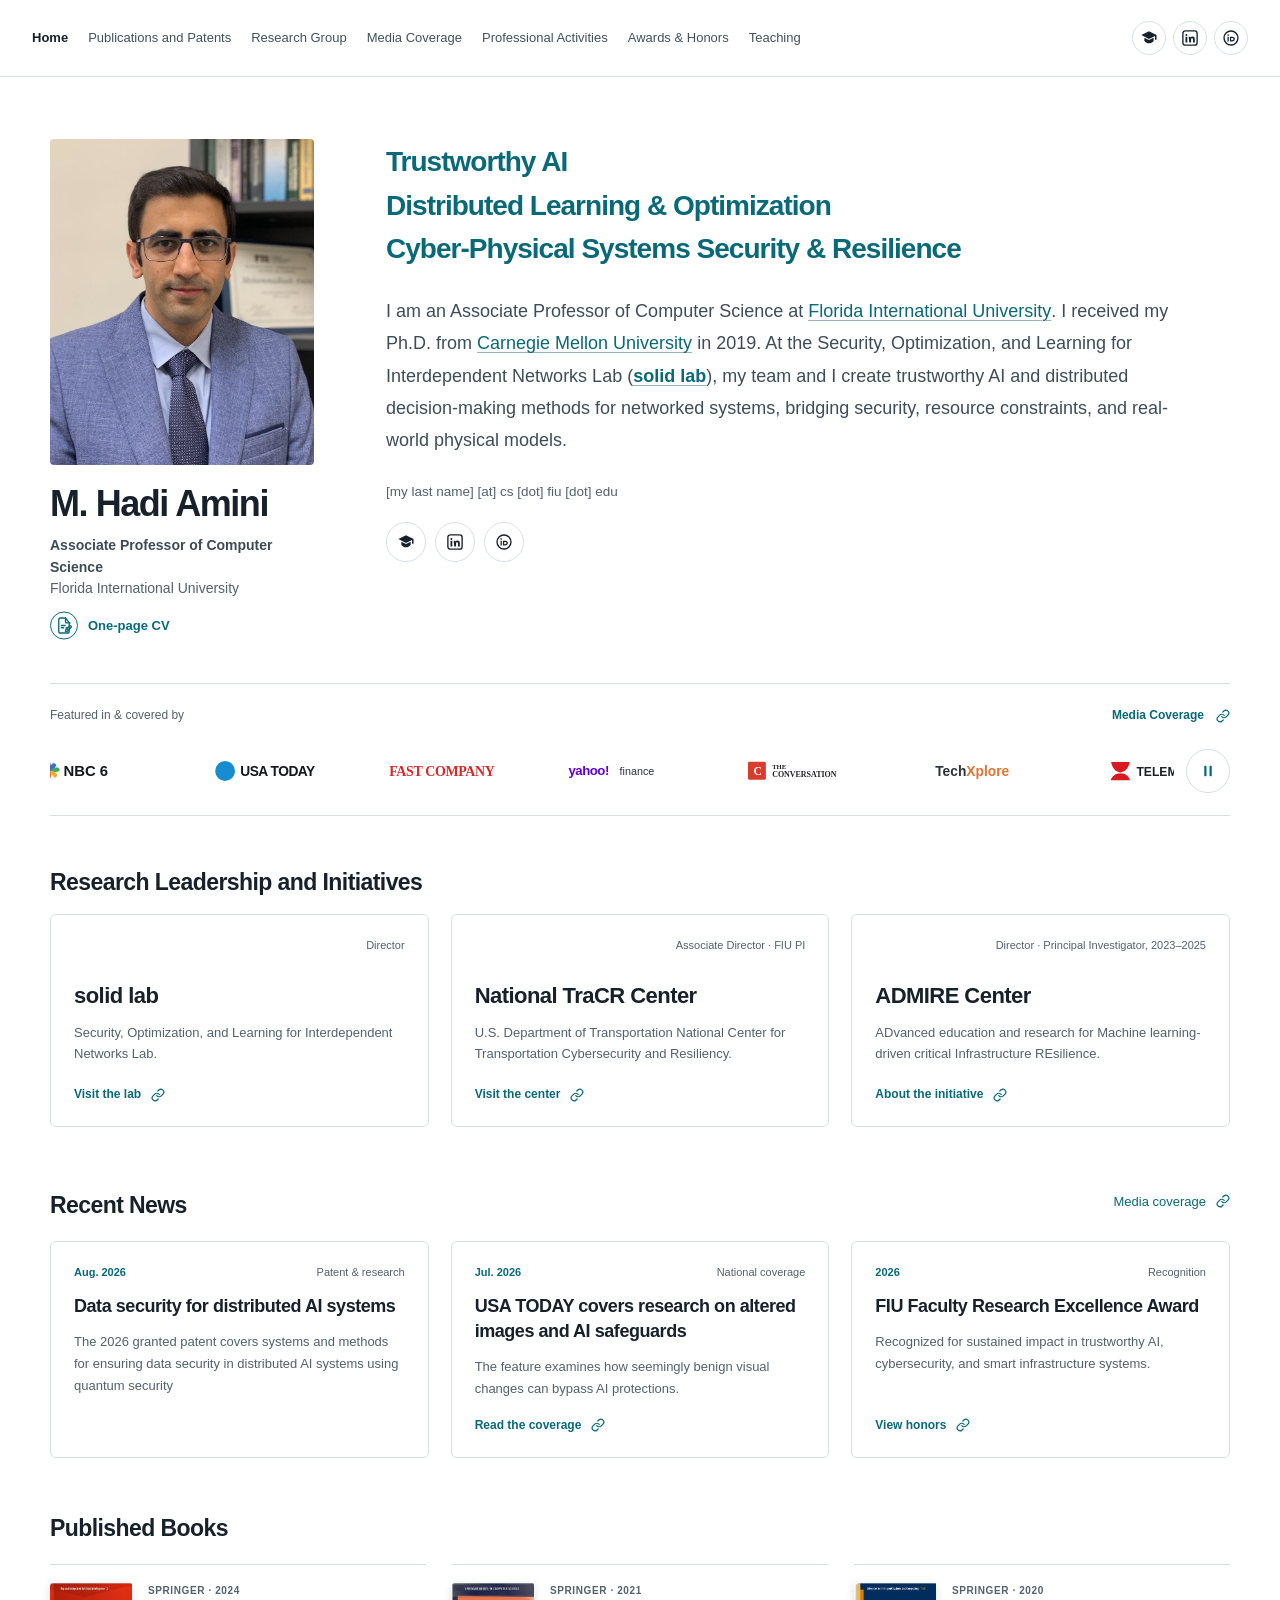
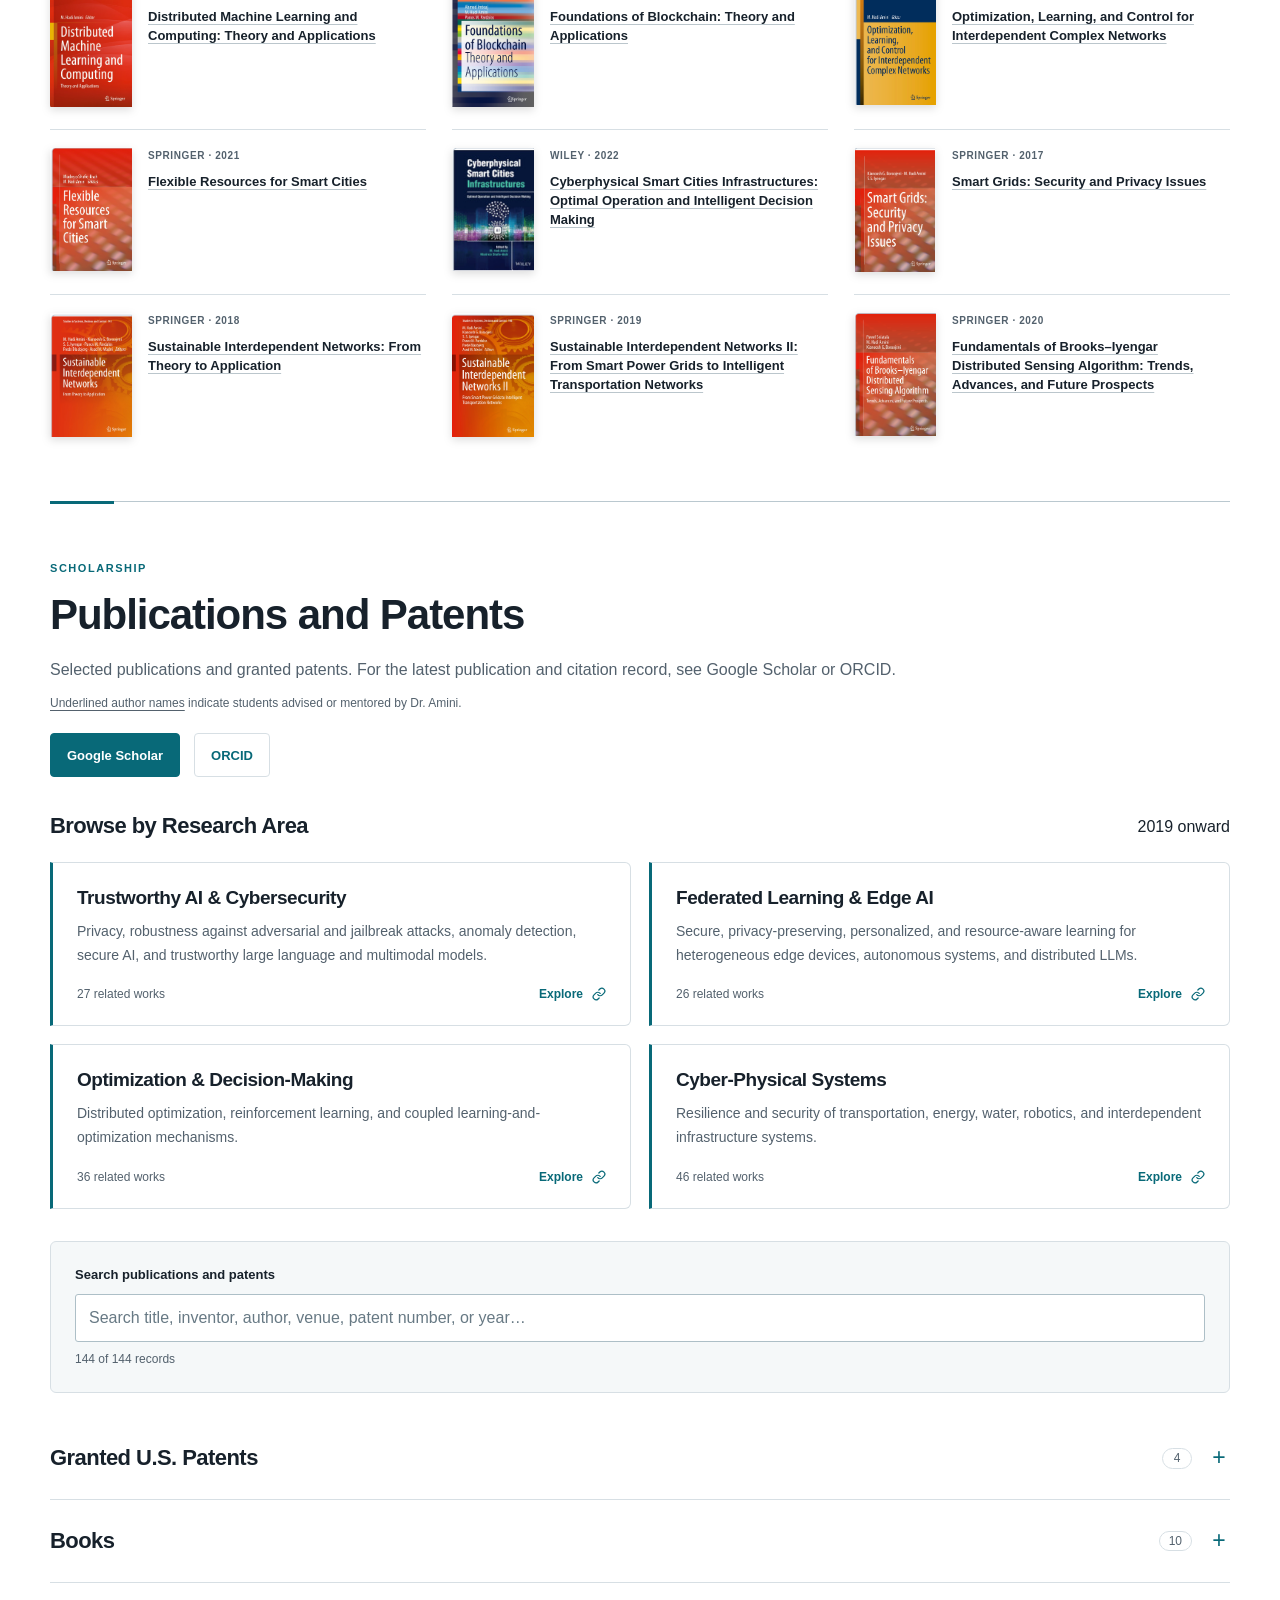
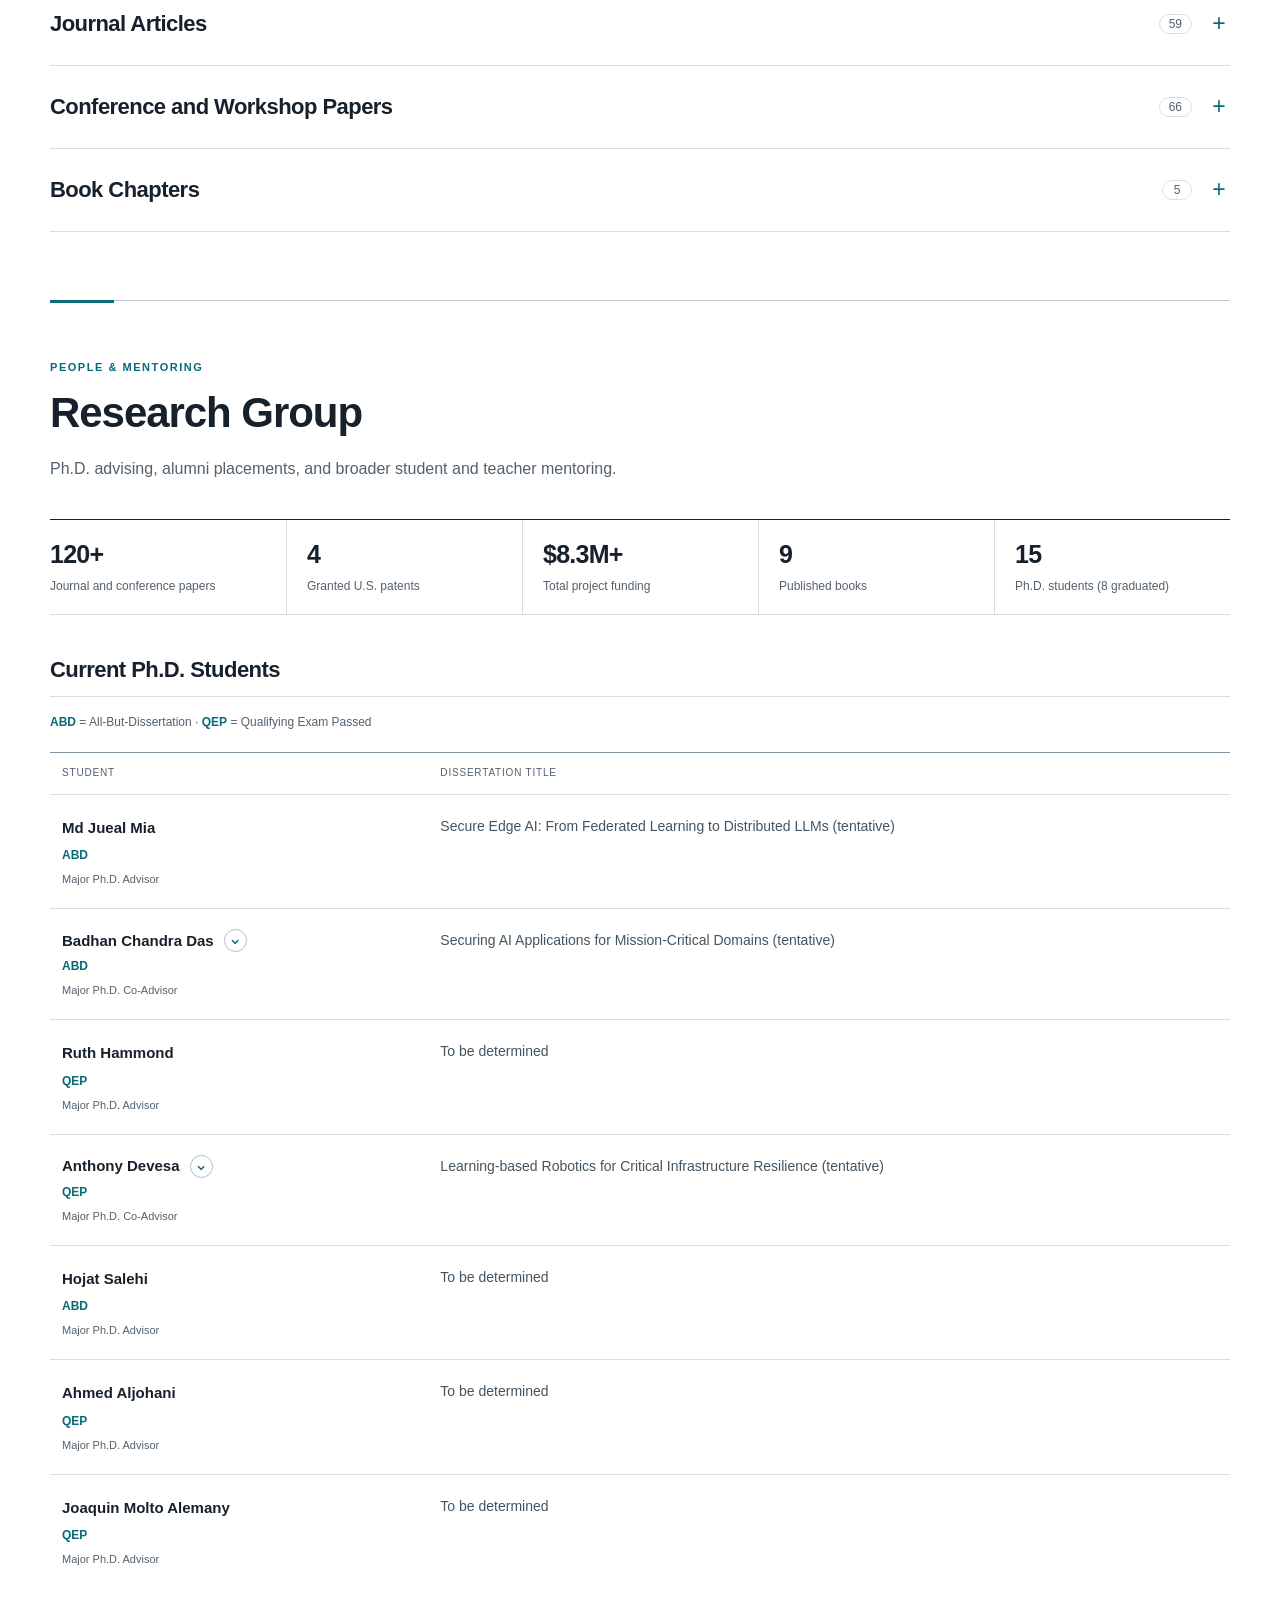
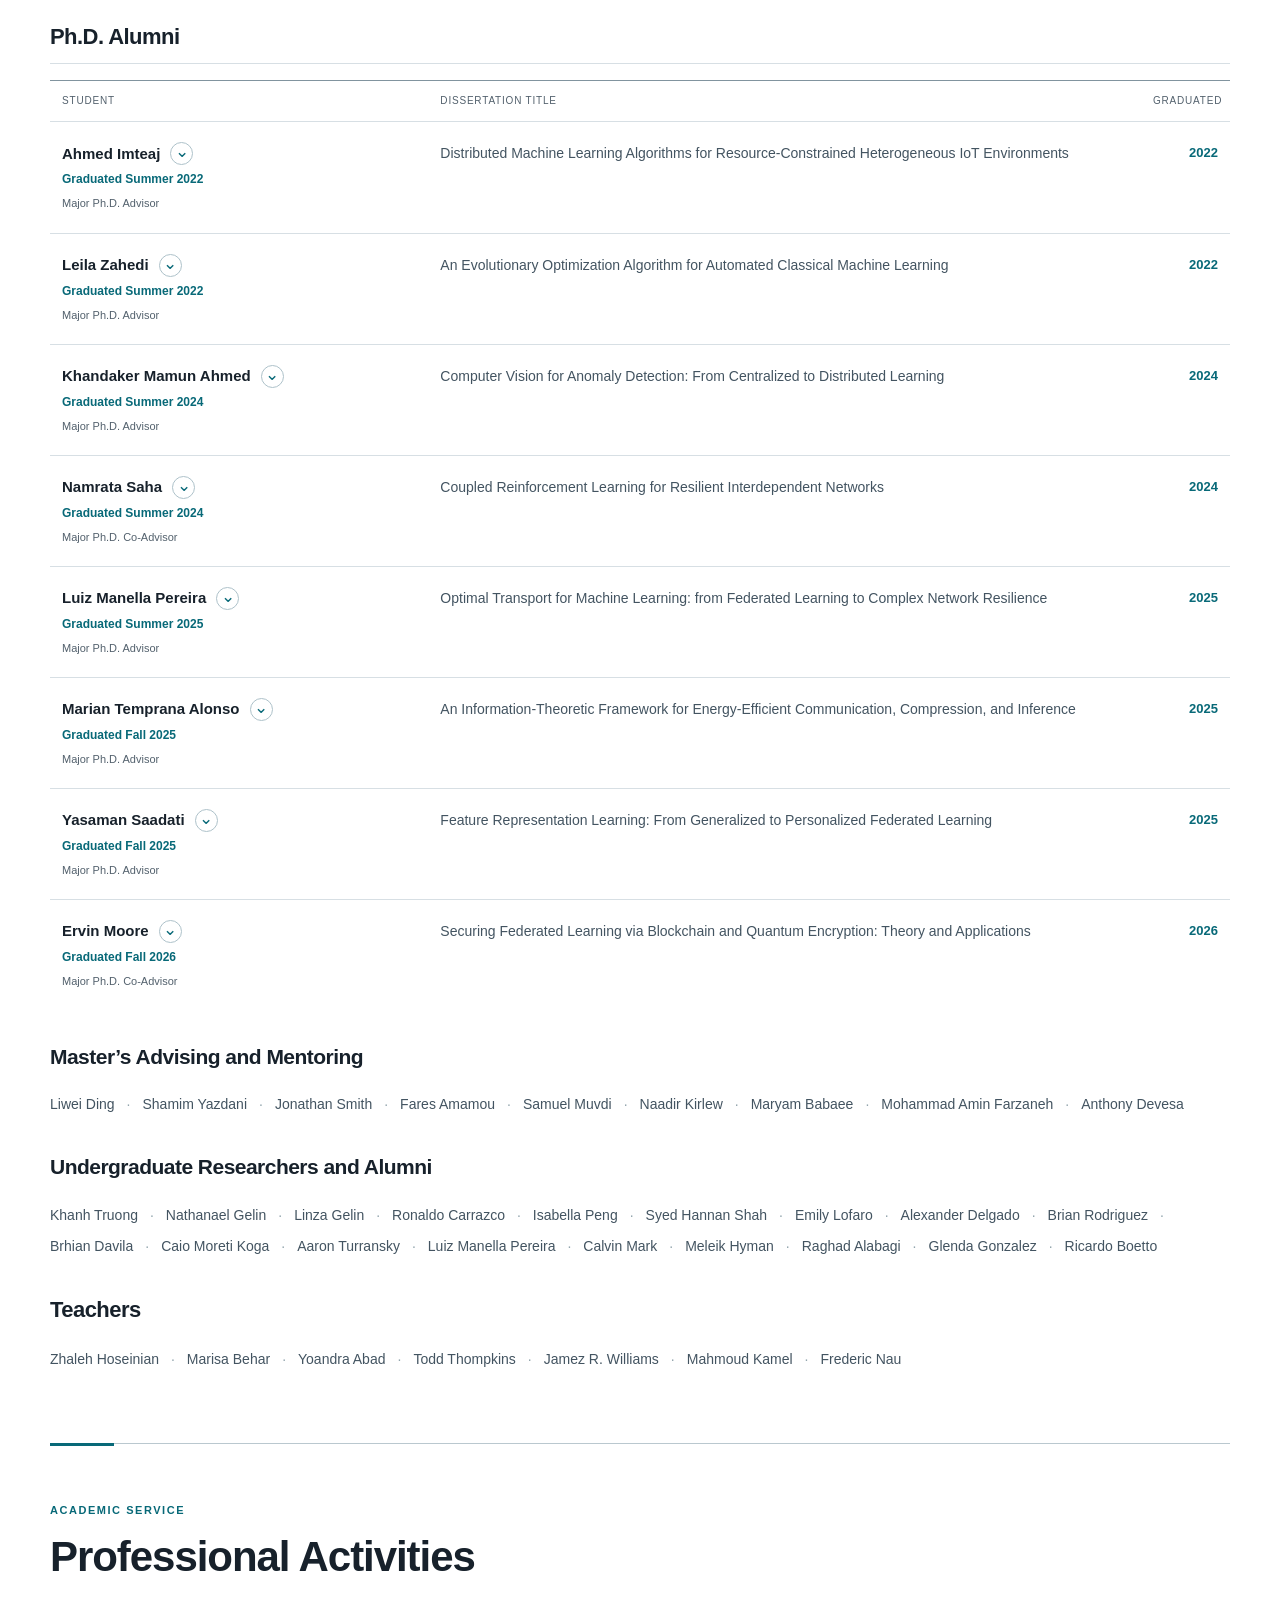
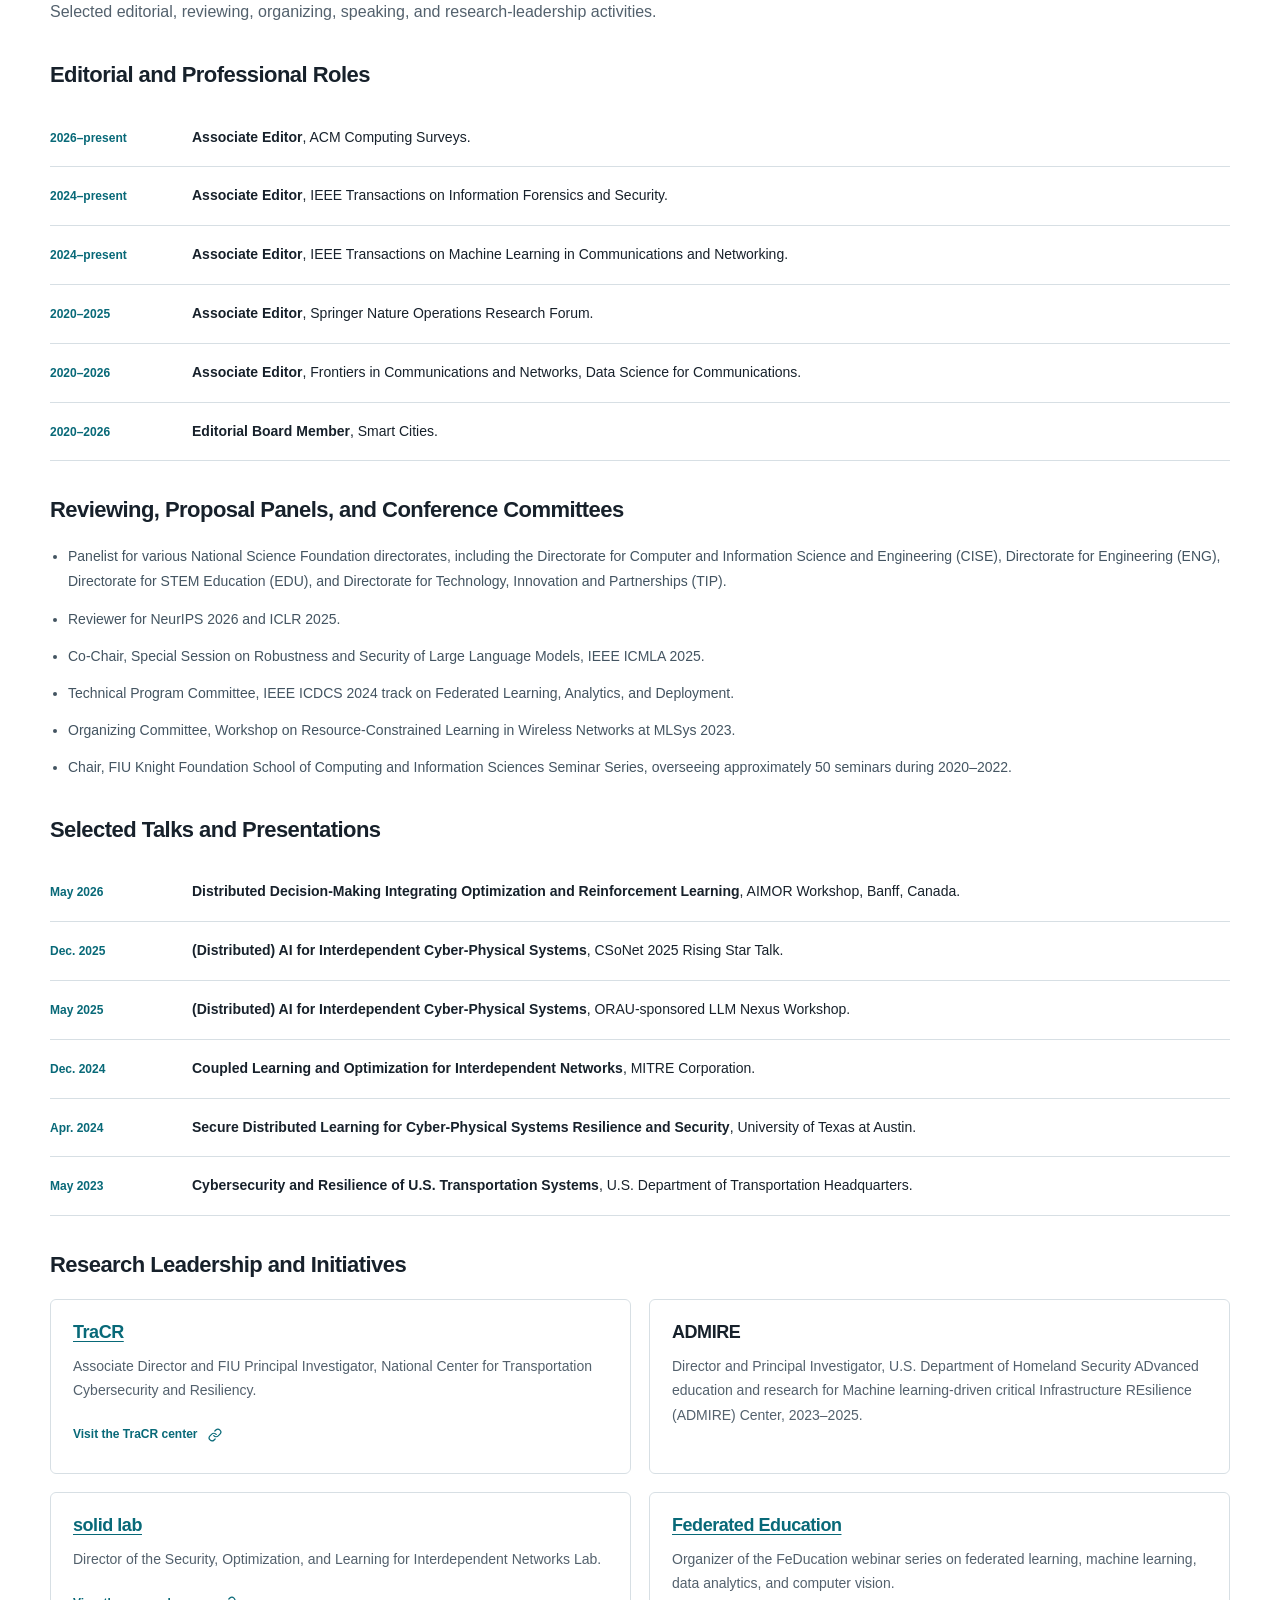
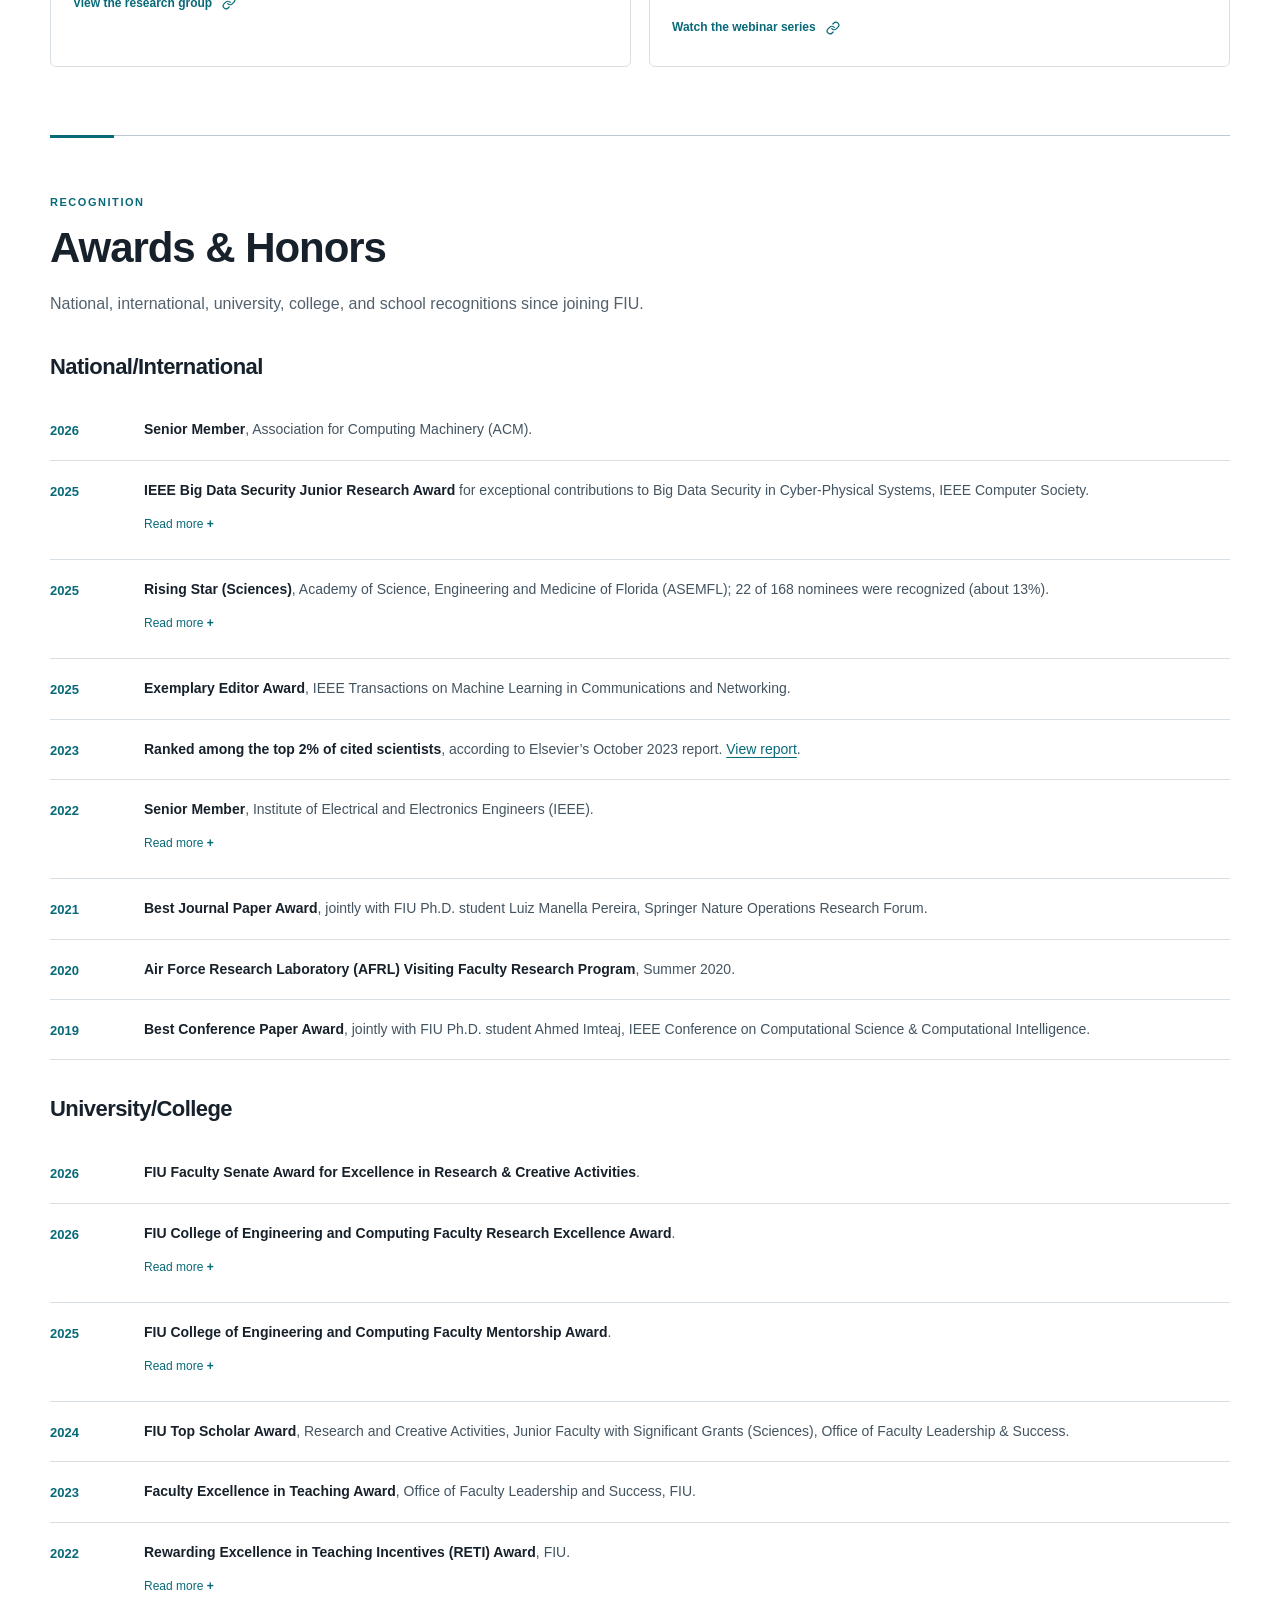
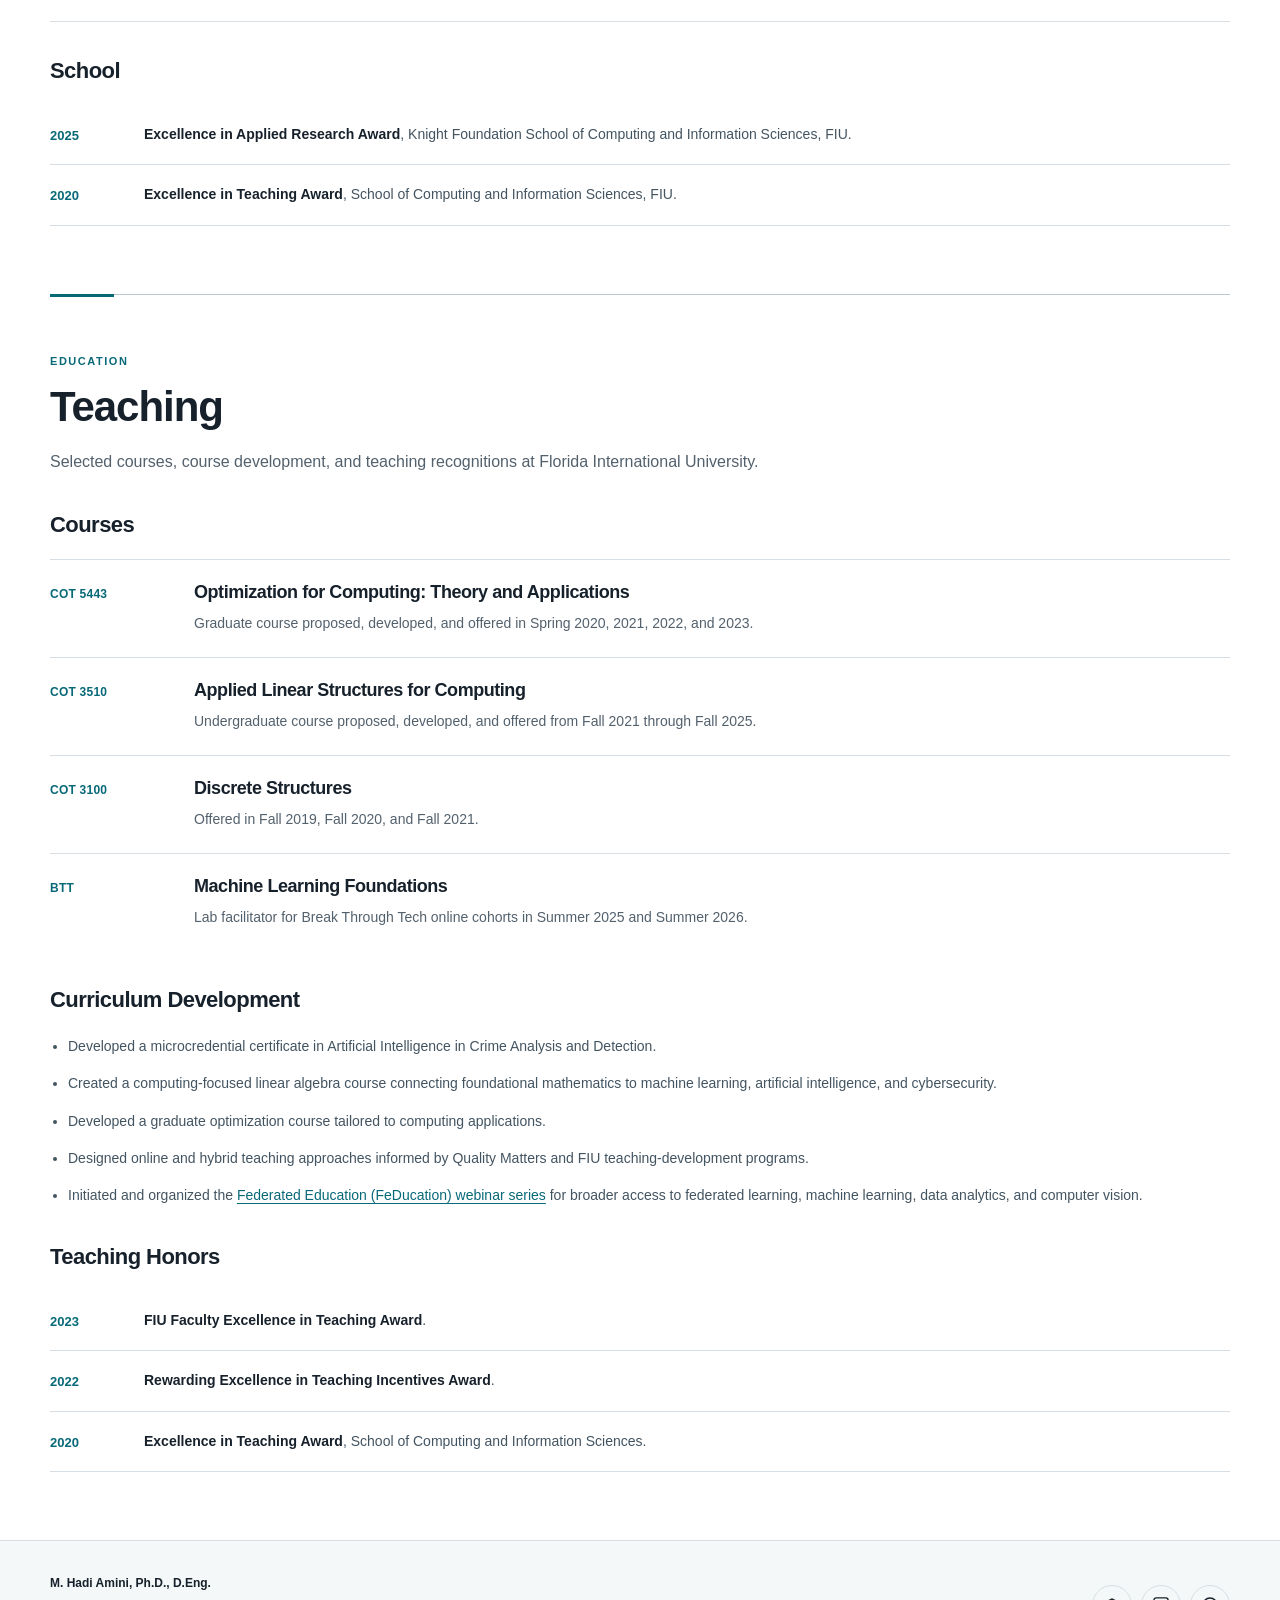
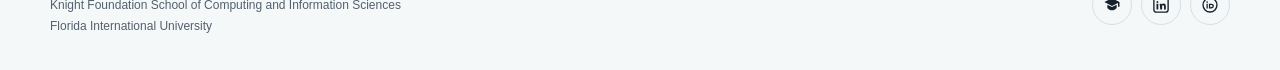
<file: index.html>
<!DOCTYPE html>

<html lang="en">
<head>
<meta charset="utf-8"/>
<meta content="width=device-width, initial-scale=1" name="viewport"/>
<meta content="Academic homepage of M. Hadi Amini: trustworthy AI, distributed learning and optimization, and cyber-physical systems security and resilience." name="description"/>
<meta content="#ffffff" name="theme-color"/>
<meta content="M. Hadi Amini | Academic Homepage" property="og:title"/>
<meta content="Academic homepage of M. Hadi Amini: trustworthy AI, distributed learning and optimization, and cyber-physical systems security and resilience." property="og:description"/>
<meta content="website" property="og:type"/>
<meta content="https://hadiamini.com/assets/img/hadi-amini.jpg" property="og:image"/>
<meta content="https://hadiamini.com/" property="og:url"/>
<title>M. Hadi Amini | Academic Homepage</title>
<link href="assets/img/favicon.svg" rel="icon" type="image/svg+xml"/><link href="assets/css/styles.css?v=publications-v7" rel="stylesheet"/>
<script defer="" src="assets/js/research-data.js?v=publications-v7"></script>
<script defer="" src="assets/js/main.js?v=publications-v7"></script>
<script type="application/ld+json">
{
  "@context": "https://schema.org",
  "@type": "Person",
  "name": "M. Hadi Amini",
  "jobTitle": "Associate Professor of Computer Science",
  "affiliation": {
    "@type": "CollegeOrUniversity",
    "name": "Florida International University"
  },
  "url": "https://hadiamini.com/",
  "sameAs": [
    "https://scholar.google.com/citations?hl=en&user=E84r_bUAAAAJ&view_op=list_works&sortby=pubdate",
    "https://www.linkedin.com/in/m-hadi-amini/",
    "https://orcid.org/0000-0002-2768-3601",
    "https://solid.cs.fiu.edu/"
  ]
}
</script>
</head>
<body class="onepage-layout" data-page="index.html">
<a class="skip-link" href="#main-content">Skip to main content</a>
<header class="site-header top-site-header">
<div class="top-header-inner"><a class="mobile-brand" href="#home">M. Hadi Amini</a>
<button aria-controls="primary-nav" aria-expanded="false" aria-label="Open navigation" class="nav-toggle" type="button"><span class="menu-label">Menu</span><span aria-hidden="true" class="menu-lines"></span></button>
<nav aria-label="Primary navigation" class="primary-nav top-primary-nav" id="primary-nav">
<div class="nav-inner"><a aria-current="location" class="active" data-section-link="" href="#home">Home</a><a data-section-link="" href="#publications">Publications and Patents</a><a data-section-link="" href="#research-group">Research Group</a><a href="media.html">Media Coverage</a><a data-section-link="" href="#professional-activities">Professional Activities</a><a data-section-link="" href="#awards">Awards &amp; Honors</a><a data-section-link="" href="#teaching">Teaching</a></div>
<div aria-label="Academic profiles" class="social-icon-links header-social-links">
<a aria-label="Google Scholar" class="social-icon-link" href="https://scholar.google.com/citations?hl=en&amp;user=E84r_bUAAAAJ&amp;view_op=list_works&amp;sortby=pubdate" rel="noopener noreferrer" target="_blank" title="Google Scholar"><svg aria-hidden="true" focusable="false" viewbox="0 0 24 24"><path d="M12 3 1.8 8.1 12 13.2l8-4v5.2h2V8.1L12 3Zm-6.2 8.5v4.4c1.7 2.1 4 3.1 6.2 3.1s4.5-1 6.2-3.1v-4.4L12 14.6l-6.2-3.1Z" fill="currentColor"></path></svg><span class="sr-only">Google Scholar</span></a>
<a aria-label="LinkedIn" class="social-icon-link" href="https://www.linkedin.com/in/m-hadi-amini/" rel="noopener noreferrer" target="_blank" title="LinkedIn"><svg aria-hidden="true" focusable="false" viewbox="0 0 24 24"><rect fill="none" height="19" rx="3.2" stroke="currentColor" stroke-width="1.8" width="19" x="2.5" y="2.5"></rect><circle cx="7.2" cy="8" fill="currentColor" r="1.25"></circle><path d="M6 10.4h2.4V18H6zm4.2 0h2.3v1.05h.04c.65-.98 1.66-1.45 2.8-1.45 2.6 0 3.08 1.7 3.08 3.95V18h-2.4v-3.58c0-.85-.02-1.95-1.2-1.95-1.2 0-1.38.93-1.38 1.89V18h-2.4z" fill="currentColor"></path></svg><span class="sr-only">LinkedIn</span></a>
<a aria-label="ORCID" class="social-icon-link" href="https://orcid.org/0000-0002-2768-3601" rel="noopener noreferrer" target="_blank" title="ORCID"><svg aria-hidden="true" focusable="false" viewbox="0 0 24 24"><circle cx="12" cy="12" fill="none" r="9.3" stroke="currentColor" stroke-width="1.8"></circle><circle cx="8.2" cy="8.1" fill="currentColor" r="1.1"></circle><path d="M7.35 10.4h1.7v6.1h-1.7zm3.2 0h2.85c2.25 0 3.75 1.2 3.75 3.05 0 1.87-1.5 3.05-3.75 3.05h-2.85v-6.1Zm1.7 1.45v3.2h1.05c1.35 0 2.1-.58 2.1-1.6 0-1-.75-1.6-2.1-1.6h-1.05Z" fill="currentColor"></path></svg><span class="sr-only">ORCID</span></a>
</div>
</nav>
</div>
</header>
<main class="page-shell onepage-main" id="main-content">
<section aria-labelledby="profile-name" class="profile-hero home-section" id="home">
<div class="profile-identity-card">
<figure class="profile-portrait-wrap"><img alt="M. Hadi Amini" class="profile-portrait" decoding="async" fetchpriority="high" height="1013" src="assets/img/hadi-amini.jpg" width="820"/></figure>
<div class="profile-caption">
<h1 id="profile-name">M. Hadi Amini</h1>
<p class="profile-role">Associate Professor of Computer Science<br/><span>Florida International University</span></p><p class="profile-cv-note"><a aria-label="One-page CV of M. Hadi Amini (opens in a new tab)" class="profile-cv-note-link" href="assets/docs/m-hadi-amini-one-page-cv.pdf" rel="noopener noreferrer" target="_blank"><span aria-hidden="true" class="profile-cv-note-icon"><svg aria-hidden="true" fill="none" focusable="false" viewbox="0 0 24 24" xmlns="http://www.w3.org/2000/svg">
<path d="M14 2H7.5C6.12 2 5 3.12 5 4.5v15C5 20.88 6.12 22 7.5 22h9c1.38 0 2.5-1.12 2.5-2.5V8.5L14 2Z" stroke="currentColor" stroke-linecap="round" stroke-linejoin="round" stroke-width="1.8"></path>
<path d="M14 2v5.5c0 .55.45 1 1 1H20" stroke="currentColor" stroke-linecap="round" stroke-linejoin="round" stroke-width="1.8"></path>
<path d="M8.5 12H13.5" stroke="currentColor" stroke-linecap="round" stroke-width="1.8"></path>
<path d="M8.5 15H11.5" stroke="currentColor" stroke-linecap="round" stroke-width="1.8"></path>
<path d="M14.8 14.9l3.3 3.3" stroke="currentColor" stroke-linecap="round" stroke-width="1.8"></path>
<path d="M13.9 19.6l.5-2.2 4.8-4.8a1.18 1.18 0 0 1 1.7 0l.5.5a1.18 1.18 0 0 1 0 1.7l-4.8 4.8-2.2.5Z" stroke="currentColor" stroke-linecap="round" stroke-linejoin="round" stroke-width="1.8"></path>
</svg></span><span>One-page CV</span></a></p>
</div>
</div>
<div class="profile-hero-copy">
<p class="eyebrow profile-keywords"><span>Trustworthy AI</span><span>Distributed Learning &amp; Optimization</span><span>Cyber-Physical Systems Security &amp; Resilience</span></p>
<p class="profile-intro">I am an Associate Professor of Computer Science at <a href="https://www.fiu.edu/" rel="noopener noreferrer" target="_blank">Florida International University</a>. I received my Ph.D. from <a href="https://www.cmu.edu/" rel="noopener noreferrer" target="_blank">Carnegie Mellon University</a> in 2019. At the Security, Optimization, and Learning for Interdependent Networks Lab (<a href="https://solid.cs.fiu.edu/" rel="noopener noreferrer" target="_blank"><strong>solid lab</strong></a>), my team and I create trustworthy AI and distributed decision-making methods for networked systems, bridging security, resource constraints, and real-world physical models.</p>
<div class="profile-contact-line"><span>[my last name] [at] cs [dot] fiu [dot] edu</span></div>
<div aria-label="Academic profiles" class="social-icon-links hero-social-links">
<a aria-label="Google Scholar" class="social-icon-link" href="https://scholar.google.com/citations?hl=en&amp;user=E84r_bUAAAAJ&amp;view_op=list_works&amp;sortby=pubdate" rel="noopener noreferrer" target="_blank" title="Google Scholar"><svg aria-hidden="true" focusable="false" viewbox="0 0 24 24"><path d="M12 3 1.8 8.1 12 13.2l8-4v5.2h2V8.1L12 3Zm-6.2 8.5v4.4c1.7 2.1 4 3.1 6.2 3.1s4.5-1 6.2-3.1v-4.4L12 14.6l-6.2-3.1Z" fill="currentColor"></path></svg><span class="sr-only">Google Scholar</span></a>
<a aria-label="LinkedIn" class="social-icon-link" href="https://www.linkedin.com/in/m-hadi-amini/" rel="noopener noreferrer" target="_blank" title="LinkedIn"><svg aria-hidden="true" focusable="false" viewbox="0 0 24 24"><rect fill="none" height="19" rx="3.2" stroke="currentColor" stroke-width="1.8" width="19" x="2.5" y="2.5"></rect><circle cx="7.2" cy="8" fill="currentColor" r="1.25"></circle><path d="M6 10.4h2.4V18H6zm4.2 0h2.3v1.05h.04c.65-.98 1.66-1.45 2.8-1.45 2.6 0 3.08 1.7 3.08 3.95V18h-2.4v-3.58c0-.85-.02-1.95-1.2-1.95-1.2 0-1.38.93-1.38 1.89V18h-2.4z" fill="currentColor"></path></svg><span class="sr-only">LinkedIn</span></a>
<a aria-label="ORCID" class="social-icon-link" href="https://orcid.org/0000-0002-2768-3601" rel="noopener noreferrer" target="_blank" title="ORCID"><svg aria-hidden="true" focusable="false" viewbox="0 0 24 24"><circle cx="12" cy="12" fill="none" r="9.3" stroke="currentColor" stroke-width="1.8"></circle><circle cx="8.2" cy="8.1" fill="currentColor" r="1.1"></circle><path d="M7.35 10.4h1.7v6.1h-1.7zm3.2 0h2.85c2.25 0 3.75 1.2 3.75 3.05 0 1.87-1.5 3.05-3.75 3.05h-2.85v-6.1Zm1.7 1.45v3.2h1.05c1.35 0 2.1-.58 2.1-1.6 0-1-.75-1.6-2.1-1.6h-1.05Z" fill="currentColor"></path></svg><span class="sr-only">ORCID</span></a>
</div>
</div>
</section><section aria-labelledby="home-media-ribbon-title" class="home-media-ribbon">
<div class="home-media-ribbon-head">
<p id="home-media-ribbon-title">Featured in &amp; covered by</p>
<a href="media.html">Media Coverage<span aria-hidden="true" class="link-glyph"><svg aria-hidden="true" class="ui-link-icon" fill="none" focusable="false" stroke="currentColor" stroke-linecap="round" stroke-linejoin="round" stroke-width="2.1" viewbox="0 0 24 24"><path d="M10 13a5 5 0 0 0 7.54.54l3-3a5 5 0 0 0-7.07-7.07l-1.72 1.71"></path><path d="M14 11a5 5 0 0 0-7.54-.54l-3 3a5 5 0 0 0 7.07 7.07l1.71-1.71"></path></svg></span></a>
</div>
<div class="home-media-ribbon-body">
<div aria-label="Selected media outlets" class="media-logo-marquee home-media-logo-marquee" role="region">
<div class="media-logo-track" id="home-media-logo-track"><div class="media-logo-set"><a class="media-logo-link" href="https://www.nbcmiami.com/news/local/innovation-on-6/fiu-team-uses-blockchain-to-protect-ai-systems-from-data-poisoning/3706014/" rel="noopener noreferrer" target="_blank"><img alt="NBC 6" decoding="async" height="90" loading="eager" src="assets/img/media/logos/nbc6.svg" width="380"/></a><a class="media-logo-link" href="https://www.usatoday.com/story/news/politics/2026/07/15/florida-study-tricks-ai-systems-with-altered-images-find-risks/90821035007/" rel="noopener noreferrer" target="_blank"><img alt="USA TODAY" decoding="async" height="90" loading="eager" src="assets/img/media/logos/usa-today.svg" width="380"/></a><a class="media-logo-link" href="https://www.fastcompany.com/91385632/ai-data-poisoning-blockchain" rel="noopener noreferrer" target="_blank"><img alt="Fast Company" decoding="async" height="90" loading="eager" src="assets/img/media/logos/fast-company.svg" width="380"/></a><a class="media-logo-link" href="https://finance.yahoo.com/technology/ai/articles/florida-international-university-researchers-reveal-203700012.html" rel="noopener noreferrer" target="_blank"><img alt="Yahoo Finance" decoding="async" height="90" loading="eager" src="assets/img/media/logos/yahoo-finance.svg" width="380"/></a><a class="media-logo-link" href="https://theconversation.com/how-poisoned-data-can-trick-ai-and-how-to-stop-it-256423" rel="noopener noreferrer" target="_blank"><img alt="The Conversation" decoding="async" height="90" loading="eager" src="assets/img/media/logos/the-conversation.svg" width="380"/></a><a class="media-logo-link" href="https://techxplore.com/news/2025-04-poisoned-ai-unleash-real-world.html" rel="noopener noreferrer" target="_blank"><img alt="Tech Xplore" decoding="async" height="90" loading="eager" src="assets/img/media/logos/techxplore.svg" width="380"/></a><a class="media-logo-link" href="https://app.criticalmention.com/app/#/clip/public/cd8e2ec4-804a-44af-90cf-67bf093ad204" rel="noopener noreferrer" target="_blank"><img alt="Telemundo 49" decoding="async" height="90" loading="eager" src="assets/img/media/logos/telemundo49.svg" width="380"/></a><a class="media-logo-link" href="https://news.fiu.edu/2025/how-poisoned-data-can-trick-ai-and-how-to-stop-it" rel="noopener noreferrer" target="_blank"><img alt="FIU News" decoding="async" height="90" loading="eager" src="assets/img/media/logos/fiu-news.svg" width="380"/></a><a class="media-logo-link" href="https://www.prnewswire.com/news-releases/researchers-develop-new-method-to-protect-ai-from-poisoned-data-attacks-302529266.html" rel="noopener noreferrer" target="_blank"><img alt="PR Newswire" decoding="async" height="90" loading="eager" src="assets/img/media/logos/pr-newswire.svg" width="380"/></a></div></div>
</div>
<button aria-controls="home-media-logo-track" aria-label="Pause media logo animation" class="media-motion-toggle" hidden="" title="Pause animation" type="button">
<svg aria-hidden="true" class="media-pause-icon" fill="currentColor" focusable="false" viewbox="0 0 24 24"><rect height="14" rx="1" width="3" x="7" y="5"></rect><rect height="14" rx="1" width="3" x="14" y="5"></rect></svg>
<svg aria-hidden="true" class="media-play-icon" fill="currentColor" focusable="false" hidden="" viewbox="0 0 24 24"><path d="M8 5.5a.8.8 0 0 1 1.2-.7l10 6.5a.8.8 0 0 1 0 1.4l-10 6.5a.8.8 0 0 1-1.2-.7z"></path></svg>
</button>
</div>
</section>
<div class="home-flow"><section aria-labelledby="leadership-heading" class="home-section home-leadership">
<div class="section-heading-row section-heading-row-quiet">
<h2 id="leadership-heading">Research Leadership and Initiatives</h2>
</div>
<div class="leadership-grid">
<a class="leadership-card" href="https://solid.cs.fiu.edu/" rel="noopener noreferrer" target="_blank">
<span class="leadership-card-top"><span class="leadership-role">Director</span></span>
<h3>solid lab</h3>
<p>Security, Optimization, and Learning for Interdependent Networks Lab.</p>
<span class="card-link-label">Visit the lab <span aria-hidden="true" class="link-cue link-cue-external"><svg aria-hidden="true" class="ui-link-icon" fill="none" focusable="false" stroke="currentColor" stroke-linecap="round" stroke-linejoin="round" stroke-width="2.1" viewbox="0 0 24 24"><path d="M10 13a5 5 0 0 0 7.54.54l3-3a5 5 0 0 0-7.07-7.07l-1.72 1.71"></path><path d="M14 11a5 5 0 0 0-7.54-.54l-3 3a5 5 0 0 0 7.07 7.07l1.71-1.71"></path></svg></span></span>
</a>
<a class="leadership-card" href="https://www.clemson.edu/cecas/tracr/" rel="noopener noreferrer" target="_blank">
<span class="leadership-card-top"><span class="leadership-role">Associate Director · FIU PI</span></span>
<h3>National TraCR Center</h3>
<p>U.S. Department of Transportation National Center for Transportation Cybersecurity and Resiliency.</p>
<span class="card-link-label">Visit the center <span aria-hidden="true" class="link-cue link-cue-external"><svg aria-hidden="true" class="ui-link-icon" fill="none" focusable="false" stroke="currentColor" stroke-linecap="round" stroke-linejoin="round" stroke-width="2.1" viewbox="0 0 24 24"><path d="M10 13a5 5 0 0 0 7.54.54l3-3a5 5 0 0 0-7.07-7.07l-1.72 1.71"></path><path d="M14 11a5 5 0 0 0-7.54-.54l-3 3a5 5 0 0 0 7.07 7.07l1.71-1.71"></path></svg></span></span>
</a>
<a class="leadership-card" href="https://news.fiu.edu/2023/researchers-to-use-machine-learning-to-ensure-critical-infrastructure-resilience-and-cybersecurity-in-new-center-funded-by-the-department-of-homeland-security" rel="noopener noreferrer" target="_blank">
<span class="leadership-card-top"><span class="leadership-role">Director · Principal Investigator, 2023–2025</span></span>
<h3>ADMIRE Center</h3>
<p>ADvanced education and research for Machine learning-driven critical Infrastructure REsilience.</p>
<span class="card-link-label">About the initiative <span aria-hidden="true" class="link-cue link-cue-external"><svg aria-hidden="true" class="ui-link-icon" fill="none" focusable="false" stroke="currentColor" stroke-linecap="round" stroke-linejoin="round" stroke-width="2.1" viewbox="0 0 24 24"><path d="M10 13a5 5 0 0 0 7.54.54l3-3a5 5 0 0 0-7.07-7.07l-1.72 1.71"></path><path d="M14 11a5 5 0 0 0-7.54-.54l-3 3a5 5 0 0 0 7.07 7.07l1.71-1.71"></path></svg></span></span>
</a>
</div>
</section><section aria-labelledby="recent-news-heading" class="home-section home-news" id="recent-news">
<div class="section-heading-row">
<h2 id="recent-news-heading">Recent News</h2>
<a class="section-heading-link" href="media.html"><span>Media coverage</span><span aria-hidden="true" class="link-cue link-cue-internal"><svg aria-hidden="true" class="ui-link-icon" fill="none" focusable="false" stroke="currentColor" stroke-linecap="round" stroke-linejoin="round" stroke-width="2.1" viewbox="0 0 24 24"><path d="M10 13a5 5 0 0 0 7.54.54l3-3a5 5 0 0 0-7.07-7.07l-1.72 1.71"></path><path d="M14 11a5 5 0 0 0-7.54-.54l-3 3a5 5 0 0 0 7.07 7.07l1.71-1.71"></path></svg></span></a>
</div>
<div class="home-news-grid">
<a class="home-news-card" href="#publications">
<span class="news-card-top"><time datetime="2026-08">Aug. 2026</time><span class="news-label">Patent &amp; research</span></span>
<h3>Data security for distributed AI systems</h3>
<p>The 2026 granted patent covers systems and methods for ensuring data security in distributed AI systems using quantum security</p>
</a>
<a class="home-news-card" href="https://www.usatoday.com/story/news/politics/2026/07/15/florida-study-tricks-ai-systems-with-altered-images-find-risks/90821035007/" rel="noopener noreferrer" target="_blank">
<span class="news-card-top"><time datetime="2026-07">Jul. 2026</time><span class="news-label">National coverage</span></span>
<h3>USA TODAY covers research on altered images and AI safeguards</h3>
<p>The feature examines how seemingly benign visual changes can bypass AI protections.</p>
<span class="card-link-label">Read the coverage <span aria-hidden="true" class="link-cue link-cue-external"><svg aria-hidden="true" class="ui-link-icon" fill="none" focusable="false" stroke="currentColor" stroke-linecap="round" stroke-linejoin="round" stroke-width="2.1" viewbox="0 0 24 24"><path d="M10 13a5 5 0 0 0 7.54.54l3-3a5 5 0 0 0-7.07-7.07l-1.72 1.71"></path><path d="M14 11a5 5 0 0 0-7.54-.54l-3 3a5 5 0 0 0 7.07 7.07l1.71-1.71"></path></svg></span></span>
</a>
<a class="home-news-card" href="#awards">
<span class="news-card-top"><time datetime="2026">2026</time><span class="news-label">Recognition</span></span>
<h3>FIU Faculty Research Excellence Award</h3>
<p>Recognized for sustained impact in trustworthy AI, cybersecurity, and smart infrastructure systems.</p>
<span class="card-link-label">View honors <span aria-hidden="true" class="link-cue link-cue-internal"><svg aria-hidden="true" class="ui-link-icon" fill="none" focusable="false" stroke="currentColor" stroke-linecap="round" stroke-linejoin="round" stroke-width="2.1" viewbox="0 0 24 24"><path d="M10 13a5 5 0 0 0 7.54.54l3-3a5 5 0 0 0-7.07-7.07l-1.72 1.71"></path><path d="M14 11a5 5 0 0 0-7.54-.54l-3 3a5 5 0 0 0 7.07 7.07l1.71-1.71"></path></svg></span></span>
</a>
</div>
</section><section aria-labelledby="published-books-heading" class="section-block books-section" id="books">
<div class="section-heading-row">
<h2 id="published-books-heading">Published Books</h2>
</div>
<div class="book-grid"><article class="book-card">
<a aria-label="View Distributed Machine Learning and Computing: Theory and Applications at Springer" class="book-cover-link" href="https://link.springer.com/book/10.1007/978-3-031-57567-9" rel="noopener noreferrer" target="_blank">
<span class="book-cover-frame">
<img alt="Cover of Distributed Machine Learning and Computing: Theory and Applications" decoding="async" height="336" loading="lazy" src="assets/img/books/distributed-ml-2024.png" width="222"/>
</span>
</a>
<div class="book-card-body">
<p class="book-publisher">Springer · 2024</p>
<h3><a href="https://link.springer.com/book/10.1007/978-3-031-57567-9" rel="noopener noreferrer" target="_blank">Distributed Machine Learning and Computing: Theory and Applications</a></h3>
</div>
</article><article class="book-card">
<a aria-label="View Foundations of Blockchain: Theory and Applications at Springer" class="book-cover-link" href="https://link.springer.com/book/10.1007/978-3-030-75025-1" rel="noopener noreferrer" target="_blank">
<span class="book-cover-frame">
<img alt="Cover of Foundations of Blockchain: Theory and Applications" decoding="async" height="334" loading="lazy" src="assets/img/books/foundations-blockchain-2021.png" width="222"/>
</span>
</a>
<div class="book-card-body">
<p class="book-publisher">Springer · 2021</p>
<h3><a href="https://link.springer.com/book/10.1007/978-3-030-75025-1" rel="noopener noreferrer" target="_blank">Foundations of Blockchain: Theory and Applications</a></h3>
</div>
</article><article class="book-card">
<a aria-label="View Optimization, Learning, and Control for Interdependent Complex Networks at Springer" class="book-cover-link" href="https://link.springer.com/book/10.1007/978-3-030-34094-0" rel="noopener noreferrer" target="_blank">
<span class="book-cover-frame">
<img alt="Cover of Optimization, Learning, and Control for Interdependent Complex Networks" decoding="async" height="334" loading="lazy" src="assets/img/books/optimization-learning-control-2020.png" width="225"/>
</span>
</a>
<div class="book-card-body">
<p class="book-publisher">Springer · 2020</p>
<h3><a href="https://link.springer.com/book/10.1007/978-3-030-34094-0" rel="noopener noreferrer" target="_blank">Optimization, Learning, and Control for Interdependent Complex Networks</a></h3>
</div>
</article><article class="book-card">
<a aria-label="View Flexible Resources for Smart Cities at Springer" class="book-cover-link" href="https://link.springer.com/book/10.1007/978-3-030-82796-0" rel="noopener noreferrer" target="_blank">
<span class="book-cover-frame">
<img alt="Cover of Flexible Resources for Smart Cities" decoding="async" height="336" loading="lazy" src="assets/img/books/flexible-resources-2021.png" width="225"/>
</span>
</a>
<div class="book-card-body">
<p class="book-publisher">Springer · 2021</p>
<h3><a href="https://link.springer.com/book/10.1007/978-3-030-82796-0" rel="noopener noreferrer" target="_blank">Flexible Resources for Smart Cities</a></h3>
</div>
</article><article class="book-card">
<a aria-label="View Cyberphysical Smart Cities Infrastructures: Optimal Operation and Intelligent Decision Making at Wiley" class="book-cover-link" href="https://www.wiley.com/en-mx/cyberphysical-smart-cities-infrastructures-optimal-operation-and-intelligent-decision-making-p-9781119748304" rel="noopener noreferrer" target="_blank">
<span class="book-cover-frame">
<img alt="Cover of Cyberphysical Smart Cities Infrastructures: Optimal Operation and Intelligent Decision Making" decoding="async" height="336" loading="lazy" src="assets/img/books/cyberphysical-smart-cities-2022.png" width="224"/>
</span>
</a>
<div class="book-card-body">
<p class="book-publisher">Wiley · 2022</p>
<h3><a href="https://www.wiley.com/en-mx/cyberphysical-smart-cities-infrastructures-optimal-operation-and-intelligent-decision-making-p-9781119748304" rel="noopener noreferrer" target="_blank">Cyberphysical Smart Cities Infrastructures: Optimal Operation and Intelligent Decision Making</a></h3>
</div>
</article><article class="book-card">
<a aria-label="View Smart Grids: Security and Privacy Issues at Springer" class="book-cover-link" href="https://link.springer.com/book/10.1007/978-3-319-45050-6" rel="noopener noreferrer" target="_blank">
<span class="book-cover-frame">
<img alt="Cover of Smart Grids: Security and Privacy Issues" decoding="async" height="331" loading="lazy" src="assets/img/books/smart-grids-2017.png" width="216"/>
</span>
</a>
<div class="book-card-body">
<p class="book-publisher">Springer · 2017</p>
<h3><a href="https://link.springer.com/book/10.1007/978-3-319-45050-6" rel="noopener noreferrer" target="_blank">Smart Grids: Security and Privacy Issues</a></h3>
</div>
</article><article class="book-card">
<a aria-label="View Sustainable Interdependent Networks: From Theory to Application at Springer" class="book-cover-link" href="https://link.springer.com/book/10.1007/978-3-319-74412-4" rel="noopener noreferrer" target="_blank">
<span class="book-cover-frame">
<img alt="Cover of Sustainable Interdependent Networks: From Theory to Application" decoding="async" height="339" loading="lazy" src="assets/img/books/sustainable-networks-2018.png" width="224"/>
</span>
</a>
<div class="book-card-body">
<p class="book-publisher">Springer · 2018</p>
<h3><a href="https://link.springer.com/book/10.1007/978-3-319-74412-4" rel="noopener noreferrer" target="_blank">Sustainable Interdependent Networks: From Theory to Application</a></h3>
</div>
</article><article class="book-card">
<a aria-label="View Sustainable Interdependent Networks II: From Smart Power Grids to Intelligent Transportation Networks at Springer" class="book-cover-link" href="https://link.springer.com/book/10.1007/978-3-319-98923-5" rel="noopener noreferrer" target="_blank">
<span class="book-cover-frame">
<img alt="Cover of Sustainable Interdependent Networks II: From Smart Power Grids to Intelligent Transportation Networks" decoding="async" height="339" loading="lazy" src="assets/img/books/sustainable-networks-ii-2019.png" width="222"/>
</span>
</a>
<div class="book-card-body">
<p class="book-publisher">Springer · 2019</p>
<h3><a href="https://link.springer.com/book/10.1007/978-3-319-98923-5" rel="noopener noreferrer" target="_blank">Sustainable Interdependent Networks II: From Smart Power Grids to Intelligent Transportation Networks</a></h3>
</div>
</article><article class="book-card">
<a aria-label="View Fundamentals of Brooks–Iyengar Distributed Sensing Algorithm: Trends, Advances, and Future Prospects at Springer" class="book-cover-link" href="https://link.springer.com/book/10.1007/978-3-030-33132-0" rel="noopener noreferrer" target="_blank">
<span class="book-cover-frame">
<img alt="Cover of Fundamentals of Brooks–Iyengar Distributed Sensing Algorithm: Trends, Advances, and Future Prospects" decoding="async" height="335" loading="lazy" src="assets/img/books/brooks-iyengar-2020.png" width="224"/>
</span>
</a>
<div class="book-card-body">
<p class="book-publisher">Springer · 2020</p>
<h3><a href="https://link.springer.com/book/10.1007/978-3-030-33132-0" rel="noopener noreferrer" target="_blank">Fundamentals of Brooks–Iyengar Distributed Sensing Algorithm: Trends, Advances, and Future Prospects</a></h3>
</div>
</article></div>
</section></div>
<section aria-labelledby="publications-title" class="one-page-section" id="publications">
<div class="onepage-section-header"><p class="eyebrow">Scholarship</p><h2 id="publications-title">Publications and Patents</h2><p>Selected publications and granted patents. For the latest publication and citation record, see Google Scholar or ORCID.</p><p class="student-author-note"><span class="student-author">Underlined author names</span> indicate students advised or mentored by Dr. Amini.</p><div class="button-row">
<a class="button primary" href="https://scholar.google.com/citations?hl=en&amp;user=E84r_bUAAAAJ&amp;view_op=list_works&amp;sortby=pubdate" rel="noopener noreferrer" target="_blank">Google Scholar</a>
<a class="button" href="https://orcid.org/0000-0002-2768-3601" rel="noopener noreferrer" target="_blank">ORCID</a>
</div></div><section aria-labelledby="browse-area-heading" class="section-block publication-area-explorer">
<div class="section-heading-row">
<h3 id="browse-area-heading">Browse by Research Area</h3>
<span>2019 onward</span>
</div>
<div class="research-grid research-explorer-grid"><a aria-haspopup="dialog" class="research-area-card" data-research-area="trustworthy" href="#publications"><div class="research-area-card-copy"><h4>Trustworthy AI &amp; Cybersecurity</h4><p>Privacy, robustness against adversarial and jailbreak attacks, anomaly detection, secure AI, and trustworthy large language and multimodal models.</p></div><span class="research-area-card-meta"><span>27 related works</span><span aria-hidden="true" class="research-area-card-action">Explore <span aria-hidden="true" class="link-glyph"><svg aria-hidden="true" class="ui-link-icon" fill="none" focusable="false" stroke="currentColor" stroke-linecap="round" stroke-linejoin="round" stroke-width="2.1" viewbox="0 0 24 24"><path d="M10 13a5 5 0 0 0 7.54.54l3-3a5 5 0 0 0-7.07-7.07l-1.72 1.71"></path><path d="M14 11a5 5 0 0 0-7.54-.54l-3 3a5 5 0 0 0 7.07 7.07l1.71-1.71"></path></svg></span></span></span></a><a aria-haspopup="dialog" class="research-area-card" data-research-area="federated" href="#publications"><div class="research-area-card-copy"><h4>Federated Learning &amp; Edge AI</h4><p>Secure, privacy-preserving, personalized, and resource-aware learning for heterogeneous edge devices, autonomous systems, and distributed LLMs.</p></div><span class="research-area-card-meta"><span>26 related works</span><span aria-hidden="true" class="research-area-card-action">Explore <span aria-hidden="true" class="link-glyph"><svg aria-hidden="true" class="ui-link-icon" fill="none" focusable="false" stroke="currentColor" stroke-linecap="round" stroke-linejoin="round" stroke-width="2.1" viewbox="0 0 24 24"><path d="M10 13a5 5 0 0 0 7.54.54l3-3a5 5 0 0 0-7.07-7.07l-1.72 1.71"></path><path d="M14 11a5 5 0 0 0-7.54-.54l-3 3a5 5 0 0 0 7.07 7.07l1.71-1.71"></path></svg></span></span></span></a><a aria-haspopup="dialog" class="research-area-card" data-research-area="optimization" href="#publications"><div class="research-area-card-copy"><h4>Optimization &amp; Decision-Making</h4><p>Distributed optimization, reinforcement learning, and coupled learning-and-optimization mechanisms.</p></div><span class="research-area-card-meta"><span>36 related works</span><span aria-hidden="true" class="research-area-card-action">Explore <span aria-hidden="true" class="link-glyph"><svg aria-hidden="true" class="ui-link-icon" fill="none" focusable="false" stroke="currentColor" stroke-linecap="round" stroke-linejoin="round" stroke-width="2.1" viewbox="0 0 24 24"><path d="M10 13a5 5 0 0 0 7.54.54l3-3a5 5 0 0 0-7.07-7.07l-1.72 1.71"></path><path d="M14 11a5 5 0 0 0-7.54-.54l-3 3a5 5 0 0 0 7.07 7.07l1.71-1.71"></path></svg></span></span></span></a><a aria-haspopup="dialog" class="research-area-card" data-research-area="cps" href="#publications"><div class="research-area-card-copy"><h4>Cyber-Physical Systems</h4><p>Resilience and security of transportation, energy, water, robotics, and interdependent infrastructure systems.</p></div><span class="research-area-card-meta"><span>46 related works</span><span aria-hidden="true" class="research-area-card-action">Explore <span aria-hidden="true" class="link-glyph"><svg aria-hidden="true" class="ui-link-icon" fill="none" focusable="false" stroke="currentColor" stroke-linecap="round" stroke-linejoin="round" stroke-width="2.1" viewbox="0 0 24 24"><path d="M10 13a5 5 0 0 0 7.54.54l3-3a5 5 0 0 0-7.07-7.07l-1.72 1.71"></path><path d="M14 11a5 5 0 0 0-7.54-.54l-3 3a5 5 0 0 0 7.07 7.07l1.71-1.71"></path></svg></span></span></span></a></div>
</section><section aria-label="Publication filters" class="publication-tools">
<label for="publication-search">Search publications and patents</label>
<input autocomplete="off" id="publication-search" placeholder="Search title, inventor, author, venue, patent number, or year…" type="search"/>
<p aria-live="polite" id="publication-count">144 records</p>
</section><section class="section-block publication-section patent-section"><details class="publication-disclosure"><summary><h3>Granted U.S. Patents<span aria-label="4 records" class="record-count">4</span></h3></summary><ol class="publication-list patent-list"><li class="pub-item" data-category="patents"><strong>M. Hadi Amini</strong>, Naphtali D. Rishe, <span class="student-author">Khandaker Mamun Ahmed</span>; Assignee: The Florida International University Board of Trustees; “Anomalous activity recognition in videos”, Patent No. US11875566B1, Jan. 16, 2024. U.S. Patent and Trademark Office (USPTO). (Application Granted)</li><li class="pub-item" data-category="patents"><span class="student-author">Liwei Ding</span>, <strong>M. Hadi Amini</strong>, “Systems and methods for privacy-aware weapon anomaly detection via integrated object recognition and skeletal motion analysis,” Patent No. US-12462609-B1, Nov. 4, 2025. U.S. Patent and Trademark Office (USPTO). (Application Granted)</li><li class="pub-item" data-category="patents"><span class="student-author">Namrata Saha</span>, Shabnam Rezapour, and <strong>M. Hadi Amini</strong>, “Systems and methods for advancing the restoration process for interdependent critical infrastructures”, Patent No. US-12688476-B1, Jul. 21, 2026. U.S. Patent and Trademark Office (USPTO). (Application Granted)</li><li class="pub-item" data-category="patents"><strong>M. Hadi Amini</strong>, <span class="student-author">Ervin Moore</span>, and Shabnam Rezapour, “Systems and methods for ensuring data security”, Patent No. US-12717937-B1, Aug. 25, 2026. U.S. Patent and Trademark Office (USPTO). (Application Granted)</li></ol></details></section><section class="section-block publication-section"><details class="publication-disclosure"><summary><h3>Books<span aria-label="10 records" class="record-count">10</span></h3></summary>
<ol class="publication-list"><li class="pub-item" data-category="books"><strong>M. Hadi Amini</strong>, Kemal Akkaya, and Mashrur Chowdhury (Editors), “Artificial Intelligence for Cyber-physical Systems Security and Resilience: Theory and Applications in Smart Environments”. Under Preparation (Tentative Publication Date: 2026)</li>
<li class="pub-item" data-category="books"><strong>M. Hadi Amini</strong> (Editor), “Distributed Machine Learning and Computing - Theory and Applications”, Springer, 2024. <a class="paper-link book-doi-link" href="https://doi.org/10.1007/978-3-031-57567-9" target="_blank" rel="noopener noreferrer" title="Digital Object Identifier (DOI): Distributed Machine Learning and Computing" aria-label="Digital Object Identifier (DOI): Distributed Machine Learning and Computing (opens in a new tab)">(DOI)</a></li>
<li class="pub-item" data-category="books"><strong>M. Hadi Amini</strong> and Miadreza Shafiekhah (Editors), “Cyberphysical Smart Cities Infrastructures: Optimal Operation and Intelligent Decision Making”, Wiley, 2022. <a class="paper-link book-doi-link" href="https://doi.org/10.1002/9781119748342" target="_blank" rel="noopener noreferrer" title="Digital Object Identifier (DOI): Cyberphysical Smart Cities Infrastructures" aria-label="Digital Object Identifier (DOI): Cyberphysical Smart Cities Infrastructures (opens in a new tab)">(DOI)</a></li>
<li class="pub-item" data-category="books">Miadreza Shafiekhah and <strong>M. Hadi Amini</strong> (Editors), “Flexible Resources for Smart Cities”, Springer, 2021. <a class="paper-link book-doi-link" href="https://doi.org/10.1007/978-3-030-82796-0" target="_blank" rel="noopener noreferrer" title="Digital Object Identifier (DOI): Flexible Resources for Smart Cities" aria-label="Digital Object Identifier (DOI): Flexible Resources for Smart Cities (opens in a new tab)">(DOI)</a></li>
<li class="pub-item" data-category="books"><span class="student-author">Ahmed Imteaj</span>, <strong>M. Hadi Amini</strong>, and Panos Pardalos (Authors), “Foundations of Blockchain: Theory and Applications”, SpringerBriefs in Computer Science, Springer, 2021. <a class="paper-link book-doi-link" href="https://doi.org/10.1007/978-3-030-75025-1" target="_blank" rel="noopener noreferrer" title="Digital Object Identifier (DOI): Foundations of Blockchain" aria-label="Digital Object Identifier (DOI): Foundations of Blockchain (opens in a new tab)">(DOI)</a></li>
<li class="pub-item" data-category="books">Sniatala, Pawel, <strong>M. Hadi Amini</strong>, and Kianoosh G. Boroojeni (Authors), “Fundamentals of Brooks–Iyengar Distributed Sensing Algorithm: Trends, Advances, and Future Prospects”, Springer International Publishing (2020). <a class="paper-link book-doi-link" href="https://doi.org/10.1007/978-3-030-33132-0" target="_blank" rel="noopener noreferrer" title="Digital Object Identifier (DOI): Fundamentals of Brooks–Iyengar Distributed Sensing Algorithm" aria-label="Digital Object Identifier (DOI): Fundamentals of Brooks–Iyengar Distributed Sensing Algorithm (opens in a new tab)">(DOI)</a></li>
<li class="pub-item" data-category="books"><strong>M. Hadi Amini</strong> (Editor), “Optimization, learning, and control for interdependent complex networks.” Advances in Intelligent Systems and Computing, Vol. 1123, Springer Nature, 2020. <a class="paper-link book-doi-link" href="https://doi.org/10.1007/978-3-030-34094-0" target="_blank" rel="noopener noreferrer" title="Digital Object Identifier (DOI): Optimization, learning, and control for interdependent complex networks" aria-label="Digital Object Identifier (DOI): Optimization, learning, and control for interdependent complex networks (opens in a new tab)">(DOI)</a></li>
<li class="pub-item" data-category="books"><strong>M. Hadi Amini</strong>, Boroojeni, K. G., Iyengar, S. S., Pardalos, P. M., Blaabjerg, F., and Madni, A. M. (Editors), “Sustainable Interdependent Networks II: From Smart Power Grids to Intelligent Transportation Networks”, Studies in Systems, Decision and Control (SSDC, volume 186), Springer, 2019. <a class="paper-link book-doi-link" href="https://doi.org/10.1007/978-3-319-98923-5" target="_blank" rel="noopener noreferrer" title="Digital Object Identifier (DOI): Sustainable Interdependent Networks II" aria-label="Digital Object Identifier (DOI): Sustainable Interdependent Networks II (opens in a new tab)">(DOI)</a></li>
<li class="pub-item" data-category="books"><strong>M. Hadi Amini</strong>, Boroojeni, K. G., Iyengar, S. S., Pardalos, P. M., Blaabjerg, F., and Madni, A. M. (Editors), “Sustainable interdependent networks: From theory to application”, Studies in Systems, Decision and Control (SSDC, volume 145), Springer, 2018. <a class="paper-link book-doi-link" href="https://doi.org/10.1007/978-3-319-74412-4" target="_blank" rel="noopener noreferrer" title="Digital Object Identifier (DOI): Sustainable interdependent networks: From theory to application" aria-label="Digital Object Identifier (DOI): Sustainable interdependent networks: From theory to application (opens in a new tab)">(DOI)</a></li>
<li class="pub-item" data-category="books">K. G. Boroojeni, <strong>M. Hadi Amini</strong>, and S.S. Iyengar (Authors), “Smart Grids: Security and Privacy Issues”, Springer International Publishing, 2017. <a class="paper-link book-doi-link" href="https://doi.org/10.1007/978-3-319-45050-6" target="_blank" rel="noopener noreferrer" title="Digital Object Identifier (DOI): Smart Grids: Security and Privacy Issues" aria-label="Digital Object Identifier (DOI): Smart Grids: Security and Privacy Issues (opens in a new tab)">(DOI)</a></li></ol>
</details></section><section class="section-block publication-section"><details class="publication-disclosure"><summary><h3>Journal Articles<span aria-label="59 records" class="record-count">59</span></h3></summary>
<ol class="publication-list"><li class="pub-item" data-category="journals" data-paper-id="journals-59" data-year="2026"><span class="student-author">Md Jueal Mia</span> and <strong>M. Hadi Amini</strong>, “Fedshield-LLM: A secure and scalable federated fine-tuned large language model.” IEEE Transactions on Dependable and Secure Computing, 2026.</li>
<li class="pub-item" data-category="journals" data-paper-id="journals-58" data-year="2026"><span class="student-author">Badhan Chandra Das</span>, <strong>M. Hadi Amini</strong>, and Yanzhao Wu, “In-depth Analysis of Privacy Threats in Federated Learning for Medical Data”, IEEE Journal of Biomedical and Health Informatics (J-BHI), 2026 <a aria-label="DOI: In-depth Analysis of Privacy Threats in Federated Learning for Medical Data (opens in a new tab)" class="paper-link" data-doi-type="publisher" href="https://doi.org/10.1109/JBHI.2026.3729148" rel="noopener noreferrer" target="_blank" title="Digital Object Identifier (DOI): In-depth Analysis of Privacy Threats in Federated Learning for Medical Data">(DOI)</a></li>
<li class="pub-item" data-category="journals" data-paper-id="journals-57" data-year="2025"><span class="student-author">Md Jueal Mia</span> and <strong>M. Hadi Amini</strong>, “QuanCrypt-FL: Quantized Homomorphic Encryption with Pruning for Secure Federated Learning”, IEEE Transactions on Artificial Intelligence, 2025. <a aria-label="DOI: QuanCrypt-FL: Quantized Homomorphic Encryption with Pruning for Secure Federated Learning (opens in a new tab)" class="paper-link" data-doi-type="publisher" href="https://doi.org/10.1109/TAI.2025.3612906" rel="noopener noreferrer" target="_blank" title="Digital Object Identifier (DOI): QuanCrypt-FL: Quantized Homomorphic Encryption with Pruning for Secure Federated Learning">(DOI)</a></li>
<li class="pub-item" data-category="journals" data-paper-id="journals-56" data-year="2026"><span class="student-author">Babaee, Maryam</span>, <span class="student-author">Namrata Saha</span>, Frank Mediavilla Ponce, Shabnam Rezapour, and <strong>M. Hadi Amini</strong>. "Optimizing Post-Disaster Road Restoration with Reinforcement Learning: A Traveler-Behavior-Aware Approach." Reliability Engineering &amp; System Safety, 2026. <a aria-label="DOI: Optimizing Post-Disaster Road Restoration with Reinforcement Learning: A Traveler-Behavior-Aware Approach (opens in a new tab)" class="paper-link" data-doi-type="publisher" href="https://doi.org/10.1016/j.ress.2026.112371" rel="noopener noreferrer" target="_blank" title="Digital Object Identifier (DOI): Optimizing Post-Disaster Road Restoration with Reinforcement Learning: A Traveler-Behavior-Aware Approach">(DOI)</a></li>
<li class="pub-item" data-category="journals" data-paper-id="journals-55" data-year="2025"><span class="student-author">Md Jueal Mia</span> and <strong>M. Hadi Amini</strong>, “BART-FL: A Backdoor Attack-Resilient Federated Aggregation Technique for Cross-Silo Applications”, IEEE Transactions on Machine Learning in Communications and Networking, 2025. <a aria-label="DOI: BART-FL: A Backdoor Attack-Resilient Federated Aggregation Technique for Cross-Silo Applications (opens in a new tab)" class="paper-link" data-doi-type="publisher" href="https://doi.org/10.1109/TMLCN.2025.3611398" rel="noopener noreferrer" target="_blank" title="Digital Object Identifier (DOI): BART-FL: A Backdoor Attack-Resilient Federated Aggregation Technique for Cross-Silo Applications">(DOI)</a></li>
<li class="pub-item" data-category="journals" data-paper-id="journals-54" data-year="2025"><span class="student-author">Ervin Moore</span>, <span class="student-author">Ahmed Imteaj</span>, Md Zarif Hossain, Shabnam Rezapour, and <strong>M. Hadi Amini</strong>, “Blockchain Empowered Cyber-Secure Federated Learning Framework for Trustworthy Edge Computing”, IEEE Transactions on Artificial Intelligence, 2025. <a aria-label="DOI: Blockchain Empowered Cyber-Secure Federated Learning Framework for Trustworthy Edge Computing (opens in a new tab)" class="paper-link" data-doi-type="publisher" href="https://doi.org/10.1109/TAI.2025.3539258" rel="noopener noreferrer" target="_blank" title="Digital Object Identifier (DOI): Blockchain Empowered Cyber-Secure Federated Learning Framework for Trustworthy Edge Computing">(DOI)</a></li>
<li class="pub-item" data-category="journals" data-paper-id="journals-53" data-year="2025">Ukkusuri, Satish, Omar Faruqe Hamim, Zengxiang Lei, Eunhan Ka, M. Sabbir Salek, Mashrur Chowdhury, <strong>M. Hadi Amini</strong>, Alvaro Cardenas, and Bhavani Thuraisingham. "Cybersecurity for next-generation road transportation: A review." ACM Journal on Autonomous Transportation Systems (2025). <a aria-label="DOI: Cybersecurity for next-generation road transportation: A review (opens in a new tab)" class="paper-link" data-doi-type="publisher" href="https://doi.org/10.1145/3744352" rel="noopener noreferrer" target="_blank" title="Digital Object Identifier (DOI): Cybersecurity for next-generation road transportation: A review">(DOI)</a></li>
<li class="pub-item" data-category="journals" data-paper-id="journals-52" data-year="2025"><span class="student-author">Badhan Chandra Das</span>, <strong>M. Hadi Amini</strong>, and Yanzhao Wu, “Security and Privacy Challenges of Large Language Models: A Survey”, ACM Computing Surveys, Volume 57, Issue 6, pp 1-39, 2025. <a aria-label="DOI: Security and Privacy Challenges of Large Language Models: A Survey (opens in a new tab)" class="paper-link" data-doi-type="publisher" href="https://doi.org/10.1145/3712001" rel="noopener noreferrer" target="_blank" title="Digital Object Identifier (DOI): Security and Privacy Challenges of Large Language Models: A Survey">(DOI)</a></li>
<li class="pub-item" data-category="journals" data-paper-id="journals-51" data-year="2025"><span class="student-author">Luiz Manella Pereira</span> and <strong>M. Hadi Amini</strong>, “Optimal Transport for Heterogeneous Federated Reinforcement Learning”, IEEE Access. 2025.</li>
<li class="pub-item" data-category="journals" data-paper-id="journals-50" data-year="2024"><span class="student-author">Namrata Saha</span>, Shabnam Rezapour, Nazli Ceren Sahin, <strong>M. Hadi Amini</strong>, “Coordinated Restoration of Interdependent Critical Infrastructures: A Novel Distributed Decision-Making Mechanism Integrating Optimization and Reinforcement Learning”, Sustainable Cities and Society, 2024 (Accepted for publication, in press). <a aria-label="DOI: Coordinated Restoration of Interdependent Critical Infrastructures: A Novel Distributed Decision-Making Mechanism Integrating Optimization and Reinforcement Learning (opens in a new tab)" class="paper-link" data-doi-type="publisher" href="https://doi.org/10.1016/j.scs.2024.105761" rel="noopener noreferrer" target="_blank" title="Digital Object Identifier (DOI): Coordinated Restoration of Interdependent Critical Infrastructures: A Novel Distributed Decision-Making Mechanism Integrating Optimization and Reinforcement Learning">(DOI)</a></li>
<li class="pub-item" data-category="journals" data-paper-id="journals-49" data-year="2023"><span class="student-author">Ervin Moore</span>, <span class="student-author">Ahmed Imteaj</span>, Shabnam Rezapour, and <strong>M. Hadi Amini</strong>. “A Survey on Secure and Private Federated Learning Using Blockchain: Theory and Application in Resource-Constrained Computing.” IEEE Internet of Things Journal 10, no. 24 (2023): 21942 - 21958. <a aria-label="DOI: A Survey on Secure and Private Federated Learning Using Blockchain: Theory and Application in Resource-Constrained Computing (opens in a new tab)" class="paper-link" data-doi-type="publisher" href="https://doi.org/10.1109/JIOT.2023.3313055" rel="noopener noreferrer" target="_blank" title="Digital Object Identifier (DOI): A Survey on Secure and Private Federated Learning Using Blockchain: Theory and Application in Resource-Constrained Computing">(DOI)</a></li>
<li class="pub-item" data-category="journals" data-paper-id="journals-48" data-year="2024"><span class="student-author">Md Jueal Mia</span> and <strong>M. Hadi Amini</strong>, “A Secure Object Detection Technique for Intelligent Transportation Systems.” IEEE Open Journal of Intelligent Transportation Systems, 2024. <a aria-label="DOI: A Secure Object Detection Technique for Intelligent Transportation Systems (opens in a new tab)" class="paper-link" data-doi-type="publisher" href="https://doi.org/10.1109/OJITS.2024.3440876" rel="noopener noreferrer" target="_blank" title="Digital Object Identifier (DOI): A Secure Object Detection Technique for Intelligent Transportation Systems">(DOI)</a></li>
<li class="pub-item" data-category="journals" data-paper-id="journals-47" data-year="2024">Yin, Zeda, <span class="student-author">Yasaman Saadati</span>, Arturo S. Leon, <strong>M. Hadi Amini</strong>, Linlong Bian, and Beichao Hu. ‘‘Forecasting and Optimization for Minimizing Combined Sewer Overflows using Machine Learning Frameworks and Its Inversion Techniques.’’ Journal of Hydrology, Vol. 628, 2024, 130515. <a aria-label="DOI: Forecasting and Optimization for Minimizing Combined Sewer Overflows using Machine Learning Frameworks and Its Inversion Techniques (opens in a new tab)" class="paper-link" data-doi-type="publisher" href="https://doi.org/10.1016/j.jhydrol.2023.130515" rel="noopener noreferrer" target="_blank" title="Digital Object Identifier (DOI): Forecasting and Optimization for Minimizing Combined Sewer Overflows using Machine Learning Frameworks and Its Inversion Techniques">(DOI)</a></li>
<li class="pub-item" data-category="journals" data-paper-id="journals-46" data-year="2023">Farzaneh, Mohammad Amin, Shabnam Rezapour, Atefe Baghaian, and <strong>M. Hadi Amini</strong>. "An integrative framework for coordination of damage assessment, road restoration, and relief distribution in disasters." Omega 115 (2023): 102748. <a aria-label="DOI: An integrative framework for coordination of damage assessment, road restoration, and relief distribution in disasters (opens in a new tab)" class="paper-link" data-doi-type="publisher" href="https://doi.org/10.1016/j.omega.2022.102748" rel="noopener noreferrer" target="_blank" title="Digital Object Identifier (DOI): An integrative framework for coordination of damage assessment, road restoration, and relief distribution in disasters">(DOI)</a></li>
<li class="pub-item" data-category="journals" data-paper-id="journals-45" data-year="2023"><span class="student-author">Ahmed Imteaj</span>, Vahid Akbari, and <strong>M. Hadi Amini</strong>. "A Novel Scalable Reconfiguration Model for the Post-disaster Network Connectivity of Resilient Power Distribution Systems." Sensors 23, no. 3 (2023): 1200. <a aria-label="DOI: A Novel Scalable Reconfiguration Model for the Post-disaster Network Connectivity of Resilient Power Distribution Systems (opens in a new tab)" class="paper-link" data-doi-type="publisher" href="https://doi.org/10.3390/s23031200" rel="noopener noreferrer" target="_blank" title="Digital Object Identifier (DOI): A Novel Scalable Reconfiguration Model for the Post-disaster Network Connectivity of Resilient Power Distribution Systems">(DOI)</a></li>
<li class="pub-item" data-category="journals" data-paper-id="journals-44" data-year="2022"><span class="student-author">Ahmed Imteaj</span>, Urmish Thakker, Shiqiang Wang, Jian Li, and <strong>M. Hadi Amini</strong>. "A survey on federated learning for resource-constrained IoT devices." IEEE Internet of Things Journal 9, no. 1 (2022): 1-24. <a aria-label="DOI: A survey on federated learning for resource-constrained IoT devices (opens in a new tab)" class="paper-link" data-doi-type="publisher" href="https://doi.org/10.1109/JIOT.2021.3095077" rel="noopener noreferrer" target="_blank" title="Digital Object Identifier (DOI): A survey on federated learning for resource-constrained IoT devices">(DOI)</a></li>
<li class="pub-item" data-category="journals" data-paper-id="journals-43" data-year="2021">Khazaei, Javad, and <strong>M. Hadi Amini</strong>. "Protection of large-scale smart grids against false data injection cyberattacks leading to blackouts." International Journal of Critical Infrastructure Protection 35 (2021): 100457. <a aria-label="DOI: Protection of large-scale smart grids against false data injection cyberattacks leading to blackouts (opens in a new tab)" class="paper-link" data-doi-type="publisher" href="https://doi.org/10.1016/j.ijcip.2021.100457" rel="noopener noreferrer" target="_blank" title="Digital Object Identifier (DOI): Protection of large-scale smart grids against false data injection cyberattacks leading to blackouts">(DOI)</a></li>
<li class="pub-item" data-category="journals" data-paper-id="journals-42" data-year="2021"><span class="student-author">Meleik Hyman</span>, <span class="student-author">Calvin Mark</span>, <span class="student-author">Ahmed Imteaj</span>, Hamed Ghiaie, Shabnam Rezapour, Arif M. Sadri, and <strong>M. Hadi Amini</strong>. "Data analytics to evaluate the impact of infectious disease on economy: Case study of COVID-19 pandemic." Patterns 2, no. 8 (2021): 100315. [Based on NSF REU Students’ Research] <a aria-label="DOI: Data analytics to evaluate the impact of infectious disease on economy: Case study of COVID-19 pandemic (opens in a new tab)" class="paper-link" data-doi-type="publisher" href="https://doi.org/10.1016/j.patter.2021.100315" rel="noopener noreferrer" target="_blank" title="Digital Object Identifier (DOI): Data analytics to evaluate the impact of infectious disease on economy: Case study of COVID-19 pandemic">(DOI)</a></li>
<li class="pub-item" data-category="journals" data-paper-id="journals-41" data-year="2021"><span class="student-author">Luiz Manella Pereira</span>, Luis Caicedo Torres, and <strong>M. Hadi Amini</strong>. "Topological data analysis for network resilience quantification." In Operations Research Forum, vol. 2, pp. 1-17. Springer International Publishing, 2021. [Best Journal Paper Award] <a aria-label="DOI: Topological data analysis for network resilience quantification (opens in a new tab)" class="paper-link" data-doi-type="publisher" href="https://doi.org/10.1007/s43069-021-00070-3" rel="noopener noreferrer" target="_blank" title="Digital Object Identifier (DOI): Topological data analysis for network resilience quantification">(DOI)</a></li>
<li class="pub-item" data-category="journals" data-paper-id="journals-40" data-year="2020">Amini, M. Hadi, <span class="student-author">Ahmed Imteaj</span>, and Panos M. Pardalos. "Interdependent networks: A data science perspective." Patterns 1.1 (2020). <a aria-label="DOI: Interdependent networks: A data science perspective (opens in a new tab)" class="paper-link" data-doi-type="publisher" href="https://doi.org/10.1016/j.patter.2020.100003" rel="noopener noreferrer" target="_blank" title="Digital Object Identifier (DOI): Interdependent networks: A data science perspective">(DOI)</a></li>
<li class="pub-item" data-category="journals" data-paper-id="journals-39" data-year="2020">Asrari, Arash, Meisam Ansari, Javad Khazaei, Poria Fajri, <strong>M. Hadi Amini</strong>, and Benito Ramos. "The impacts of a decision-making framework on distribution network reconfiguration." IEEE Transactions on Sustainable Energy 12, no. 1 (2020): 634-645. <a aria-label="DOI: The impacts of a decision-making framework on distribution network reconfiguration (opens in a new tab)" class="paper-link" data-doi-type="publisher" href="https://doi.org/10.1109/TSTE.2020.3014518" rel="noopener noreferrer" target="_blank" title="Digital Object Identifier (DOI): The impacts of a decision-making framework on distribution network reconfiguration">(DOI)</a></li>
<li class="pub-item" data-category="journals" data-paper-id="journals-38" data-year="2020">Samudrala, Ananth Narayan, <strong>M. Hadi Amini</strong>, Soummya Kar, and Rick S. Blum. "Distributed outage detection in power distribution networks." IEEE Transactions on Smart Grid 11, no. 6 (2020): 5124-5137. <a aria-label="DOI: Distributed outage detection in power distribution networks (opens in a new tab)" class="paper-link" data-doi-type="publisher" href="https://doi.org/10.1109/TSG.2020.2999921" rel="noopener noreferrer" target="_blank" title="Digital Object Identifier (DOI): Distributed outage detection in power distribution networks">(DOI)</a></li>
<li class="pub-item" data-category="journals" data-paper-id="journals-37" data-year="2019"><strong>M. Hadi Amini</strong>, Javad Mohammadi, and Soummya Kar. "Distributed holistic framework for smart city infrastructures: Tale of interdependent electrified transportation network and power grid." IEEE Access 7 (2019): 157535-157554. <a aria-label="DOI: Distributed holistic framework for smart city infrastructures: Tale of interdependent electrified transportation network and power grid (opens in a new tab)" class="paper-link" data-doi-type="publisher" href="https://doi.org/10.1109/ACCESS.2019.2950372" rel="noopener noreferrer" target="_blank" title="Digital Object Identifier (DOI): Distributed holistic framework for smart city infrastructures: Tale of interdependent electrified transportation network and power grid">(DOI)</a></li>
<li class="pub-item" data-category="journals" data-paper-id="journals-36" data-year="2019">Samudrala, Ananth Narayan, <strong>M. Hadi Amini</strong>, Soummya Kar, and Rick S. Blum. "Sensor placement for outage identifiability in power distribution networks." IEEE Transactions on Smart Grid 11, no. 3 (2019): 1996-2013. <a aria-label="DOI: Sensor placement for outage identifiability in power distribution networks (opens in a new tab)" class="paper-link" data-doi-type="publisher" href="https://doi.org/10.1109/TSG.2019.2945938" rel="noopener noreferrer" target="_blank" title="Digital Object Identifier (DOI): Sensor placement for outage identifiability in power distribution networks">(DOI)</a></li>
<li class="pub-item" data-category="journals" data-paper-id="journals-35" data-year="2024">Yin, Zeda, <span class="student-author">Yasaman Saadati</span>, Beichao Hu, Arturo S. Leon, <strong>M. Hadi Amini</strong>, and Dwayne McDaniel. ‘‘Fast high-fidelity flood inundation map generation by super-resolution techniques.’’ Journal of Hydroinformatics (2024), 26 (1): 319–336. <a aria-label="DOI: Fast high-fidelity flood inundation map generation by super-resolution techniques (opens in a new tab)" class="paper-link" data-doi-type="publisher" href="https://doi.org/10.2166/hydro.2024.228" rel="noopener noreferrer" target="_blank" title="Digital Object Identifier (DOI): Fast high-fidelity flood inundation map generation by super-resolution techniques">(DOI)</a></li>
<li class="pub-item" data-category="journals" data-paper-id="journals-34" data-year="2023">Aurelien Meray, Roger Boza, Masudur R. Siddiquee, Cesar Reyes, <strong>M. Hadi Amini</strong>, and Nagarajan Prabakar. ‘‘Subset Sensor Selection Optimization: A Genetic Algorithm Approach with Innovative Set Encoding Methods.’’ IEEE Sensors Journal, 2023. <a aria-label="DOI: Subset Sensor Selection Optimization: A Genetic Algorithm Approach with Innovative Set Encoding Methods (opens in a new tab)" class="paper-link" data-doi-type="publisher" href="https://doi.org/10.1109/JSEN.2023.3322596" rel="noopener noreferrer" target="_blank" title="Digital Object Identifier (DOI): Subset Sensor Selection Optimization: A Genetic Algorithm Approach with Innovative Set Encoding Methods">(DOI)</a></li>
<li class="pub-item" data-category="journals" data-paper-id="journals-33" data-year="2023"><span class="student-author">Khandaker Mamun Ahmed</span>, Farid Ghareh Mohammadi, Manuel Matus, Farzan Shenavarmasouleh, <span class="student-author">Luiz Manella Pereira</span>, Ioannis Zisis, and <strong>M. Hadi Amini</strong>, “Towards Real-time House Detection in Aerial Imagery Using Faster Region-based Convolutional Neural Network”, IPSI Transactions on Internet Research, vol. 19(2), pp. 46-54, 2023. <a aria-label="DOI: Towards Real-time House Detection in Aerial Imagery Using Faster Region-based Convolutional Neural Network (opens in a new tab)" class="paper-link" data-doi-type="publisher" href="https://doi.org/10.58245/ipsi.tir.2302.06" rel="noopener noreferrer" target="_blank" title="Digital Object Identifier (DOI): Towards Real-time House Detection in Aerial Imagery Using Faster Region-based Convolutional Neural Network">(DOI)</a></li>

<li class="pub-item" data-category="journals" data-paper-id="journals-32" data-year="2023">Lawrence Egharevba, Sanjoy Kumar, <strong>M. Hadi Amini</strong>, Malek Adjouadi, and Naphtali Rishe. “Detecting and Removing Clouds Affected Regions from Satellite Images Using Deep Learning”, IPSI BgD Transactions on Internet Research, vol. 19(2), pp. 13-23, 2023. <a aria-label="DOI: Detecting and Removing Clouds Affected Regions from Satellite Images Using Deep Learning (opens in a new tab)" class="paper-link" data-doi-type="publisher" href="https://doi.org/10.58245/ipsi.tir.2302.03" rel="noopener noreferrer" target="_blank" title="Digital Object Identifier (DOI): Detecting and Removing Clouds Affected Regions from Satellite Images Using Deep Learning">(DOI)</a></li>
<li class="pub-item" data-category="journals" data-paper-id="journals-31" data-year="2023">Rishe, Naphtali, <strong>M. Hadi Amini</strong>, and Malek Adjouadi. "Scenic routing navigation using property valuation." Journal of big Data 10, no. 1 (2023): 57. <a aria-label="DOI: Scenic routing navigation using property valuation (opens in a new tab)" class="paper-link" data-doi-type="publisher" href="https://doi.org/10.1186/s40537-023-00736-1" rel="noopener noreferrer" target="_blank" title="Digital Object Identifier (DOI): Scenic routing navigation using property valuation">(DOI)</a></li>
<li class="pub-item" data-category="journals" data-paper-id="journals-30" data-year="2022"><span class="student-author">Ahmed Imteaj</span>, and <strong>M. Hadi Amini</strong>. "Leveraging asynchronous federated learning to predict customers financial distress." Intelligent Systems with Applications 14 (2022): 200064. <a aria-label="DOI: Leveraging asynchronous federated learning to predict customers financial distress (opens in a new tab)" class="paper-link" data-doi-type="publisher" href="https://doi.org/10.1016/j.iswa.2022.200064" rel="noopener noreferrer" target="_blank" title="Digital Object Identifier (DOI): Leveraging asynchronous federated learning to predict customers financial distress">(DOI)</a></li>
<li class="pub-item" data-category="journals" data-paper-id="journals-29" data-year="2022"><span class="student-author">Leila Zahedi</span>, Farid Ghareh Mohammadi, and <strong>M. Hadi Amini</strong>. "A2BCF: An Automated ABC-Based Feature Selection Algorithm for Classification Models in an Education Application." Applied Sciences 12, no. 7 (2022): 3553. <a aria-label="DOI: A2BCF: An Automated ABC-Based Feature Selection Algorithm for Classification Models in an Education Application (opens in a new tab)" class="paper-link" data-doi-type="publisher" href="https://doi.org/10.3390/app12073553" rel="noopener noreferrer" target="_blank" title="Digital Object Identifier (DOI): A2BCF: An Automated ABC-Based Feature Selection Algorithm for Classification Models in an Education Application">(DOI)</a></li>
<li class="pub-item" data-category="journals" data-paper-id="journals-28" data-year="2021">Sargolzaei, Saman, Ajeet Kaushik, Seyed Soltani, <strong>M. Hadi Amini</strong>, Mohammad Reza Khalghani, Navid Khoshavi, and Arman Sargolzaei. "Preclinical Western Blot in the Era of Digital Transformation and Reproducible Research, an Eastern Perspective." Interdisciplinary Sciences: Computational Life Sciences 13, no. 3 (2021): 490-499. <a aria-label="DOI: Preclinical Western Blot in the Era of Digital Transformation and Reproducible Research, an Eastern Perspective (opens in a new tab)" class="paper-link" data-doi-type="publisher" href="https://doi.org/10.1007/s12539-021-00442-7" rel="noopener noreferrer" target="_blank" title="Digital Object Identifier (DOI): Preclinical Western Blot in the Era of Digital Transformation and Reproducible Research, an Eastern Perspective">(DOI)</a></li>
<li class="pub-item" data-category="journals" data-paper-id="journals-27" data-year="2021"><span class="student-author">Ahmed Imteaj</span>, Irfan Khan, Javad Khazaei, and <strong>M. Hadi Amini</strong>. "FedResilience: A federated learning application to improve resilience of resource-constrained critical infrastructures." Electronics 10, no. 16 (2021): 1917. <a aria-label="DOI: FedResilience: A federated learning application to improve resilience of resource-constrained critical infrastructures (opens in a new tab)" class="paper-link" data-doi-type="publisher" href="https://doi.org/10.3390/electronics10161917" rel="noopener noreferrer" target="_blank" title="Digital Object Identifier (DOI): FedResilience: A federated learning application to improve resilience of resource-constrained critical infrastructures">(DOI)</a></li>
<li class="pub-item" data-category="journals" data-paper-id="journals-26" data-year="2021"><span class="student-author">Ahmed Imteaj</span> and <strong>M. Hadi Amini</strong>. "FedPARL: Client activity and resource-oriented lightweight federated learning model for resource-constrained heterogeneous IoT environment." Frontiers in Communications and Networks 2 (2021): 657653. <a aria-label="DOI: FedPARL: Client activity and resource-oriented lightweight federated learning model for resource-constrained heterogeneous IoT environment (opens in a new tab)" class="paper-link" data-doi-type="publisher" href="https://doi.org/10.3389/frcmn.2021.657653" rel="noopener noreferrer" target="_blank" title="Digital Object Identifier (DOI): FedPARL: Client activity and resource-oriented lightweight federated learning model for resource-constrained heterogeneous IoT environment">(DOI)</a></li>
<li class="pub-item" data-category="journals" data-paper-id="journals-25" data-year="2020">Rezaeimozafar, Mostafa, Mohsen Eskandari, <strong>M. Hadi Amini</strong>, Mohammad Hasan Moradi, and Pierluigi Siano. "A bi-layer multi-objective techno-economical optimization model for optimal integration of distributed energy resources into smart/micro grids." Energies 13, no. 7 (2020): 1706. <a aria-label="DOI: A bi-layer multi-objective techno-economical optimization model for optimal integration of distributed energy resources into smart/micro grids (opens in a new tab)" class="paper-link" data-doi-type="publisher" href="https://doi.org/10.3390/en13071706" rel="noopener noreferrer" target="_blank" title="Digital Object Identifier (DOI): A bi-layer multi-objective techno-economical optimization model for optimal integration of distributed energy resources into smart/micro grids">(DOI)</a></li>
<li class="pub-item" data-category="journals">Bahrami, Shahab, <strong>M. Hadi Amini</strong>, Miadreza Shafie-Khah, and Joao PS Catalao. "A decentralized renewable generation management and demand response in power distribution networks." IEEE Transactions on Sustainable Energy 9, no. 4 (2018): 1783-1797.</li>
<li class="pub-item" data-category="journals">Amini, M. Hadi, and Orkun Karabasoglu. "Optimal operation of interdependent power systems and electrified transportation networks." Energies 11, no. 1 (2018): 196.</li>
<li class="pub-item" data-category="journals">Bahrami, Shahab, and <strong>M. Hadi Amini</strong>. "A decentralized trading algorithm for an electricity market with generation uncertainty." Applied Energy 218 (2018): 520-532.</li>
<li class="pub-item" data-category="journals">Mozafar, Mostafa Rezaei, <strong>M. Hadi Amini</strong>, and M. Hasan Moradi. "Innovative appraisement of smart grid operation considering large-scale integration of electric vehicles enabling V2G and G2V systems." Electric Power Systems Research 154 (2018): 245-256.</li>
<li class="pub-item" data-category="journals" data-paper-id="journals-20" data-year="2019">Pramod, T. C., Kianoosh G. Boroojeni, <strong>M. Hadi Amini</strong>, N. R. Sunitha, and S. S. Iyengar. "Key pre-distribution scheme with join leave support for SCADA systems." International Journal of Critical Infrastructure Protection 24 (2019): 111-125. <a aria-label="DOI: Key pre-distribution scheme with join leave support for SCADA systems (opens in a new tab)" class="paper-link" data-doi-type="publisher" href="https://doi.org/10.1016/j.ijcip.2018.10.011" rel="noopener noreferrer" target="_blank" title="Digital Object Identifier (DOI): Key pre-distribution scheme with join leave support for SCADA systems">(DOI)</a></li>
<li class="pub-item" data-category="journals">Adnan, Nadia, Shahrina Md Nordin, <strong>M. Hadi Amini</strong>, and Naseebullah Langove. "What make consumer sign up to PHEVs? Predicting Malaysian consumer behavior in adoption of PHEVs." Transportation Research Part A: Policy and Practice 113 (2018): 259-278.</li>
<li class="pub-item" data-category="journals">Gholami, Amin, Tohid Shekari, Mohammad Hassan Amirioun, Farrokh Aminifar, <strong>M. Hadi Amini</strong>, and Arman Sargolzaei. "Toward a consensus on the definition and taxonomy of power system resilience." IEEE Access 6 (2018): 32035-32053.</li>
<li class="pub-item" data-category="journals">Nasri, Amirhossein, Amir Abdollahi, Masoud Rashidinejad, and <strong>M. Hadi Amini</strong>. "Probabilistic–possibilistic model for a parking lot in the smart distribution network expansion planning." IET Generation, Transmission &amp; Distribution 12, no. 13 (2018): 3363-3374.</li>
<li class="pub-item" data-category="journals">Bahrami, Shahab, <strong>M. Hadi Amini</strong>, Miadreza Shafie-khah, and Joao PS Catalao. "A decentralized electricity market scheme enabling demand response deployment." IEEE Transactions on Power Systems 33, no. 4 (2017): 4218-4227.</li>
<li class="pub-item" data-category="journals">Adnan, Nadia, Shahrina Mohammad Nordin, Imran Rahman, and <strong>M. Hadi Amini</strong>. "A market modeling review study on predicting Malaysian consumer behavior towards widespread adoption of PHEV/EV." Environmental Science and Pollution Research 24 (2017): 17955-17975.</li>
<li class="pub-item" data-category="journals">Boroojeni, Kianoosh G., <strong>M. Hadi Amini</strong>, S. S. Iyengar, Mohsen Rahmani, and Panos M. Pardalos. "An economic dispatch algorithm for congestion management of smart power networks: An oblivious routing approach." Energy Systems 8 (2017): 643-667.</li>
<li class="pub-item" data-category="journals">Vahdati, Pouya Mahdavipour, Luigi Vanfretti, <strong>M. Hadi Amini</strong>, and Ahad Kazemi. "Hopf bifurcation control of power systems nonlinear dynamics via a dynamic state feedback controller—Part II: performance evaluation." IEEE Transactions on Power Systems 32, no. 4 (2017): 3229-3236.</li>
<li class="pub-item" data-category="journals">Mozafar, Mostafa Rezaei, Mohammad H. Moradi, and <strong>M. Hadi Amini</strong>. "A simultaneous approach for optimal allocation of renewable energy sources and electric vehicle charging stations in smart grids based on improved GA-PSO algorithm." Sustainable Cities and Society 32 (2017): 627-637.</li>
<li class="pub-item" data-category="journals">Boroojeni, Kianoosh G., <strong>M. Hadi Amini</strong>, Shahab Bahrami, S. S. Iyengar, Arif I. Sarwat, and Orkun Karabasoglu. "A novel multi-time-scale modeling for electric power demand forecasting: From short-term to medium-term horizon." Electric Power Systems Research 142 (2017): 58-73.</li>
<li class="pub-item" data-category="journals"><strong>M. Hadi Amini</strong>, Paul McNamara, Paul Weng, Orkun Karabasoglu, and Yinliang Xu. "Hierarchical electric vehicle charging aggregator strategy using Dantzig-Wolfe decomposition." IEEE Design &amp; Test 35, no. 6 (2017): 25-36.</li>
<li class="pub-item" data-category="journals">Boroojeni, Kianoosh, <strong>M. Hadi Amini</strong>, Arash Nejadpak, Tomislav Dragičević, Sundaraja Sitharama Iyengar, and Frede Blaabjerg. "A novel cloud-based platform for implementation of oblivious power routing for clusters of microgrids." IEEE Access 5 (2016): 607-619.</li>
<li class="pub-item" data-category="journals"><strong>M. Hadi Amini</strong>, Mohsen Parsa Moghaddam, and Orkun Karabasoglu. "Simultaneous allocation of electric vehicles’ parking lots and distributed renewable resources in smart power distribution networks." Sustainable Cities and Society 28 (2017): 332-342.</li>
<li class="pub-item" data-category="journals">Vahdati, Pouya Mahdavipour, Ahad Kazemi, <strong>M. Hadi Amini</strong>, and Luigi Vanfretti. "Hopf bifurcation control of power system nonlinear dynamics via a dynamic state feedback controller–part I: theory and modeling." IEEE Transactions on Power Systems 32, no. 4 (2016): 3217-3228.</li>
<li class="pub-item" data-category="journals"><strong>M. Hadi Amini</strong>, M. Hadi, Amin Kargarian, and Orkun Karabasoglu, "ARIMA-based decoupled time series forecasting of electric vehicle charging demand for stochastic power system operation." Electric Power Systems Research 140 (2016): 378-390.</li>
<li class="pub-item" data-category="journals">Kamyab, Farhad, <strong>M. Hadi Amini</strong>, Siamak Sheykhha, Mehrdad Hasanpour, and Mohammad Majid Jalali. "Demand response program in smart grid using supply function bidding mechanism." IEEE Transactions on Smart Grid 7, no. 3 (2015): 1277-1284.</li>
<li class="pub-item" data-category="journals">Sarwat, Arif I., <strong>M. Hadi Amini</strong>, Alexander Domijan, Aleksandar Damnjanovic, and Faisal Kaleem. "Weather-based interruption prediction in the smart grid utilizing chronological data." Journal of Modern Power Systems and Clean Energy 4, no. 2 (2016): 1-8.</li>
<li class="pub-item" data-category="journals">Kianoosh G. Boroojeni, Shekoufeh Mokhtari, <strong>M. Hadi Amini</strong>, and S. S. Iyengar. "Optimal two-tier forecasting power generation model in smart grids." International Journal of Information Processing, 8: 79-88, (2014).</li>
<li class="pub-item" data-category="journals"><strong>M. Hadi Amini</strong>, Mahdi Jamei, Christopher R. Lashway, Arif I. Sarwat, Kang K. Yen, Alexander Domijan, and Faisal Kaleem. "Plug-in electric vehicle owner behavior study using fuzzy systems." International Journal of Power and Energy Systems 35, no. 2 (2015): 40.</li>
<li class="pub-item" data-category="journals"><strong>M. Hadi Amini</strong>, and Arif I. Sarwat. "Optimal reliability-based placement of plug-in electric vehicles in smart distribution network." International Journal of Energy Science, Vol. 4, No. 2, (2014).</li></ol>
</details></section><section class="section-block publication-section"><details class="publication-disclosure"><summary><h3>Conference and Workshop Papers<span aria-label="66 records" class="record-count">66</span></h3></summary>
<ol class="publication-list"><li class="pub-item" data-category="conferences" data-paper-id="conferences-66" data-year="2026"><span class="student-author">Badhan Chandra Das</span>, <strong>M. Hadi Amini</strong>, and Yanzhao Wu, “MTJ-Attack: Exploiting Multi-Turn Prompting to Jailbreak Multi-modal Large Language Models”, 2026 IEEE International Conference on Big Data, Phoenix, Arizona, USA. [Acceptance rate of 19.4%.]</li>
<li class="pub-item" data-category="conferences" data-paper-id="conferences-65" data-year="2026"><span class="student-author">Badhan Chandra Das</span>, <strong>M. Hadi Amini</strong>, and Yanzhao Wu, “Demystifying System Prompt Extraction Attacks and Defenses for Large Language Models”, 2026 IEEE International Conference on Big Data, Phoenix, Arizona, USA. [Acceptance rate of 19.4%.]</li>
<li class="pub-item" data-category="conferences" data-paper-id="conferences-64" data-year="2026"><span class="student-author">Md Jueal Mia</span> and <strong>M. Hadi Amini</strong>, “Don't Overthink, Don't Underthink: Toward Adaptive Reasoning in Agentic AI”, ACM AI Leadership Summit, Atlanta, Georgia, 2026. <a aria-label="Preprint DOI: Don't Overthink, Don't Underthink: Toward Adaptive Reasoning in Agentic AI (opens in a new tab)" class="paper-link" data-doi-type="preprint" href="https://doi.org/10.48550/arXiv.2608.26442" rel="noopener noreferrer" target="_blank" title="Preprint DOI: Don't Overthink, Don't Underthink: Toward Adaptive Reasoning in Agentic AI">(Preprint DOI)</a></li>
<li class="pub-item" data-category="conferences" data-paper-id="conferences-63" data-year="2026"><span class="student-author">Badhan Chandra Das</span>, <strong>M. Hadi Amini</strong>, and Yanzhao Wu, “An Accurate and Efficient Two-Stage Framework for Gun Detection in Videos”, 8th IEEE International Conference on Cognitive Machine Intelligence (IEEE CogMI 2026) <a aria-label="Preprint DOI: Accurate and Efficient Two-Stage Gun Detection in Video (opens in a new tab)" class="paper-link" data-doi-type="preprint" href="https://doi.org/10.48550/arXiv.2503.06317" rel="noopener noreferrer" target="_blank" title="Preprint DOI: Accurate and Efficient Two-Stage Gun Detection in Video">(Preprint DOI)</a></li>
<li class="pub-item" data-category="conferences" data-paper-id="conferences-62" data-year="2026"><span class="student-author">Anthony Devesa</span>, Daniel Correa, Camilo Roa, Ryan Smith, <strong>M. Hadi Amini</strong>, Leonardo Bobadilla, “Event-Triggered Coverage Planning for Towable Sensing Systems”, 2026 IEEE/RSJ International Conference on Intelligent Robots and Systems (IROS) [This year the conference received 4,348 contributed paper submissions. From these papers, 1,585 were accepted, which represents an acceptance rate of 36%.]</li>
<li class="pub-item" data-category="conferences" data-paper-id="conferences-61" data-year="2026">Zain Syed, <span class="student-author">Yasaman Saadati</span>, Zeda Yin, <strong>M. Hadi Amini</strong>, and Arturo S. Leon , “Continual Learning with Elastic Weight Consolidation for Robust Combined Sewer Overflow Optimization via Neural Inversion”, World Environmental and Water Resources Congress 2026 <a aria-label="DOI: Continual Learning with Elastic Weight Consolidation for Robust Combined Sewer Overflow Optimization via Neural Inversion (opens in a new tab)" class="paper-link" data-doi-type="publisher" href="https://doi.org/10.1061/9780784486931.045" rel="noopener noreferrer" target="_blank" title="Digital Object Identifier (DOI): Continual Learning with Elastic Weight Consolidation for Robust Combined Sewer Overflow Optimization via Neural Inversion">(DOI)</a></li>
<li class="pub-item" data-category="conferences" data-paper-id="conferences-60" data-year="2025"><span class="student-author">Anthony Devesa</span>, Tero Kaarlela, Paulo Padrao, Jose Fuentes, Leonardo Bobadilla, and <strong>M. Hadi Amini</strong>. "AI-Driven Heterogeneous Robot Teams for Critical Infrastructure Resilience." IEEE OCEANS Conference, 2025. <a aria-label="DOI: AI-Driven Heterogeneous Robot Teams for Critical Infrastructure Resilience (opens in a new tab)" class="paper-link" data-doi-type="publisher" href="https://doi.org/10.23919/OCEANS59106.2025.11244994" rel="noopener noreferrer" target="_blank" title="Digital Object Identifier (DOI): AI-Driven Heterogeneous Robot Teams for Critical Infrastructure Resilience">(DOI)</a></li>
<li class="pub-item" data-category="conferences" data-paper-id="conferences-59" data-year="2025"><span class="student-author">Md Jueal Mia</span> and <strong>M. Hadi Amini</strong>, “JaiLIP: Jailbreaking Vision-Language Models via Loss Guided Image Perturbation”, In 2025 24th IEEE International Conference on Machine Learning and Applications (ICMLA). <a aria-label="DOI: JaiLIP: Jailbreaking Vision-Language Models via Loss Guided Image Perturbation (opens in a new tab)" class="paper-link" data-doi-type="publisher" href="https://doi.org/10.1109/ICMLA66185.2025.00208" rel="noopener noreferrer" target="_blank" title="Digital Object Identifier (DOI): JaiLIP: Jailbreaking Vision-Language Models via Loss Guided Image Perturbation">(DOI)</a></li>
<li class="pub-item" data-category="conferences" data-paper-id="conferences-58" data-year="2025"><span class="student-author">Badhan Chandra Das</span>, Md Tasnim Jawad, <span class="student-author">Md Jueal Mia</span>, <strong>M. Hadi Amini</strong>, and Yanzhao Wu, Jailbreaking Large Vision Language Models in Intelligent Transportation Systems, In 2025 24th IEEE International Conference on Machine Learning and Applications (ICMLA). <a aria-label="DOI: Jailbreaking Large Vision Language Models in Intelligent Transportation Systems (opens in a new tab)" class="paper-link" data-doi-type="publisher" href="https://doi.org/10.1109/ICMLA66185.2025.00217" rel="noopener noreferrer" target="_blank" title="Digital Object Identifier (DOI): Jailbreaking Large Vision Language Models in Intelligent Transportation Systems">(DOI)</a></li>
<li class="pub-item" data-category="conferences" data-paper-id="conferences-57" data-year="2025"><span class="student-author">Luiz Manella Pereira</span> and <strong>M. Hadi Amini</strong>, “Optimal Transport-based Domain Alignment as a Preprocessing Step for Federated Learning”, IEEE International Conference on Image Processing, IEEE ICIP 2025, Anchorage, Alaska, USA. <a aria-label="DOI: Optimal Transport-based Domain Alignment as a Preprocessing Step for Federated Learning (opens in a new tab)" class="paper-link" data-doi-type="publisher" href="https://doi.org/10.1109/ICIP55913.2025.11084685" rel="noopener noreferrer" target="_blank" title="Digital Object Identifier (DOI): Optimal Transport-based Domain Alignment as a Preprocessing Step for Federated Learning">(DOI)</a></li>
<li class="pub-item" data-category="conferences" data-paper-id="conferences-56" data-year="2025">Zain Syed, <span class="student-author">Yasaman Saadati</span>, Yin, Zeda, <strong>M. Hadi Amini</strong>, and Arturo S. Leon, “Optimal Control of Combined Sewer Overflow (CSO) Using Gradient-Based Neural Network Inversion with Projected Precipitation Inputs”, World Environmental and Water Resources Congress 2025. <a aria-label="DOI: Optimal Control of Combined Sewer Overflow (CSO) Using Gradient-Based Neural Network Inversion with Projected Precipitation Inputs (opens in a new tab)" class="paper-link" data-doi-type="publisher" href="https://doi.org/10.1061/9780784486184.068" rel="noopener noreferrer" target="_blank" title="Digital Object Identifier (DOI): Optimal Control of Combined Sewer Overflow (CSO) Using Gradient-Based Neural Network Inversion with Projected Precipitation Inputs">(DOI)</a></li>
<li class="pub-item" data-category="conferences" data-paper-id="conferences-55" data-year="2024"><span class="student-author">Md Jueal Mia</span> and <strong>M. Hadi Amini</strong>, "An Empirical Analysis of Secure Federated Learning for Autonomous Vehicle Applications." In Proceedings of the ASCE International Conference on Computing in Civil Engineering, Carnegie Mellon University, Pittsburgh, Pennsylvania, USA, July 28-31, 2024. (Accepted, in press) <a aria-label="DOI: An Empirical Analysis of Secure Federated Learning for Autonomous Vehicle Applications (opens in a new tab)" class="paper-link" data-doi-type="publisher" href="https://doi.org/10.1061/9780784486115.044" rel="noopener noreferrer" target="_blank" title="Digital Object Identifier (DOI): An Empirical Analysis of Secure Federated Learning for Autonomous Vehicle Applications">(DOI)</a></li>
<li class="pub-item" data-category="conferences" data-paper-id="conferences-54" data-year="2023"><span class="student-author">Badhan Chandra Das</span>, <strong>M. Hadi Amini</strong>, and Yanzhao Wu, ‘‘Privacy Risks Analysis and Mitigation in Federated Learning for Medical Images.’’, IEEE International Conference on Bioinformatics and Biomedicine (BIBM 2023). [Acceptance Rate: 19.7%] <a aria-label="DOI: Privacy Risks Analysis and Mitigation in Federated Learning for Medical Images (opens in a new tab)" class="paper-link" data-doi-type="publisher" href="https://doi.org/10.1109/BIBM58861.2023.10385829" rel="noopener noreferrer" target="_blank" title="Digital Object Identifier (DOI): Privacy Risks Analysis and Mitigation in Federated Learning for Medical Images">(DOI)</a></li>
<li class="pub-item" data-category="conferences" data-paper-id="conferences-53" data-year="2023">Md Zarif Hossain, <span class="student-author">Ahmed Imteaj</span>, Abdur R. Shahid, Saika Zaman, Sajedul Talukder and <strong>M. Hadi Amini</strong>, ‘‘Intrusion Attack and Defense Mechanism for Federated Learning-Empowered Connected Autonomous Vehicles’’ 6th IEEE Conference on Dependable and Secure Computing (IEEE DSC), Tampa, FL, 2023. <a aria-label="DOI: Intrusion Attack and Defense Mechanism for Federated Learning-Empowered Connected Autonomous Vehicles (opens in a new tab)" class="paper-link" data-doi-type="publisher" href="https://doi.org/10.1109/DSC61021.2023.10354149" rel="noopener noreferrer" target="_blank" title="Digital Object Identifier (DOI): Intrusion Attack and Defense Mechanism for Federated Learning-Empowered Connected Autonomous Vehicles">(DOI)</a></li>
<li class="pub-item" data-category="conferences" data-paper-id="conferences-52" data-year="2023">Yin, Zeda, Arturo S. Leon, Abbas Sharifi, and <strong>M. Hadi Amini</strong>. "Optimal Control of Combined Sewer Systems to Minimize Sewer Overflows by Using Reinforcement Learning." In World Environmental and Water Resources Congress 2023, pp. 711-722. <a aria-label="DOI: Optimal Control of Combined Sewer Systems to Minimize Sewer Overflows by Using Reinforcement Learning (opens in a new tab)" class="paper-link" data-doi-type="publisher" href="https://doi.org/10.1061/9780784484852.067" rel="noopener noreferrer" target="_blank" title="Digital Object Identifier (DOI): Optimal Control of Combined Sewer Systems to Minimize Sewer Overflows by Using Reinforcement Learning">(DOI)</a></li>
<li class="pub-item" data-category="conferences" data-paper-id="conferences-51" data-year="2022"><span class="student-author">Khandaker Mamun Ahmed</span>, <span class="student-author">Samuel Muvdi</span> , Jason Liu, and <strong>M. Hadi Amini</strong>. "A Federated Learning Framework for Automated Decision Making with Microscopic Traffic Simulation." In 2022 International Conference on Computer Communications and Networks (ICCCN), pp. 1-9. IEEE, 2022 (invited paper). [Acceptance Rate 28.9%] <a aria-label="DOI: A Federated Learning Framework for Automated Decision Making with Microscopic Traffic Simulation (opens in a new tab)" class="paper-link" data-doi-type="publisher" href="https://doi.org/10.1109/ICCCN54977.2022.9868930" rel="noopener noreferrer" target="_blank" title="Digital Object Identifier (DOI): A Federated Learning Framework for Automated Decision Making with Microscopic Traffic Simulation">(DOI)</a></li>
<li class="pub-item" data-category="conferences" data-paper-id="conferences-50" data-year="2022">Yin, Zeda, <span class="student-author">Leila Zahedi</span>, Arturo S. Leon, <strong>M. Hadi Amini</strong>, and Linlong Bian. "A Machine Learning Framework for Overflow Prediction in Combined Sewer Systems." In World Environmental and Water Resources Congress 2022, pp. 194-205. <a aria-label="DOI: A Machine Learning Framework for Overflow Prediction in Combined Sewer Systems (opens in a new tab)" class="paper-link" data-doi-type="publisher" href="https://doi.org/10.1061/9780784484258.019" rel="noopener noreferrer" target="_blank" title="Digital Object Identifier (DOI): A Machine Learning Framework for Overflow Prediction in Combined Sewer Systems">(DOI)</a></li>
<li class="pub-item" data-category="conferences" data-paper-id="conferences-49" data-year="2021"><span class="student-author">Ahmed Imteaj</span>, <span class="student-author">Raghad Alabagi</span>, and <strong>M. Hadi Amini</strong>. "Exploiting Federated Learning Technique to Recognize Human Activities in Resource-Constrained Environment." In Intelligent Human Computer Interaction: 13th International Conference, IHCI 2021, Kent, OH, USA, December 20–22, 2021. [Acceptance Rate: 20%] <a aria-label="DOI: Exploiting Federated Learning Technique to Recognize Human Activities in Resource-Constrained Environment (opens in a new tab)" class="paper-link" data-doi-type="publisher" href="https://doi.org/10.1007/978-3-030-98404-5_60" rel="noopener noreferrer" target="_blank" title="Digital Object Identifier (DOI): Exploiting Federated Learning Technique to Recognize Human Activities in Resource-Constrained Environment">(DOI)</a></li>
<li class="pub-item" data-category="conferences" data-paper-id="conferences-48" data-year="2021"><strong>M. Hadi Amini</strong>, Laurent L. Njilla, <span class="student-author">Ahmed Imteaj</span>, and <span class="student-author">Calvin Mark</span>. "Distributed Network Optimization for Secure Operation of Interdependent Complex Networks." In 2021 International Conference on Computational Science and Computational Intelligence (CSCI), pp. 1777-1782. IEEE, 2021. <a aria-label="DOI: Distributed Network Optimization for Secure Operation of Interdependent Complex Networks (opens in a new tab)" class="paper-link" data-doi-type="publisher" href="https://doi.org/10.1109/CSCI54926.2021.00058" rel="noopener noreferrer" target="_blank" title="Digital Object Identifier (DOI): Distributed Network Optimization for Secure Operation of Interdependent Complex Networks">(DOI)</a></li>
<li class="pub-item" data-category="conferences" data-paper-id="conferences-47" data-year="2021"><span class="student-author">Khandaker Mamun Ahmed</span>, <span class="student-author">Ahmed Imteaj</span>, and <strong>M. Hadi Amini</strong>. "Federated deep learning for heterogeneous edge computing." In 2021 20th IEEE International Conference on Machine Learning and Applications (ICMLA), pp. 1146-1152. IEEE, 2021. <a aria-label="DOI: Federated deep learning for heterogeneous edge computing (opens in a new tab)" class="paper-link" data-doi-type="publisher" href="https://doi.org/10.1109/ICMLA52953.2021.00187" rel="noopener noreferrer" target="_blank" title="Digital Object Identifier (DOI): Federated deep learning for heterogeneous edge computing">(DOI)</a></li>
<li class="pub-item" data-category="conferences" data-paper-id="conferences-46" data-year="2021"><span class="student-author">Luiz Manella Pereira</span>, S. S. Iyengar, and <strong>M. Hadi Amini</strong>. "On the Impact of the Embedding Process on Network Resilience Quantification." In 2021 International Conference on Computational Science and Computational Intelligence (CSCI), pp. 836-839. IEEE, 2021. <a aria-label="DOI: On the Impact of the Embedding Process on Network Resilience Quantification (opens in a new tab)" class="paper-link" data-doi-type="publisher" href="https://doi.org/10.1109/CSCI54926.2021.00197" rel="noopener noreferrer" target="_blank" title="Digital Object Identifier (DOI): On the Impact of the Embedding Process on Network Resilience Quantification">(DOI)</a></li>
<li class="pub-item" data-category="conferences" data-paper-id="conferences-45" data-year="2021">Mohammadi, Farid Ghareh, Farzan Shenavarmasouleh, Khaled Rasheed, Thiab Taha, <strong>M. Hadi Amini</strong>, and Hamid R. Arabnia. "The application of Evolutionary and Nature Inspired Algorithms in Data Science and Data Analytics." In 2021 International Conference on Computational Science and Computational Intelligence (CSCI), pp. 255-261. IEEE, 2021. <a aria-label="DOI: The application of Evolutionary and Nature Inspired Algorithms in Data Science and Data Analytics (opens in a new tab)" class="paper-link" data-doi-type="publisher" href="https://doi.org/10.1109/CSCI54926.2021.00114" rel="noopener noreferrer" target="_blank" title="Digital Object Identifier (DOI): The application of Evolutionary and Nature Inspired Algorithms in Data Science and Data Analytics">(DOI)</a></li>
<li class="pub-item" data-category="conferences" data-paper-id="conferences-44" data-year="2021"><span class="student-author">Namrata Saha</span>, Shabnam Rezapour, and <strong>M. Hadi Amini</strong>. "Reinforcement Learning-Based Control Systems For Networked Power Infrastructures." In 2021 International Conference on Computational Science and Computational Intelligence (CSCI), pp. 1113-1116. IEEE, 2021. <a aria-label="DOI: Reinforcement Learning-Based Control Systems For Networked Power Infrastructures (opens in a new tab)" class="paper-link" data-doi-type="publisher" href="https://doi.org/10.1109/CSCI54926.2021.00235" rel="noopener noreferrer" target="_blank" title="Digital Object Identifier (DOI): Reinforcement Learning-Based Control Systems For Networked Power Infrastructures">(DOI)</a></li>
<li class="pub-item" data-category="conferences" data-paper-id="conferences-43" data-year="2021"><span class="student-author">Leila Zahedi</span>, Farid Ghareh Mohammadi, and <strong>M. Hadi Amini</strong>. "OptABC: An Optimal Hyperparameter Tuning Approach for Machine Learning Algorithms." In 2021 20th IEEE International Conference on Machine Learning and Applications (ICMLA), pp. 1138-1145. IEEE, 2021. <a aria-label="DOI: OptABC: An Optimal Hyperparameter Tuning Approach for Machine Learning Algorithms (opens in a new tab)" class="paper-link" data-doi-type="publisher" href="https://doi.org/10.1109/ICMLA52953.2021.00186" rel="noopener noreferrer" target="_blank" title="Digital Object Identifier (DOI): OptABC: An Optimal Hyperparameter Tuning Approach for Machine Learning Algorithms">(DOI)</a></li>
<li class="pub-item" data-category="conferences" data-paper-id="conferences-42" data-year="2021"><span class="student-author">Khandaker Mamun Ahmed</span>, Taban Eslami, Fahad Saeed, and <strong>M. Hadi Amini</strong>. "DeepCOVIDNet: Deep convolutional neural network for COVID-19 detection from chest radiographic images." Machine Learning for Biological and Medical Image Big Data Workshop, In 2021 IEEE International Conference on Bioinformatics and Biomedicine (BIBM), pp. 1703-1710. IEEE, 2021. <a aria-label="DOI: DeepCOVIDNet: Deep convolutional neural network for COVID-19 detection from chest radiographic images (opens in a new tab)" class="paper-link" data-doi-type="publisher" href="https://doi.org/10.1109/BIBM52615.2021.9669767" rel="noopener noreferrer" target="_blank" title="Digital Object Identifier (DOI): DeepCOVIDNet: Deep convolutional neural network for COVID-19 detection from chest radiographic images">(DOI)</a></li>
<li class="pub-item" data-category="conferences" data-paper-id="conferences-41" data-year="2021">Haque, Nur Imtiazul, Alvi Ataur Khalil, Mohammad Ashiqur Rahman, <strong>M. Hadi Amini</strong>, and Sheikh Iqbal Ahamed. "BIOCAD: Bio-inspired optimization for classification and anomaly detection in digital healthcare systems." In 2021 IEEE International Conference on Digital Health (ICDH), pp. 48-58. IEEE, 2021. [Acceptance Rate: About 25%] <a aria-label="DOI: BIOCAD: Bio-inspired optimization for classification and anomaly detection in digital healthcare systems (opens in a new tab)" class="paper-link" data-doi-type="publisher" href="https://doi.org/10.1109/ICDH52753.2021.00017" rel="noopener noreferrer" target="_blank" title="Digital Object Identifier (DOI): BIOCAD: Bio-inspired optimization for classification and anomaly detection in digital healthcare systems">(DOI)</a></li>
<li class="pub-item" data-category="conferences" data-paper-id="conferences-40" data-year="2021"><span class="student-author">Leila Zahedi</span>, Farid Ghareh Mohammadi, Shabnam Rezapour, Matthew W. Ohland, and <strong>M. Hadi Amini</strong>. "Search algorithms for automated hyper-parameter tuning." 17th International Conference on Data Science, 2021. <a aria-label="Preprint DOI: Search algorithms for automated hyper-parameter tuning (opens in a new tab)" class="paper-link" data-doi-type="preprint" href="https://doi.org/10.48550/arXiv.2104.14677" rel="noopener noreferrer" target="_blank" title="Preprint DOI: Search algorithms for automated hyper-parameter tuning">(Preprint DOI)</a></li>
<li class="pub-item" data-category="conferences" data-paper-id="conferences-39" data-year="2020"><span class="student-author">Ahmed Imteaj</span>, and <strong>M. Hadi Amini</strong>. "FedAR: Activity and resource-aware federated learning model for distributed mobile robots." In 2020 19th IEEE International Conference on Machine Learning and Applications (ICMLA), pp. 1153-1160. IEEE, 2020. <a aria-label="DOI: FedAR: Activity and resource-aware federated learning model for distributed mobile robots (opens in a new tab)" class="paper-link" data-doi-type="publisher" href="https://doi.org/10.1109/ICMLA51294.2020.00185" rel="noopener noreferrer" target="_blank" title="Digital Object Identifier (DOI): FedAR: Activity and resource-aware federated learning model for distributed mobile robots">(DOI)</a></li>
<li class="pub-item" data-category="conferences" data-paper-id="conferences-38" data-year="2021">Mohammadi, Farid Ghareh, Farzan Shenavarmasouleh, <strong>M. Hadi Amini</strong>, and Hamid R. Arabnia. "Evolutionary algorithms and efficient data analytics for image processing." In 2021 15th International Conference on Ubiquitous Information Management and Communication (IMCOM), pp. 1-8. IEEE, 2021. <a aria-label="DOI: Evolutionary algorithms and efficient data analytics for image processing (opens in a new tab)" class="paper-link" data-doi-type="publisher" href="https://doi.org/10.1109/IMCOM51814.2021.9377426" rel="noopener noreferrer" target="_blank" title="Digital Object Identifier (DOI): Evolutionary algorithms and efficient data analytics for image processing">(DOI)</a></li>
<li class="pub-item" data-category="conferences" data-paper-id="conferences-37" data-year="2021">Mohammadi, Farid Ghareh, <span class="student-author">Ahmed Imteaj</span>, <strong>M. Hadi Amini</strong>, and Hamid R. Arabnia. "Human motion recognition using zero-shot learning." In Advances in Artificial Intelligence and Applied Cognitive Computing: Proceedings from ICAI’20 and ACC’20, pp. 171-181. Springer International Publishing, 2021. <a aria-label="DOI: Human motion recognition using zero-shot learning (opens in a new tab)" class="paper-link" data-doi-type="publisher" href="https://doi.org/10.1007/978-3-030-70296-0_14" rel="noopener noreferrer" target="_blank" title="Digital Object Identifier (DOI): Human motion recognition using zero-shot learning">(DOI)</a></li>
<li class="pub-item" data-category="conferences" data-paper-id="conferences-36" data-year="2020">Mohammadi, Farid Ghareh, Farzan Shenavarmasouleh, <strong>M. Hadi Amini</strong>, and Hamid R. Arabnia. "Impact of weather conditions on the COVID-19 pandemic in the united states: A big data analytics approach." In 2020 International Conference on Computational Science and Computational Intelligence (CSCI), pp. 418-423. IEEE, 2020. <a aria-label="DOI: Impact of weather conditions on the COVID-19 pandemic in the united states: A big data analytics approach (opens in a new tab)" class="paper-link" data-doi-type="publisher" href="https://doi.org/10.1109/CSCI51800.2020.00078" rel="noopener noreferrer" target="_blank" title="Digital Object Identifier (DOI): Impact of weather conditions on the COVID-19 pandemic in the united states: A big data analytics approach">(DOI)</a></li>
<li class="pub-item" data-category="conferences" data-paper-id="conferences-35" data-year="2020">Shenavarmasouleh, Farzan, Farid Ghareh Mohammadi, <strong>M. Hadi Amini</strong>, and Hamid R. Arabnia. "DRDr II: Detecting the severity level of diabetic retinopathy using mask rcnn and transfer learning." In 2020 International Conference on Computational Science and Computational Intelligence (CSCI), pp. 788-792. IEEE, 2020. <a aria-label="DOI: DRDr II: Detecting the severity level of diabetic retinopathy using mask rcnn and transfer learning (opens in a new tab)" class="paper-link" data-doi-type="publisher" href="https://doi.org/10.1109/CSCI51800.2020.00148" rel="noopener noreferrer" target="_blank" title="Digital Object Identifier (DOI): DRDr II: Detecting the severity level of diabetic retinopathy using mask rcnn and transfer learning">(DOI)</a></li>
<li class="pub-item" data-category="conferences" data-paper-id="conferences-34" data-year="2020">Rahman, Syed, <span class="student-author">Ahmed Imteaj</span>, Irfan Khan, and <strong>M. Hadi Amini</strong>. "Cascaded solid state transformer structure to power fast EV charging stations from medium voltage transmission lines." In 2020 54th Asilomar Conference on Signals, Systems, and Computers, pp. 1359-1364. IEEE, 2020. <a aria-label="DOI: Cascaded solid state transformer structure to power fast EV charging stations from medium voltage transmission lines (opens in a new tab)" class="paper-link" data-doi-type="publisher" href="https://doi.org/10.1109/IEEECONF51394.2020.9443388" rel="noopener noreferrer" target="_blank" title="Digital Object Identifier (DOI): Cascaded solid state transformer structure to power fast EV charging stations from medium voltage transmission lines">(DOI)</a></li>
<li class="pub-item" data-category="conferences" data-paper-id="conferences-33" data-year="2020">Rahman, Syed, Irfan Ahmad Khan, and <strong>M. Hadi Amini</strong>. "A review on impact analysis of electric vehicle charging on power distribution systems." In 2020 2nd International Conference on Smart Power &amp; Internet Energy Systems (SPIES), pp. 420-425. IEEE, 2020. <a aria-label="DOI: A review on impact analysis of electric vehicle charging on power distribution systems (opens in a new tab)" class="paper-link" data-doi-type="publisher" href="https://doi.org/10.1109/SPIES48661.2020.9243118" rel="noopener noreferrer" target="_blank" title="Digital Object Identifier (DOI): A review on impact analysis of electric vehicle charging on power distribution systems">(DOI)</a></li>
<li class="pub-item" data-category="conferences" data-paper-id="conferences-32" data-year="2020">Mohammadi, Farid Ghareh, Farzan Shenavarmasouleh, <strong>M. Hadi Amini</strong>, and Hamid R. Arabnia. "Malware detection using artificial bee colony algorithm." In Adjunct Proceedings of the 2020 ACM International Joint Conference on Pervasive and Ubiquitous Computing and Proceedings of the 2020 ACM International Symposium on Wearable Computers, pp. 568-572. 2020. <a aria-label="DOI: Malware detection using artificial bee colony algorithm (opens in a new tab)" class="paper-link" data-doi-type="publisher" href="https://doi.org/10.1145/3410530.3414598" rel="noopener noreferrer" target="_blank" title="Digital Object Identifier (DOI): Malware detection using artificial bee colony algorithm">(DOI)</a></li>
<li class="pub-item" data-category="conferences" data-paper-id="conferences-31" data-year="2020"><strong>M. Hadi Amini</strong>, <span class="student-author">Ahmed Imteaj</span>, and Javad Mohammadi. "Distributed machine learning for resilient operation of electric systems." In 2020 International Conference on Smart Energy Systems and Technologies (SEST), pp. 1-6. IEEE, 2020. <a aria-label="DOI: Distributed machine learning for resilient operation of electric systems (opens in a new tab)" class="paper-link" data-doi-type="publisher" href="https://doi.org/10.1109/SEST48500.2020.9203368" rel="noopener noreferrer" target="_blank" title="Digital Object Identifier (DOI): Distributed machine learning for resilient operation of electric systems">(DOI)</a></li>
<li class="pub-item" data-category="conferences" data-paper-id="conferences-30" data-year="2020"><span class="student-author">Ahmed Imteaj</span>, <strong>M. Hadi Amini</strong>, and Javad Mohammadi. "Leveraging decentralized artificial intelligence to enhance resilience of energy networks." In 2020 IEEE Power &amp; Energy Society General Meeting (PESGM), pp. 1-5. IEEE, 2020. <a aria-label="DOI: Leveraging decentralized artificial intelligence to enhance resilience of energy networks (opens in a new tab)" class="paper-link" data-doi-type="publisher" href="https://doi.org/10.1109/PESGM41954.2020.9281763" rel="noopener noreferrer" target="_blank" title="Digital Object Identifier (DOI): Leveraging decentralized artificial intelligence to enhance resilience of energy networks">(DOI)</a></li>
<li class="pub-item" data-category="conferences" data-paper-id="conferences-29" data-year="2020">Arriarán, Sergio Salas, Carlos Valdez, Kalun Lau, <strong>M. Hadi Amini</strong>, Marek Kropidłowski, and Paweł Śniatała. "Sensor Fusion Algorithm Implementation on Microchip PIC Microcontroller." In 2020 27th International Conference on Mixed Design of Integrated Circuits and System (MIXDES), pp. 277-281. IEEE, 2020. <a aria-label="DOI: Sensor Fusion Algorithm Implementation on Microchip PIC Microcontroller (opens in a new tab)" class="paper-link" data-doi-type="publisher" href="https://doi.org/10.23919/MIXDES49814.2020.9155841" rel="noopener noreferrer" target="_blank" title="Digital Object Identifier (DOI): Sensor Fusion Algorithm Implementation on Microchip PIC Microcontroller">(DOI)</a></li>
<li class="pub-item" data-category="conferences" data-paper-id="conferences-28" data-year="2019">Mohammadi, Farid Ghareh, Hamid R. Arabnia, and <strong>M. Hadi Amini</strong>. "On parameter tuning in meta-learning for computer vision." In 2019 International Conference on Computational Science and Computational Intelligence (CSCI), pp. 300-305. IEEE, 2019. <a aria-label="DOI: On parameter tuning in meta-learning for computer vision (opens in a new tab)" class="paper-link" data-doi-type="publisher" href="https://doi.org/10.1109/CSCI49370.2019.00060" rel="noopener noreferrer" target="_blank" title="Digital Object Identifier (DOI): On parameter tuning in meta-learning for computer vision">(DOI)</a></li>
<li class="pub-item" data-category="conferences" data-paper-id="conferences-27" data-year="2019"><span class="student-author">Ahmed Imteaj</span>, and <strong>M. Hadi Amini</strong>. "Distributed sensing using smart end-user devices: Pathway to federated learning for autonomous IoT." In 2019 International Conference on Computational Science and Computational Intelligence (CSCI), pp. 1156-1161. IEEE, 2019. [Best Paper Award] <a aria-label="DOI: Distributed sensing using smart end-user devices: Pathway to federated learning for autonomous IoT (opens in a new tab)" class="paper-link" data-doi-type="publisher" href="https://doi.org/10.1109/CSCI49370.2019.00218" rel="noopener noreferrer" target="_blank" title="Digital Object Identifier (DOI): Distributed sensing using smart end-user devices: Pathway to federated learning for autonomous IoT">(DOI)</a></li>
<li class="pub-item" data-category="conferences" data-paper-id="conferences-26" data-year="2019">Mohammadi, Farid Ghareh, and <strong>M. Hadi Amini</strong>. "Promises of meta-learning for device-free human sensing: learn to sense." In Proceedings of the 1st ACM International Workshop on Device-Free Human Sensing, pp. 44-47. 2019. <a aria-label="DOI: Promises of meta-learning for device-free human sensing: learn to sense (opens in a new tab)" class="paper-link" data-doi-type="publisher" href="https://doi.org/10.1145/3360773.3360884" rel="noopener noreferrer" target="_blank" title="Digital Object Identifier (DOI): Promises of meta-learning for device-free human sensing: learn to sense">(DOI)</a></li>
<li class="pub-item" data-category="conferences" data-paper-id="conferences-25" data-year="2019">Samudrala, Ananth Narayan, <strong>M. Hadi Amini</strong>, Soummya Kar, and Rick S. Blum. "Optimal sensor placement for topology identification in smart power grids." In 2019 53rd Annual Conference on Information Sciences and Systems (CISS), pp. 1-6. IEEE, 2019. <a aria-label="DOI: Optimal sensor placement for topology identification in smart power grids (opens in a new tab)" class="paper-link" data-doi-type="publisher" href="https://doi.org/10.1109/CISS.2019.8692792" rel="noopener noreferrer" target="_blank" title="Digital Object Identifier (DOI): Optimal sensor placement for topology identification in smart power grids">(DOI)</a></li>
<li class="pub-item" data-category="conferences" data-paper-id="conferences-24" data-year="2019">Alkaf, Mohammed, Javad Khazaei, <strong>M. Hadi Amini</strong>, and Darius Khezrimotlagh. "Optimal attack strategy for multi-transmission line congestion in cyber-physical smart grids." In 2019 Tenth International Green and Sustainable Computing Conference (IGSC), pp. 1-6. IEEE, 2019. <a aria-label="DOI: Optimal attack strategy for multi-transmission line congestion in cyber-physical smart grids (opens in a new tab)" class="paper-link" data-doi-type="publisher" href="https://doi.org/10.1109/IGSC48788.2019.8957212" rel="noopener noreferrer" target="_blank" title="Digital Object Identifier (DOI): Optimal attack strategy for multi-transmission line congestion in cyber-physical smart grids">(DOI)</a></li>
<li class="pub-item" data-category="conferences" data-paper-id="conferences-23" data-year="2019"><strong>M. Hadi Amini</strong>, Javad Mohammadi, and Soummya Kar. "Distributed intelligent algorithm for interdependent electrified transportation and power networks." In Proceedings of the 9th ACM Symposium on Design and Analysis of Intelligent Vehicular Networks and Applications, pp. 73-79. 2019. <a aria-label="DOI: Distributed intelligent algorithm for interdependent electrified transportation and power networks (opens in a new tab)" class="paper-link" data-doi-type="publisher" href="https://doi.org/10.1145/3345838.3355999" rel="noopener noreferrer" target="_blank" title="Digital Object Identifier (DOI): Distributed intelligent algorithm for interdependent electrified transportation and power networks">(DOI)</a></li>
<li class="pub-item" data-category="conferences">Hoseinzadeh, Bakhtyar, <strong>M. Hadi Amini</strong>, Claus Leth Bak, and Frede Blaabjerg. "High impedance DC fault detection and localization in HVDC transmission lines using harmonic analysis." In 2018 IEEE International Conference on Environment and Electrical Engineering and 2018 IEEE Industrial and Commercial Power Systems Europe (EEEIC/I&amp;CPS Europe), pp. 1-4. IEEE, 2018.</li>
<li class="pub-item" data-category="conferences">Hoseinzadeh, Bakhtyar, <strong>M. Hadi Amini</strong>, Kianoosh G. Boroojeni, and Claus Leth Bak. "RTDS demonstration of harmonic amplification in under sea/ground cables of offshore wind farms." In 2018 IEEE International Conference on Environment and Electrical Engineering and 2018 IEEE Industrial and Commercial Power Systems Europe (EEEIC/I&amp;CPS Europe), pp. 1-5. IEEE, 2018.</li>
<li class="pub-item" data-category="conferences">Hoseinzadeh, Bakhtyar, <strong>M. Hadi Amini</strong>, and Claus Leth Bak. "Centralized load shedding based on thermal limit of transmission lines against cascading events." In 2017 IEEE Power &amp; Energy Society General Meeting, pp. 1-5. IEEE, 2017.</li>
<li class="pub-item" data-category="conferences"><strong>M. Hadi Amini</strong>, Kianoosh G. Boroojeni, Tomislav Dragičević, Arash Nejadpak, S. S. Iyengar, and Frede Blaabjerg. "A comprehensive cloud-based real-time simulation framework for oblivious power routing in clusters of DC microgrids." In 2017 IEEE Second International Conference on DC Microgrids (ICDCM), pp. 270-273. IEEE, 2017.</li>
<li class="pub-item" data-category="conferences"><strong>M. Hadi Amini</strong>, Kianoosh G. Broojeni, Tomislav Dragičević, Arash Nejadpak, S. S. Iyengar, and Frede Blaabjerg. "Application of cloud computing in power routing for clusters of microgrids using oblivious network routing algorithm." In 2017 19th European Conference on Power Electronics and Applications (EPE'17 ECCE Europe), pp. P-1. IEEE, 2017.</li>
<li class="pub-item" data-category="conferences">Boroojeni, Kianoosh G., <strong>M. Hadi Amini</strong>, and S. S. Iyengar. "An oblivious routing-based power flow calculation method for loss minimization of smart power networks: A theoretical perspective." In 2016 15th IEEE International Conference on Machine Learning and Applications (ICMLA), pp. 641-645. IEEE, 2016.</li>
<li class="pub-item" data-category="conferences"><strong>M. Hadi Amini</strong>, Kianoosh G. Boroojeni, Cheng Jian Wang, Arash Nejadpak, S. S. Iyengar, and Orkun Karabasoglu. "Effect of electric vehicle parking lots' charging demand as dispatchable loads on power systems loss." In 2016 IEEE International Conference on Electro Information Technology (EIT), pp. 0499-0503. IEEE, 2016.</li>
<li class="pub-item" data-category="conferences">Liu, Gongxun, <strong>M. Hadi Amini</strong>, Kianoosh G. Boroojeni, Arash Nejadpak, and S. S. Iyengar. "Best practices for online marketing in twitter: an experimental study." In 2016 IEEE International Conference on Electro Information Technology (EIT), pp. 0504-0509. IEEE, 2016.</li>
<li class="pub-item" data-category="conferences">Boroojeni, Kianoosh G., <strong>M. Hadi Amini</strong>, Arash Nejadpak, S. S. Iyengar, Bakhtyar Hoseinzadeh, and Claus Leth Bak. "A theoretical bilevel control scheme for power networks with large-scale penetration of distributed renewable resources." In 2016 IEEE International Conference on Electro Information Technology (EIT), pp. 0510-0515. IEEE, 2016.</li>
<li class="pub-item" data-category="conferences"><strong>M. Hadi Amini</strong>, Mostafa Rahmani, Kianoosh G. Boroojeni, George Atia, S. Sitharama Iyengar, and Orkun Karabasoglu. "Sparsity-based error detection in DC power flow state estimation." In 2016 IEEE International Conference on Electro Information Technology (EIT), pp. 0263-0268. IEEE, 2016.</li>
<li class="pub-item" data-category="conferences"><strong>M. Hadi Amini</strong>, Rupamathi Jaddivada, Sakshi Mishra, and Orkun Karabasoglu. "Distributed security constrained economic dispatch." In 2015 IEEE Innovative Smart Grid Technologies-Asia (ISGT ASIA), pp. 1-6. IEEE, 2015.</li>
<li class="pub-item" data-category="conferences">Sarwat, Arif I., Alexander Domijan, <strong>M. Hadi Amini</strong>, Aleksandar Damnjanovic, and Amirhasan Moghadasi. "Smart Grid reliability assessment utilizing Boolean Driven Markov Process and variable weather conditions." In 2015 North American Power Symposium (NAPS), pp. 1-6. IEEE, 2015.</li>
<li class="pub-item" data-category="conferences"><strong>M. Hadi Amini</strong>, Justin Frye, Marija D. Ilić, and O. Karabasoglu. "Smart residential energy scheduling utilizing two stage mixed integer linear programming." In 2015 North American Power Symposium (NAPS), pp. 1-6. IEEE, 2015.</li>
<li class="pub-item" data-category="conferences"><strong>M. Hadi Amini</strong>, Marija D. Ilić, and O. Karabasoglu. "DC power flow estimation utilizing Bayesian-based LMMSE estimator." In 2015 IEEE Power &amp; Energy Society General Meeting, pp. 1-5. IEEE, 2015.</li>
<li class="pub-item" data-category="conferences"><strong>M. Hadi Amini</strong>, O. Karabasoglu, Marija D. Ilić, Kianoosh G. Boroojeni, and S. S. Iyengar. "ARIMA-based demand forecasting method considering probabilistic model of electric vehicles' parking lots." In 2015 IEEE Power &amp; Energy Society General Meeting, pp. 1-5. IEEE, 2015.</li>
<li class="pub-item" data-category="conferences"><strong>M. Hadi Amini</strong>, Arif I. Sarwat, S. S. Iyengar, and Ismail Guvenc. "Determination of the minimum-variance unbiased estimator for DC power-flow estimation." In IECON 2014-40th Annual Conference of the IEEE Industrial Electronics Society, pp. 114-118. IEEE, 2014.</li>
<li class="pub-item" data-category="conferences"><strong>M. Hadi Amini</strong>, and Arif Islam. "Allocation of electric vehicles' parking lots in distribution network." In Innovative Smart Grid Technologies (ISGT), pp. 1-5. IEEE, 2014.</li>
<li class="pub-item" data-category="conferences">Moghadasi, Amir Hasan, Arif Islam, and <strong>M. Hadi Amini</strong>. "LVRT capability assessment of FSIG-based wind turbine utilizing UPQC and SFCL." In 2014 IEEE PES General Meeting| Conference &amp; Exposition, pp. 1-5. IEEE, 2014.</li>
<li class="pub-item" data-category="conferences"><strong>M. Hadi Amini</strong>, M. Parsa Moghaddam, and E. Heydarian Forushani. "Forecasting the PEV owner reaction to the electricity price based on the customer acceptance index." In 2013 Smart Grid Conference (SGC), pp. 264-267. IEEE, 2013.</li>
<li class="pub-item" data-category="conferences"><strong>M. Hadi Amini</strong>, Behrouz Nabi, and Mahmoud-Reza Haghifam. "Load management using multi-agent systems in smart distribution network." In 2013 IEEE Power &amp; Energy Society General Meeting, pp. 1-5. IEEE, 2013.</li>
<li class="pub-item" data-category="conferences"><strong>M. Hadi Amini</strong>, and M. Parsa Moghaddam. "Probabilistic modelling of electric vehicles' parking lots charging demand." In 21st Iranian Conference on Electrical Engineering (ICEE), pp. 1-4. IEEE, 2013.</li>
<li class="pub-item" data-category="conferences"><strong>M. Hadi Amini</strong>, B. Nabi, M. Parsa Moghaddam, and S. A. Mortazavi. "Evaluating the effect of demand response programs and fuel cost on PHEV owners behavior, a mathematical approach." In Iranian Conference on Smart Grids, pp. 1-6. IEEE, 2012.</li></ol>
</details></section><section class="section-block publication-section"><details class="publication-disclosure"><summary><h3>Book Chapters<span aria-label="5 records" class="record-count">5</span></h3></summary>
<ol class="publication-list"><li class="pub-item" data-category="chapters" data-paper-id="chapters-5" data-year="2022"><span class="student-author">Ahmed Imteaj</span>, <span class="student-author">Khandaker Mamun Ahmed</span>, Urmish Thakker, Shiqiang Wang, Jian Li, and <strong>M. Hadi Amini</strong>. "Federated Learning for Resource-Constrained IoT Devices: Panoramas and State of the Art." Federated and Transfer Learning (2022): 7-27. <a aria-label="DOI: Federated Learning for Resource-Constrained IoT Devices: Panoramas and State of the Art (opens in a new tab)" class="paper-link" data-doi-type="publisher" href="https://doi.org/10.1007/978-3-031-11748-0_2" rel="noopener noreferrer" target="_blank" title="Digital Object Identifier (DOI): Federated Learning for Resource-Constrained IoT Devices: Panoramas and State of the Art">(DOI)</a></li>
<li class="pub-item" data-category="chapters" data-paper-id="chapters-4" data-year="2019"><strong>M. Hadi Amini</strong>. "A multi-layer physic-based model for electric vehicle energy demand estimation in interdependent transportation networks and power systems." Optimization in Large Scale Problems: Industry 4.0 and Society 5.0 Applications (2019): 243-253. <a aria-label="DOI: A multi-layer physic-based model for electric vehicle energy demand estimation in interdependent transportation networks and power systems (opens in a new tab)" class="paper-link" data-doi-type="publisher" href="https://doi.org/10.1007/978-3-030-28565-4_21" rel="noopener noreferrer" target="_blank" title="Digital Object Identifier (DOI): A multi-layer physic-based model for electric vehicle energy demand estimation in interdependent transportation networks and power systems">(DOI)</a></li>
<li class="pub-item" data-category="chapters" data-paper-id="chapters-3" data-year="2019">Zhang, Jianyi, <strong>M. Hadi Amini</strong>, and Paul Weng. "A hierarchical approach based on the frank–wolfe algorithm and Dantzig–Wolfe decomposition for solving large economic dispatch problems in smart grids." Smart Microgrids: From Design to Laboratory-Scale Implementation (2019): 41-56. <a aria-label="DOI: A hierarchical approach based on the frank–wolfe algorithm and Dantzig–Wolfe decomposition for solving large economic dispatch problems in smart grids (opens in a new tab)" class="paper-link" data-doi-type="publisher" href="https://doi.org/10.1007/978-3-030-02656-1_4" rel="noopener noreferrer" target="_blank" title="Digital Object Identifier (DOI): A hierarchical approach based on the frank–wolfe algorithm and Dantzig–Wolfe decomposition for solving large economic dispatch problems in smart grids">(DOI)</a></li>
<li class="pub-item" data-category="chapters" data-paper-id="chapters-2" data-year="2019">Moutis, Panayiotis, <strong>M. Hadi Amini</strong>, Irfan Ahmad Khan, Guannan He, Javad Mohammadi, Soummya Kar, and Jay Whitacre. "A survey of recent developments and requirements for modern power system control." Pathways to a Smarter Power System (2019): 289-316. <a aria-label="DOI: A survey of recent developments and requirements for modern power system control (opens in a new tab)" class="paper-link" data-doi-type="publisher" href="https://doi.org/10.1016/B978-0-08-102592-5.00010-7" rel="noopener noreferrer" target="_blank" title="Digital Object Identifier (DOI): A survey of recent developments and requirements for modern power system control">(DOI)</a></li>
<li class="pub-item" data-category="chapters"><strong>M. Hadi Amini</strong>, Shahab Bahrami, Farhad Kamyab, Sakshi Mishra, Rupamathi Jaddivada, Kianoosh Boroojeni, Paul Weng, and Yinliang Xu. "Decomposition methods for distributed optimal power flow: panorama and case studies of the DC model." In Classical and recent aspects of power system optimization, pp. 137-155. Academic Press, 2018.</li></ol>
</details></section>
</section><section aria-labelledby="research-group-title" class="one-page-section" id="research-group">
<div class="onepage-section-header">
<p class="eyebrow">People &amp; Mentoring</p>
<h2 id="research-group-title">Research Group</h2>
<p>Ph.D. advising, alumni placements, and broader student and teacher mentoring.</p>
</div>
<section aria-labelledby="group-impact-heading" class="section-block group-impact">
<h3 class="sr-only" id="group-impact-heading">Academic and mentoring impact at a glance</h3>
<div aria-label="Academic and mentoring impact at a glance" class="stats-strip group-stats-strip">
<div><strong>120+</strong><span>Journal and conference papers</span></div>
<div><strong>4</strong><span>Granted U.S. patents</span></div>
<div><strong>$8.3M+</strong><span>Total project funding</span></div>
<div><strong>9</strong><span>Published books</span></div>
<div><strong>15</strong><span>Ph.D. students (8 graduated)</span></div>
</div>
</section>
<section class="section-block phd-section">
<div class="section-heading-row compact-heading-row"><h3>Current Ph.D. Students</h3></div>
<p class="phd-abbreviation-key"><strong>ABD</strong> = All-But-Dissertation <span aria-hidden="true">·</span> <strong>QEP</strong> = Qualifying Exam Passed</p><div class="phd-list phd-current-list" role="list">
<div aria-hidden="true" class="phd-list-head"><span>Student</span><span>Dissertation Title</span></div>
<div class="phd-entry phd-entry-static">
<span class="phd-student-cell"><span class="phd-name">Md Jueal Mia</span><span class="phd-status" title="All-But-Dissertation">ABD</span><span class="phd-advisor">Major Ph.D. Advisor</span></span>
<span class="phd-title-cell">Secure Edge AI: From Federated Learning to Distributed LLMs (tentative)</span>
</div><details class="phd-entry has-extra">
<summary>
<span class="phd-student-cell"><span class="phd-name-row"><span class="phd-name">Badhan Chandra Das</span><span aria-hidden="true" class="phd-toggle"></span></span><span class="phd-status" title="All-But-Dissertation">ABD</span><span class="phd-advisor">Major Ph.D. Co-Advisor</span></span>
<span class="phd-title-cell">Securing AI Applications for Mission-Critical Domains (tentative)</span>
<span class="sr-only"> — honors and placement details</span></summary>
<div class="phd-entry-panel"><ul class="phd-detail-list"><li>2025 FIU UGS Excellence Award for Outstanding Paper or Manuscript.</li><li>Second runner-up in the GSAW Scholarly Forum poster presentations at FIU.</li></ul></div>
</details><div class="phd-entry phd-entry-static">
<span class="phd-student-cell"><span class="phd-name">Ruth Hammond</span><span class="phd-status" title="Qualifying Exam Passed">QEP</span><span class="phd-advisor">Major Ph.D. Advisor</span></span>
<span class="phd-title-cell">To be determined</span>
</div><details class="phd-entry has-extra">
<summary>
<span class="phd-student-cell"><span class="phd-name-row"><span class="phd-name">Anthony Devesa</span><span aria-hidden="true" class="phd-toggle"></span></span><span class="phd-status" title="Qualifying Exam Passed">QEP</span><span class="phd-advisor">Major Ph.D. Co-Advisor</span></span>
<span class="phd-title-cell">Learning-based Robotics for Critical Infrastructure Resilience (tentative)</span>
<span class="sr-only"> — honors and placement details</span></summary>
<div class="phd-entry-panel"><ul class="phd-detail-list"><li>U.S. Naval Research Lab, Summer 2025 — Space Robotics, Roboticist.</li><li>Northrop Grumman, Summer 2026 — Guided Missiles Engineering, Systems Engineer.</li></ul></div>
</details><div class="phd-entry phd-entry-static">
<span class="phd-student-cell"><span class="phd-name">Hojat Salehi</span><span class="phd-status" title="All-But-Dissertation">ABD</span><span class="phd-advisor">Major Ph.D. Advisor</span></span>
<span class="phd-title-cell">To be determined</span>
</div><div class="phd-entry phd-entry-static">
<span class="phd-student-cell"><span class="phd-name">Ahmed Aljohani</span><span class="phd-status" title="Qualifying Exam Passed">QEP</span><span class="phd-advisor">Major Ph.D. Advisor</span></span>
<span class="phd-title-cell">To be determined</span>
</div><div class="phd-entry phd-entry-static">
<span class="phd-student-cell"><span class="phd-name">Joaquin Molto Alemany</span><span class="phd-status" title="Qualifying Exam Passed">QEP</span><span class="phd-advisor">Major Ph.D. Advisor</span></span>
<span class="phd-title-cell">To be determined</span>
</div>
</div>
</section>
<section class="section-block phd-section">
<div class="section-heading-row compact-heading-row"><h3>Ph.D. Alumni</h3></div>
<div class="phd-list" role="list">
<div aria-hidden="true" class="phd-list-head"><span>Student</span><span>Dissertation Title</span><span>Graduated</span></div>
<details class="phd-entry has-extra">
<summary>
<span class="phd-student-cell"><span class="phd-name-row"><span class="phd-name">Ahmed Imteaj</span><span aria-hidden="true" class="phd-toggle"></span></span><span class="phd-status">Graduated Summer 2022</span><span class="phd-advisor">Major Ph.D. Advisor</span></span>
<span class="phd-title-cell">Distributed Machine Learning Algorithms for Resource-Constrained Heterogeneous IoT Environments</span>
<span class="phd-year-cell">2022</span>
<span class="sr-only"> — honors and placement details</span></summary>
<div class="phd-entry-panel"><dl class="phd-detail-meta"><div><dt>First employment after graduation</dt><dd>Tenure-Track Assistant Professor of Computer Science, School of Computing, Southern Illinois University–Carbondale (SIUC).</dd></div><div><dt>Current position</dt><dd><strong>Tenure-Track Assistant Professor, Department of Electrical Engineering and Computer Science at Florida Atlantic University (FAU).</strong></dd></div></dl><ul class="phd-detail-list"><li>2024 NSF Computer and Information Science and Engineering (CISE) Research Initiation Initiative (CRII) Award.</li><li>2024 Outstanding Teacher of the Year, School of Computing, SIUC.</li><li>2022 Real Triumphs Graduate in the FIU Summer 2022 Commencement Ceremony.</li><li>M.S. in Computer Science from FIU with the Outstanding Master’s Degree Graduate Award from the College of Engineering and Computing.</li><li>2022 Outstanding Student Life Award (Graduate Scholar of the Year), Division of Academic and Student Affairs at FIU.</li><li>2021 Best Graduate Student in Research Award, School of Computing and Information Sciences at FIU.</li><li>Best Paper Award, IEEE CSCI 2019.</li></ul></div>
</details><details class="phd-entry has-extra">
<summary>
<span class="phd-student-cell"><span class="phd-name-row"><span class="phd-name">Leila Zahedi</span><span aria-hidden="true" class="phd-toggle"></span></span><span class="phd-status">Graduated Summer 2022</span><span class="phd-advisor">Major Ph.D. Advisor</span></span>
<span class="phd-title-cell">An Evolutionary Optimization Algorithm for Automated Classical Machine Learning</span>
<span class="phd-year-cell">2022</span>
<span class="sr-only"> — honors and placement details</span></summary>
<div class="phd-entry-panel"><dl class="phd-detail-meta"><div><dt>First employment after graduation</dt><dd>Senior Data Scientist, Johnson Controls Inc.</dd></div><div><dt>Current position (updated 2024)</dt><dd><strong>Senior Data Scientist, AT&amp;T.</strong></dd></div></dl><ul class="phd-detail-list"><li>2022 Outstanding Student Life Award (Graduate Leader of the Year), Division of Academic and Student Affairs at FIU.</li><li>Dissertation Year Fellowship from the University Graduate School, FIU, 2022.</li><li>Scholarships from the Anita Borg Institute and the National Foundation of Science to attend the Grace Hopper Celebration (GHC17, GHC19) and Richard Tapia Conference (TAPIA19, vTAPIA20).</li></ul></div>
</details><details class="phd-entry has-extra">
<summary>
<span class="phd-student-cell"><span class="phd-name-row"><span class="phd-name">Khandaker Mamun Ahmed</span><span aria-hidden="true" class="phd-toggle"></span></span><span class="phd-status">Graduated Summer 2024</span><span class="phd-advisor">Major Ph.D. Advisor</span></span>
<span class="phd-title-cell">Computer Vision for Anomaly Detection: From Centralized to Distributed Learning</span>
<span class="phd-year-cell">2024</span>
<span class="sr-only"> — honors and placement details</span></summary>
<div class="phd-entry-panel"><dl class="phd-detail-meta"><div><dt>First employment after graduation</dt><dd><strong>Tenure-Track Assistant Professor, College of Computer &amp; Cyber Sciences, Dakota State University.</strong></dd></div></dl><ul class="phd-detail-list"><li>2022 Best Graduate Student in Research Award from the Knight Foundation School of Computing and Information Sciences at FIU.</li></ul></div>
</details><details class="phd-entry has-extra">
<summary>
<span class="phd-student-cell"><span class="phd-name-row"><span class="phd-name">Namrata Saha</span><span aria-hidden="true" class="phd-toggle"></span></span><span class="phd-status">Graduated Summer 2024</span><span class="phd-advisor">Major Ph.D. Co-Advisor</span></span>
<span class="phd-title-cell">Coupled Reinforcement Learning for Resilient Interdependent Networks</span>
<span class="phd-year-cell">2024</span>
<span class="sr-only"> — honors and placement details</span></summary>
<div class="phd-entry-panel"><dl class="phd-detail-meta"><div><dt>First employment after graduation</dt><dd>Postdoctoral Research Associate, solid lab, FIU.</dd></div><div><dt>Current position</dt><dd><strong>Tenure-Track Assistant Professor of Computer Science, Coe College (2026–present).</strong></dd></div><div><dt>2025 appointment</dt><dd>Visiting Assistant Professor of Computer Science, Coe College.</dd></div></dl></div>
</details><details class="phd-entry has-extra">
<summary>
<span class="phd-student-cell"><span class="phd-name-row"><span class="phd-name">Luiz Manella Pereira</span><span aria-hidden="true" class="phd-toggle"></span></span><span class="phd-status">Graduated Summer 2025</span><span class="phd-advisor">Major Ph.D. Advisor</span></span>
<span class="phd-title-cell">Optimal Transport for Machine Learning: from Federated Learning to Complex Network Resilience</span>
<span class="phd-year-cell">2025</span>
<span class="sr-only"> — honors and placement details</span></summary>
<div class="phd-entry-panel"><dl class="phd-detail-meta"><div><dt>First employment after graduation</dt><dd><strong>Data Scientist — Machine Learning and AI, Savannah River National Lab.</strong></dd></div></dl><ul class="phd-detail-list"><li>Summer Internship, Savannah River National Lab, 2024.</li><li>2021 Best Journal Paper Award, Operations Research Forum Journal.</li><li>FIU Worlds Ahead Graduate, Magna Cum Laude Graduate, Dean’s High Achievers Society, and BGS Honor Society.</li><li>2022–2025 Graduate Assistance in Areas of National Need (GAANN) Ph.D. Fellowship, U.S. Department of Education.</li><li>2021–2022 DHS CAESCIR Ph.D. Fellowship.</li><li>2020 DHS CAESCIR Undergraduate Fellowship.</li></ul></div>
</details><details class="phd-entry has-extra">
<summary>
<span class="phd-student-cell"><span class="phd-name-row"><span class="phd-name">Marian Temprana Alonso</span><span aria-hidden="true" class="phd-toggle"></span></span><span class="phd-status">Graduated Fall 2025</span><span class="phd-advisor">Major Ph.D. Advisor</span></span>
<span class="phd-title-cell">An Information-Theoretic Framework for Energy-Efficient Communication, Compression, and Inference</span>
<span class="phd-year-cell">2025</span>
<span class="sr-only"> — honors and placement details</span></summary>
<div class="phd-entry-panel"><dl class="phd-detail-meta"><div><dt>Secured job offer</dt><dd><strong>Postdoctoral Researcher at the German Aerospace Center (DLR).</strong></dd></div></dl><ul class="phd-detail-list"><li>ISIT DeepVerse 6G Machine Learning Challenge Winning Team.</li><li>GAANN Fellowship.</li><li>Grace Hopper Celebration Scholar.</li></ul></div>
</details><details class="phd-entry has-extra">
<summary>
<span class="phd-student-cell"><span class="phd-name-row"><span class="phd-name">Yasaman Saadati</span><span aria-hidden="true" class="phd-toggle"></span></span><span class="phd-status">Graduated Fall 2025</span><span class="phd-advisor">Major Ph.D. Advisor</span></span>
<span class="phd-title-cell">Feature Representation Learning: From Generalized to Personalized Federated Learning</span>
<span class="phd-year-cell">2025</span>
<span class="sr-only"> — honors and placement details</span></summary>
<div class="phd-entry-panel"><dl class="phd-detail-meta"><div><dt>First employment after graduation</dt><dd><strong>Lead AI Agent Engineer, GE Vernova.</strong></dd></div></dl></div>
</details><details class="phd-entry has-extra">
<summary>
<span class="phd-student-cell"><span class="phd-name-row"><span class="phd-name">Ervin Moore</span><span aria-hidden="true" class="phd-toggle"></span></span><span class="phd-status">Graduated Fall 2026</span><span class="phd-advisor">Major Ph.D. Co-Advisor</span></span>
<span class="phd-title-cell">Securing Federated Learning via Blockchain and Quantum Encryption: Theory and Applications</span>
<span class="phd-year-cell">2026</span>
<span class="sr-only"> — honors and placement details</span></summary>
<div class="phd-entry-panel"><ul class="phd-detail-list"><li>Summer 2026 Internship, National Urban Security Technology Laboratory (NUSTL), Manhattan, funded by DHS HS-POWER (U.S. Department of Homeland Security Professional Opportunities for Student Workforce to Experience Research).</li><li>Summer 2025 Internship, DHS ADAC-ARCTIC.</li><li>2026 DHS DAC-ARCTIC Ph.D. Fellowship.</li><li>2025 Ph.D. Fellowship with the Applied Environmental Research Center (AERC) and Arctic Domain Awareness Center (ADAC), funded by the U.S. Department of Homeland Security (DHS), Science and Technology (S&amp;T) Directorate, Office of University Programs (OUP) under the Scientific Leadership Award (SLA) program.</li><li>2024 DHS ADMIRE Ph.D. Fellowship.</li><li>2022–2023 DHS CAESCIR Ph.D. Fellowship.</li></ul></div>
</details>
</div>
</section>
<section class="section-block compact-people-section">
<h3>Master’s Advising and Mentoring</h3>
<ul aria-label="Master’s advising and mentoring" class="people-inline-list">
<li>Liwei Ding</li>
<li>Shamim Yazdani</li>
<li>Jonathan Smith</li>
<li>Fares Amamou</li>
<li>Samuel Muvdi</li>
<li>Naadir Kirlew</li>
<li>Maryam Babaee</li>
<li>Mohammad Amin Farzaneh</li>
<li>Anthony Devesa</li>
</ul>
</section>
<section class="section-block compact-people-section">
<h3>Undergraduate Researchers and Alumni</h3>
<ul aria-label="Undergraduate researchers and alumni" class="people-inline-list">
<li>Khanh Truong</li>
<li>Nathanael Gelin</li>
<li>Linza Gelin</li>
<li>Ronaldo Carrazco</li>
<li>Isabella Peng</li>
<li>Syed Hannan Shah</li>
<li>Emily Lofaro</li>
<li>Alexander Delgado</li>
<li>Brian Rodriguez</li>
<li>Brhian Davila</li>
<li>Caio Moreti Koga</li>
<li>Aaron Turransky</li>
<li>Luiz Manella Pereira</li>
<li>Calvin Mark</li>
<li>Meleik Hyman</li>
<li>Raghad Alabagi</li>
<li>Glenda Gonzalez</li>
<li>Ricardo Boetto</li>
</ul>
</section>
<section class="section-block">
<h3>Teachers</h3>
<ul aria-label="Teachers mentored through NSF RET" class="people-inline-list"><li>Zhaleh Hoseinian</li><li>Marisa Behar</li><li>Yoandra Abad</li><li>Todd Thompkins</li><li>Jamez R. Williams</li><li>Mahmoud Kamel</li><li>Frederic Nau</li></ul>
</section>
</section>
<section aria-labelledby="activities-title" class="one-page-section" id="professional-activities">
<div class="onepage-section-header"><p class="eyebrow">Academic Service</p><h2 id="activities-title">Professional Activities</h2><p>Selected editorial, reviewing, organizing, speaking, and research-leadership activities.</p></div><section class="section-block">
<h3>Editorial and Professional Roles</h3>
<ul class="timeline-list"><li><span class="timeline-date">2026–present</span><div><strong>Associate Editor</strong>, ACM Computing Surveys.</div></li>
<li><span class="timeline-date">2024–present</span><div><strong>Associate Editor</strong>, IEEE Transactions on Information Forensics and Security.</div></li>
<li><span class="timeline-date">2024–present</span><div><strong>Associate Editor</strong>, IEEE Transactions on Machine Learning in Communications and Networking.</div></li>
<li><span class="timeline-date">2020–2025</span><div><strong>Associate Editor</strong>, Springer Nature Operations Research Forum.</div></li>
<li><span class="timeline-date">2020–2026</span><div><strong>Associate Editor</strong>, Frontiers in Communications and Networks, Data Science for Communications.</div></li>
<li><span class="timeline-date">2020–2026</span><div><strong>Editorial Board Member</strong>, Smart Cities.</div></li>
</ul>
</section><section class="section-block">
<h3>Reviewing, Proposal Panels, and Conference Committees</h3>
<ul class="clean-list">
<li>Panelist for various National Science Foundation directorates, including the Directorate for Computer and Information Science and Engineering (CISE), Directorate for Engineering (ENG), Directorate for STEM Education (EDU), and Directorate for Technology, Innovation and Partnerships (TIP).</li>
<li>Reviewer for NeurIPS 2026 and ICLR 2025.</li>
<li>Co-Chair, Special Session on Robustness and Security of Large Language Models, IEEE ICMLA 2025.</li>
<li>Technical Program Committee, IEEE ICDCS 2024 track on Federated Learning, Analytics, and Deployment.</li>
<li>Organizing Committee, Workshop on Resource-Constrained Learning in Wireless Networks at MLSys 2023.</li>
<li>Chair, FIU Knight Foundation School of Computing and Information Sciences Seminar Series, overseeing approximately 50 seminars during 2020–2022.</li>
</ul>
</section><section class="section-block">
<h3>Selected Talks and Presentations</h3>
<ul class="timeline-list">
<li><span class="timeline-date">May 2026</span><div><strong>Distributed Decision-Making Integrating Optimization and Reinforcement Learning</strong>, AIMOR Workshop, Banff, Canada.</div></li>
<li><span class="timeline-date">Dec. 2025</span><div><strong>(Distributed) AI for Interdependent Cyber-Physical Systems</strong>, CSoNet 2025 Rising Star Talk.</div></li>
<li><span class="timeline-date">May 2025</span><div><strong>(Distributed) AI for Interdependent Cyber-Physical Systems</strong>, ORAU-sponsored LLM Nexus Workshop.</div></li>
<li><span class="timeline-date">Dec. 2024</span><div><strong>Coupled Learning and Optimization for Interdependent Networks</strong>, MITRE Corporation.</div></li>
<li><span class="timeline-date">Apr. 2024</span><div><strong>Secure Distributed Learning for Cyber-Physical Systems Resilience and Security</strong>, University of Texas at Austin.</div></li>
<li><span class="timeline-date">May 2023</span><div><strong>Cybersecurity and Resilience of U.S. Transportation Systems</strong>, U.S. Department of Transportation Headquarters.</div></li>
</ul>
</section><section class="section-block">
<h3>Research Leadership and Initiatives</h3>
<div class="research-grid compact-cards">
<article>
<h4><a href="https://www.clemson.edu/cecas/tracr/" rel="noopener noreferrer" target="_blank">TraCR</a></h4>
<p>Associate Director and FIU Principal Investigator, National Center for Transportation Cybersecurity and Resiliency.</p>
<a class="card-link" href="https://www.clemson.edu/cecas/tracr/" rel="noopener noreferrer" target="_blank">Visit the TraCR center <span aria-hidden="true" class="link-glyph"><svg aria-hidden="true" class="ui-link-icon" fill="none" focusable="false" stroke="currentColor" stroke-linecap="round" stroke-linejoin="round" stroke-width="2.1" viewbox="0 0 24 24"><path d="M10 13a5 5 0 0 0 7.54.54l3-3a5 5 0 0 0-7.07-7.07l-1.72 1.71"></path><path d="M14 11a5 5 0 0 0-7.54-.54l-3 3a5 5 0 0 0 7.07 7.07l1.71-1.71"></path></svg></span></a>
</article>
<article><h4>ADMIRE</h4><p>Director and Principal Investigator, U.S. Department of Homeland Security ADvanced education and research for Machine learning-driven critical Infrastructure REsilience (ADMIRE) Center, 2023–2025.</p></article>
<article>
<h4><a href="https://solid.cs.fiu.edu/" rel="noopener noreferrer" target="_blank">solid lab</a></h4>
<p>Director of the Security, Optimization, and Learning for Interdependent Networks Lab.</p>
<a class="card-link" href="https://solid.cs.fiu.edu/people/" rel="noopener noreferrer" target="_blank">View the research group <span aria-hidden="true" class="link-glyph"><svg aria-hidden="true" class="ui-link-icon" fill="none" focusable="false" stroke="currentColor" stroke-linecap="round" stroke-linejoin="round" stroke-width="2.1" viewbox="0 0 24 24"><path d="M10 13a5 5 0 0 0 7.54.54l3-3a5 5 0 0 0-7.07-7.07l-1.72 1.71"></path><path d="M14 11a5 5 0 0 0-7.54-.54l-3 3a5 5 0 0 0 7.07 7.07l1.71-1.71"></path></svg></span></a>
</article>
<article>
<h4><a href="https://www.youtube.com/playlist?list=PL5rL3r7iMBQMa61d06E95vOeuzgSrtR46" rel="noopener noreferrer" target="_blank">Federated Education</a></h4>
<p>Organizer of the FeDucation webinar series on federated learning, machine learning, data analytics, and computer vision.</p>
<a class="card-link" href="https://www.youtube.com/playlist?list=PL5rL3r7iMBQMa61d06E95vOeuzgSrtR46" rel="noopener noreferrer" target="_blank">Watch the webinar series <span aria-hidden="true" class="link-glyph"><svg aria-hidden="true" class="ui-link-icon" fill="none" focusable="false" stroke="currentColor" stroke-linecap="round" stroke-linejoin="round" stroke-width="2.1" viewbox="0 0 24 24"><path d="M10 13a5 5 0 0 0 7.54.54l3-3a5 5 0 0 0-7.07-7.07l-1.72 1.71"></path><path d="M14 11a5 5 0 0 0-7.54-.54l-3 3a5 5 0 0 0 7.07 7.07l1.71-1.71"></path></svg></span></a>
</article>
</div>
</section>
</section>
<section aria-labelledby="awards-title" class="one-page-section" id="awards">
<div class="onepage-section-header"><p class="eyebrow">Recognition</p><h2 id="awards-title">Awards &amp; Honors</h2><p>National, international, university, college, and school recognitions since joining FIU.</p></div><section class="section-block awards-section">
<h3>National/International</h3>
<ul class="award-list">
<li><time>2026</time><div><strong>Senior Member</strong>, Association for Computing Machinery (ACM).</div></li><li><time>2025</time><div><strong>IEEE Big Data Security Junior Research Award</strong> for exceptional contributions to Big Data Security in Cyber-Physical Systems, IEEE Computer Society.
        <details class="award-more"><summary><span class="award-more-closed">Read more<b aria-hidden="true"> +</b></span><span class="award-more-open">Read less<b aria-hidden="true"> −</b></span></summary><div class="award-more-panel">This honor is awarded to only one junior researcher each year. It was presented at the 11th IEEE International Conference on Big Data Security on Cloud (BigDataSecurity 2025), held alongside IEEE High Performance and Smart Computing (HPSC) 2025, IEEE Intelligent Data and Security (IDS) 2025, and IEEE SmartCloud 2025 in New York City, USA, from May 9–11, 2025.</div></details>
</div></li><li><time>2025</time><div><strong>Rising Star (Sciences)</strong>, Academy of Science, Engineering and Medicine of Florida (ASEMFL); 22 of 168 nominees were recognized (about 13%).
        <details class="award-more"><summary><span class="award-more-closed">Read more<b aria-hidden="true"> +</b></span><span class="award-more-open">Read less<b aria-hidden="true"> −</b></span></summary><div class="award-more-panel">The Rising Stars program of the Academy of Science, Engineering and Medicine of Florida (ASEMFL) recognizes early-career faculty at the Assistant Professor level in academia or junior-to-mid-level professionals—less than 15 years in an initial independent position—in industry, non-academic nonprofit organizations, or government, who work or live in Florida and whose innovation and scholarly achievements demonstrate exceptional promise in addressing critical scientific, engineering, or medical challenges.</div></details>
</div></li><li><time>2025</time><div><strong>Exemplary Editor Award</strong>, IEEE Transactions on Machine Learning in Communications and Networking.</div></li><li><time>2023</time><div><strong>Ranked among the top 2% of cited scientists</strong>, according to Elsevier’s October 2023 report. <a href="https://elsevier.digitalcommonsdata.com/datasets/btchxktzyw/6" rel="noopener noreferrer" target="_blank">View report</a>.</div></li><li><time>2022</time><div><strong>Senior Member</strong>, Institute of Electrical and Electronics Engineers (IEEE).
        <details class="award-more"><summary><span class="award-more-closed">Read more<b aria-hidden="true"> +</b></span><span class="award-more-open">Read less<b aria-hidden="true"> −</b></span></summary><div class="award-more-panel">IEEE Senior Membership is an honor bestowed only on those who have made significant contributions to the profession.</div></details>
</div></li><li><time>2021</time><div><strong>Best Journal Paper Award</strong>, jointly with FIU Ph.D. student Luiz Manella Pereira, Springer Nature Operations Research Forum.</div></li><li><time>2020</time><div><strong>Air Force Research Laboratory (AFRL) Visiting Faculty Research Program</strong>, Summer 2020.</div></li><li><time>2019</time><div><strong>Best Conference Paper Award</strong>, jointly with FIU Ph.D. student Ahmed Imteaj, IEEE Conference on Computational Science &amp; Computational Intelligence.</div></li></ul>
</section><section class="section-block awards-section">
<h3>University/College</h3>
<ul class="award-list">
<li><time>2026</time><div><strong>FIU Faculty Senate Award for Excellence in Research &amp; Creative Activities</strong>.</div></li><li><time>2026</time><div><strong>FIU College of Engineering and Computing Faculty Research Excellence Award</strong>.
        <details class="award-more"><summary><span class="award-more-closed">Read more<b aria-hidden="true"> +</b></span><span class="award-more-open">Read less<b aria-hidden="true"> −</b></span></summary><div class="award-more-panel">From the award letter: This recognition honors outstanding scholarly contributions and sustained research impact in trustworthy artificial intelligence, cybersecurity, and smart infrastructure systems. The record of competitive external funding, high-impact publications, patents, and citation influence reflects an exceptional research portfolio that advances both academic knowledge and real-world applications. The work has strengthened the College’s mission of research innovation and global impact, particularly in areas critical to national security, healthcare, and public safety. The award also recognizes important contributions to mentoring and developing the next generation of researchers.</div></details>
</div></li><li><time>2025</time><div><strong>FIU College of Engineering and Computing Faculty Mentorship Award</strong>.
        <details class="award-more"><summary><span class="award-more-closed">Read more<b aria-hidden="true"> +</b></span><span class="award-more-open">Read less<b aria-hidden="true"> −</b></span></summary><div class="award-more-panel">Mentors are faculty who share their knowledge and experience to enhance the scholarly, professional, and personal development of students. Mentors are more than faculty advisors: they guide students in developing research topics, help them understand ethical issues in their disciplines, assist them in publishing their work, introduce them to career opportunities and professional networks, and serve as role models who provide moral, emotional, and intellectual support.</div></details>
</div></li><li><time>2024</time><div><strong>FIU Top Scholar Award</strong>, Research and Creative Activities, Junior Faculty with Significant Grants (Sciences), Office of Faculty Leadership &amp; Success.</div></li><li><time>2023</time><div><strong>Faculty Excellence in Teaching Award</strong>, Office of Faculty Leadership and Success, FIU.</div></li><li><time>2022</time><div><strong>Rewarding Excellence in Teaching Incentives (RETI) Award</strong>, FIU.
        <details class="award-more"><summary><span class="award-more-closed">Read more<b aria-hidden="true"> +</b></span><span class="award-more-open">Read less<b aria-hidden="true"> −</b></span></summary><div class="award-more-panel">The RETI award recognizes faculty who work to create learning-centered, inclusive classroom experiences, provides faculty an opportunity to build a teaching-excellence portfolio, and serves as a foundation for future awards.</div></details>
</div></li></ul>
</section><section class="section-block awards-section">
<h3>School</h3>
<ul class="award-list">
<li><time>2025</time><div><strong>Excellence in Applied Research Award</strong>, Knight Foundation School of Computing and Information Sciences, FIU.</div></li><li><time>2020</time><div><strong>Excellence in Teaching Award</strong>, School of Computing and Information Sciences, FIU.</div></li></ul>
</section>
</section>
<section aria-labelledby="teaching-title" class="one-page-section" id="teaching">
<div class="onepage-section-header"><p class="eyebrow">Education</p><h2 id="teaching-title">Teaching</h2><p>Selected courses, course development, and teaching recognitions at Florida International University.</p></div><section class="section-block">
<h3>Courses</h3>
<div class="course-list">
<article>
<div class="course-code">COT 5443</div>
<div><h4>Optimization for Computing: Theory and Applications</h4><p>Graduate course proposed, developed, and offered in Spring 2020, 2021, 2022, and 2023.</p></div>
</article>
<article>
<div class="course-code">COT 3510</div>
<div><h4>Applied Linear Structures for Computing</h4><p>Undergraduate course proposed, developed, and offered from Fall 2021 through Fall 2025.</p></div>
</article>
<article>
<div class="course-code">COT 3100</div>
<div><h4>Discrete Structures</h4><p>Offered in Fall 2019, Fall 2020, and Fall 2021.</p></div>
</article>
<article>
<div class="course-code">BTT</div>
<div><h4>Machine Learning Foundations</h4><p>Lab facilitator for Break Through Tech online cohorts in Summer 2025 and Summer 2026.</p></div>
</article>
</div>
</section><section class="section-block">
<h3>Curriculum Development</h3>
<ul class="clean-list">
<li>Developed a microcredential certificate in Artificial Intelligence in Crime Analysis and Detection.</li>
<li>Created a computing-focused linear algebra course connecting foundational mathematics to machine learning, artificial intelligence, and cybersecurity.</li>
<li>Developed a graduate optimization course tailored to computing applications.</li>
<li>Designed online and hybrid teaching approaches informed by Quality Matters and FIU teaching-development programs.</li>
<li>Initiated and organized the <a href="https://www.youtube.com/playlist?list=PL5rL3r7iMBQMa61d06E95vOeuzgSrtR46" rel="noopener noreferrer" target="_blank">Federated Education (FeDucation) webinar series</a> for broader access to federated learning, machine learning, data analytics, and computer vision.</li>
</ul>
</section><section class="section-block">
<h3>Teaching Honors</h3>
<ul class="award-list compact-awards">
<li><time>2023</time><div><strong>FIU Faculty Excellence in Teaching Award</strong>.</div></li><li><time>2022</time><div><strong>Rewarding Excellence in Teaching Incentives Award</strong>.</div></li><li><time>2020</time><div><strong>Excellence in Teaching Award</strong>, School of Computing and Information Sciences.</div></li></ul>
</section>
</section>
</main>
<footer class="site-footer onepage-footer">
<div class="footer-inner">
<div><strong>M. Hadi Amini, Ph.D., D.Eng.</strong><br/>Knight Foundation School of Computing and Information Sciences<br/>Florida International University</div>
<div aria-label="Academic profiles" class="social-icon-links footer-social-icons">
<a aria-label="Google Scholar" class="social-icon-link" href="https://scholar.google.com/citations?hl=en&amp;user=E84r_bUAAAAJ&amp;view_op=list_works&amp;sortby=pubdate" rel="noopener noreferrer" target="_blank" title="Google Scholar"><svg aria-hidden="true" focusable="false" viewbox="0 0 24 24"><path d="M12 3 1.8 8.1 12 13.2l8-4v5.2h2V8.1L12 3Zm-6.2 8.5v4.4c1.7 2.1 4 3.1 6.2 3.1s4.5-1 6.2-3.1v-4.4L12 14.6l-6.2-3.1Z" fill="currentColor"></path></svg><span class="sr-only">Google Scholar</span></a>
<a aria-label="LinkedIn" class="social-icon-link" href="https://www.linkedin.com/in/m-hadi-amini/" rel="noopener noreferrer" target="_blank" title="LinkedIn"><svg aria-hidden="true" focusable="false" viewbox="0 0 24 24"><rect fill="none" height="19" rx="3.2" stroke="currentColor" stroke-width="1.8" width="19" x="2.5" y="2.5"></rect><circle cx="7.2" cy="8" fill="currentColor" r="1.25"></circle><path d="M6 10.4h2.4V18H6zm4.2 0h2.3v1.05h.04c.65-.98 1.66-1.45 2.8-1.45 2.6 0 3.08 1.7 3.08 3.95V18h-2.4v-3.58c0-.85-.02-1.95-1.2-1.95-1.2 0-1.38.93-1.38 1.89V18h-2.4z" fill="currentColor"></path></svg><span class="sr-only">LinkedIn</span></a>
<a aria-label="ORCID" class="social-icon-link" href="https://orcid.org/0000-0002-2768-3601" rel="noopener noreferrer" target="_blank" title="ORCID"><svg aria-hidden="true" focusable="false" viewbox="0 0 24 24"><circle cx="12" cy="12" fill="none" r="9.3" stroke="currentColor" stroke-width="1.8"></circle><circle cx="8.2" cy="8.1" fill="currentColor" r="1.1"></circle><path d="M7.35 10.4h1.7v6.1h-1.7zm3.2 0h2.85c2.25 0 3.75 1.2 3.75 3.05 0 1.87-1.5 3.05-3.75 3.05h-2.85v-6.1Zm1.7 1.45v3.2h1.05c1.35 0 2.1-.58 2.1-1.6 0-1-.75-1.6-2.1-1.6h-1.05Z" fill="currentColor"></path></svg><span class="sr-only">ORCID</span></a>
</div>
</div>
</footer>
</body>
</html>
</file>
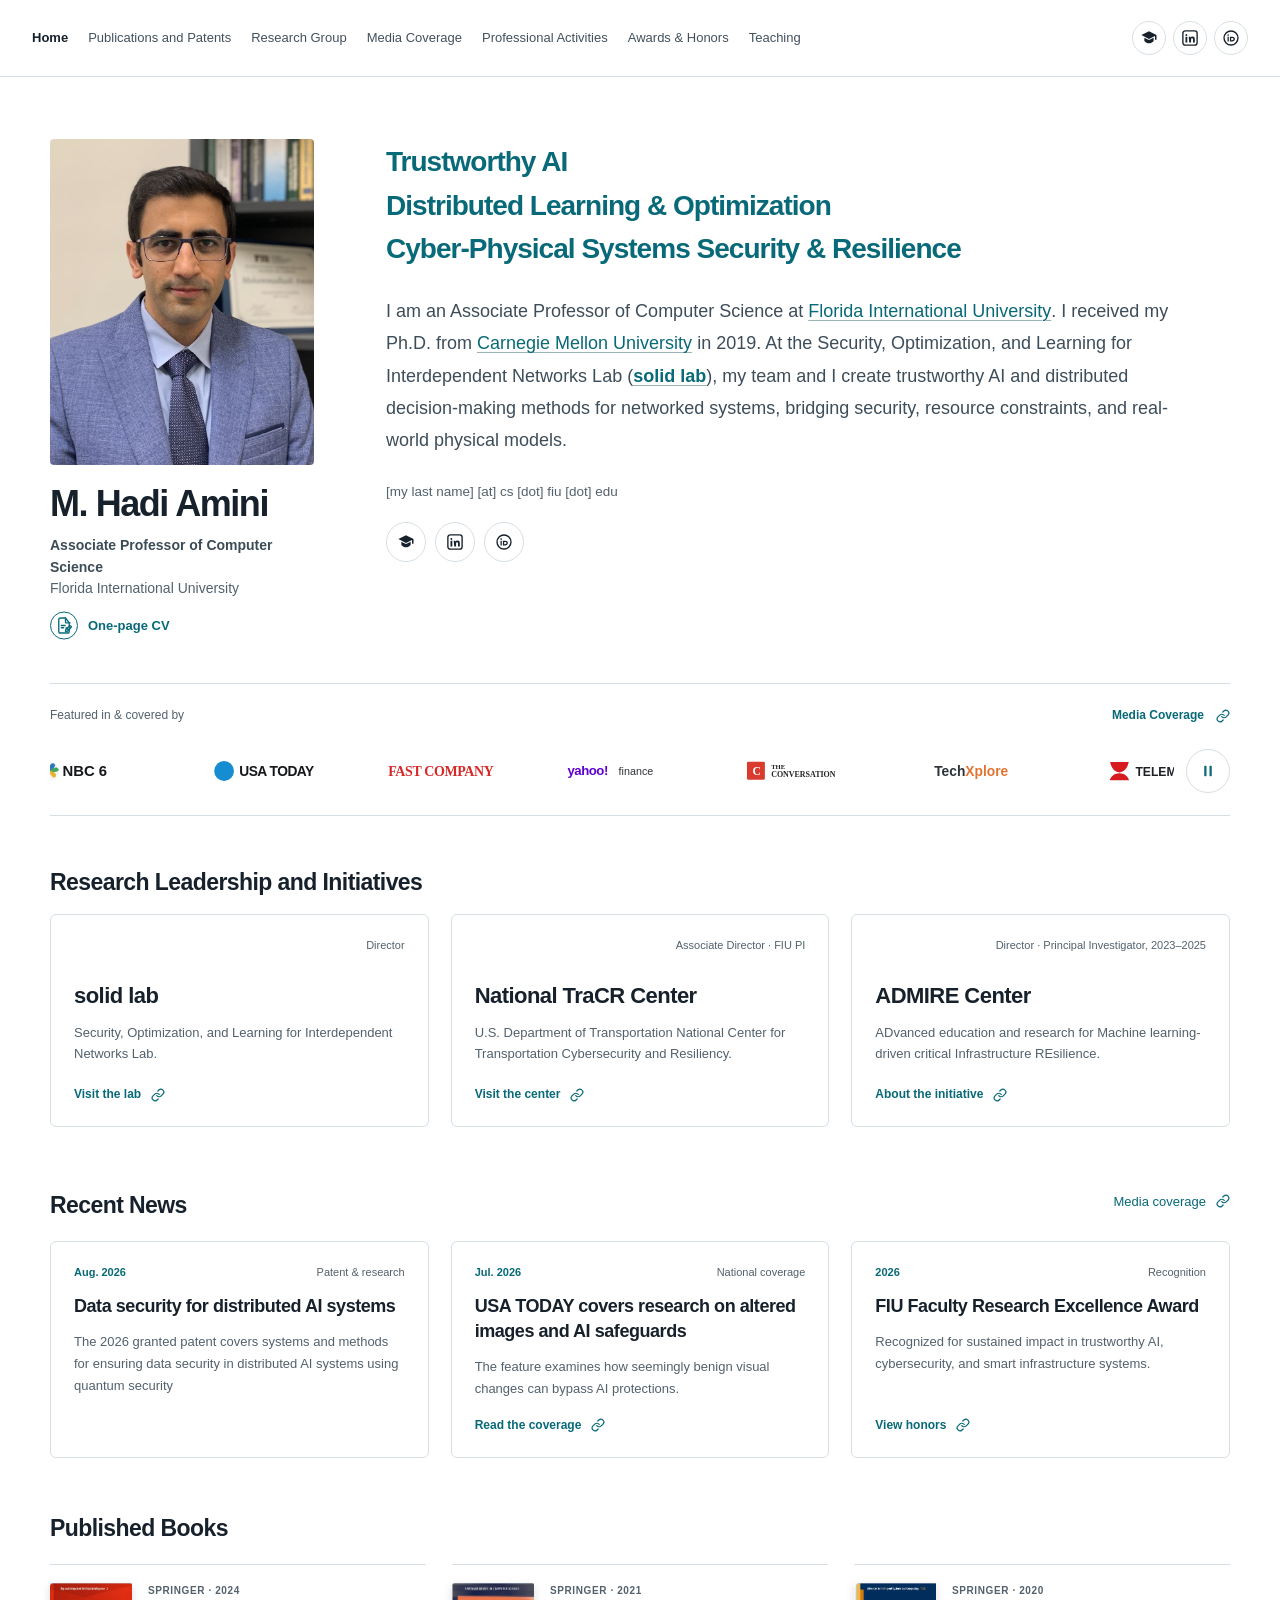
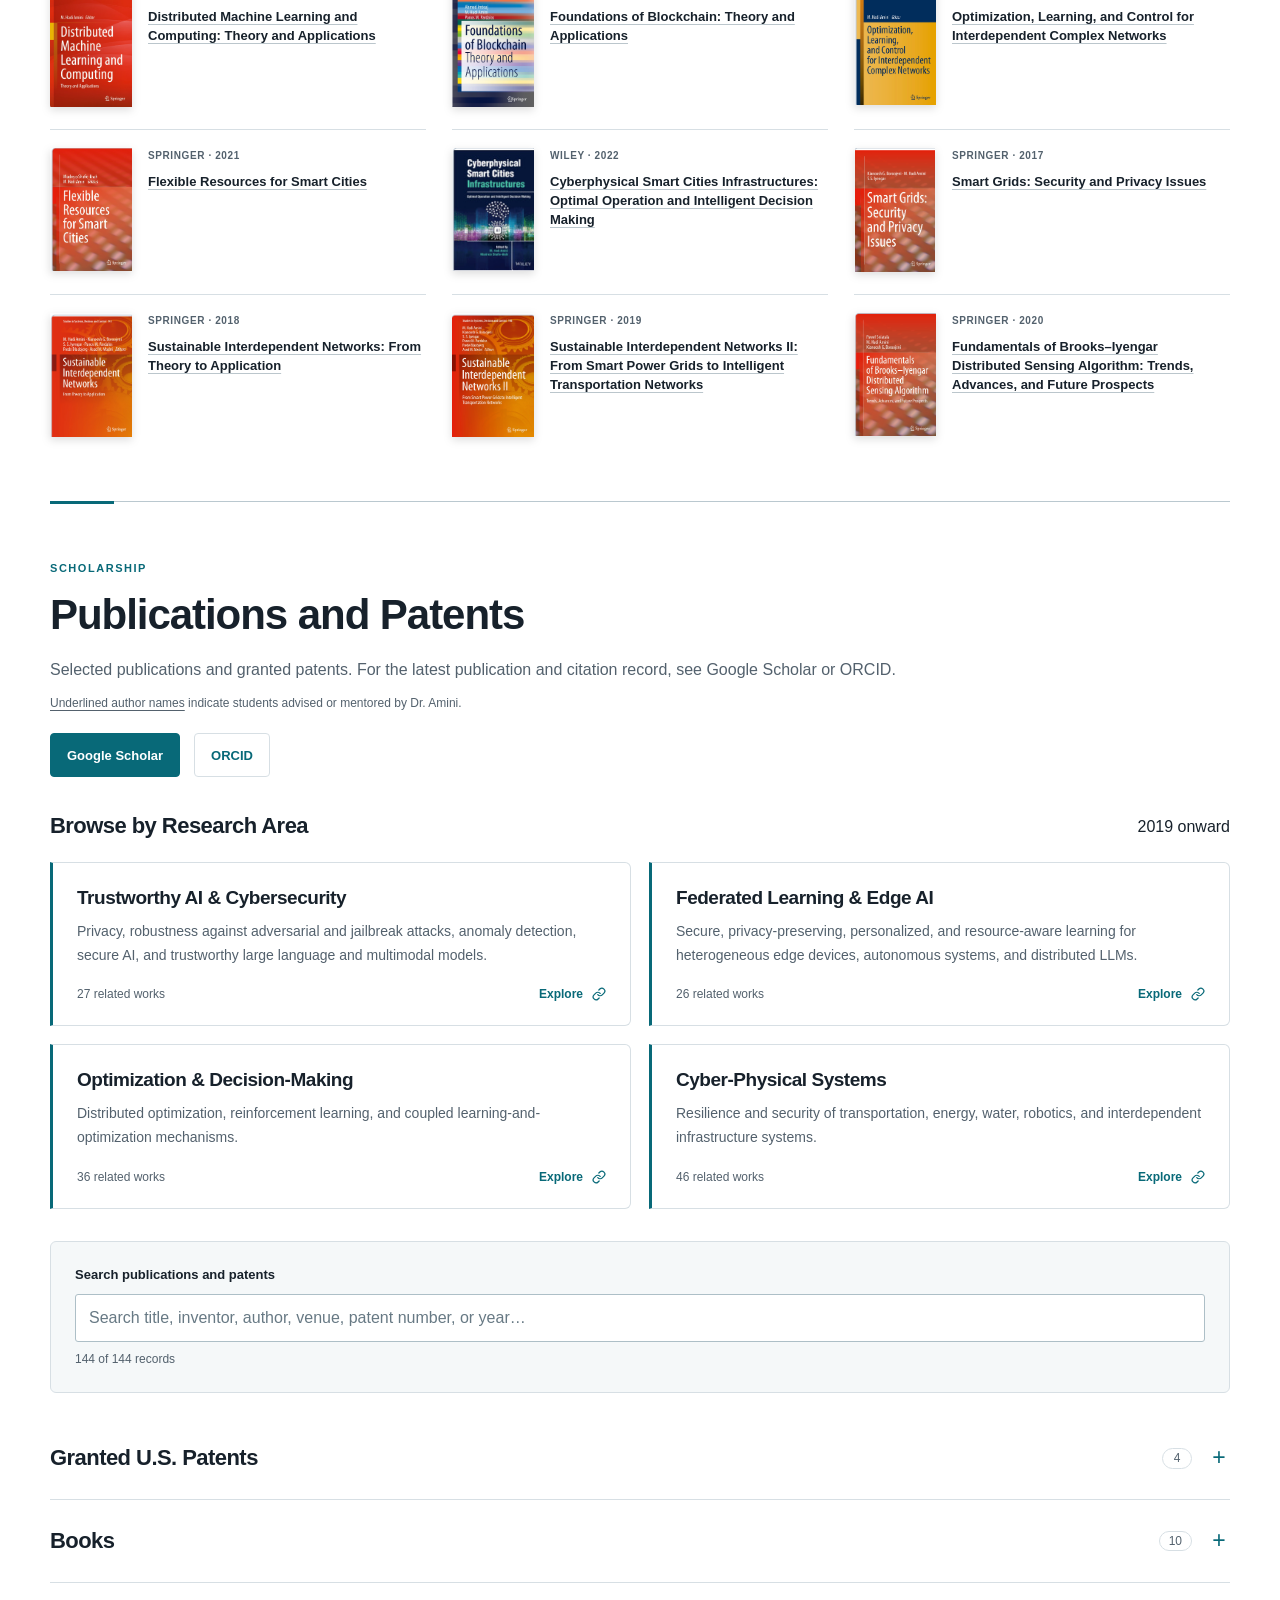
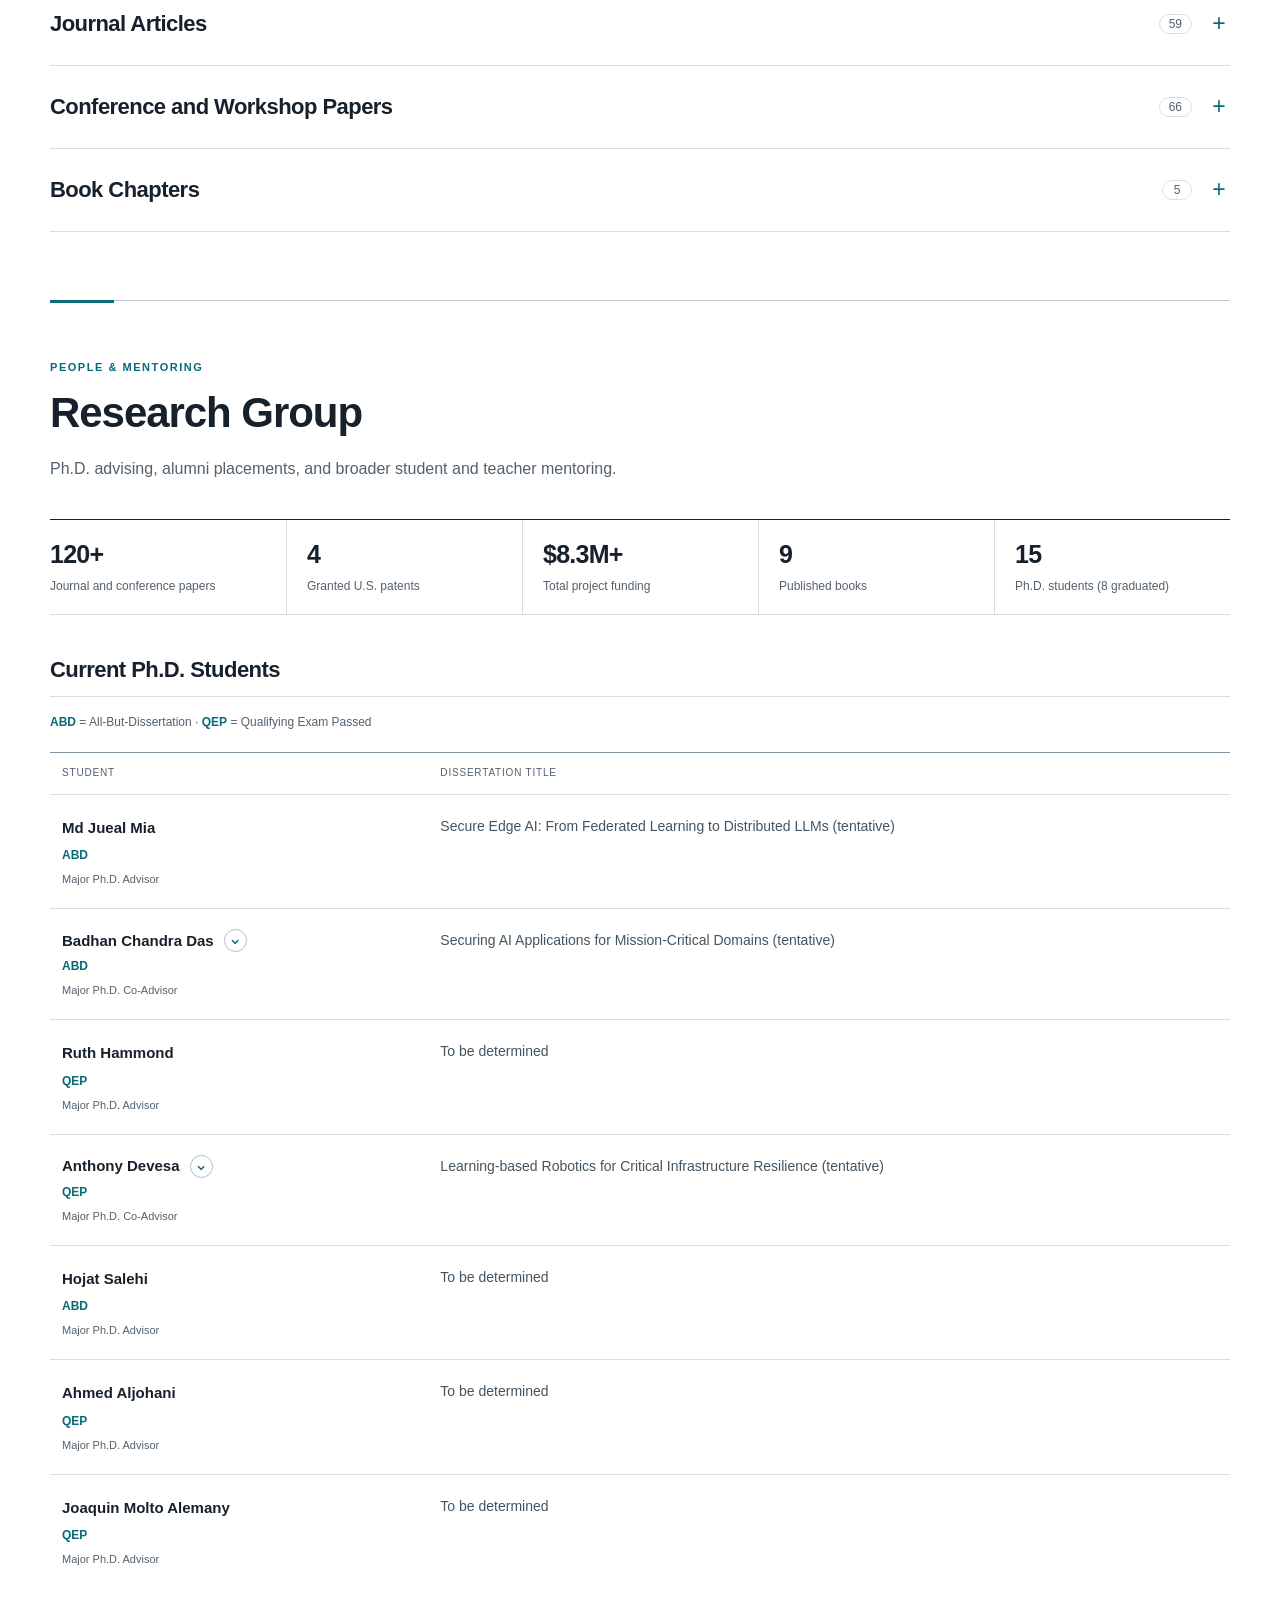
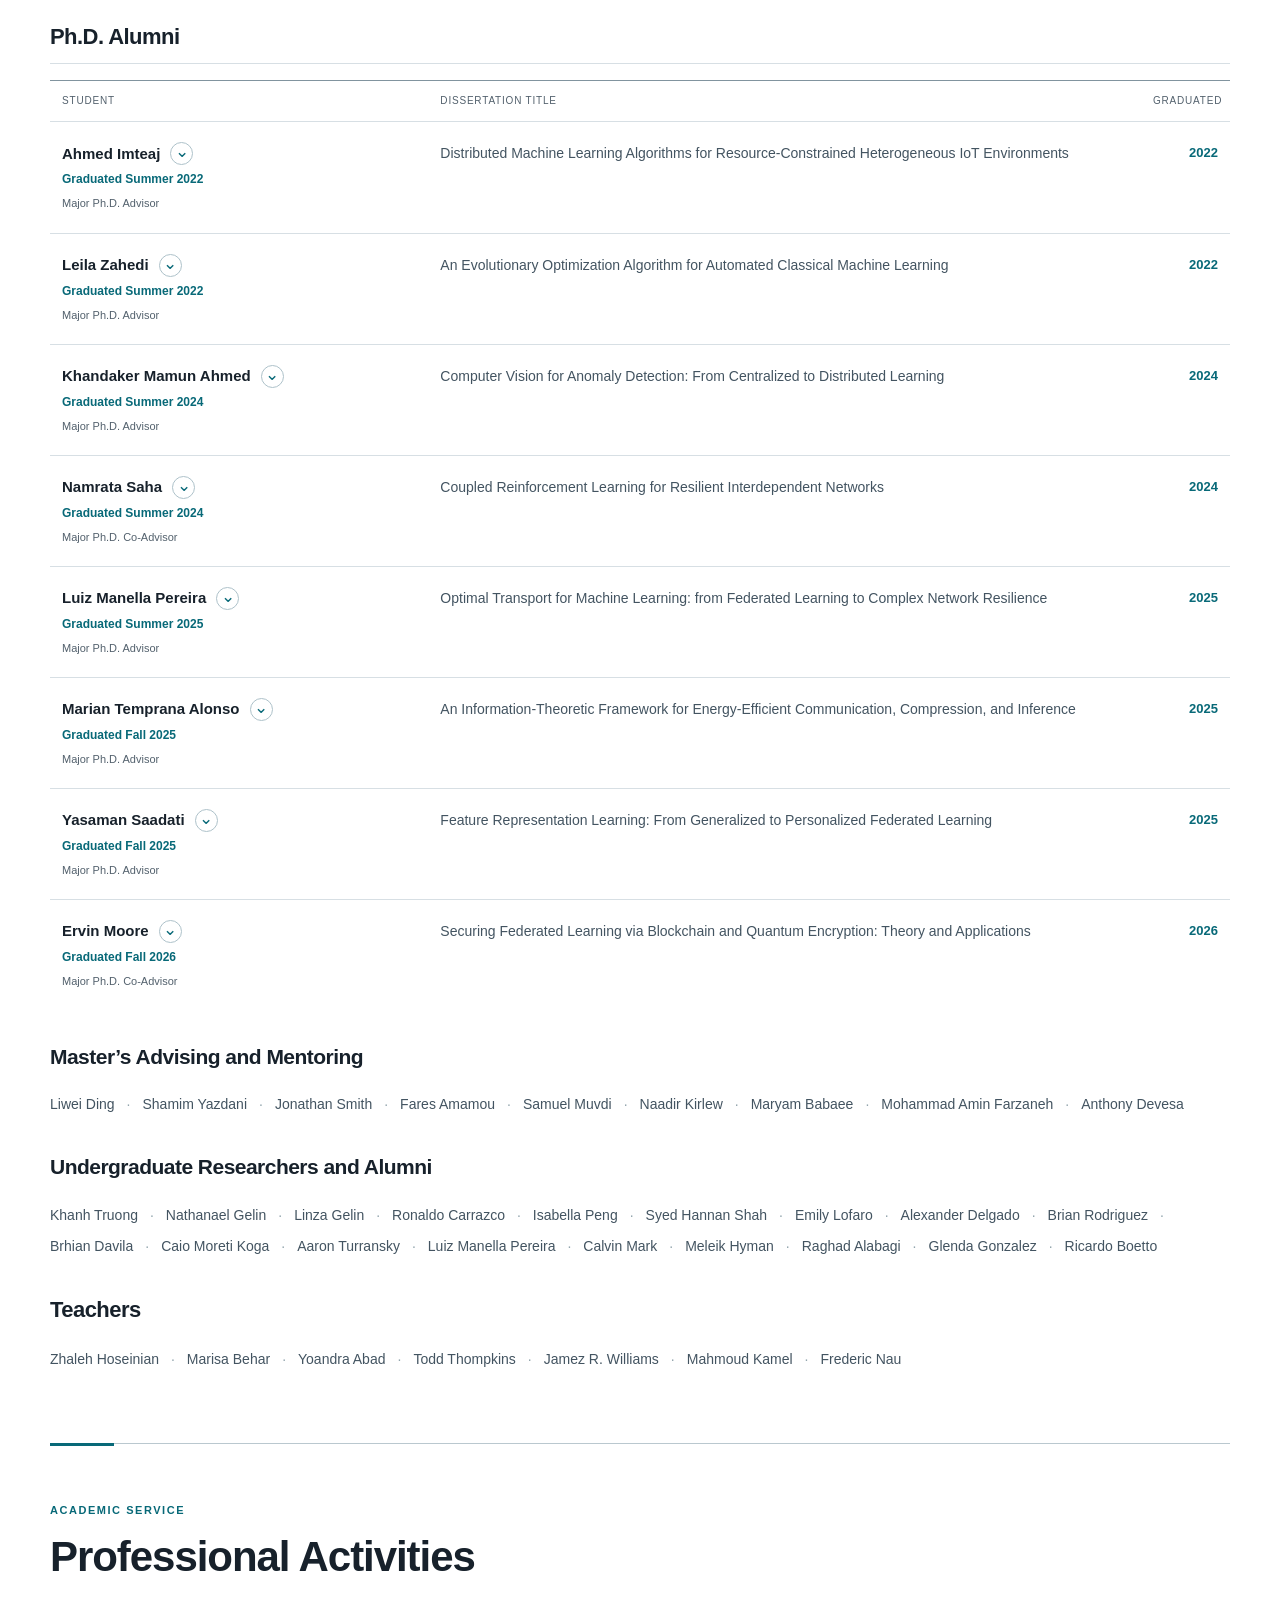
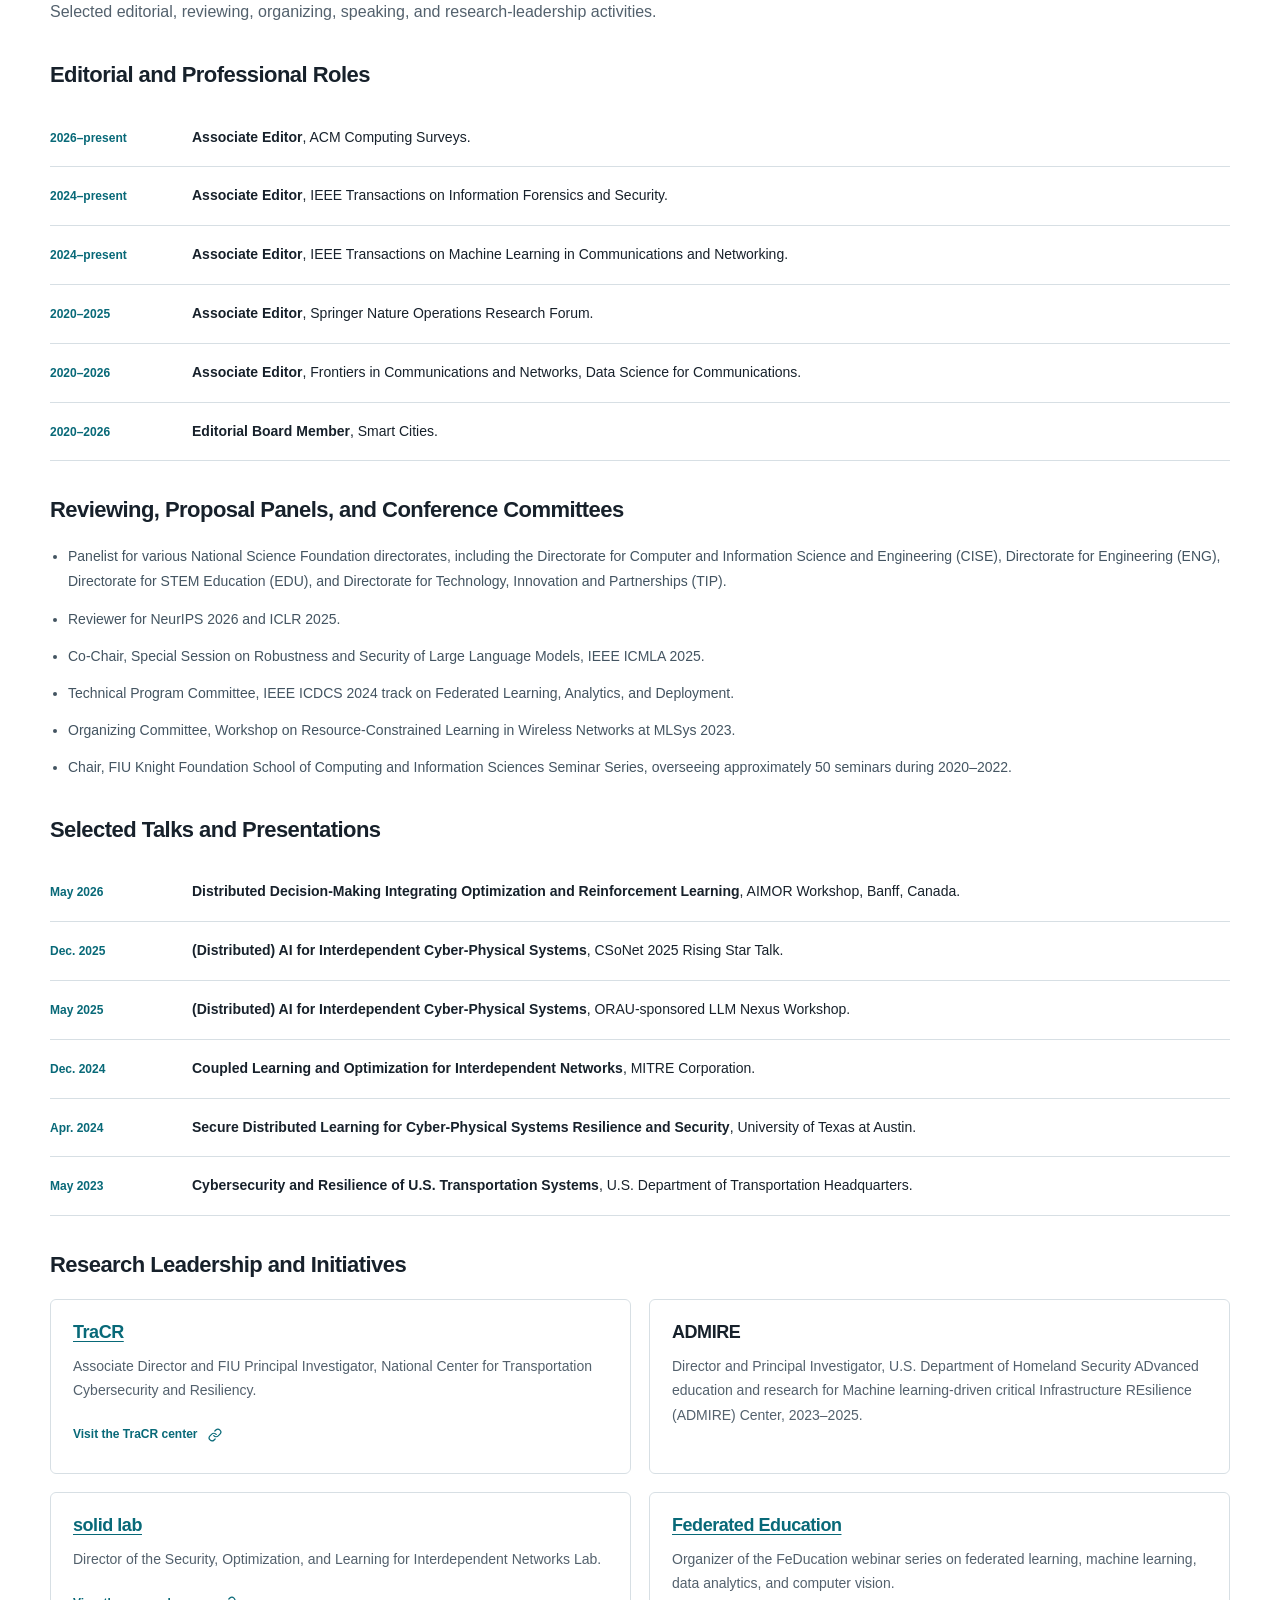
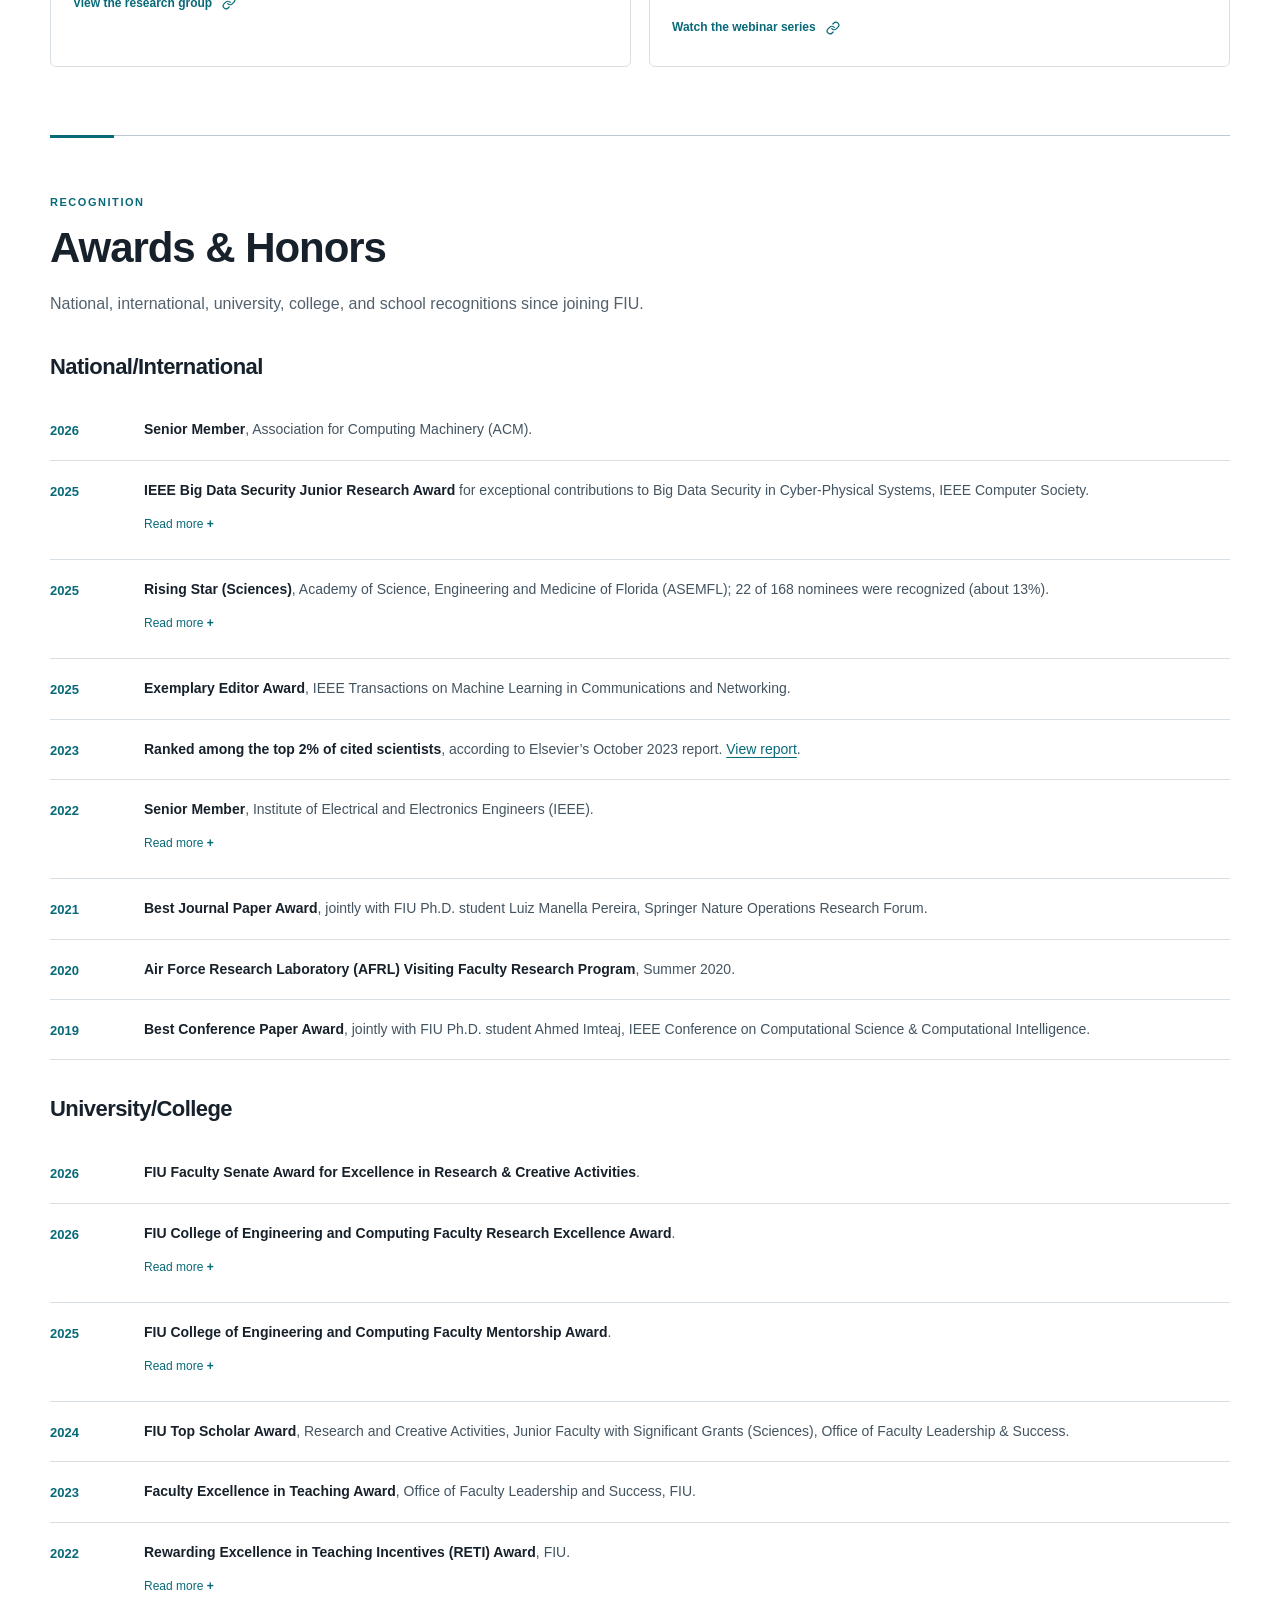
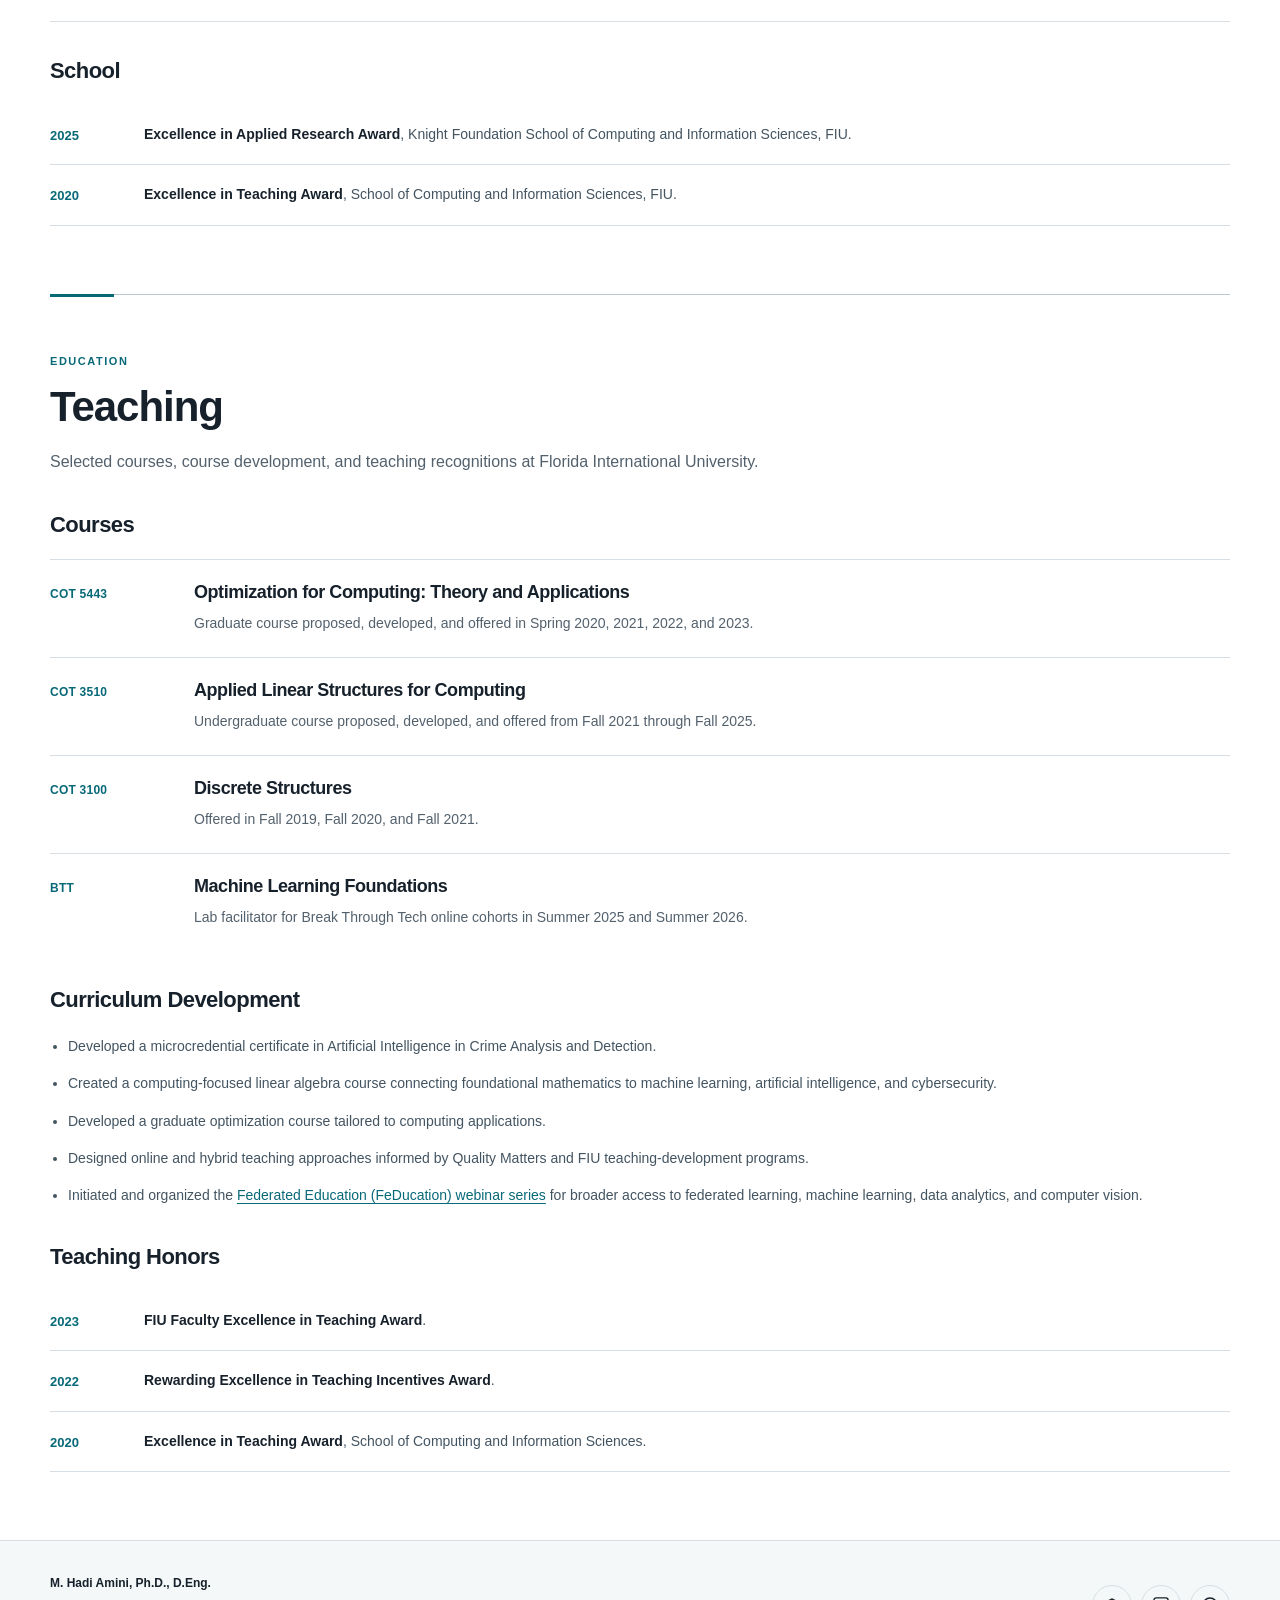
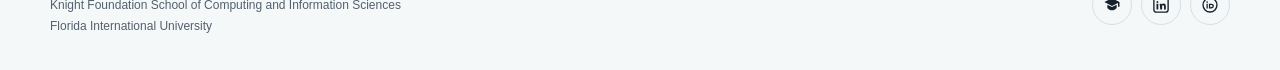
<file: activities.html>
<!DOCTYPE html><html lang="en"><head><meta charset="utf-8"><meta name="viewport" content="width=device-width,initial-scale=1"><meta http-equiv="refresh" content="0; url=index.html#professional-activities"><link rel="canonical" href="https://hadiamini.com/#professional-activities"><title>Activities | M. Hadi Amini</title><script>location.replace('index.html#professional-activities');</script></head><body><p>This page has moved to <a href="index.html#professional-activities">the new one-page academic website</a>.</p></body></html>
</file>
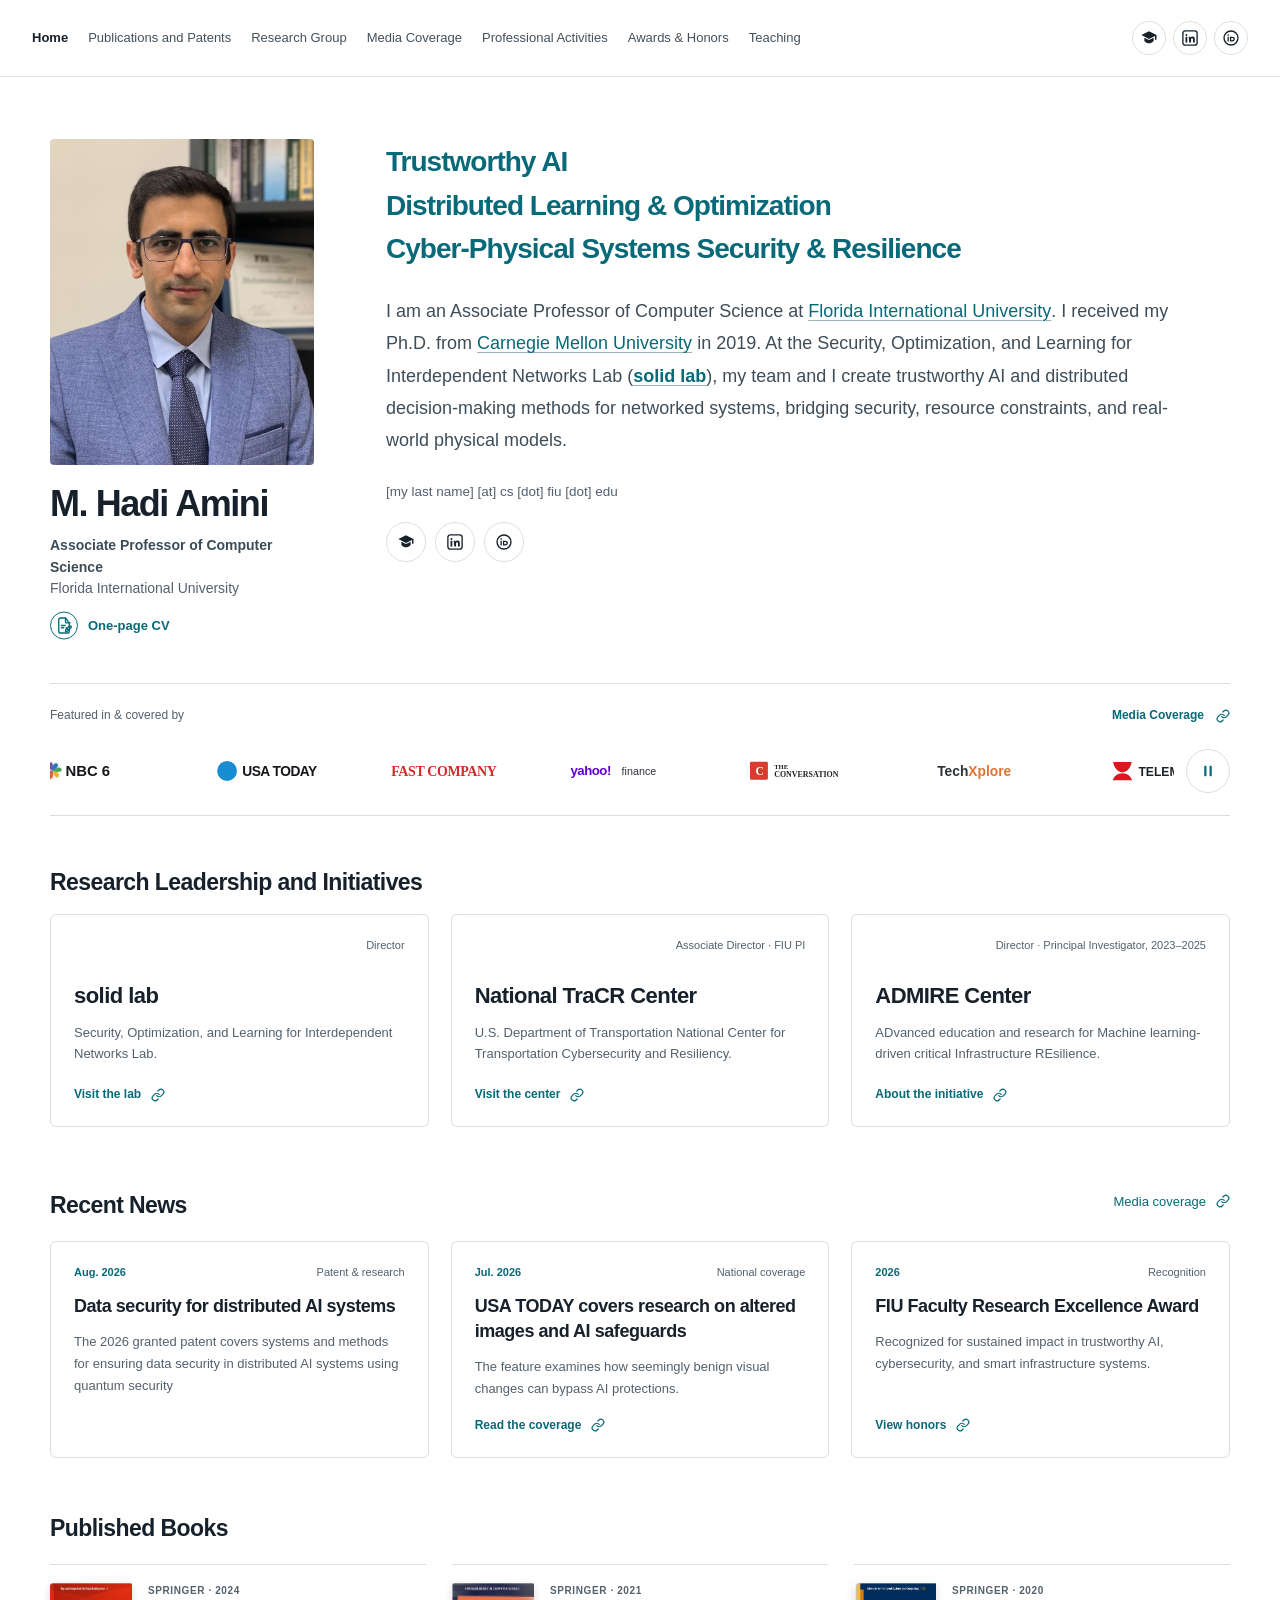
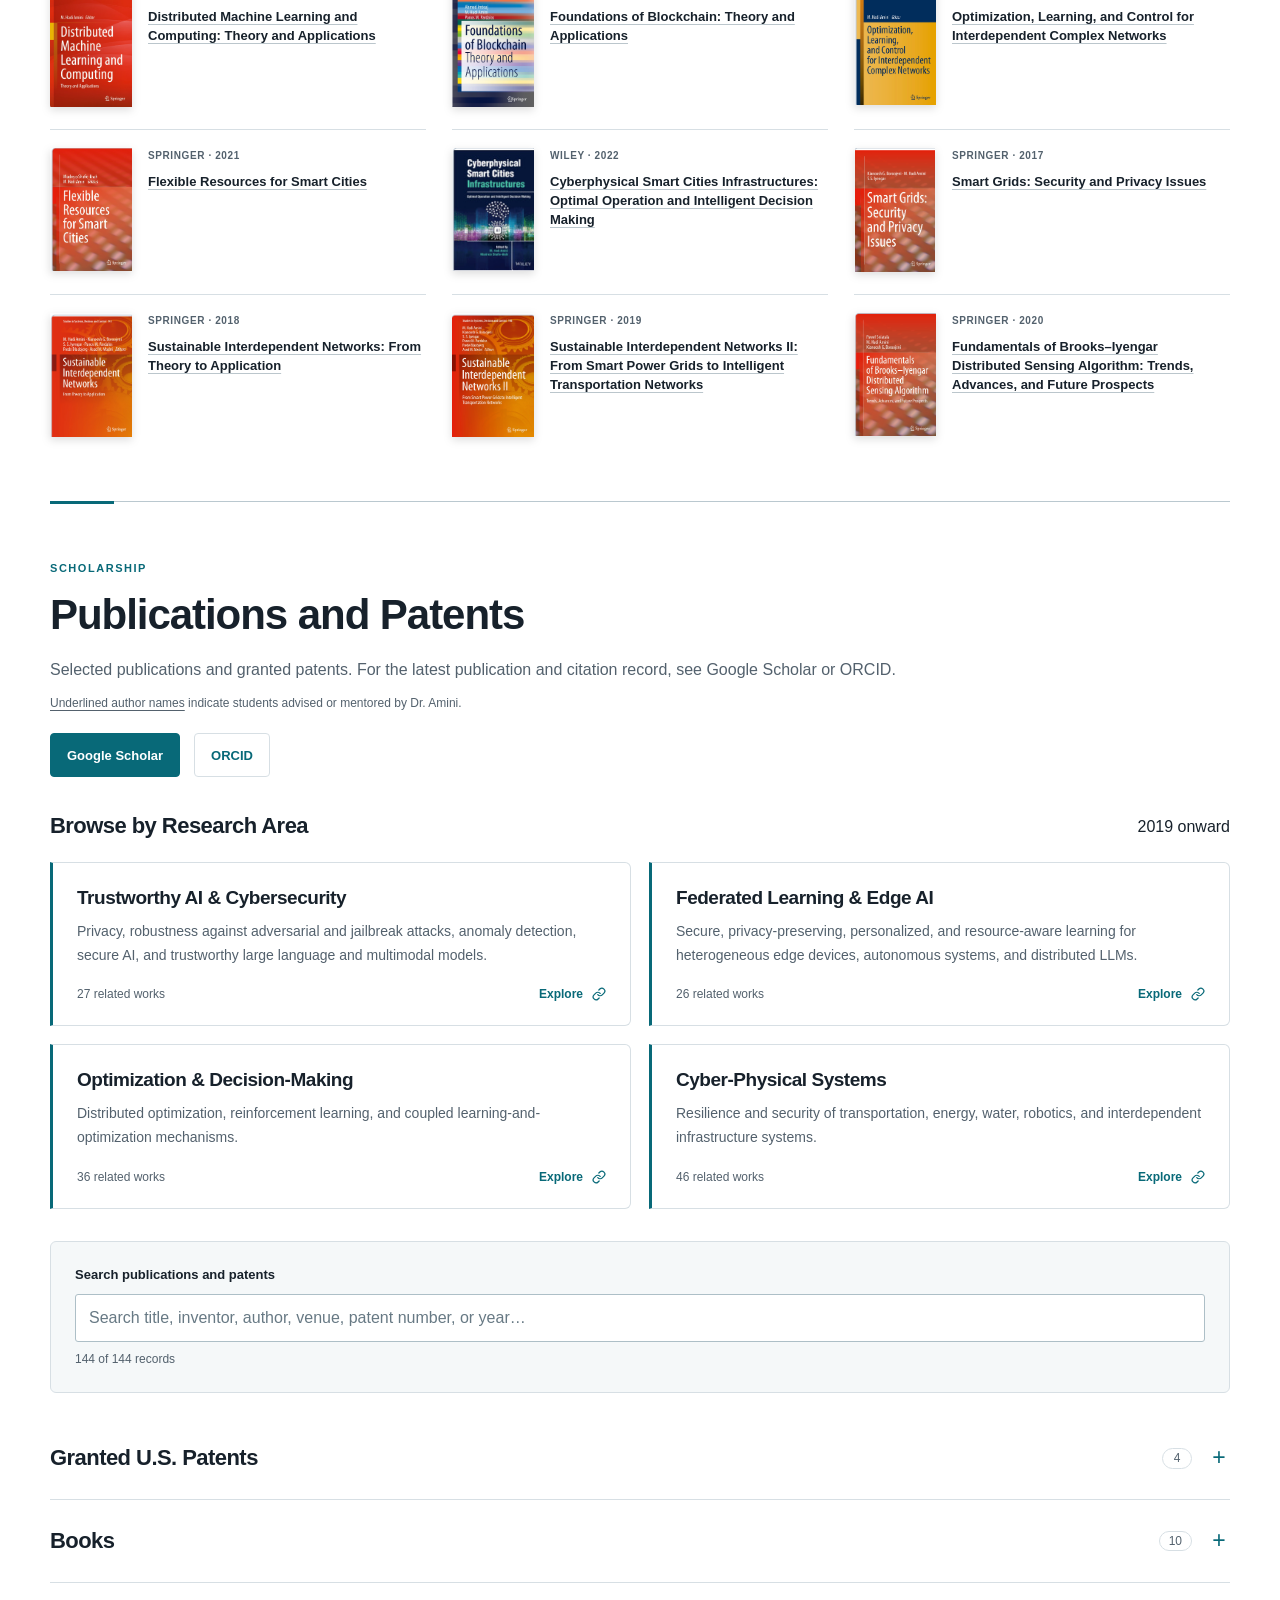
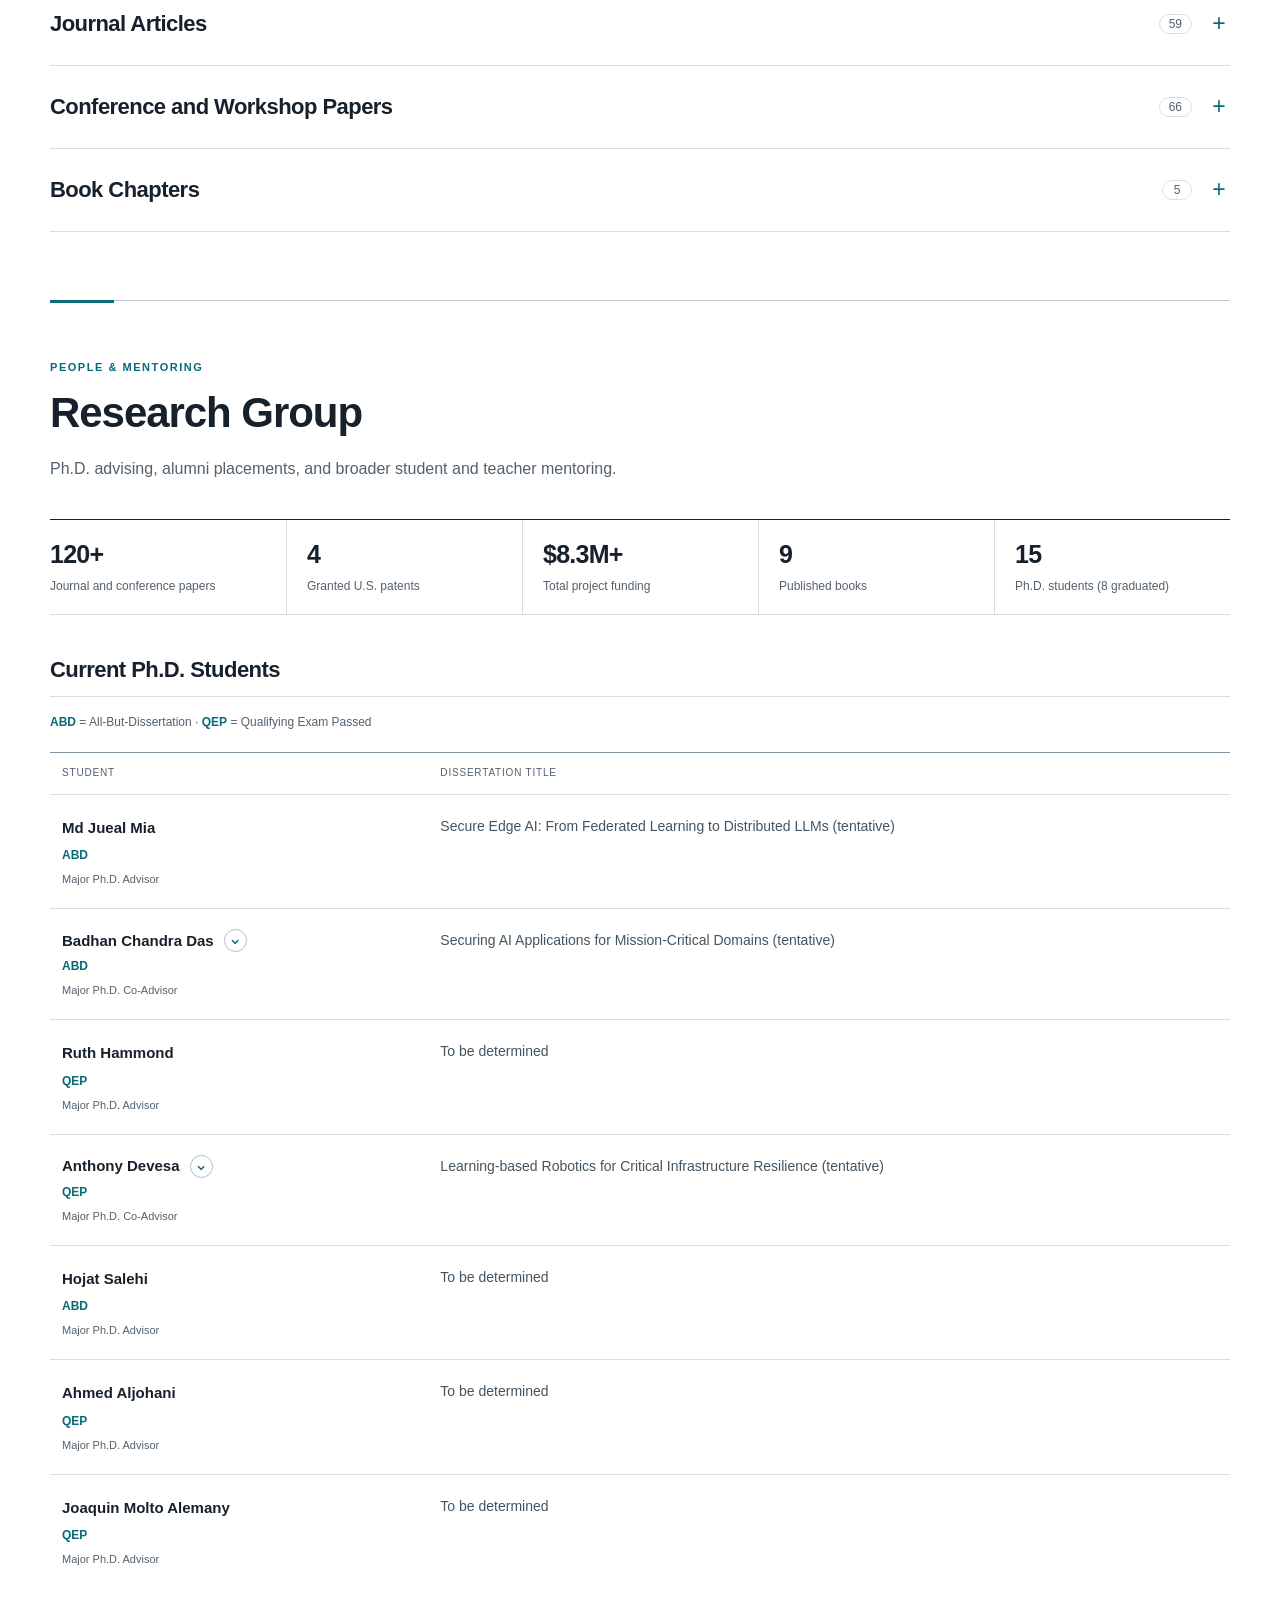
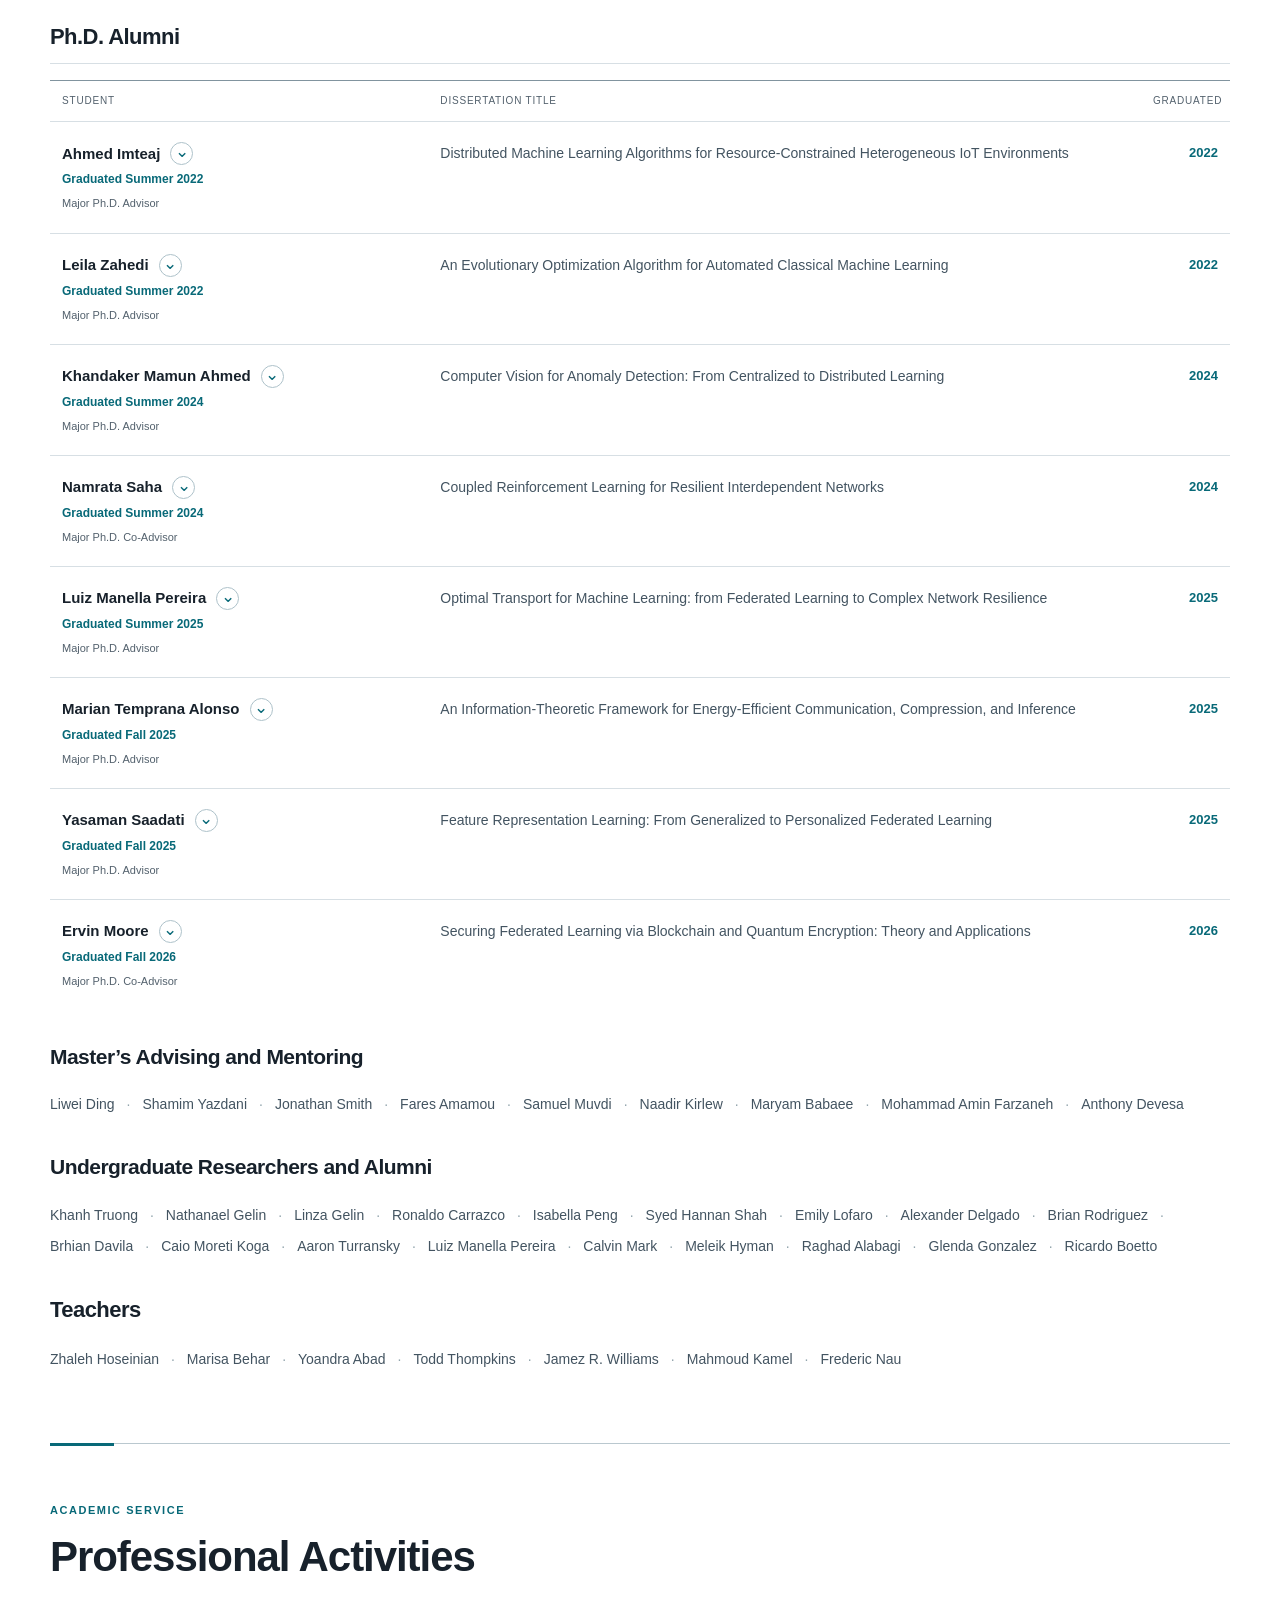
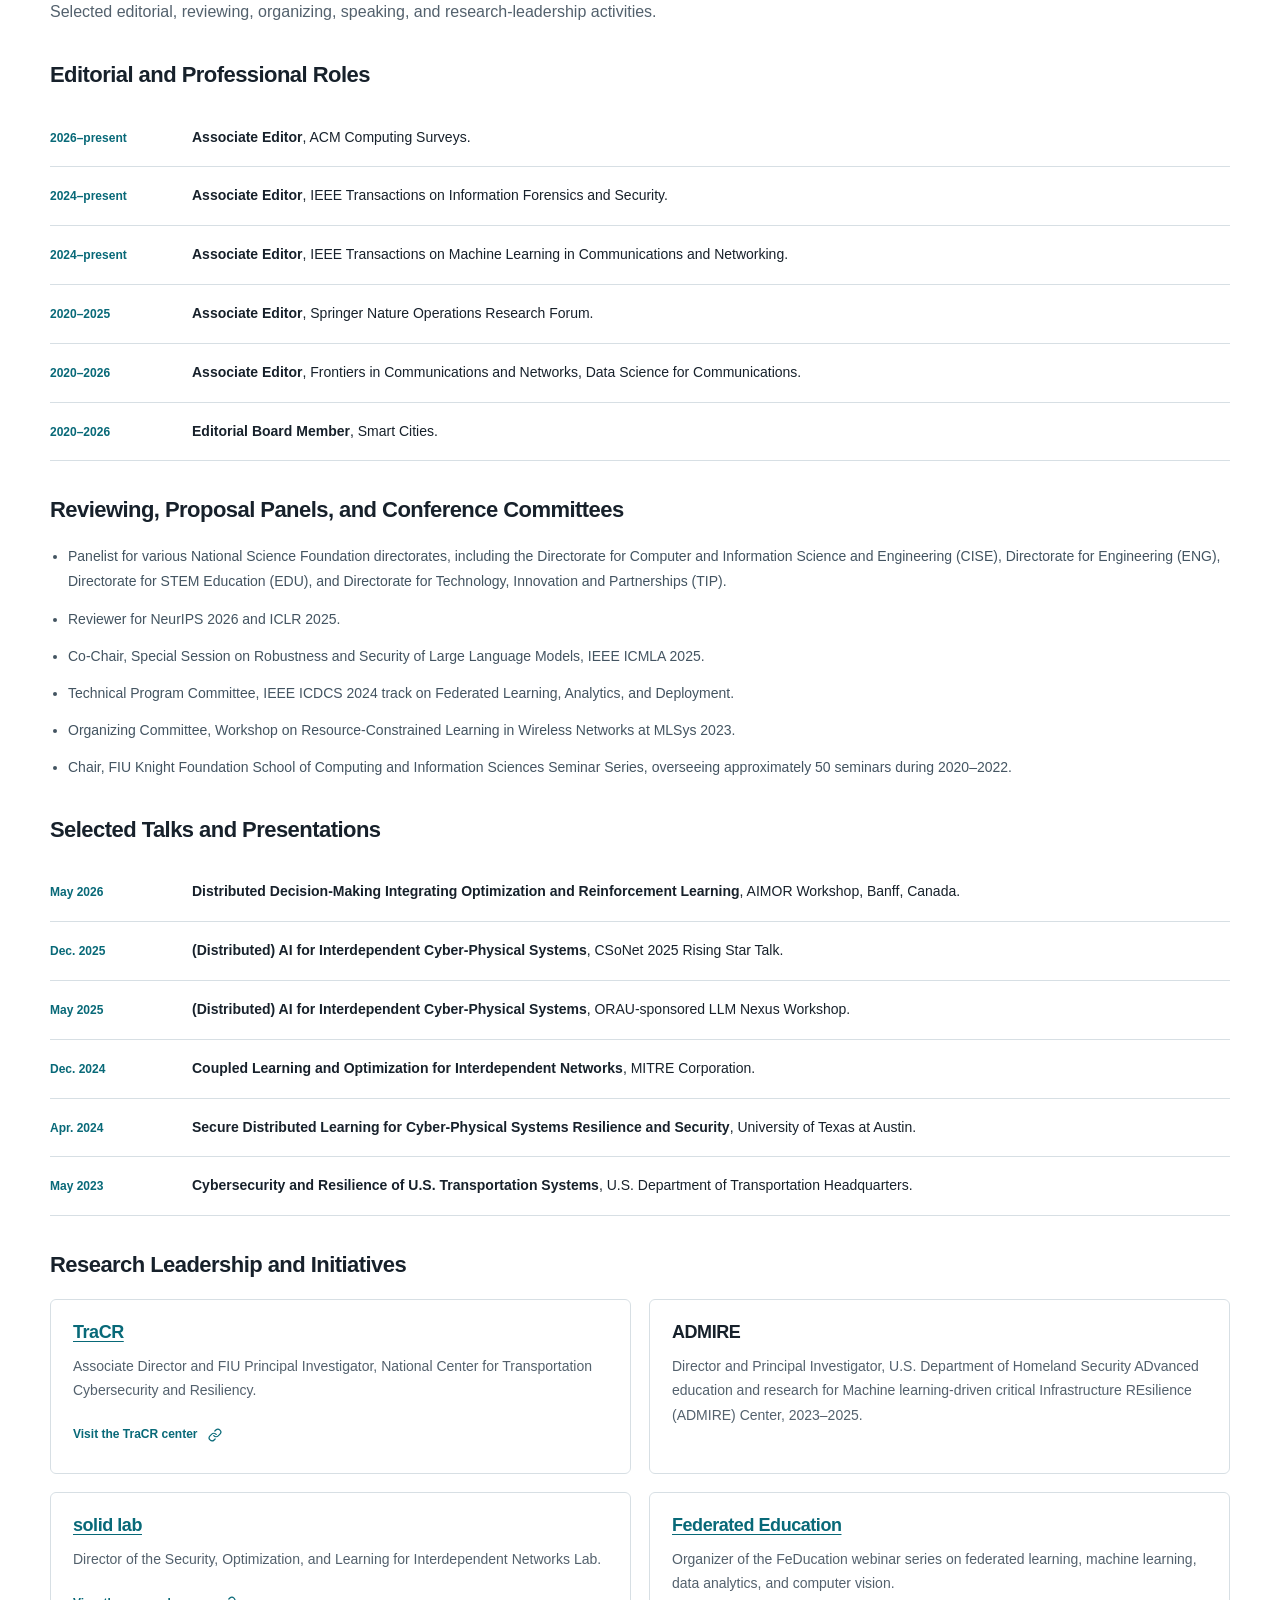
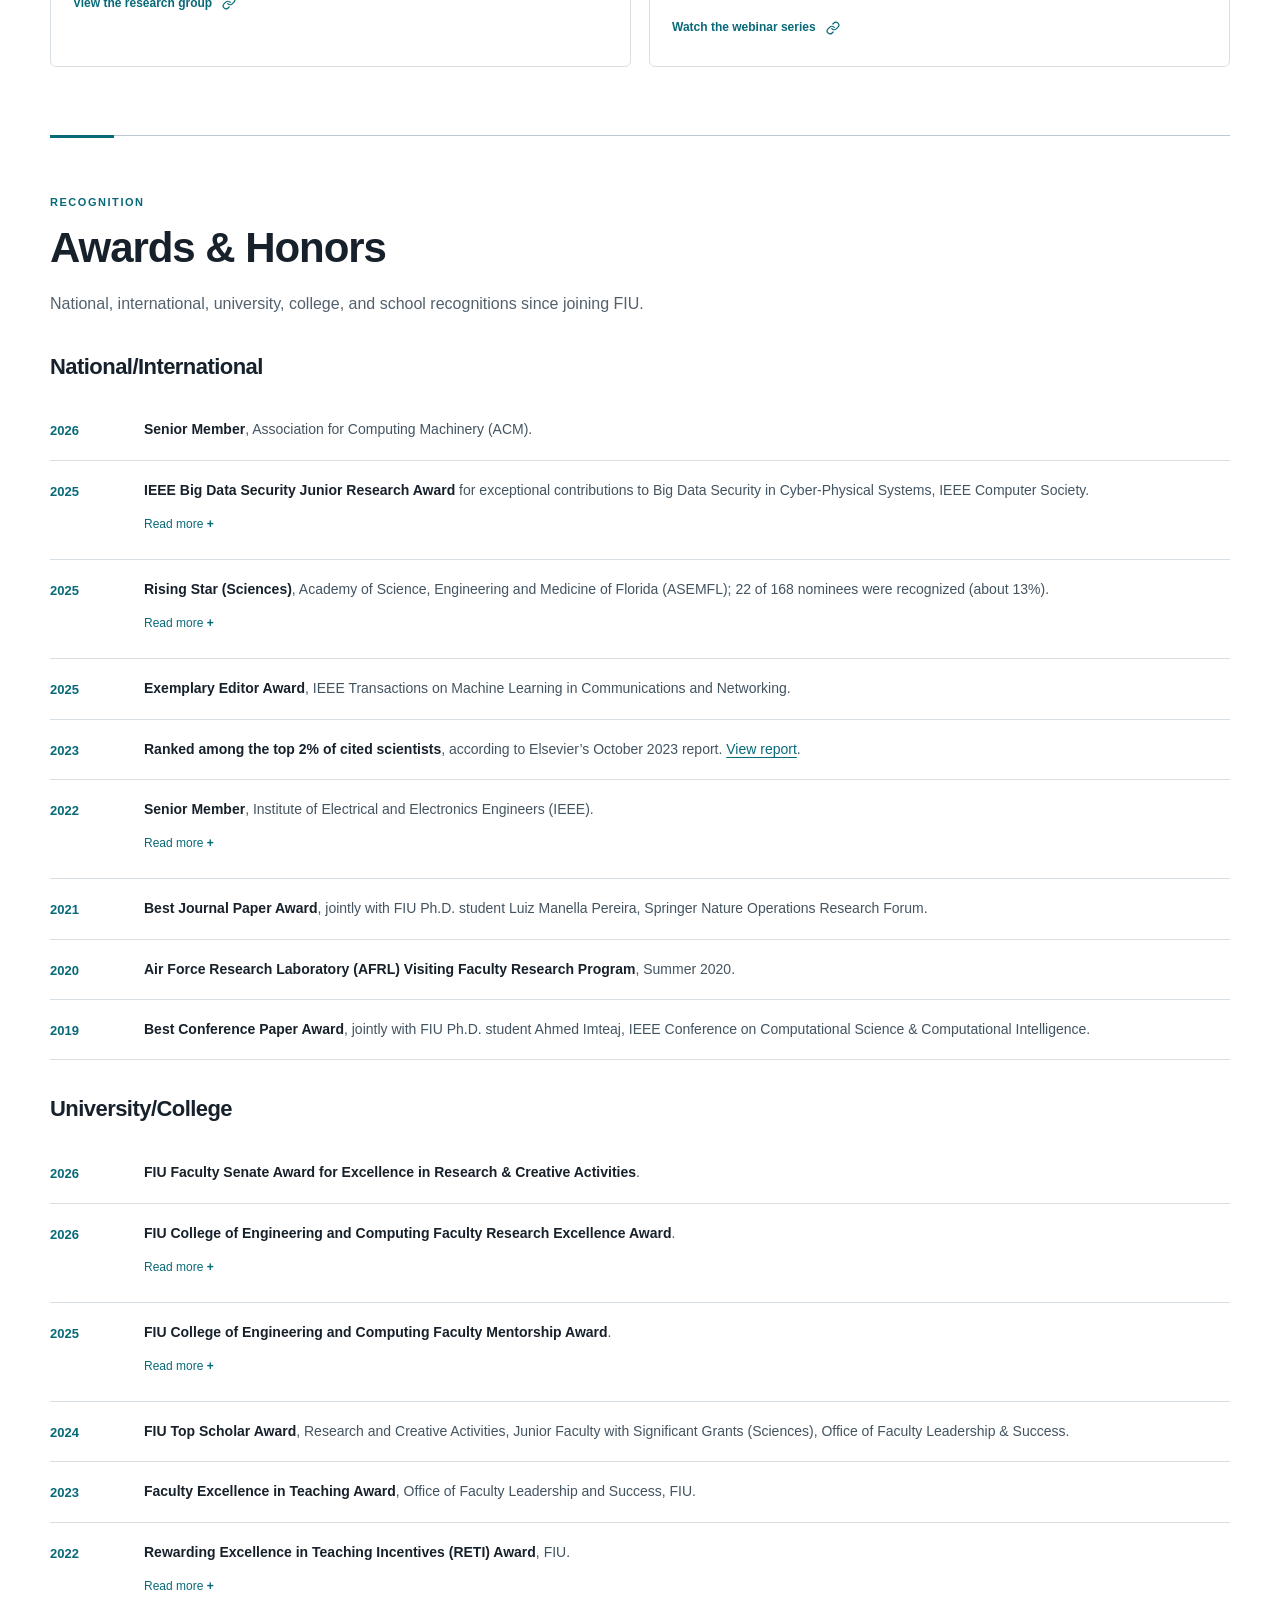
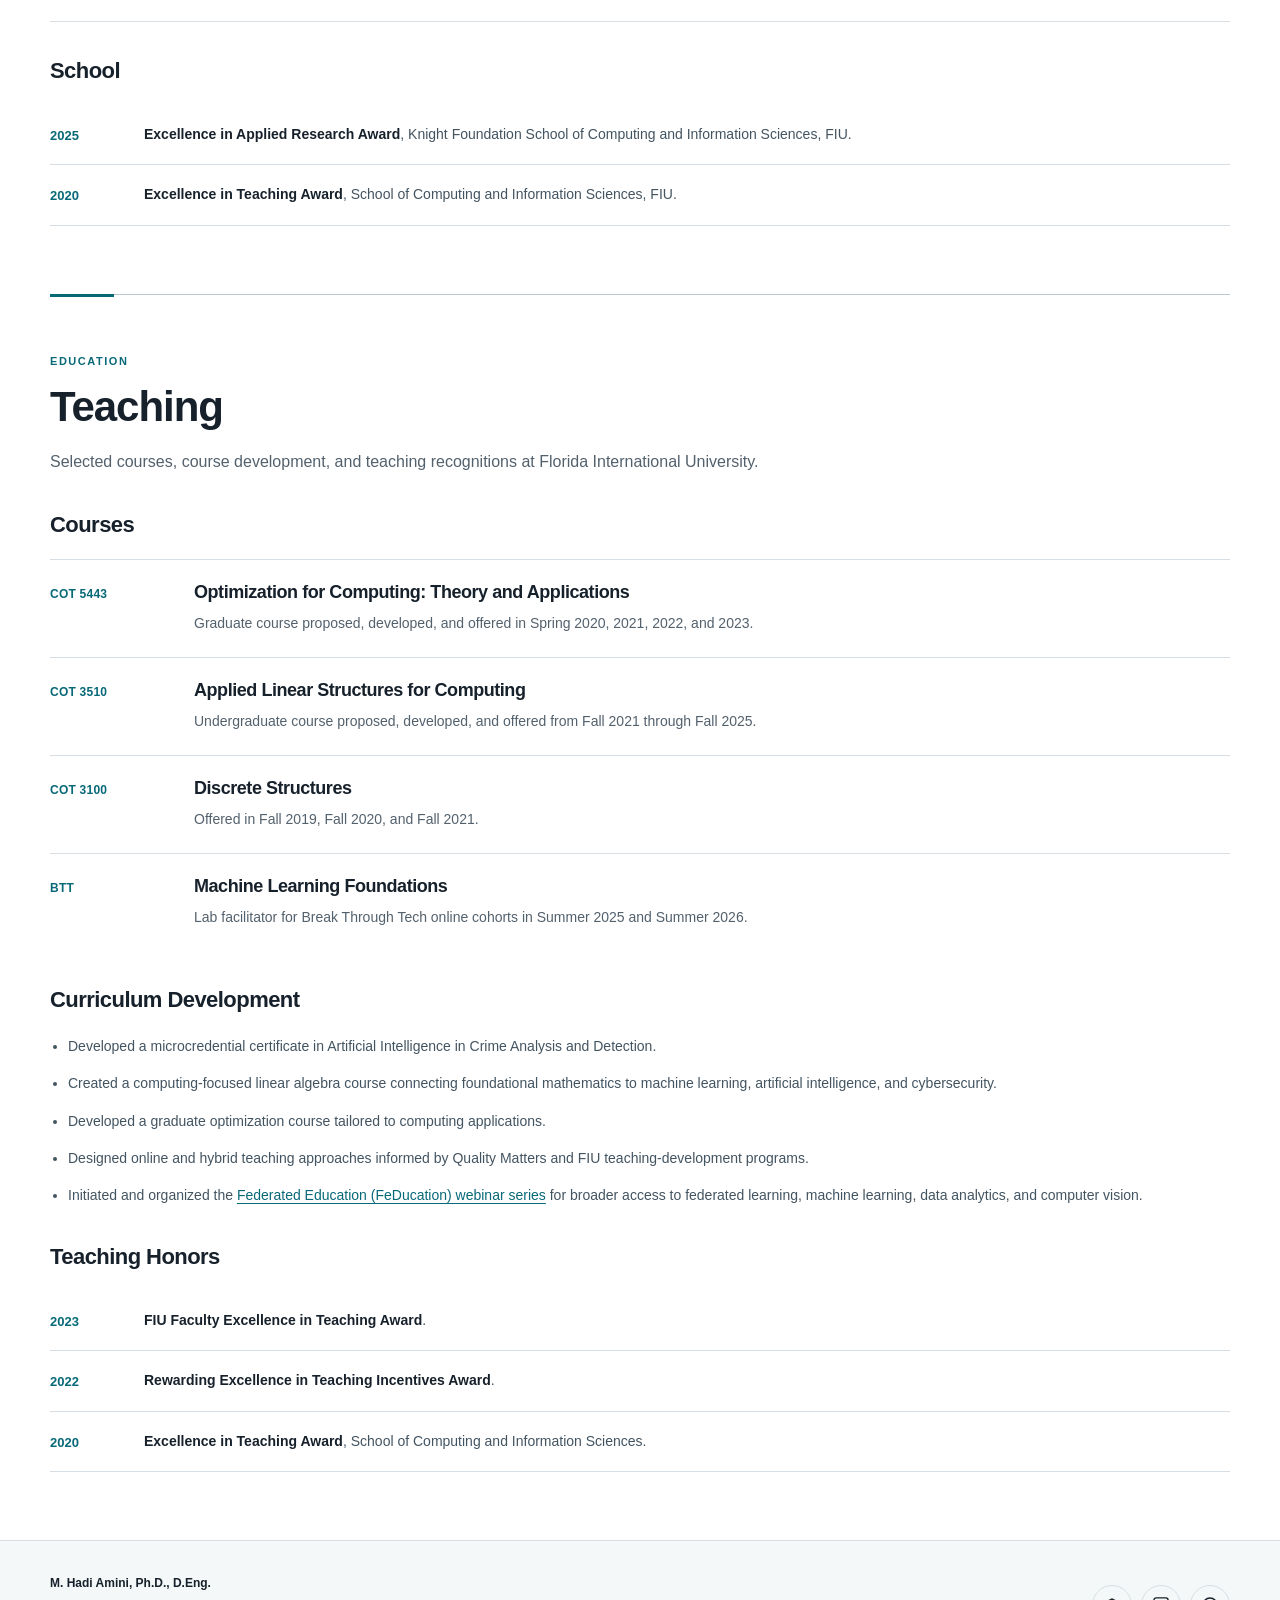
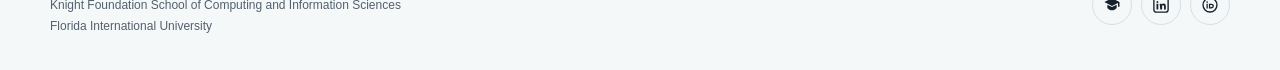
<file: awards.html>
<!DOCTYPE html><html lang="en"><head><meta charset="utf-8"><meta name="viewport" content="width=device-width,initial-scale=1"><meta http-equiv="refresh" content="0; url=index.html#awards"><link rel="canonical" href="https://hadiamini.com/#awards"><title>Awards | M. Hadi Amini</title><script>location.replace('index.html#awards');</script></head><body><p>This page has moved to <a href="index.html#awards">the new one-page academic website</a>.</p></body></html>
</file>
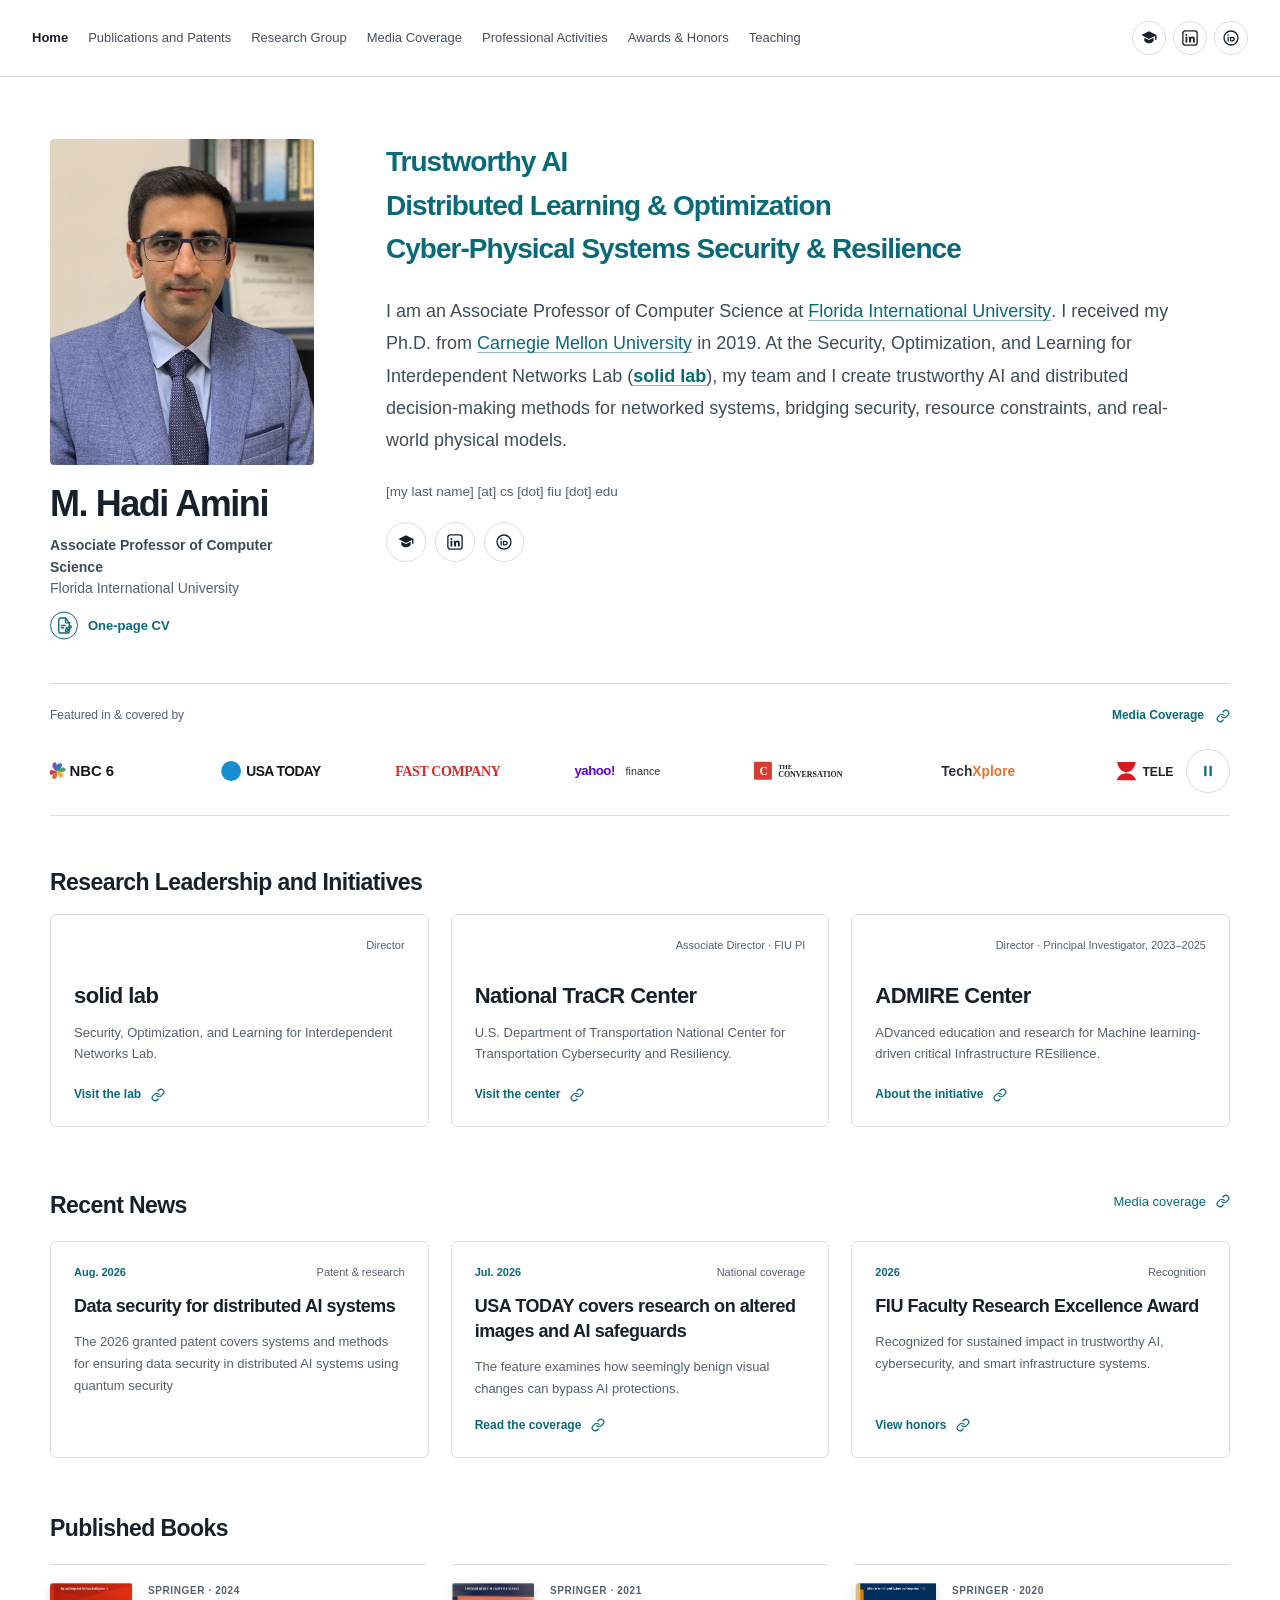
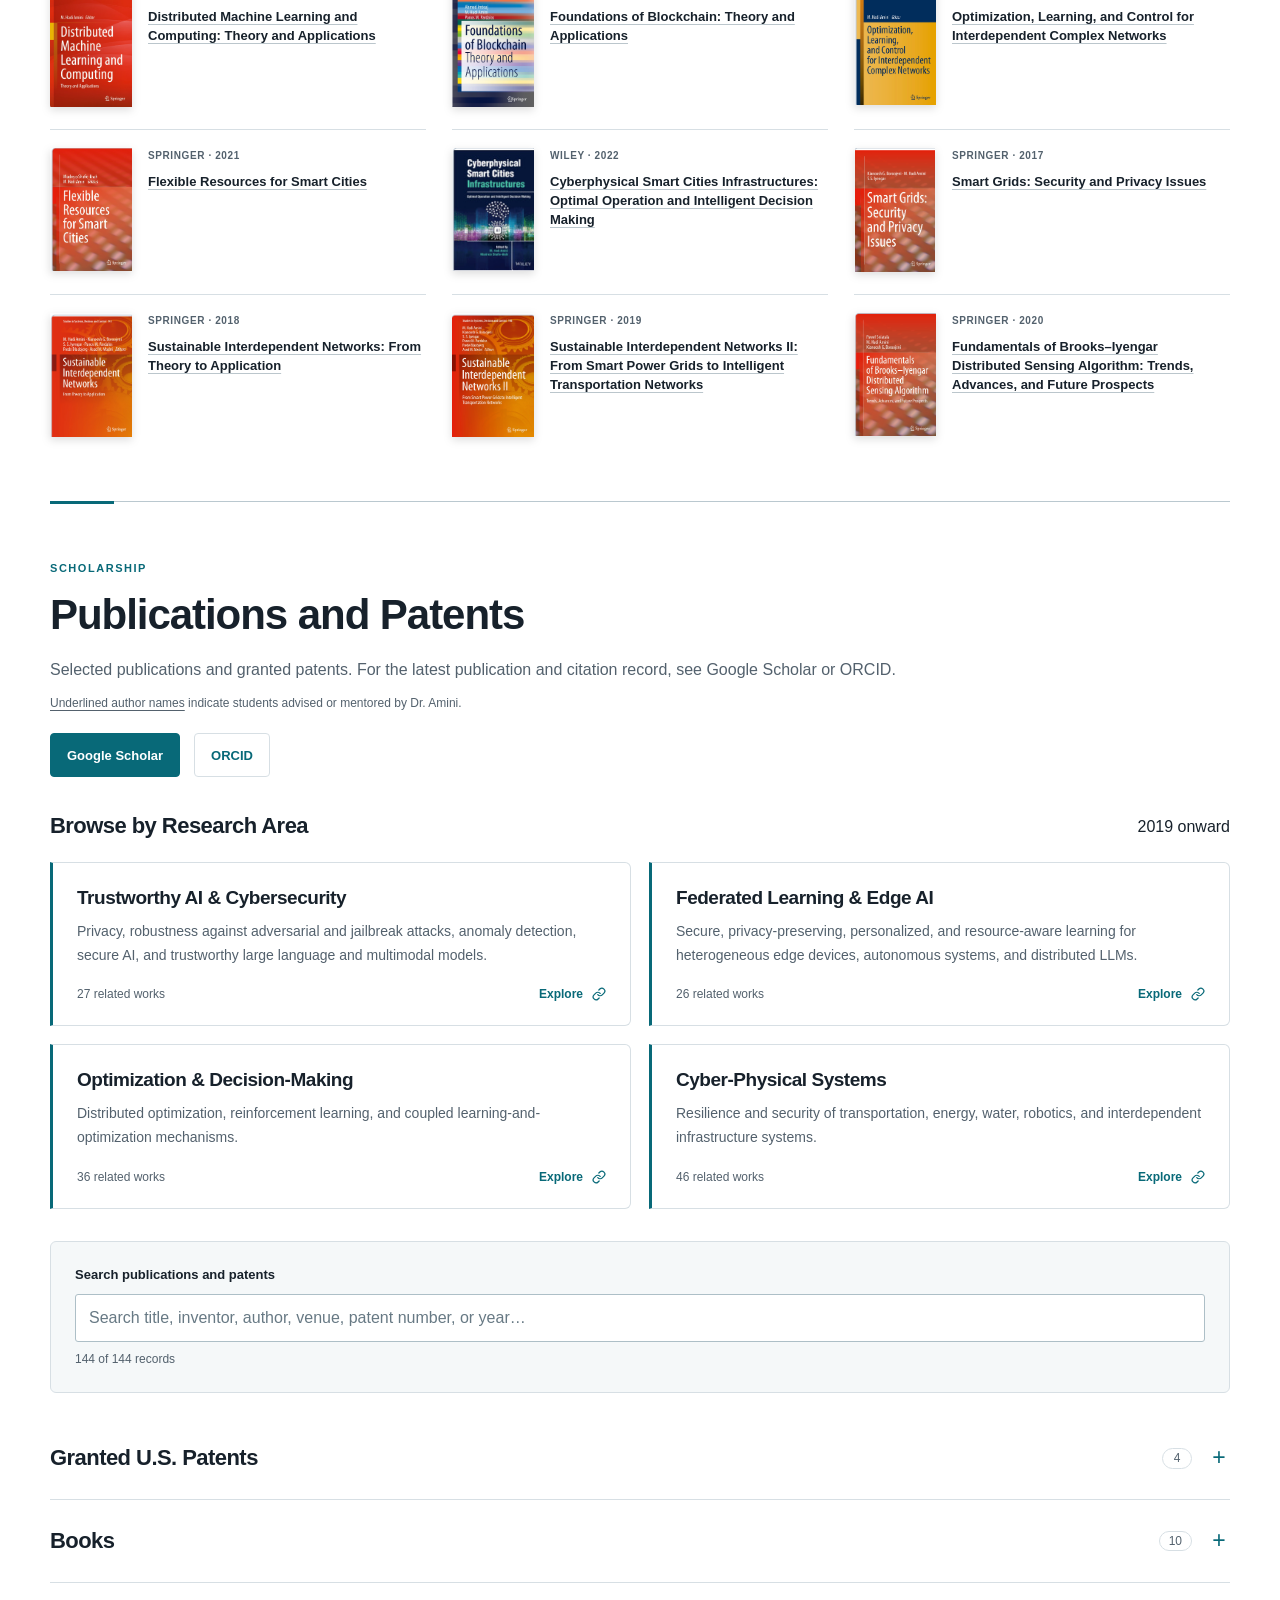
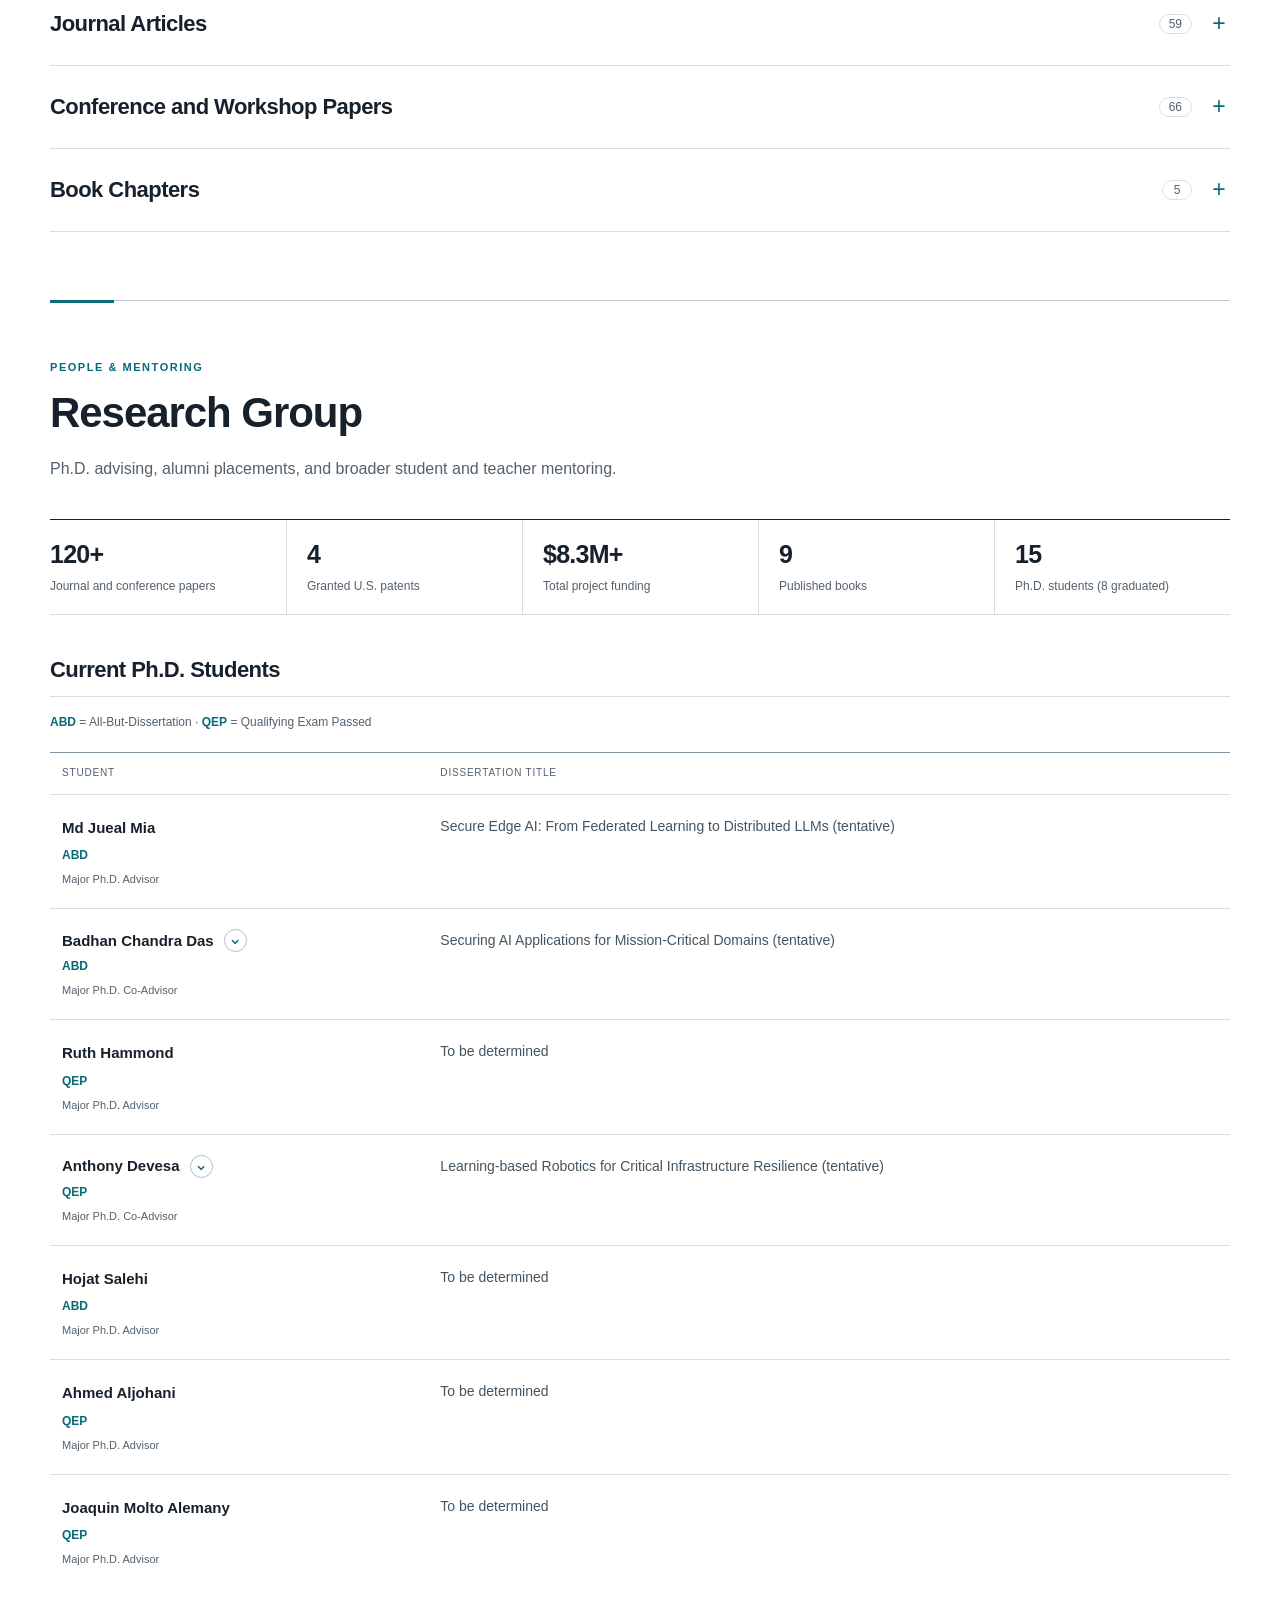
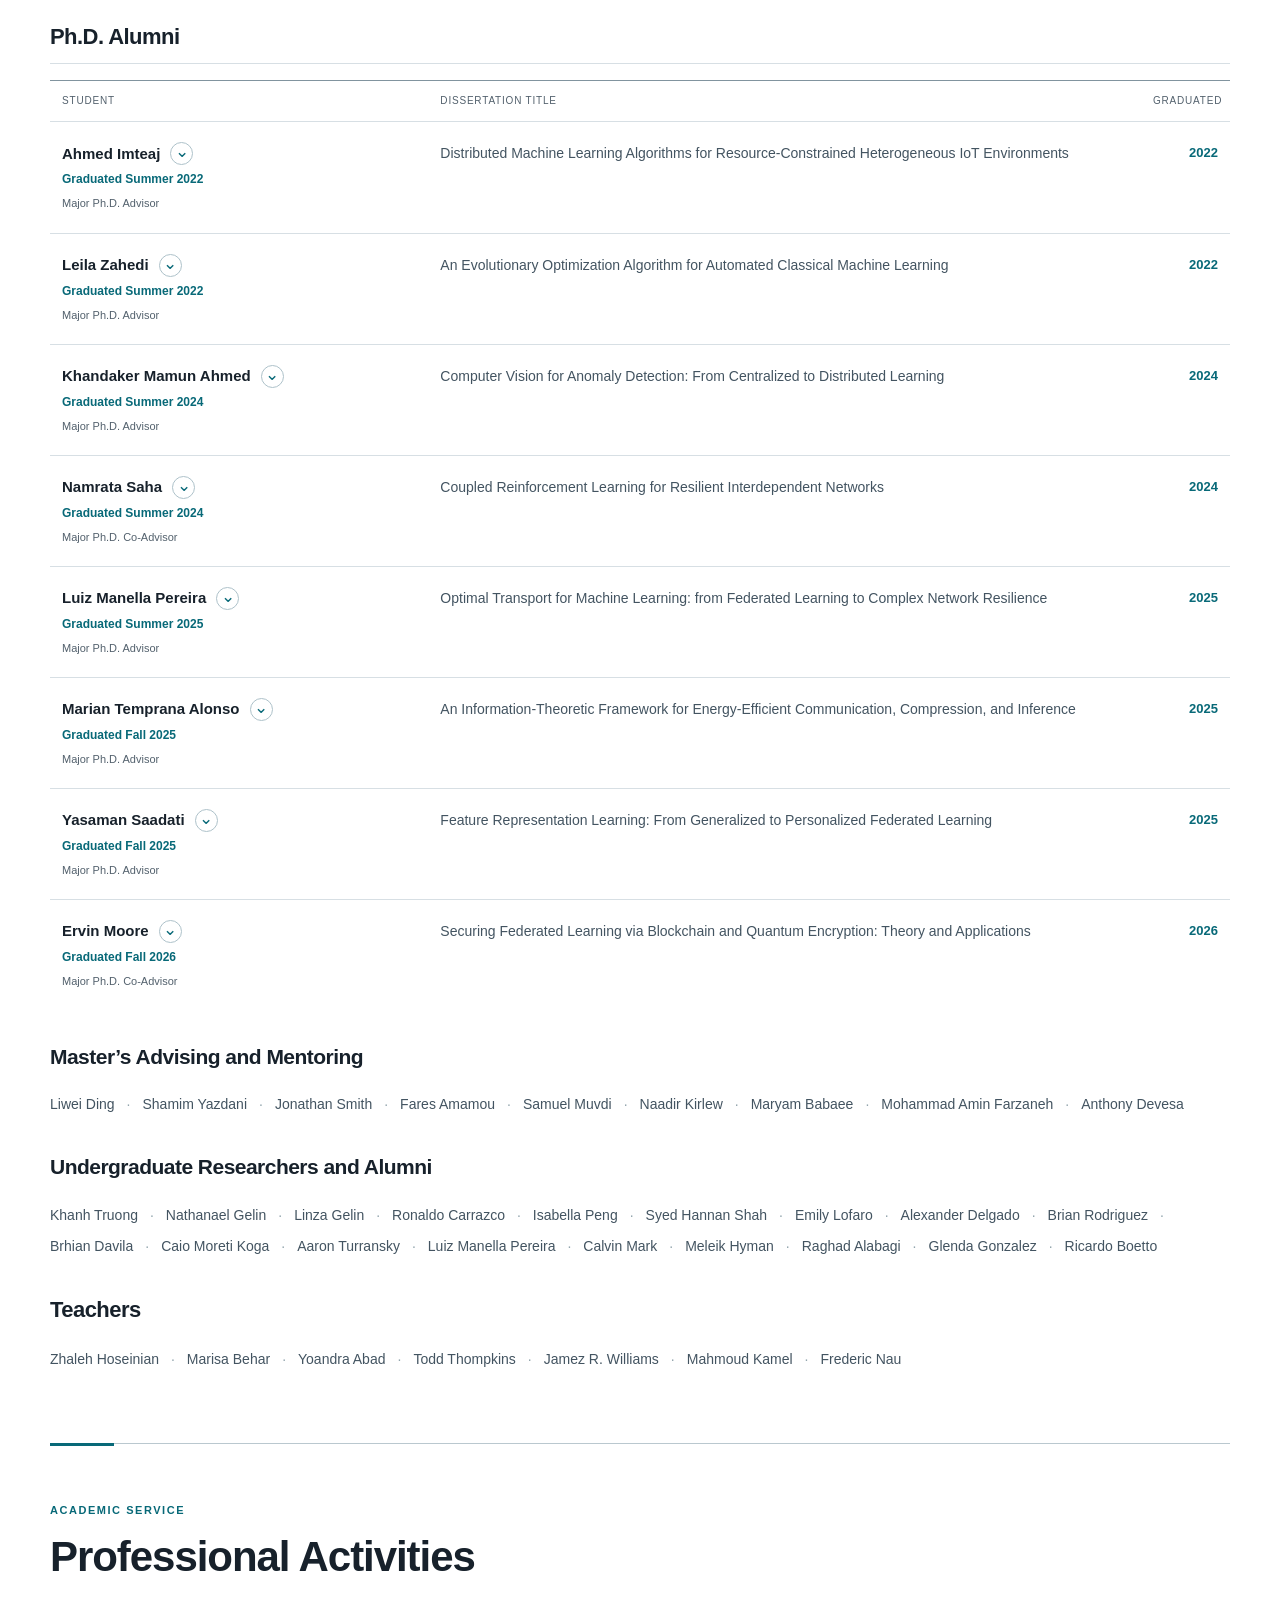
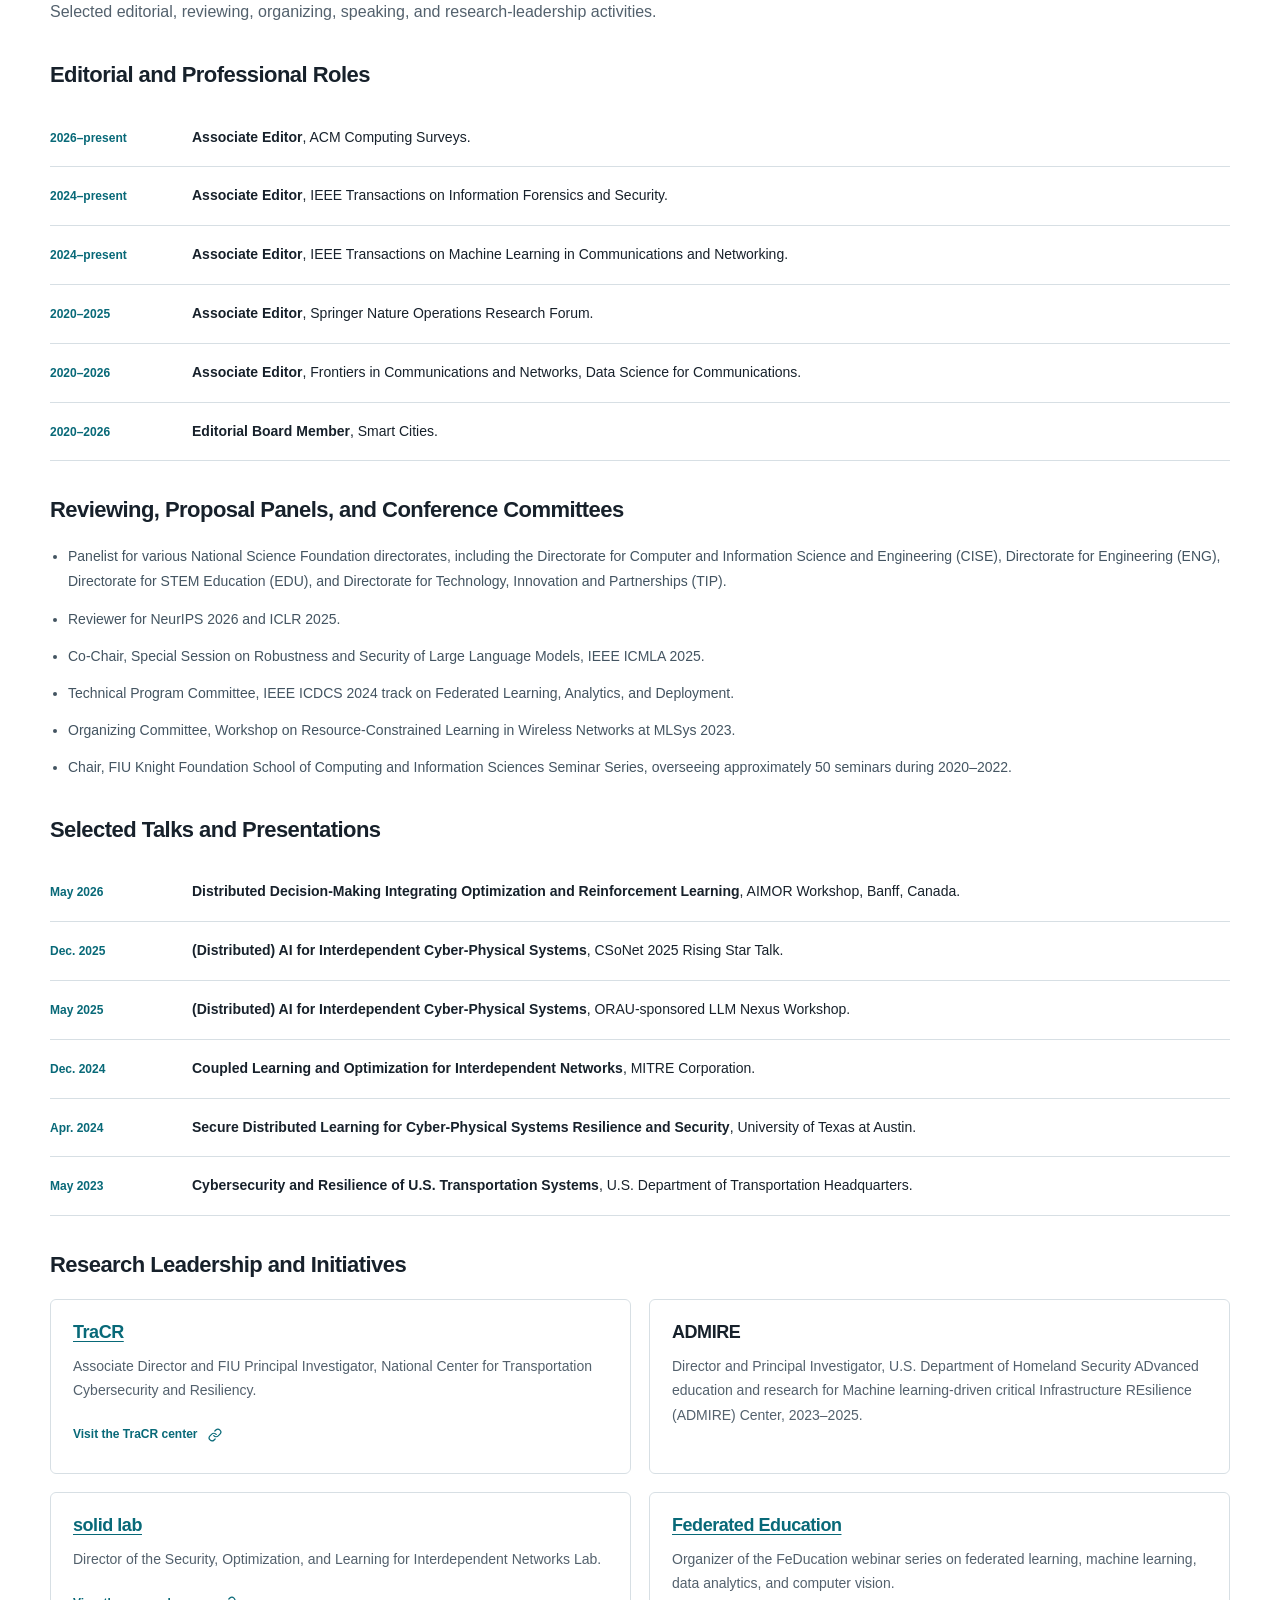
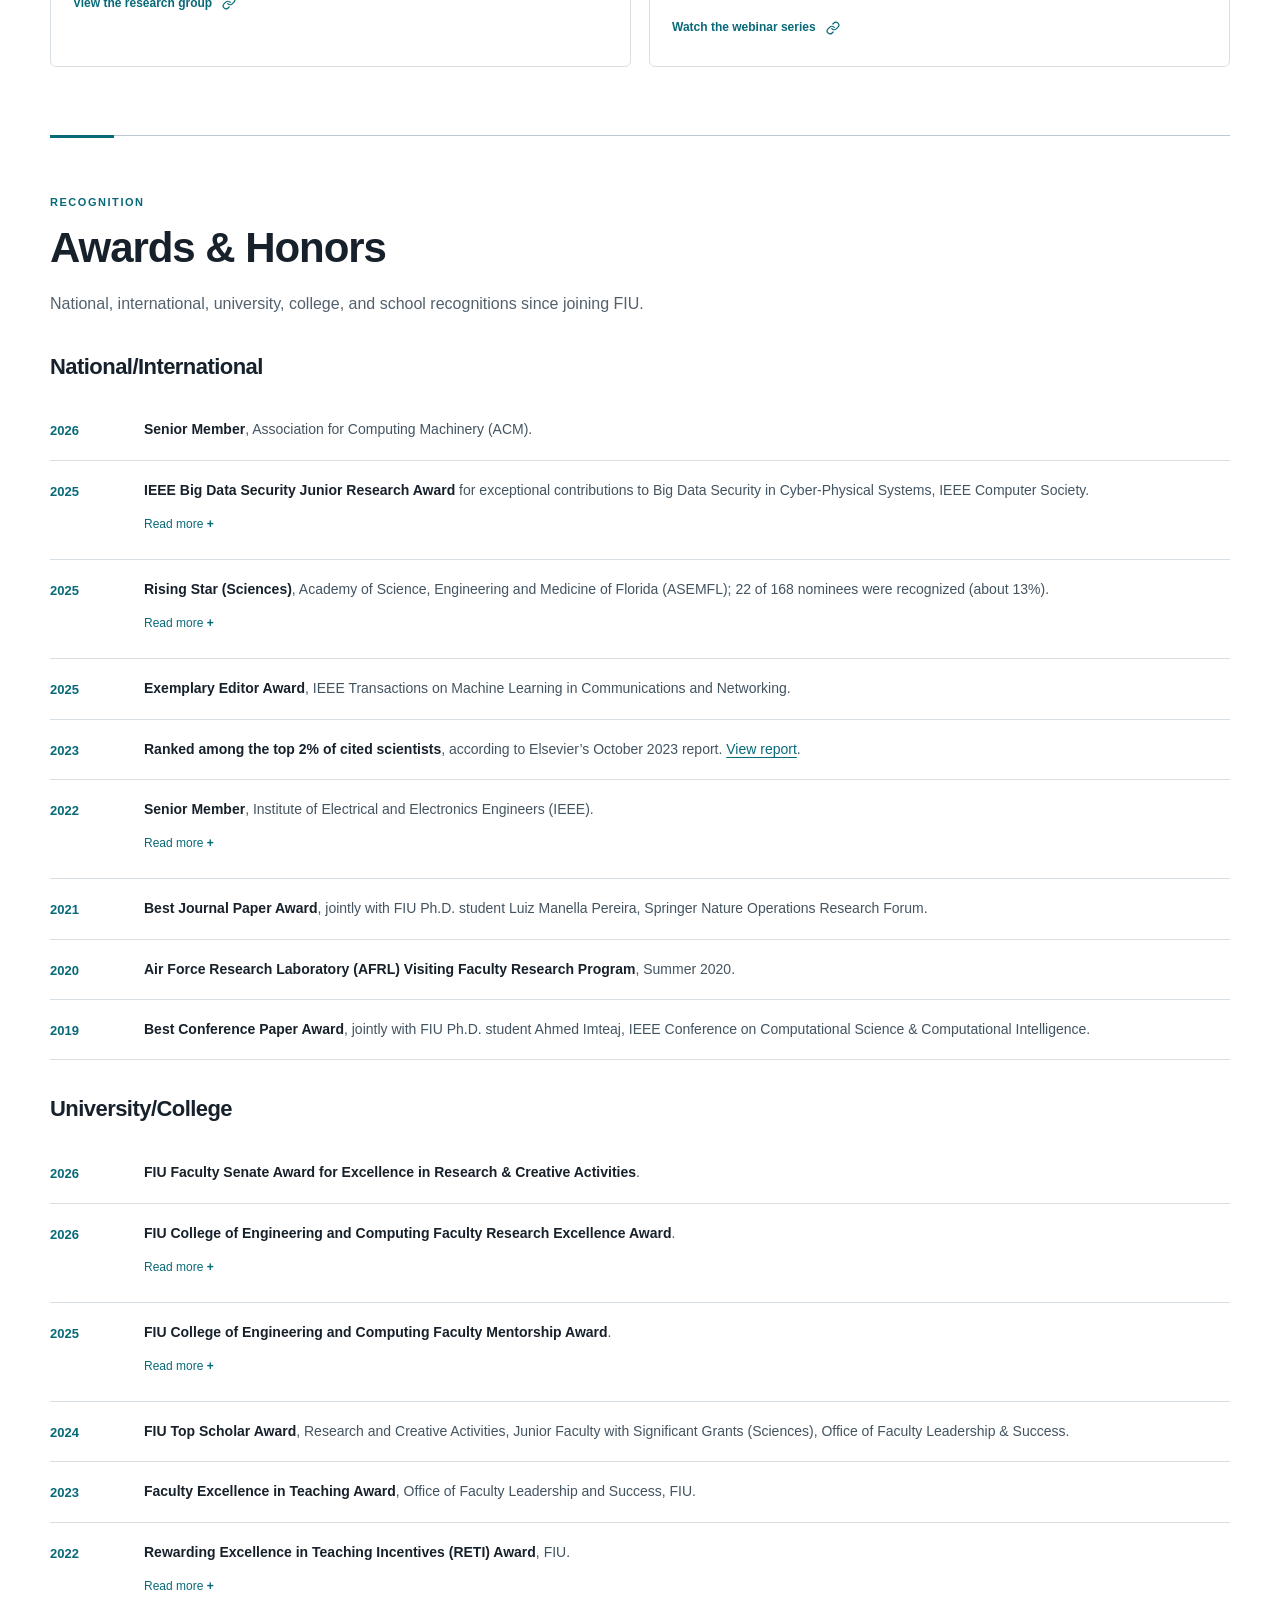
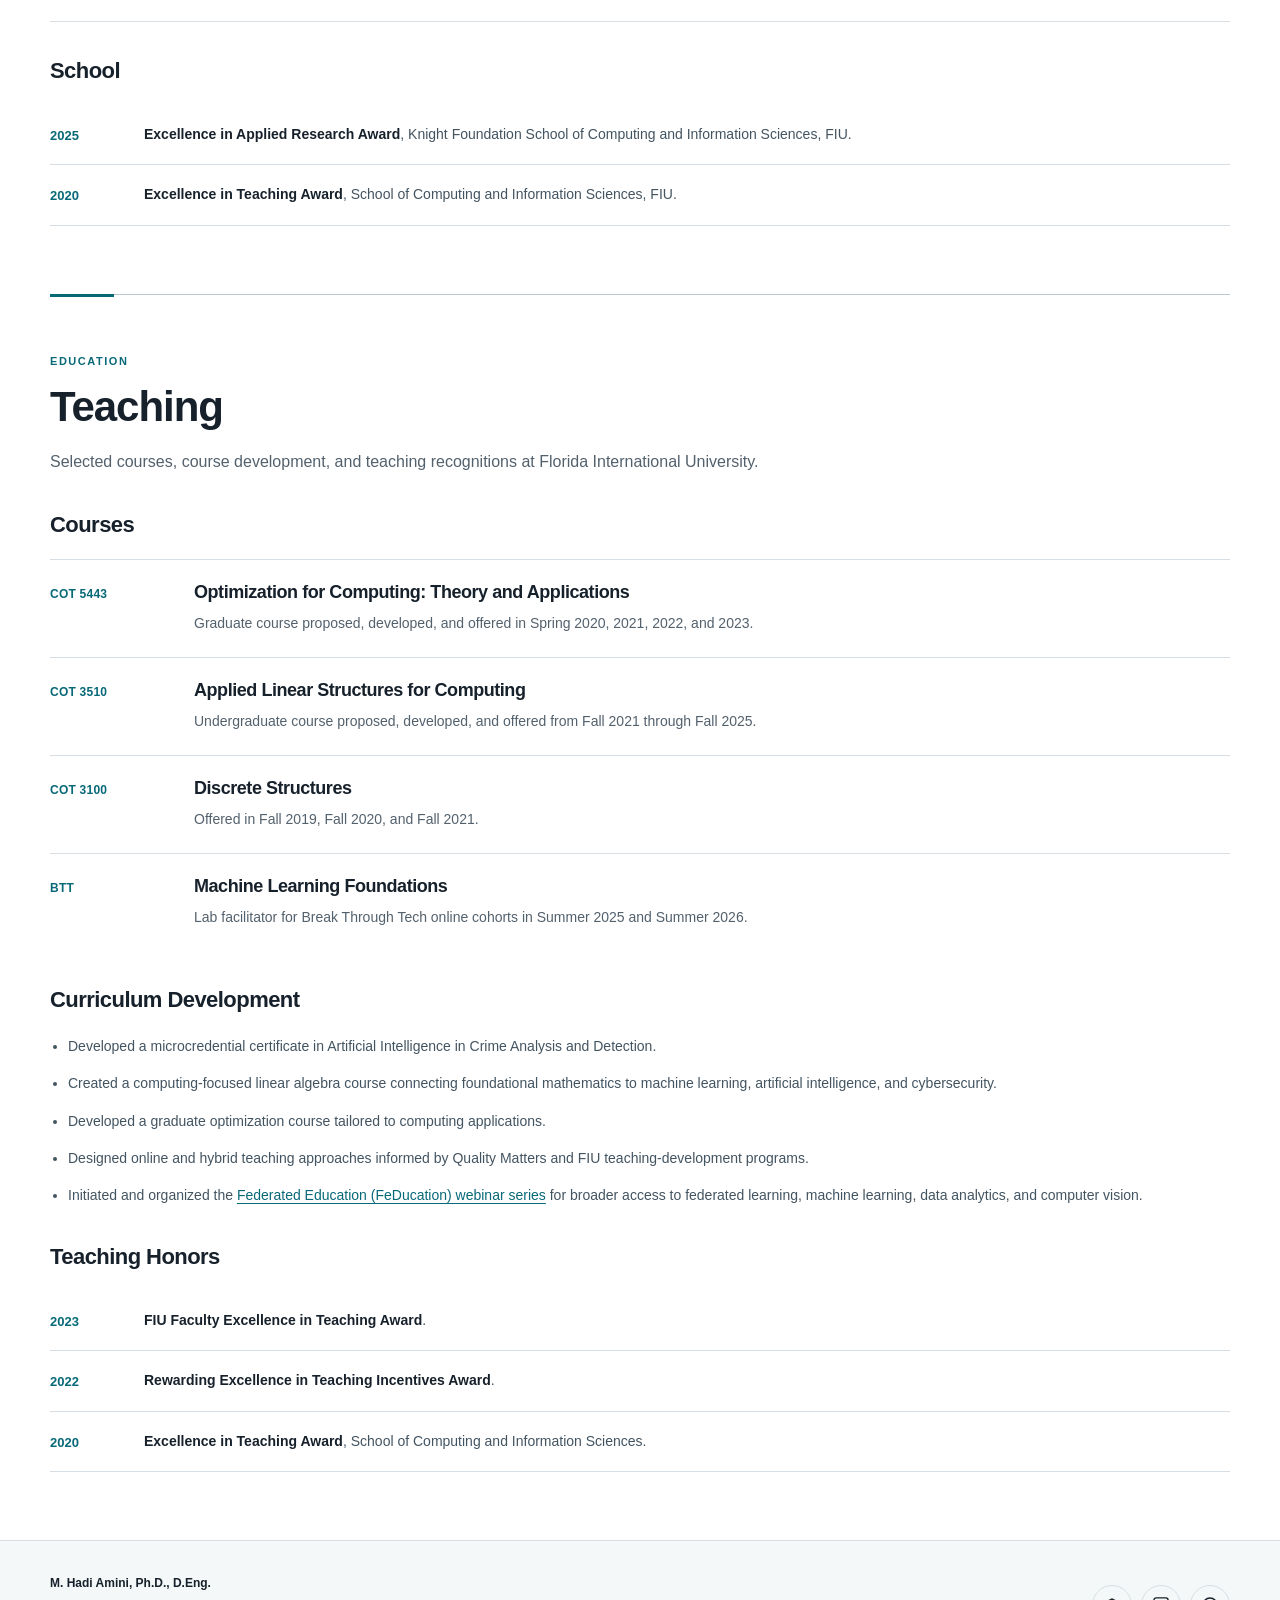
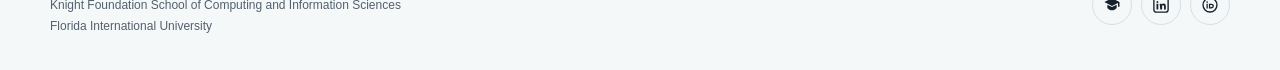
<file: group.html>
<!DOCTYPE html><html lang="en"><head><meta charset="utf-8"><meta name="viewport" content="width=device-width,initial-scale=1"><meta http-equiv="refresh" content="0; url=index.html#research-group"><link rel="canonical" href="https://hadiamini.com/#research-group"><title>Group | M. Hadi Amini</title><script>location.replace('index.html#research-group');</script></head><body><p>This page has moved to <a href="index.html#research-group">the new one-page academic website</a>.</p></body></html>
</file>
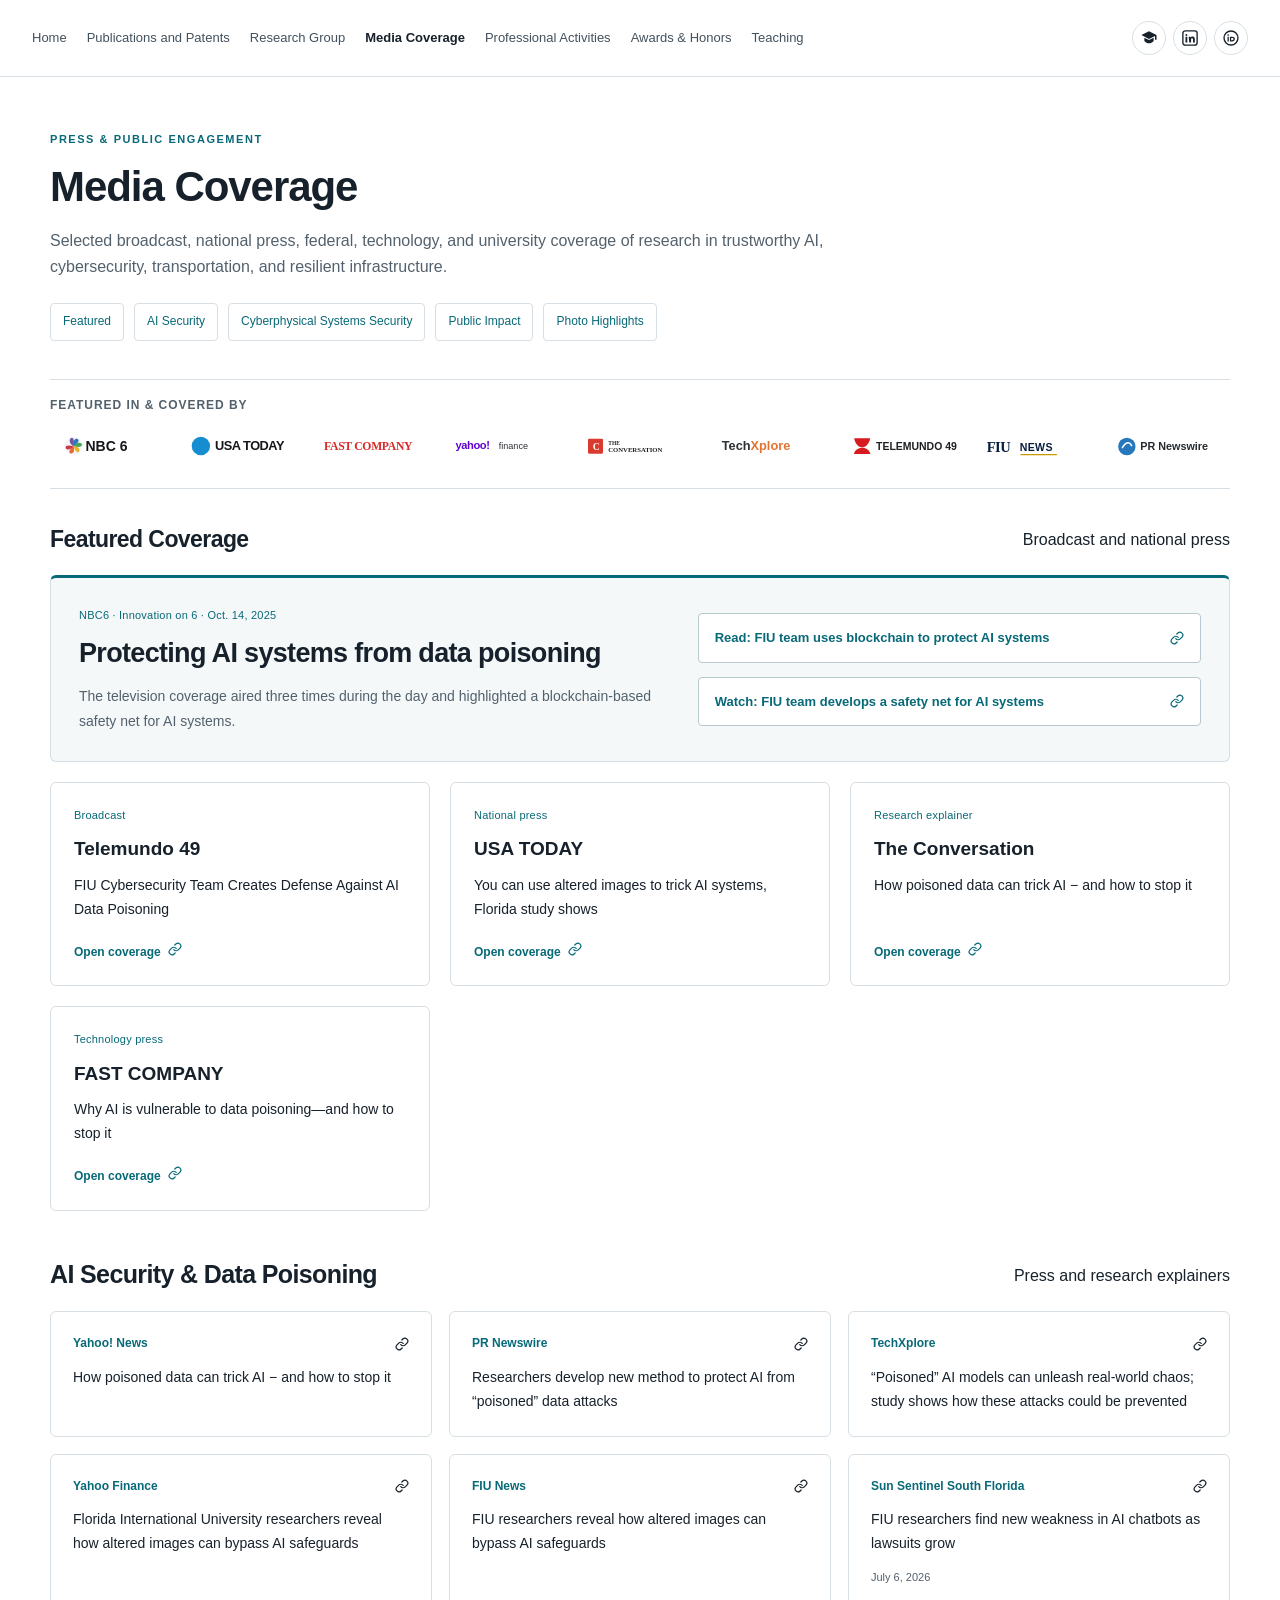
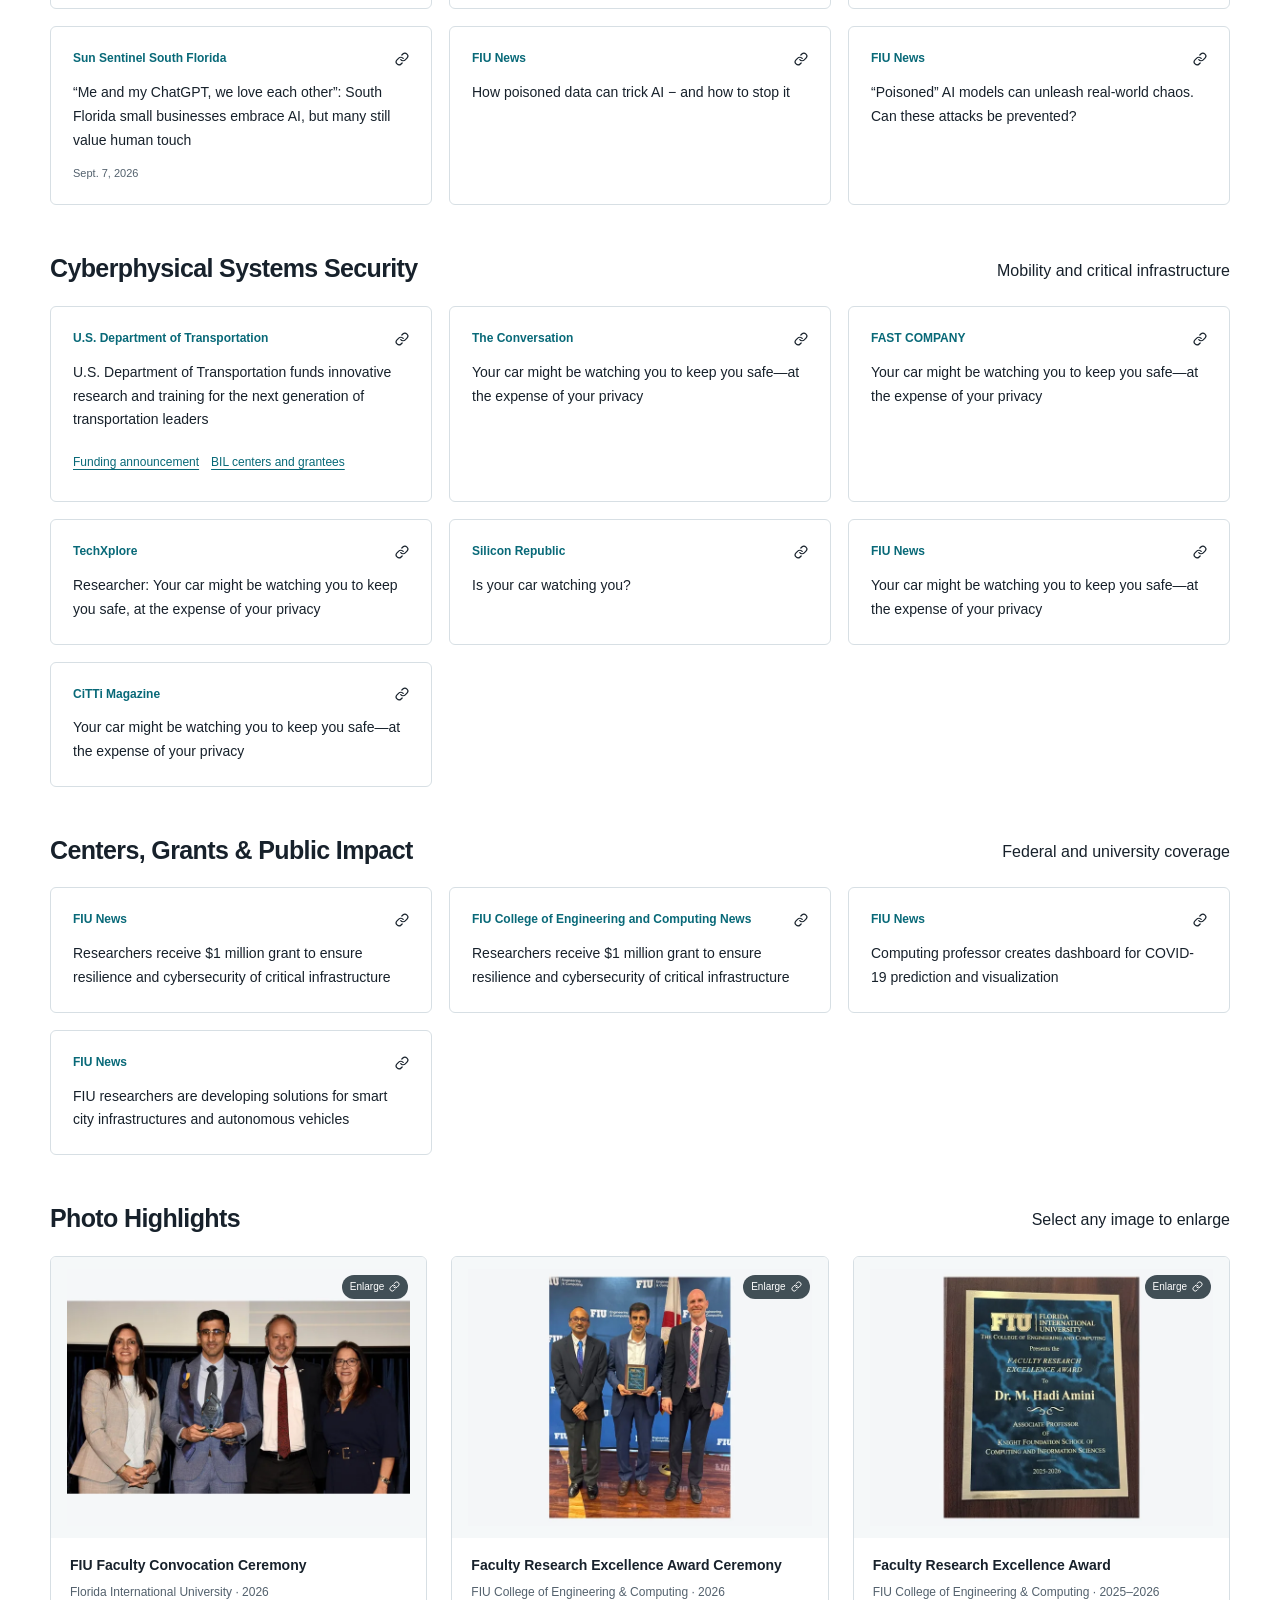
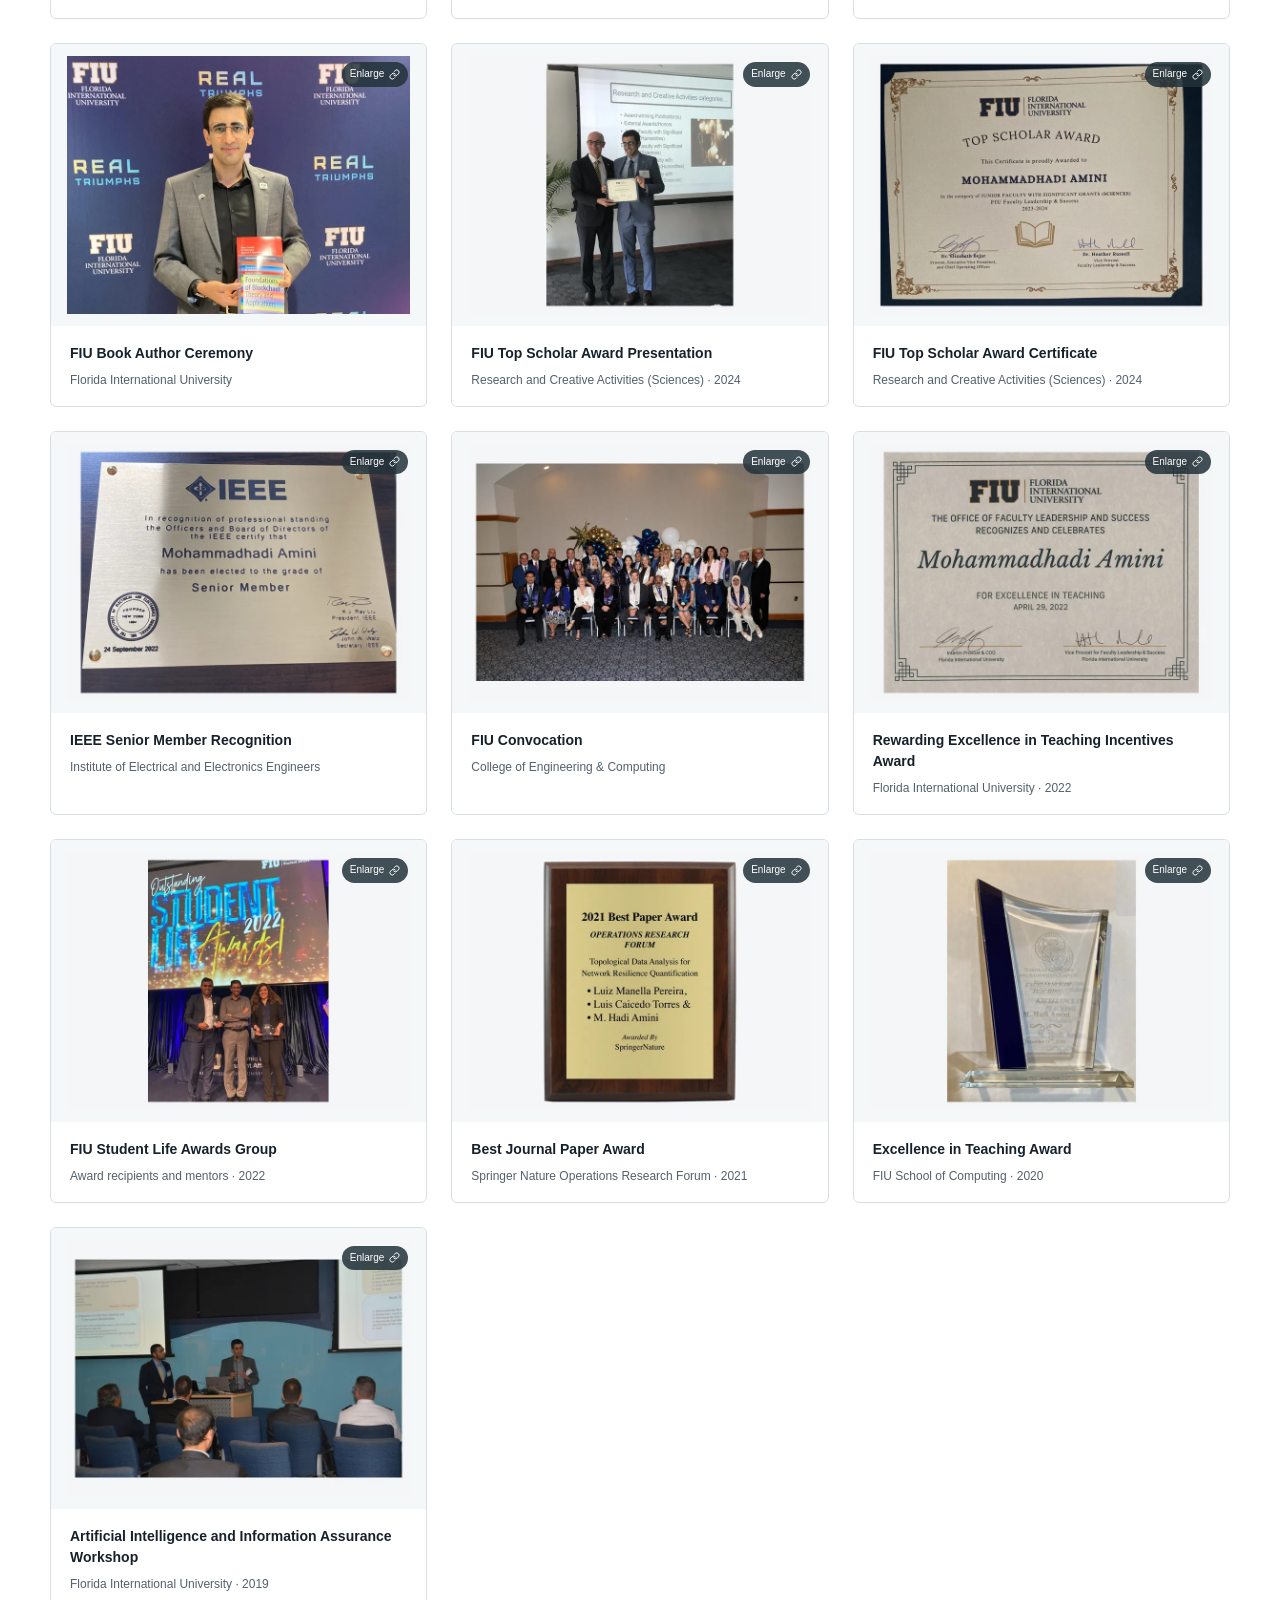
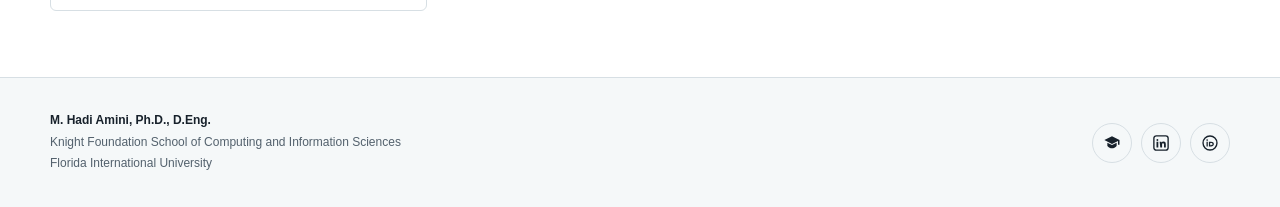
<file: media.html>
<!DOCTYPE html>

<html lang="en">
<head>
<meta charset="utf-8"/>
<meta content="width=device-width, initial-scale=1" name="viewport"/>
<meta content="Selected television, national press, federal, and university coverage of M. Hadi Amini's research and public impact." name="description"/>
<meta content="#ffffff" name="theme-color"/>
<meta content="Media Coverage | M. Hadi Amini" property="og:title"/>
<meta content="Selected broadcast, national press, federal, and university coverage of research in trustworthy AI, cybersecurity, transportation, and resilient infrastructure." property="og:description"/>
<meta content="website" property="og:type"/>
<meta content="https://hadiamini.com/assets/img/media/full/2026-faculty-research-excellence-award-ceremony.webp" property="og:image"/>
<meta content="https://hadiamini.com/media.html" property="og:url"/>
<title>Media Coverage | M. Hadi Amini</title>
<link href="assets/img/favicon.svg" rel="icon" type="image/svg+xml"/>
<link href="assets/css/styles.css?v=publications-v7" rel="stylesheet"/>
<script defer="" src="assets/js/main.js?v=publications-v7"></script>
</head>
<body class="media-layout" data-page="media.html">
<a class="skip-link" href="#main-content">Skip to main content</a>
<header class="site-header top-site-header">
<div class="top-header-inner"><a class="mobile-brand" href="index.html#home">M. Hadi Amini</a>
<button aria-controls="primary-nav" aria-expanded="false" aria-label="Open navigation" class="nav-toggle" type="button"><span class="menu-label">Menu</span><span aria-hidden="true" class="menu-lines"></span></button>
<nav aria-label="Primary navigation" class="primary-nav top-primary-nav" id="primary-nav">
<div class="nav-inner"><a href="index.html#home">Home</a><a href="index.html#publications">Publications and Patents</a><a href="index.html#research-group">Research Group</a><a aria-current="page" class="active" href="media.html">Media Coverage</a><a href="index.html#professional-activities">Professional Activities</a><a href="index.html#awards">Awards &amp; Honors</a><a href="index.html#teaching">Teaching</a></div>
<div aria-label="Academic profiles" class="social-icon-links header-social-links">
<a aria-label="Google Scholar" class="social-icon-link" href="https://scholar.google.com/citations?hl=en&amp;user=E84r_bUAAAAJ&amp;view_op=list_works&amp;sortby=pubdate" rel="noopener noreferrer" target="_blank" title="Google Scholar"><svg aria-hidden="true" focusable="false" viewbox="0 0 24 24"><path d="M12 3 1.8 8.1 12 13.2l8-4v5.2h2V8.1L12 3Zm-6.2 8.5v4.4c1.7 2.1 4 3.1 6.2 3.1s4.5-1 6.2-3.1v-4.4L12 14.6l-6.2-3.1Z" fill="currentColor"></path></svg><span class="sr-only">Google Scholar</span></a>
<a aria-label="LinkedIn" class="social-icon-link" href="https://www.linkedin.com/in/m-hadi-amini/" rel="noopener noreferrer" target="_blank" title="LinkedIn"><svg aria-hidden="true" focusable="false" viewbox="0 0 24 24"><rect fill="none" height="19" rx="3.2" stroke="currentColor" stroke-width="1.8" width="19" x="2.5" y="2.5"></rect><circle cx="7.2" cy="8" fill="currentColor" r="1.25"></circle><path d="M6 10.4h2.4V18H6zm4.2 0h2.3v1.05h.04c.65-.98 1.66-1.45 2.8-1.45 2.6 0 3.08 1.7 3.08 3.95V18h-2.4v-3.58c0-.85-.02-1.95-1.2-1.95-1.2 0-1.38.93-1.38 1.89V18h-2.4z" fill="currentColor"></path></svg><span class="sr-only">LinkedIn</span></a>
<a aria-label="ORCID" class="social-icon-link" href="https://orcid.org/0000-0002-2768-3601" rel="noopener noreferrer" target="_blank" title="ORCID"><svg aria-hidden="true" focusable="false" viewbox="0 0 24 24"><circle cx="12" cy="12" fill="none" r="9.3" stroke="currentColor" stroke-width="1.8"></circle><circle cx="8.2" cy="8.1" fill="currentColor" r="1.1"></circle><path d="M7.35 10.4h1.7v6.1h-1.7zm3.2 0h2.85c2.25 0 3.75 1.2 3.75 3.05 0 1.87-1.5 3.05-3.75 3.05h-2.85v-6.1Zm1.7 1.45v3.2h1.05c1.35 0 2.1-.58 2.1-1.6 0-1-.75-1.6-2.1-1.6h-1.05Z" fill="currentColor"></path></svg><span class="sr-only">ORCID</span></a>
</div>
</nav>
</div>
</header>
<main class="container page-shell media-page" id="main-content">
<header class="page-header media-page-header">
<p class="eyebrow">Press &amp; Public Engagement</p>
<h1>Media Coverage</h1>
<p>Selected broadcast, national press, federal, technology, and university coverage of research in trustworthy AI, cybersecurity, transportation, and resilient infrastructure.</p>
<nav aria-label="Media page sections" class="media-jump-links"><a href="#featured-coverage">Featured</a><a href="#ai-security-coverage">AI Security</a><a href="#cyberphysical-systems-security-coverage">Cyberphysical Systems Security</a><a href="#public-impact-coverage">Public Impact</a><a href="#photo-highlights">Photo Highlights</a></nav>
</header><section aria-labelledby="featured-outlets-heading" class="section-block media-outlets-section">
<div class="section-heading-row media-outlets-heading">
<h2 id="featured-outlets-heading">Featured in &amp; covered by</h2>
</div>
<div aria-label="Selected media outlets" class="media-logo-marquee" role="region">
<div class="media-logo-track"><div class="media-logo-set"><a class="media-logo-link" href="https://www.nbcmiami.com/news/local/innovation-on-6/fiu-team-uses-blockchain-to-protect-ai-systems-from-data-poisoning/3706014/" rel="noopener noreferrer" target="_blank"><img alt="NBC 6" decoding="async" height="90" loading="eager" src="assets/img/media/logos/nbc6.svg" width="380"/></a><a class="media-logo-link" href="https://www.usatoday.com/story/news/politics/2026/07/15/florida-study-tricks-ai-systems-with-altered-images-find-risks/90821035007/" rel="noopener noreferrer" target="_blank"><img alt="USA TODAY" decoding="async" height="90" loading="eager" src="assets/img/media/logos/usa-today.svg" width="380"/></a><a class="media-logo-link" href="https://www.fastcompany.com/91385632/ai-data-poisoning-blockchain" rel="noopener noreferrer" target="_blank"><img alt="Fast Company" decoding="async" height="90" loading="eager" src="assets/img/media/logos/fast-company.svg" width="380"/></a><a class="media-logo-link" href="https://finance.yahoo.com/technology/ai/articles/florida-international-university-researchers-reveal-203700012.html" rel="noopener noreferrer" target="_blank"><img alt="Yahoo Finance" decoding="async" height="90" loading="eager" src="assets/img/media/logos/yahoo-finance.svg" width="380"/></a><a class="media-logo-link" href="https://theconversation.com/how-poisoned-data-can-trick-ai-and-how-to-stop-it-256423" rel="noopener noreferrer" target="_blank"><img alt="The Conversation" decoding="async" height="90" loading="eager" src="assets/img/media/logos/the-conversation.svg" width="380"/></a><a class="media-logo-link" href="https://techxplore.com/news/2025-04-poisoned-ai-unleash-real-world.html" rel="noopener noreferrer" target="_blank"><img alt="Tech Xplore" decoding="async" height="90" loading="eager" src="assets/img/media/logos/techxplore.svg" width="380"/></a><a class="media-logo-link" href="https://app.criticalmention.com/app/#/clip/public/cd8e2ec4-804a-44af-90cf-67bf093ad204" rel="noopener noreferrer" target="_blank"><img alt="Telemundo 49" decoding="async" height="90" loading="eager" src="assets/img/media/logos/telemundo49.svg" width="380"/></a><a class="media-logo-link" href="https://news.fiu.edu/2025/how-poisoned-data-can-trick-ai-and-how-to-stop-it" rel="noopener noreferrer" target="_blank"><img alt="FIU News" decoding="async" height="90" loading="eager" src="assets/img/media/logos/fiu-news.svg" width="380"/></a><a class="media-logo-link" href="https://www.prnewswire.com/news-releases/researchers-develop-new-method-to-protect-ai-from-poisoned-data-attacks-302529266.html" rel="noopener noreferrer" target="_blank"><img alt="PR Newswire" decoding="async" height="90" loading="eager" src="assets/img/media/logos/pr-newswire.svg" width="380"/></a></div></div>
</div>
</section>
<section aria-labelledby="featured-coverage-heading" class="section-block" id="featured-coverage">
<div class="section-heading-row"><h2 id="featured-coverage-heading">Featured Coverage</h2><span>Broadcast and national press</span></div>
<div class="featured-media-grid">
<article class="featured-media-lead">
<div><span class="featured-media-meta">NBC6 · Innovation on 6 · Oct. 14, 2025</span><h2>Protecting AI systems from data poisoning</h2><p>The television coverage aired three times during the day and highlighted a blockchain-based safety net for AI systems.</p></div>
<div class="featured-media-actions">
<a class="media-action" href="https://www.nbcmiami.com/news/local/innovation-on-6/fiu-team-uses-blockchain-to-protect-ai-systems-from-data-poisoning/3706014/" rel="noopener noreferrer" target="_blank">Read: FIU team uses blockchain to protect AI systems<span aria-hidden="true" class="link-glyph"><svg aria-hidden="true" class="ui-link-icon" fill="none" focusable="false" stroke="currentColor" stroke-linecap="round" stroke-linejoin="round" stroke-width="2.1" viewbox="0 0 24 24"><path d="M10 13a5 5 0 0 0 7.54.54l3-3a5 5 0 0 0-7.07-7.07l-1.72 1.71"></path><path d="M14 11a5 5 0 0 0-7.54-.54l-3 3a5 5 0 0 0 7.07 7.07l1.71-1.71"></path></svg></span></a>
<a class="media-action media-action-secondary" href="https://www.nbcmiami.com/video/nbc-6-news/fiu-team-develops-safety-net-for-ai-systems-to-protect-against-data-poisoning/3705969/" rel="noopener noreferrer" target="_blank">Watch: FIU team develops a safety net for AI systems<span aria-hidden="true" class="link-glyph"><svg aria-hidden="true" class="ui-link-icon" fill="none" focusable="false" stroke="currentColor" stroke-linecap="round" stroke-linejoin="round" stroke-width="2.1" viewbox="0 0 24 24"><path d="M10 13a5 5 0 0 0 7.54.54l3-3a5 5 0 0 0-7.07-7.07l-1.72 1.71"></path><path d="M14 11a5 5 0 0 0-7.54-.54l-3 3a5 5 0 0 0 7.07 7.07l1.71-1.71"></path></svg></span></a>
</div>
</article>
<a class="featured-media-card" href="https://app.criticalmention.com/app/#/clip/public/cd8e2ec4-804a-44af-90cf-67bf093ad204" rel="noopener noreferrer" target="_blank">
<span class="featured-media-meta">Broadcast</span>
<span class="featured-media-outlet">Telemundo 49</span>
<strong>FIU Cybersecurity Team Creates Defense Against AI Data Poisoning</strong>
<span class="featured-media-link">Open coverage <span aria-hidden="true" class="link-glyph"><svg aria-hidden="true" class="ui-link-icon" fill="none" focusable="false" stroke="currentColor" stroke-linecap="round" stroke-linejoin="round" stroke-width="2.1" viewbox="0 0 24 24"><path d="M10 13a5 5 0 0 0 7.54.54l3-3a5 5 0 0 0-7.07-7.07l-1.72 1.71"></path><path d="M14 11a5 5 0 0 0-7.54-.54l-3 3a5 5 0 0 0 7.07 7.07l1.71-1.71"></path></svg></span></span>
</a><a class="featured-media-card" href="https://www.usatoday.com/story/news/politics/2026/07/15/florida-study-tricks-ai-systems-with-altered-images-find-risks/90821035007/" rel="noopener noreferrer" target="_blank">
<span class="featured-media-meta">National press</span>
<span class="featured-media-outlet">USA TODAY</span>
<strong>You can use altered images to trick AI systems, Florida study shows</strong>
<span class="featured-media-link">Open coverage <span aria-hidden="true" class="link-glyph"><svg aria-hidden="true" class="ui-link-icon" fill="none" focusable="false" stroke="currentColor" stroke-linecap="round" stroke-linejoin="round" stroke-width="2.1" viewbox="0 0 24 24"><path d="M10 13a5 5 0 0 0 7.54.54l3-3a5 5 0 0 0-7.07-7.07l-1.72 1.71"></path><path d="M14 11a5 5 0 0 0-7.54-.54l-3 3a5 5 0 0 0 7.07 7.07l1.71-1.71"></path></svg></span></span>
</a><a class="featured-media-card" href="https://theconversation.com/how-poisoned-data-can-trick-ai-and-how-to-stop-it-256423" rel="noopener noreferrer" target="_blank">
<span class="featured-media-meta">Research explainer</span>
<span class="featured-media-outlet">The Conversation</span>
<strong>How poisoned data can trick AI − and how to stop it</strong>
<span class="featured-media-link">Open coverage <span aria-hidden="true" class="link-glyph"><svg aria-hidden="true" class="ui-link-icon" fill="none" focusable="false" stroke="currentColor" stroke-linecap="round" stroke-linejoin="round" stroke-width="2.1" viewbox="0 0 24 24"><path d="M10 13a5 5 0 0 0 7.54.54l3-3a5 5 0 0 0-7.07-7.07l-1.72 1.71"></path><path d="M14 11a5 5 0 0 0-7.54-.54l-3 3a5 5 0 0 0 7.07 7.07l1.71-1.71"></path></svg></span></span>
</a><a class="featured-media-card" href="https://www.fastcompany.com/91385632/ai-data-poisoning-blockchain" rel="noopener noreferrer" target="_blank">
<span class="featured-media-meta">Technology press</span>
<span class="featured-media-outlet">FAST COMPANY</span>
<strong>Why AI is vulnerable to data poisoning—and how to stop it</strong>
<span class="featured-media-link">Open coverage <span aria-hidden="true" class="link-glyph"><svg aria-hidden="true" class="ui-link-icon" fill="none" focusable="false" stroke="currentColor" stroke-linecap="round" stroke-linejoin="round" stroke-width="2.1" viewbox="0 0 24 24"><path d="M10 13a5 5 0 0 0 7.54.54l3-3a5 5 0 0 0-7.07-7.07l-1.72 1.71"></path><path d="M14 11a5 5 0 0 0-7.54-.54l-3 3a5 5 0 0 0 7.07 7.07l1.71-1.71"></path></svg></span></span>
</a>
</div>
</section>
<section aria-labelledby="ai-security-heading" class="section-block media-archive-section" id="ai-security-coverage">
<div class="section-heading-row"><h2 id="ai-security-heading">AI Security &amp; Data Poisoning</h2><span>Press and research explainers</span></div>
<div class="coverage-grid"><a class="coverage-card" href="https://www.yahoo.com/news/articles/poisoned-data-trick-ai-stop-123631914.html" rel="noopener noreferrer" target="_blank">
<span class="coverage-card-top"><span class="coverage-outlet">Yahoo! News</span><span aria-hidden="true" class="coverage-arrow link-glyph"><svg aria-hidden="true" class="ui-link-icon" fill="none" focusable="false" stroke="currentColor" stroke-linecap="round" stroke-linejoin="round" stroke-width="2.1" viewbox="0 0 24 24"><path d="M10 13a5 5 0 0 0 7.54.54l3-3a5 5 0 0 0-7.07-7.07l-1.72 1.71"></path><path d="M14 11a5 5 0 0 0-7.54-.54l-3 3a5 5 0 0 0 7.07 7.07l1.71-1.71"></path></svg></span></span>
<strong>How poisoned data can trick AI − and how to stop it</strong>
</a>

<a class="coverage-card" href="https://www.prnewswire.com/news-releases/researchers-develop-new-method-to-protect-ai-from-poisoned-data-attacks-302529266.html" rel="noopener noreferrer" target="_blank">
<span class="coverage-card-top"><span class="coverage-outlet">PR Newswire</span><span aria-hidden="true" class="coverage-arrow link-glyph"><svg aria-hidden="true" class="ui-link-icon" fill="none" focusable="false" stroke="currentColor" stroke-linecap="round" stroke-linejoin="round" stroke-width="2.1" viewbox="0 0 24 24"><path d="M10 13a5 5 0 0 0 7.54.54l3-3a5 5 0 0 0-7.07-7.07l-1.72 1.71"></path><path d="M14 11a5 5 0 0 0-7.54-.54l-3 3a5 5 0 0 0 7.07 7.07l1.71-1.71"></path></svg></span></span>
<strong>Researchers develop new method to protect AI from “poisoned” data attacks</strong>
</a>
<a class="coverage-card" href="https://techxplore.com/news/2025-04-poisoned-ai-unleash-real-world.html" rel="noopener noreferrer" target="_blank">
<span class="coverage-card-top"><span class="coverage-outlet">TechXplore</span><span aria-hidden="true" class="coverage-arrow link-glyph"><svg aria-hidden="true" class="ui-link-icon" fill="none" focusable="false" stroke="currentColor" stroke-linecap="round" stroke-linejoin="round" stroke-width="2.1" viewbox="0 0 24 24"><path d="M10 13a5 5 0 0 0 7.54.54l3-3a5 5 0 0 0-7.07-7.07l-1.72 1.71"></path><path d="M14 11a5 5 0 0 0-7.54-.54l-3 3a5 5 0 0 0 7.07 7.07l1.71-1.71"></path></svg></span></span>
<strong>“Poisoned” AI models can unleash real-world chaos; study shows how these attacks could be prevented</strong>
</a>
<a class="coverage-card" href="https://finance.yahoo.com/technology/ai/articles/florida-international-university-researchers-reveal-203700012.html" rel="noopener noreferrer" target="_blank">
<span class="coverage-card-top"><span class="coverage-outlet">Yahoo Finance</span><span aria-hidden="true" class="coverage-arrow link-glyph"><svg aria-hidden="true" class="ui-link-icon" fill="none" focusable="false" stroke="currentColor" stroke-linecap="round" stroke-linejoin="round" stroke-width="2.1" viewbox="0 0 24 24"><path d="M10 13a5 5 0 0 0 7.54.54l3-3a5 5 0 0 0-7.07-7.07l-1.72 1.71"></path><path d="M14 11a5 5 0 0 0-7.54-.54l-3 3a5 5 0 0 0 7.07 7.07l1.71-1.71"></path></svg></span></span>
<strong>Florida International University researchers reveal how altered images can bypass AI safeguards</strong>
</a>
<a class="coverage-card" href="https://news.fiu.edu/2026/fiu-researchers-reveal-how-altered-images-can-bypass-ai-safeguards" rel="noopener noreferrer" target="_blank">
<span class="coverage-card-top"><span class="coverage-outlet">FIU News</span><span aria-hidden="true" class="coverage-arrow link-glyph"><svg aria-hidden="true" class="ui-link-icon" fill="none" focusable="false" stroke="currentColor" stroke-linecap="round" stroke-linejoin="round" stroke-width="2.1" viewbox="0 0 24 24"><path d="M10 13a5 5 0 0 0 7.54.54l3-3a5 5 0 0 0-7.07-7.07l-1.72 1.71"></path><path d="M14 11a5 5 0 0 0-7.54-.54l-3 3a5 5 0 0 0 7.07 7.07l1.71-1.71"></path></svg></span></span>
<strong>FIU researchers reveal how altered images can bypass AI safeguards</strong>
</a>

<a class="coverage-card" href="https://www.sun-sentinel.com/2026/07/06/fiu-researchers-find-new-weakness-in-ai-chatbots-as-lawsuits-grow/" rel="noopener noreferrer" target="_blank">
<span class="coverage-card-top"><span class="coverage-outlet">Sun Sentinel South Florida</span><span aria-hidden="true" class="coverage-arrow link-glyph"><svg aria-hidden="true" class="ui-link-icon" fill="none" focusable="false" stroke="currentColor" stroke-linecap="round" stroke-linejoin="round" stroke-width="2.1" viewbox="0 0 24 24"><path d="M10 13a5 5 0 0 0 7.54.54l3-3a5 5 0 0 0-7.07-7.07l-1.72 1.71"></path><path d="M14 11a5 5 0 0 0-7.54-.54l-3 3a5 5 0 0 0 7.07 7.07l1.71-1.71"></path></svg></span></span>
<strong>FIU researchers find new weakness in AI chatbots as lawsuits grow</strong>
<span class="coverage-date">July 6, 2026</span>
</a>
<a class="coverage-card" href="https://www.sun-sentinel.com/2026/09/07/me-and-my-chatgpt-we-love-each-other-south-florida-small-businesses-embrace-ai-but-many-still-value-human-touch/?share=faueo0h6ovme7nbrcbae" rel="noopener noreferrer" target="_blank">
<span class="coverage-card-top"><span class="coverage-outlet">Sun Sentinel South Florida</span><span aria-hidden="true" class="coverage-arrow link-glyph"><svg aria-hidden="true" class="ui-link-icon" fill="none" focusable="false" stroke="currentColor" stroke-linecap="round" stroke-linejoin="round" stroke-width="2.1" viewbox="0 0 24 24"><path d="M10 13a5 5 0 0 0 7.54.54l3-3a5 5 0 0 0-7.07-7.07l-1.72 1.71"></path><path d="M14 11a5 5 0 0 0-7.54-.54l-3 3a5 5 0 0 0 7.07 7.07l1.71-1.71"></path></svg></span></span>
<strong>“Me and my ChatGPT, we love each other”: South Florida small businesses embrace AI, but many still value human touch</strong>
<span class="coverage-date">Sept. 7, 2026</span>
</a>
<a class="coverage-card" href="https://news.fiu.edu/2025/how-poisoned-data-can-trick-ai-and-how-to-stop-it" rel="noopener noreferrer" target="_blank">
<span class="coverage-card-top"><span class="coverage-outlet">FIU News</span><span aria-hidden="true" class="coverage-arrow link-glyph"><svg aria-hidden="true" class="ui-link-icon" fill="none" focusable="false" stroke="currentColor" stroke-linecap="round" stroke-linejoin="round" stroke-width="2.1" viewbox="0 0 24 24"><path d="M10 13a5 5 0 0 0 7.54.54l3-3a5 5 0 0 0-7.07-7.07l-1.72 1.71"></path><path d="M14 11a5 5 0 0 0-7.54-.54l-3 3a5 5 0 0 0 7.07 7.07l1.71-1.71"></path></svg></span></span>
<strong>How poisoned data can trick AI − and how to stop it</strong>
</a>
<a class="coverage-card" href="https://news.fiu.edu/2025/people-can-poison-ai-models-to-unleash-real-world-chaos-can-these-attacks-be-prevented" rel="noopener noreferrer" target="_blank">
<span class="coverage-card-top"><span class="coverage-outlet">FIU News</span><span aria-hidden="true" class="coverage-arrow link-glyph"><svg aria-hidden="true" class="ui-link-icon" fill="none" focusable="false" stroke="currentColor" stroke-linecap="round" stroke-linejoin="round" stroke-width="2.1" viewbox="0 0 24 24"><path d="M10 13a5 5 0 0 0 7.54.54l3-3a5 5 0 0 0-7.07-7.07l-1.72 1.71"></path><path d="M14 11a5 5 0 0 0-7.54-.54l-3 3a5 5 0 0 0 7.07 7.07l1.71-1.71"></path></svg></span></span>
<strong>“Poisoned” AI models can unleash real-world chaos. Can these attacks be prevented?</strong>
</a></div>
</section>
<section aria-labelledby="cyberphysical-systems-security-heading" class="section-block media-archive-section" id="cyberphysical-systems-security-coverage">
<div class="section-heading-row"><h2 id="cyberphysical-systems-security-heading">Cyberphysical Systems Security</h2><span>Mobility and critical infrastructure</span></div>
<div class="coverage-grid">
<article class="coverage-card coverage-card-multiple">
<span class="coverage-card-top"><span class="coverage-outlet">U.S. Department of Transportation</span><span aria-hidden="true" class="coverage-arrow link-glyph"><svg aria-hidden="true" class="ui-link-icon" fill="none" focusable="false" stroke="currentColor" stroke-linecap="round" stroke-linejoin="round" stroke-width="2.1" viewbox="0 0 24 24"><path d="M10 13a5 5 0 0 0 7.54.54l3-3a5 5 0 0 0-7.07-7.07l-1.72 1.71"></path><path d="M14 11a5 5 0 0 0-7.54-.54l-3 3a5 5 0 0 0 7.07 7.07l1.71-1.71"></path></svg></span></span>
<strong>U.S. Department of Transportation funds innovative research and training for the next generation of transportation leaders</strong>
<div class="coverage-card-actions"><a href="https://www.transportation.gov/briefing-room/us-department-transportation-funds-innovative-research-providing-vital-training-next" rel="noopener noreferrer" target="_blank">Funding announcement</a><a href="https://www.transportation.gov/utc/bil-centers-and-grantees" rel="noopener noreferrer" target="_blank">BIL centers and grantees</a></div>
</article>
<a class="coverage-card" href="https://theconversation.com/your-car-might-be-watching-you-to-keep-you-safe-at-the-expense-of-your-privacy-213213" rel="noopener noreferrer" target="_blank">
<span class="coverage-card-top"><span class="coverage-outlet">The Conversation</span><span aria-hidden="true" class="coverage-arrow link-glyph"><svg aria-hidden="true" class="ui-link-icon" fill="none" focusable="false" stroke="currentColor" stroke-linecap="round" stroke-linejoin="round" stroke-width="2.1" viewbox="0 0 24 24"><path d="M10 13a5 5 0 0 0 7.54.54l3-3a5 5 0 0 0-7.07-7.07l-1.72 1.71"></path><path d="M14 11a5 5 0 0 0-7.54-.54l-3 3a5 5 0 0 0 7.07 7.07l1.71-1.71"></path></svg></span></span>
<strong>Your car might be watching you to keep you safe—at the expense of your privacy</strong>
</a>
<a class="coverage-card" href="https://www.fastcompany.com/90999118/your-car-might-be-watching-you-to-keep-you-safe-at-the-expense-of-your-privacy" rel="noopener noreferrer" target="_blank">
<span class="coverage-card-top"><span class="coverage-outlet">FAST COMPANY</span><span aria-hidden="true" class="coverage-arrow link-glyph"><svg aria-hidden="true" class="ui-link-icon" fill="none" focusable="false" stroke="currentColor" stroke-linecap="round" stroke-linejoin="round" stroke-width="2.1" viewbox="0 0 24 24"><path d="M10 13a5 5 0 0 0 7.54.54l3-3a5 5 0 0 0-7.07-7.07l-1.72 1.71"></path><path d="M14 11a5 5 0 0 0-7.54-.54l-3 3a5 5 0 0 0 7.07 7.07l1.71-1.71"></path></svg></span></span>
<strong>Your car might be watching you to keep you safe—at the expense of your privacy</strong>
</a>
<a class="coverage-card" href="https://techxplore.com/news/2023-12-car-safe-expense-privacy.html" rel="noopener noreferrer" target="_blank">
<span class="coverage-card-top"><span class="coverage-outlet">TechXplore</span><span aria-hidden="true" class="coverage-arrow link-glyph"><svg aria-hidden="true" class="ui-link-icon" fill="none" focusable="false" stroke="currentColor" stroke-linecap="round" stroke-linejoin="round" stroke-width="2.1" viewbox="0 0 24 24"><path d="M10 13a5 5 0 0 0 7.54.54l3-3a5 5 0 0 0-7.07-7.07l-1.72 1.71"></path><path d="M14 11a5 5 0 0 0-7.54-.54l-3 3a5 5 0 0 0 7.07 7.07l1.71-1.71"></path></svg></span></span>
<strong>Researcher: Your car might be watching you to keep you safe, at the expense of your privacy</strong>
</a>
<a class="coverage-card" href="https://www.siliconrepublic.com/machines/car-driving-data-privacy-research" rel="noopener noreferrer" target="_blank">
<span class="coverage-card-top"><span class="coverage-outlet">Silicon Republic</span><span aria-hidden="true" class="coverage-arrow link-glyph"><svg aria-hidden="true" class="ui-link-icon" fill="none" focusable="false" stroke="currentColor" stroke-linecap="round" stroke-linejoin="round" stroke-width="2.1" viewbox="0 0 24 24"><path d="M10 13a5 5 0 0 0 7.54.54l3-3a5 5 0 0 0-7.07-7.07l-1.72 1.71"></path><path d="M14 11a5 5 0 0 0-7.54-.54l-3 3a5 5 0 0 0 7.07 7.07l1.71-1.71"></path></svg></span></span>
<strong>Is your car watching you?</strong>
</a>
<a class="coverage-card" href="https://news.fiu.edu/2023/your-car-might-be-watching-you-to-keep-you-safe-at-the-expense-of-your-privacy" rel="noopener noreferrer" target="_blank">
<span class="coverage-card-top"><span class="coverage-outlet">FIU News</span><span aria-hidden="true" class="coverage-arrow link-glyph"><svg aria-hidden="true" class="ui-link-icon" fill="none" focusable="false" stroke="currentColor" stroke-linecap="round" stroke-linejoin="round" stroke-width="2.1" viewbox="0 0 24 24"><path d="M10 13a5 5 0 0 0 7.54.54l3-3a5 5 0 0 0-7.07-7.07l-1.72 1.71"></path><path d="M14 11a5 5 0 0 0-7.54-.54l-3 3a5 5 0 0 0 7.07 7.07l1.71-1.71"></path></svg></span></span>
<strong>Your car might be watching you to keep you safe—at the expense of your privacy</strong>
</a>
<a class="coverage-card" href="https://www.cittimagazine.co.uk/comment/your-car-might-be-watching-you-to-keep-you-safe-%e2%88%92-at-the-expense-of-your-privacy.html" rel="noopener noreferrer" target="_blank">
<span class="coverage-card-top"><span class="coverage-outlet">CiTTi Magazine</span><span aria-hidden="true" class="coverage-arrow link-glyph"><svg aria-hidden="true" class="ui-link-icon" fill="none" focusable="false" stroke="currentColor" stroke-linecap="round" stroke-linejoin="round" stroke-width="2.1" viewbox="0 0 24 24"><path d="M10 13a5 5 0 0 0 7.54.54l3-3a5 5 0 0 0-7.07-7.07l-1.72 1.71"></path><path d="M14 11a5 5 0 0 0-7.54-.54l-3 3a5 5 0 0 0 7.07 7.07l1.71-1.71"></path></svg></span></span>
<strong>Your car might be watching you to keep you safe—at the expense of your privacy</strong>
</a>
</div>
</section>
<section aria-labelledby="public-impact-heading" class="section-block media-archive-section" id="public-impact-coverage">
<div class="section-heading-row"><h2 id="public-impact-heading">Centers, Grants &amp; Public Impact</h2><span>Federal and university coverage</span></div>
<div class="coverage-grid">
<a class="coverage-card" href="https://news.fiu.edu/2023/researchers-to-use-machine-learning-to-ensure-critical-infrastructure-resilience-and-cybersecurity-in-new-center-funded-by-the-department-of-homeland-security" rel="noopener noreferrer" target="_blank">
<span class="coverage-card-top"><span class="coverage-outlet">FIU News</span><span aria-hidden="true" class="coverage-arrow link-glyph"><svg aria-hidden="true" class="ui-link-icon" fill="none" focusable="false" stroke="currentColor" stroke-linecap="round" stroke-linejoin="round" stroke-width="2.1" viewbox="0 0 24 24"><path d="M10 13a5 5 0 0 0 7.54.54l3-3a5 5 0 0 0-7.07-7.07l-1.72 1.71"></path><path d="M14 11a5 5 0 0 0-7.54-.54l-3 3a5 5 0 0 0 7.07 7.07l1.71-1.71"></path></svg></span></span>
<strong>Researchers receive $1 million grant to ensure resilience and cybersecurity of critical infrastructure</strong>
</a>
<a class="coverage-card" href="https://cec.fiu.edu/2023/11/researchers-receive-1-million-grant-to-ensure-resilience-and-cybersecurity-of-critical-infrastructure" rel="noopener noreferrer" target="_blank">
<span class="coverage-card-top"><span class="coverage-outlet">FIU College of Engineering and Computing News</span><span aria-hidden="true" class="coverage-arrow link-glyph"><svg aria-hidden="true" class="ui-link-icon" fill="none" focusable="false" stroke="currentColor" stroke-linecap="round" stroke-linejoin="round" stroke-width="2.1" viewbox="0 0 24 24"><path d="M10 13a5 5 0 0 0 7.54.54l3-3a5 5 0 0 0-7.07-7.07l-1.72 1.71"></path><path d="M14 11a5 5 0 0 0-7.54-.54l-3 3a5 5 0 0 0 7.07 7.07l1.71-1.71"></path></svg></span></span>
<strong>Researchers receive $1 million grant to ensure resilience and cybersecurity of critical infrastructure</strong>
</a>
<a class="coverage-card" href="https://news.fiu.edu/2020/computing-professor-creates-dashboard-for-covid-19-prediction-and-visualization" rel="noopener noreferrer" target="_blank">
<span class="coverage-card-top"><span class="coverage-outlet">FIU News</span><span aria-hidden="true" class="coverage-arrow link-glyph"><svg aria-hidden="true" class="ui-link-icon" fill="none" focusable="false" stroke="currentColor" stroke-linecap="round" stroke-linejoin="round" stroke-width="2.1" viewbox="0 0 24 24"><path d="M10 13a5 5 0 0 0 7.54.54l3-3a5 5 0 0 0-7.07-7.07l-1.72 1.71"></path><path d="M14 11a5 5 0 0 0-7.54-.54l-3 3a5 5 0 0 0 7.07 7.07l1.71-1.71"></path></svg></span></span>
<strong>Computing professor creates dashboard for COVID-19 prediction and visualization</strong>
</a>
<a class="coverage-card" href="https://news.fiu.edu/2020/fiu-researchers-engage-in-distributed-intelligence-and-autonomous-vehicle-technology-research" rel="noopener noreferrer" target="_blank">
<span class="coverage-card-top"><span class="coverage-outlet">FIU News</span><span aria-hidden="true" class="coverage-arrow link-glyph"><svg aria-hidden="true" class="ui-link-icon" fill="none" focusable="false" stroke="currentColor" stroke-linecap="round" stroke-linejoin="round" stroke-width="2.1" viewbox="0 0 24 24"><path d="M10 13a5 5 0 0 0 7.54.54l3-3a5 5 0 0 0-7.07-7.07l-1.72 1.71"></path><path d="M14 11a5 5 0 0 0-7.54-.54l-3 3a5 5 0 0 0 7.07 7.07l1.71-1.71"></path></svg></span></span>
<strong>FIU researchers are developing solutions for smart city infrastructures and autonomous vehicles</strong>
</a></div>
</section>
<section aria-labelledby="photo-highlights-heading" class="section-block photo-highlights-section" id="photo-highlights">
<div class="section-heading-row"><h2 id="photo-highlights-heading">Photo Highlights</h2><span>Select any image to enlarge</span></div>
<div class="photo-grid"><a class="photo-card" data-caption="FIU Faculty Convocation Ceremony — Florida International University · 2026" data-gallery-index="0" data-lightbox="photo-highlights" href="assets/img/media/full/2026-fiu-faculty-convocation-ceremony.webp">
<span class="photo-thumb"><img alt="FIU Faculty Convocation Ceremony" decoding="async" height="540" loading="lazy" src="assets/img/media/thumbs/2026-fiu-faculty-convocation-ceremony.webp" width="720"/></span>
<span class="photo-card-copy"><strong>FIU Faculty Convocation Ceremony</strong><span>Florida International University · 2026</span></span>
<span aria-hidden="true" class="photo-expand">Enlarge <span aria-hidden="true" class="link-glyph"><svg aria-hidden="true" class="ui-link-icon" fill="none" focusable="false" stroke="currentColor" stroke-linecap="round" stroke-linejoin="round" stroke-width="2.1" viewbox="0 0 24 24"><path d="M10 13a5 5 0 0 0 7.54.54l3-3a5 5 0 0 0-7.07-7.07l-1.72 1.71"></path><path d="M14 11a5 5 0 0 0-7.54-.54l-3 3a5 5 0 0 0 7.07 7.07l1.71-1.71"></path></svg></span></span>
</a><a class="photo-card" data-caption="Faculty Research Excellence Award Ceremony — FIU College of Engineering &amp; Computing · 2026" data-gallery-index="1" data-lightbox="photo-highlights" href="assets/img/media/full/2026-faculty-research-excellence-award-ceremony.webp">
<span class="photo-thumb"><img alt="Faculty Research Excellence Award Ceremony" decoding="async" height="540" loading="lazy" src="assets/img/media/thumbs/2026-faculty-research-excellence-award-ceremony.webp" width="720"/></span>
<span class="photo-card-copy"><strong>Faculty Research Excellence Award Ceremony</strong><span>FIU College of Engineering &amp; Computing · 2026</span></span>
<span aria-hidden="true" class="photo-expand">Enlarge <span aria-hidden="true" class="link-glyph"><svg aria-hidden="true" class="ui-link-icon" fill="none" focusable="false" stroke="currentColor" stroke-linecap="round" stroke-linejoin="round" stroke-width="2.1" viewbox="0 0 24 24"><path d="M10 13a5 5 0 0 0 7.54.54l3-3a5 5 0 0 0-7.07-7.07l-1.72 1.71"></path><path d="M14 11a5 5 0 0 0-7.54-.54l-3 3a5 5 0 0 0 7.07 7.07l1.71-1.71"></path></svg></span></span>
</a><a class="photo-card" data-caption="Faculty Research Excellence Award — FIU College of Engineering &amp; Computing · 2025–2026" data-gallery-index="2" data-lightbox="photo-highlights" href="assets/img/media/full/2026-faculty-research-excellence-award-plaque.webp">
<span class="photo-thumb"><img alt="Faculty Research Excellence Award" decoding="async" height="540" loading="lazy" src="assets/img/media/thumbs/2026-faculty-research-excellence-award-plaque.webp" width="720"/></span>
<span class="photo-card-copy"><strong>Faculty Research Excellence Award</strong><span>FIU College of Engineering &amp; Computing · 2025–2026</span></span>
<span aria-hidden="true" class="photo-expand">Enlarge <span aria-hidden="true" class="link-glyph"><svg aria-hidden="true" class="ui-link-icon" fill="none" focusable="false" stroke="currentColor" stroke-linecap="round" stroke-linejoin="round" stroke-width="2.1" viewbox="0 0 24 24"><path d="M10 13a5 5 0 0 0 7.54.54l3-3a5 5 0 0 0-7.07-7.07l-1.72 1.71"></path><path d="M14 11a5 5 0 0 0-7.54-.54l-3 3a5 5 0 0 0 7.07 7.07l1.71-1.71"></path></svg></span></span>
</a><a class="photo-card" data-caption="FIU Book Author Ceremony — Florida International University" data-gallery-index="3" data-lightbox="photo-highlights" href="assets/img/media/full/2026-fiu-book-author-ceremony.webp"><span class="photo-thumb"><img alt="FIU Book Author Ceremony" decoding="async" height="540" loading="lazy" src="assets/img/media/thumbs/2026-fiu-book-author-ceremony.webp" width="720"/></span><span class="photo-card-copy"><strong>FIU Book Author Ceremony</strong><span>Florida International University</span></span><span aria-hidden="true" class="photo-expand">Enlarge <span aria-hidden="true" class="link-glyph"><svg aria-hidden="true" class="ui-link-icon" fill="none" focusable="false" stroke="currentColor" stroke-linecap="round" stroke-linejoin="round" stroke-width="2.1" viewbox="0 0 24 24"><path d="M10 13a5 5 0 0 0 7.54.54l3-3a5 5 0 0 0-7.07-7.07l-1.72 1.71"></path><path d="M14 11a5 5 0 0 0-7.54-.54l-3 3a5 5 0 0 0 7.07 7.07l1.71-1.71"></path></svg></span></span></a><a class="photo-card" data-caption="FIU Top Scholar Award Presentation — Research and Creative Activities (Sciences) · 2024" data-gallery-index="4" data-lightbox="photo-highlights" href="assets/img/media/full/2024-fiu-top-scholar-award-presentation.webp">
<span class="photo-thumb"><img alt="FIU Top Scholar Award Presentation" decoding="async" height="540" loading="lazy" src="assets/img/media/thumbs/2024-fiu-top-scholar-award-presentation.webp" width="720"/></span>
<span class="photo-card-copy"><strong>FIU Top Scholar Award Presentation</strong><span>Research and Creative Activities (Sciences) · 2024</span></span>
<span aria-hidden="true" class="photo-expand">Enlarge <span aria-hidden="true" class="link-glyph"><svg aria-hidden="true" class="ui-link-icon" fill="none" focusable="false" stroke="currentColor" stroke-linecap="round" stroke-linejoin="round" stroke-width="2.1" viewbox="0 0 24 24"><path d="M10 13a5 5 0 0 0 7.54.54l3-3a5 5 0 0 0-7.07-7.07l-1.72 1.71"></path><path d="M14 11a5 5 0 0 0-7.54-.54l-3 3a5 5 0 0 0 7.07 7.07l1.71-1.71"></path></svg></span></span>
</a><a class="photo-card" data-caption="FIU Top Scholar Award Certificate — Research and Creative Activities (Sciences) · 2024" data-gallery-index="5" data-lightbox="photo-highlights" href="assets/img/media/full/2024-fiu-top-scholar-award-certificate.webp">
<span class="photo-thumb"><img alt="FIU Top Scholar Award Certificate" decoding="async" height="540" loading="lazy" src="assets/img/media/thumbs/2024-fiu-top-scholar-award-certificate.webp" width="720"/></span>
<span class="photo-card-copy"><strong>FIU Top Scholar Award Certificate</strong><span>Research and Creative Activities (Sciences) · 2024</span></span>
<span aria-hidden="true" class="photo-expand">Enlarge <span aria-hidden="true" class="link-glyph"><svg aria-hidden="true" class="ui-link-icon" fill="none" focusable="false" stroke="currentColor" stroke-linecap="round" stroke-linejoin="round" stroke-width="2.1" viewbox="0 0 24 24"><path d="M10 13a5 5 0 0 0 7.54.54l3-3a5 5 0 0 0-7.07-7.07l-1.72 1.71"></path><path d="M14 11a5 5 0 0 0-7.54-.54l-3 3a5 5 0 0 0 7.07 7.07l1.71-1.71"></path></svg></span></span>
</a><a class="photo-card" data-caption="IEEE Senior Member Recognition — Institute of Electrical and Electronics Engineers" data-gallery-index="6" data-lightbox="photo-highlights" href="assets/img/media/full/ieee-senior-member-recognition.webp">
<span class="photo-thumb"><img alt="IEEE Senior Member Recognition" decoding="async" height="540" loading="lazy" src="assets/img/media/thumbs/ieee-senior-member-recognition.webp" width="720"/></span>
<span class="photo-card-copy"><strong>IEEE Senior Member Recognition</strong><span>Institute of Electrical and Electronics Engineers</span></span>
<span aria-hidden="true" class="photo-expand">Enlarge <span aria-hidden="true" class="link-glyph"><svg aria-hidden="true" class="ui-link-icon" fill="none" focusable="false" stroke="currentColor" stroke-linecap="round" stroke-linejoin="round" stroke-width="2.1" viewbox="0 0 24 24"><path d="M10 13a5 5 0 0 0 7.54.54l3-3a5 5 0 0 0-7.07-7.07l-1.72 1.71"></path><path d="M14 11a5 5 0 0 0-7.54-.54l-3 3a5 5 0 0 0 7.07 7.07l1.71-1.71"></path></svg></span></span>
</a><a class="photo-card" data-caption="FIU Convocation — College of Engineering &amp; Computing" data-gallery-index="7" data-lightbox="photo-highlights" href="assets/img/media/full/2023-fiu-convocation-group.webp">
<span class="photo-thumb"><img alt="FIU Convocation" decoding="async" height="540" loading="lazy" src="assets/img/media/thumbs/2023-fiu-convocation-group.webp" width="720"/></span>
<span class="photo-card-copy"><strong>FIU Convocation</strong><span>College of Engineering &amp; Computing</span></span>
<span aria-hidden="true" class="photo-expand">Enlarge <span aria-hidden="true" class="link-glyph"><svg aria-hidden="true" class="ui-link-icon" fill="none" focusable="false" stroke="currentColor" stroke-linecap="round" stroke-linejoin="round" stroke-width="2.1" viewbox="0 0 24 24"><path d="M10 13a5 5 0 0 0 7.54.54l3-3a5 5 0 0 0-7.07-7.07l-1.72 1.71"></path><path d="M14 11a5 5 0 0 0-7.54-.54l-3 3a5 5 0 0 0 7.07 7.07l1.71-1.71"></path></svg></span></span>
</a><a class="photo-card" data-caption="Rewarding Excellence in Teaching Incentives Award — Florida International University · 2022" data-gallery-index="8" data-lightbox="photo-highlights" href="assets/img/media/full/2022-reti-teaching-award.webp">
<span class="photo-thumb"><img alt="Rewarding Excellence in Teaching Incentives Award" decoding="async" height="540" loading="lazy" src="assets/img/media/thumbs/2022-reti-teaching-award.webp" width="720"/></span>
<span class="photo-card-copy"><strong>Rewarding Excellence in Teaching Incentives Award</strong><span>Florida International University · 2022</span></span>
<span aria-hidden="true" class="photo-expand">Enlarge <span aria-hidden="true" class="link-glyph"><svg aria-hidden="true" class="ui-link-icon" fill="none" focusable="false" stroke="currentColor" stroke-linecap="round" stroke-linejoin="round" stroke-width="2.1" viewbox="0 0 24 24"><path d="M10 13a5 5 0 0 0 7.54.54l3-3a5 5 0 0 0-7.07-7.07l-1.72 1.71"></path><path d="M14 11a5 5 0 0 0-7.54-.54l-3 3a5 5 0 0 0 7.07 7.07l1.71-1.71"></path></svg></span></span>
</a><a class="photo-card" data-caption="FIU Student Life Awards Group — Award recipients and mentors · 2022" data-gallery-index="9" data-lightbox="photo-highlights" href="assets/img/media/full/2022-fiu-student-life-awards-group.webp">
<span class="photo-thumb"><img alt="FIU Student Life Awards Group" decoding="async" height="540" loading="lazy" src="assets/img/media/thumbs/2022-fiu-student-life-awards-group.webp" width="720"/></span>
<span class="photo-card-copy"><strong>FIU Student Life Awards Group</strong><span>Award recipients and mentors · 2022</span></span>
<span aria-hidden="true" class="photo-expand">Enlarge <span aria-hidden="true" class="link-glyph"><svg aria-hidden="true" class="ui-link-icon" fill="none" focusable="false" stroke="currentColor" stroke-linecap="round" stroke-linejoin="round" stroke-width="2.1" viewbox="0 0 24 24"><path d="M10 13a5 5 0 0 0 7.54.54l3-3a5 5 0 0 0-7.07-7.07l-1.72 1.71"></path><path d="M14 11a5 5 0 0 0-7.54-.54l-3 3a5 5 0 0 0 7.07 7.07l1.71-1.71"></path></svg></span></span>
</a><a class="photo-card" data-caption="Best Journal Paper Award — Springer Nature Operations Research Forum · 2021" data-gallery-index="10" data-lightbox="photo-highlights" href="assets/img/media/full/2021-operations-research-forum-best-paper.webp">
<span class="photo-thumb"><img alt="Best Journal Paper Award" decoding="async" height="540" loading="lazy" src="assets/img/media/thumbs/2021-operations-research-forum-best-paper.webp" width="720"/></span>
<span class="photo-card-copy"><strong>Best Journal Paper Award</strong><span>Springer Nature Operations Research Forum · 2021</span></span>
<span aria-hidden="true" class="photo-expand">Enlarge <span aria-hidden="true" class="link-glyph"><svg aria-hidden="true" class="ui-link-icon" fill="none" focusable="false" stroke="currentColor" stroke-linecap="round" stroke-linejoin="round" stroke-width="2.1" viewbox="0 0 24 24"><path d="M10 13a5 5 0 0 0 7.54.54l3-3a5 5 0 0 0-7.07-7.07l-1.72 1.71"></path><path d="M14 11a5 5 0 0 0-7.54-.54l-3 3a5 5 0 0 0 7.07 7.07l1.71-1.71"></path></svg></span></span>
</a><a class="photo-card" data-caption="Excellence in Teaching Award — FIU School of Computing · 2020" data-gallery-index="11" data-lightbox="photo-highlights" href="assets/img/media/full/2020-excellence-in-teaching-award.webp">
<span class="photo-thumb"><img alt="Excellence in Teaching Award" decoding="async" height="540" loading="lazy" src="assets/img/media/thumbs/2020-excellence-in-teaching-award.webp" width="720"/></span>
<span class="photo-card-copy"><strong>Excellence in Teaching Award</strong><span>FIU School of Computing · 2020</span></span>
<span aria-hidden="true" class="photo-expand">Enlarge <span aria-hidden="true" class="link-glyph"><svg aria-hidden="true" class="ui-link-icon" fill="none" focusable="false" stroke="currentColor" stroke-linecap="round" stroke-linejoin="round" stroke-width="2.1" viewbox="0 0 24 24"><path d="M10 13a5 5 0 0 0 7.54.54l3-3a5 5 0 0 0-7.07-7.07l-1.72 1.71"></path><path d="M14 11a5 5 0 0 0-7.54-.54l-3 3a5 5 0 0 0 7.07 7.07l1.71-1.71"></path></svg></span></span>
</a><a class="photo-card" data-caption="Artificial Intelligence and Information Assurance Workshop — Florida International University · 2019" data-gallery-index="12" data-lightbox="photo-highlights" href="assets/img/media/full/2019-ai-information-assurance-workshop.webp">
<span class="photo-thumb"><img alt="Artificial Intelligence and Information Assurance Workshop" decoding="async" height="540" loading="lazy" src="assets/img/media/thumbs/2019-ai-information-assurance-workshop.webp" width="720"/></span>
<span class="photo-card-copy"><strong>Artificial Intelligence and Information Assurance Workshop</strong><span>Florida International University · 2019</span></span>
<span aria-hidden="true" class="photo-expand">Enlarge <span aria-hidden="true" class="link-glyph"><svg aria-hidden="true" class="ui-link-icon" fill="none" focusable="false" stroke="currentColor" stroke-linecap="round" stroke-linejoin="round" stroke-width="2.1" viewbox="0 0 24 24"><path d="M10 13a5 5 0 0 0 7.54.54l3-3a5 5 0 0 0-7.07-7.07l-1.72 1.71"></path><path d="M14 11a5 5 0 0 0-7.54-.54l-3 3a5 5 0 0 0 7.07 7.07l1.71-1.71"></path></svg></span></span>
</a></div>
</section>
</main>
<dialog aria-labelledby="lightbox-caption" class="media-lightbox" id="media-lightbox">
<div class="lightbox-shell">
<button aria-label="Close image viewer" class="lightbox-close" type="button">×</button>
<button aria-label="Previous image" class="lightbox-nav lightbox-prev" type="button">‹</button>
<figure class="lightbox-figure"><div class="lightbox-stage"><img alt="" class="lightbox-image" id="lightbox-image"/></div><figcaption id="lightbox-caption"><span class="lightbox-caption-text"></span><span aria-live="polite" class="lightbox-counter"></span></figcaption></figure>
<button aria-label="Next image" class="lightbox-nav lightbox-next" type="button">›</button>
</div>
</dialog>
<footer class="site-footer onepage-footer">
<div class="footer-inner">
<div><strong>M. Hadi Amini, Ph.D., D.Eng.</strong><br/>Knight Foundation School of Computing and Information Sciences<br/>Florida International University</div>
<div aria-label="Academic profiles" class="social-icon-links footer-social-icons">
<a aria-label="Google Scholar" class="social-icon-link" href="https://scholar.google.com/citations?hl=en&amp;user=E84r_bUAAAAJ&amp;view_op=list_works&amp;sortby=pubdate" rel="noopener noreferrer" target="_blank" title="Google Scholar"><svg aria-hidden="true" focusable="false" viewbox="0 0 24 24"><path d="M12 3 1.8 8.1 12 13.2l8-4v5.2h2V8.1L12 3Zm-6.2 8.5v4.4c1.7 2.1 4 3.1 6.2 3.1s4.5-1 6.2-3.1v-4.4L12 14.6l-6.2-3.1Z" fill="currentColor"></path></svg><span class="sr-only">Google Scholar</span></a>
<a aria-label="LinkedIn" class="social-icon-link" href="https://www.linkedin.com/in/m-hadi-amini/" rel="noopener noreferrer" target="_blank" title="LinkedIn"><svg aria-hidden="true" focusable="false" viewbox="0 0 24 24"><rect fill="none" height="19" rx="3.2" stroke="currentColor" stroke-width="1.8" width="19" x="2.5" y="2.5"></rect><circle cx="7.2" cy="8" fill="currentColor" r="1.25"></circle><path d="M6 10.4h2.4V18H6zm4.2 0h2.3v1.05h.04c.65-.98 1.66-1.45 2.8-1.45 2.6 0 3.08 1.7 3.08 3.95V18h-2.4v-3.58c0-.85-.02-1.95-1.2-1.95-1.2 0-1.38.93-1.38 1.89V18h-2.4z" fill="currentColor"></path></svg><span class="sr-only">LinkedIn</span></a>
<a aria-label="ORCID" class="social-icon-link" href="https://orcid.org/0000-0002-2768-3601" rel="noopener noreferrer" target="_blank" title="ORCID"><svg aria-hidden="true" focusable="false" viewbox="0 0 24 24"><circle cx="12" cy="12" fill="none" r="9.3" stroke="currentColor" stroke-width="1.8"></circle><circle cx="8.2" cy="8.1" fill="currentColor" r="1.1"></circle><path d="M7.35 10.4h1.7v6.1h-1.7zm3.2 0h2.85c2.25 0 3.75 1.2 3.75 3.05 0 1.87-1.5 3.05-3.75 3.05h-2.85v-6.1Zm1.7 1.45v3.2h1.05c1.35 0 2.1-.58 2.1-1.6 0-1-.75-1.6-2.1-1.6h-1.05Z" fill="currentColor"></path></svg><span class="sr-only">ORCID</span></a>
</div>
</div>
</footer>
</body>
</html>
</file>
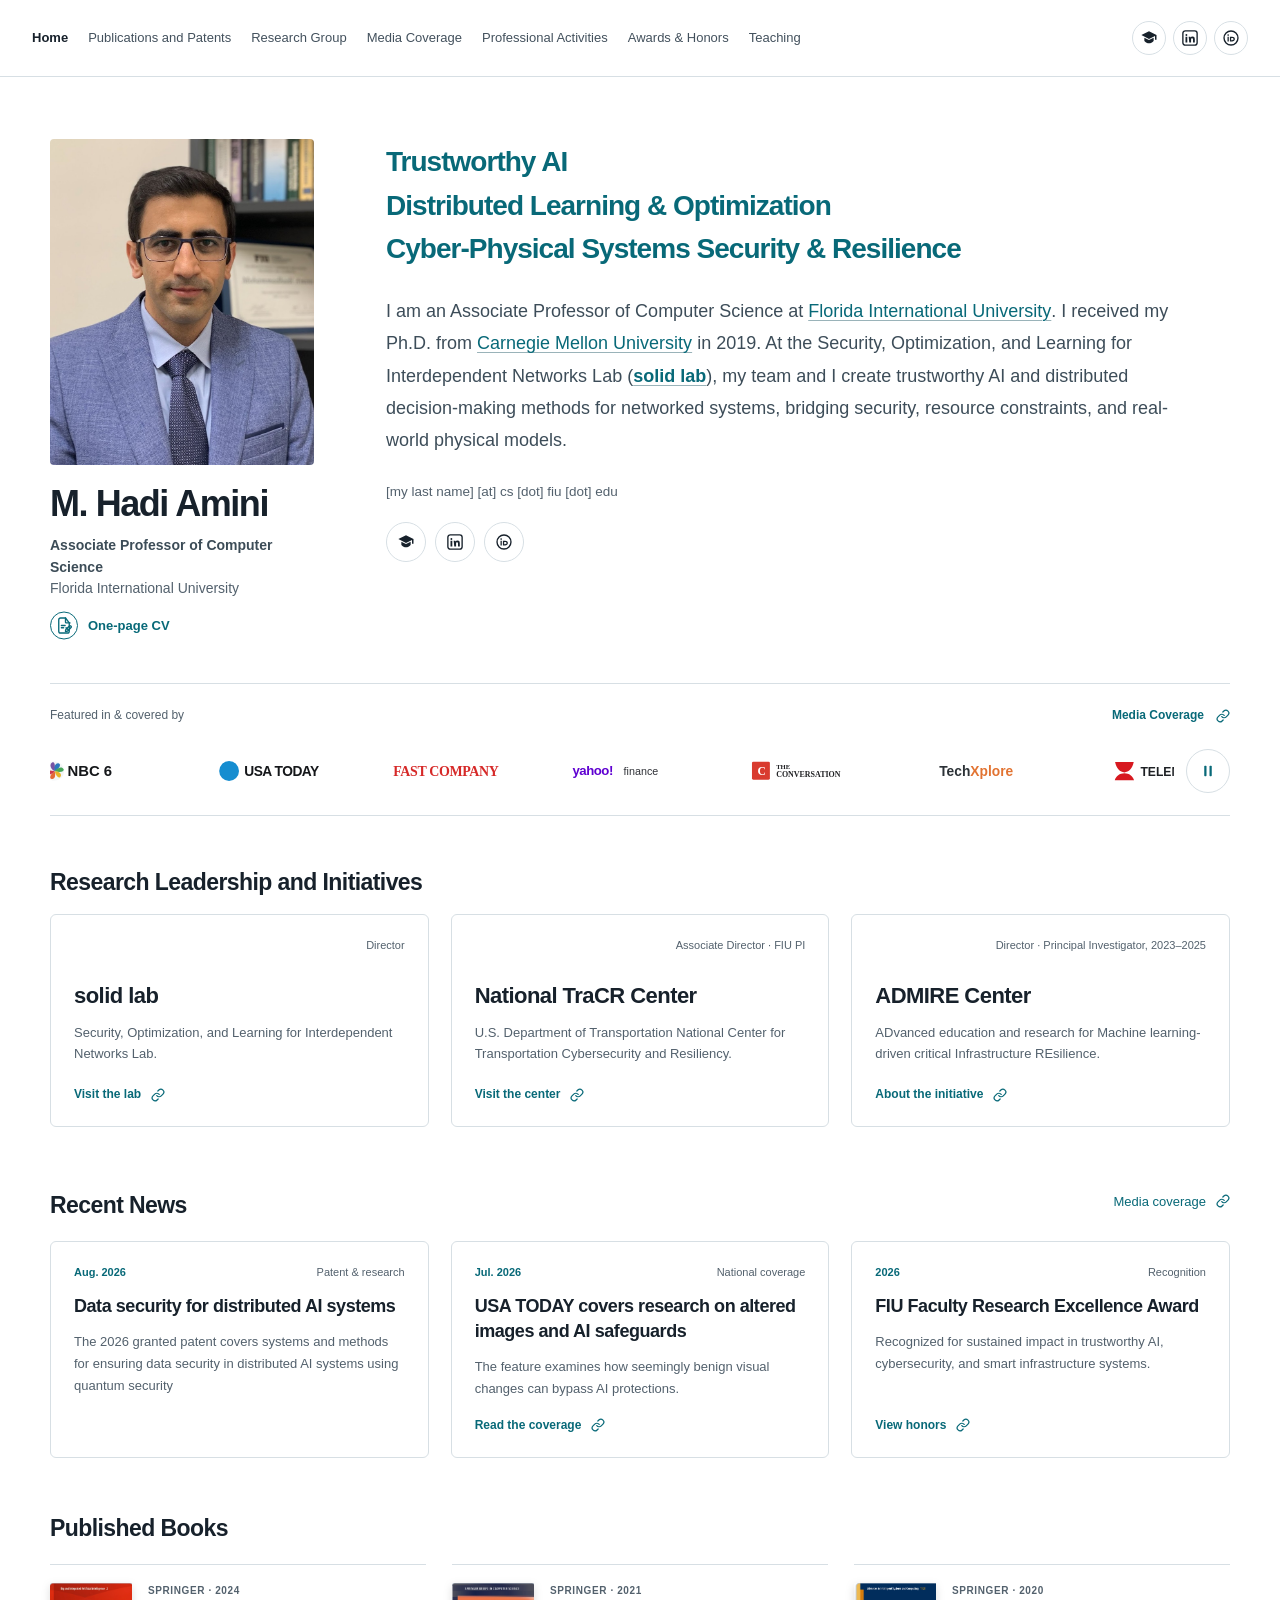
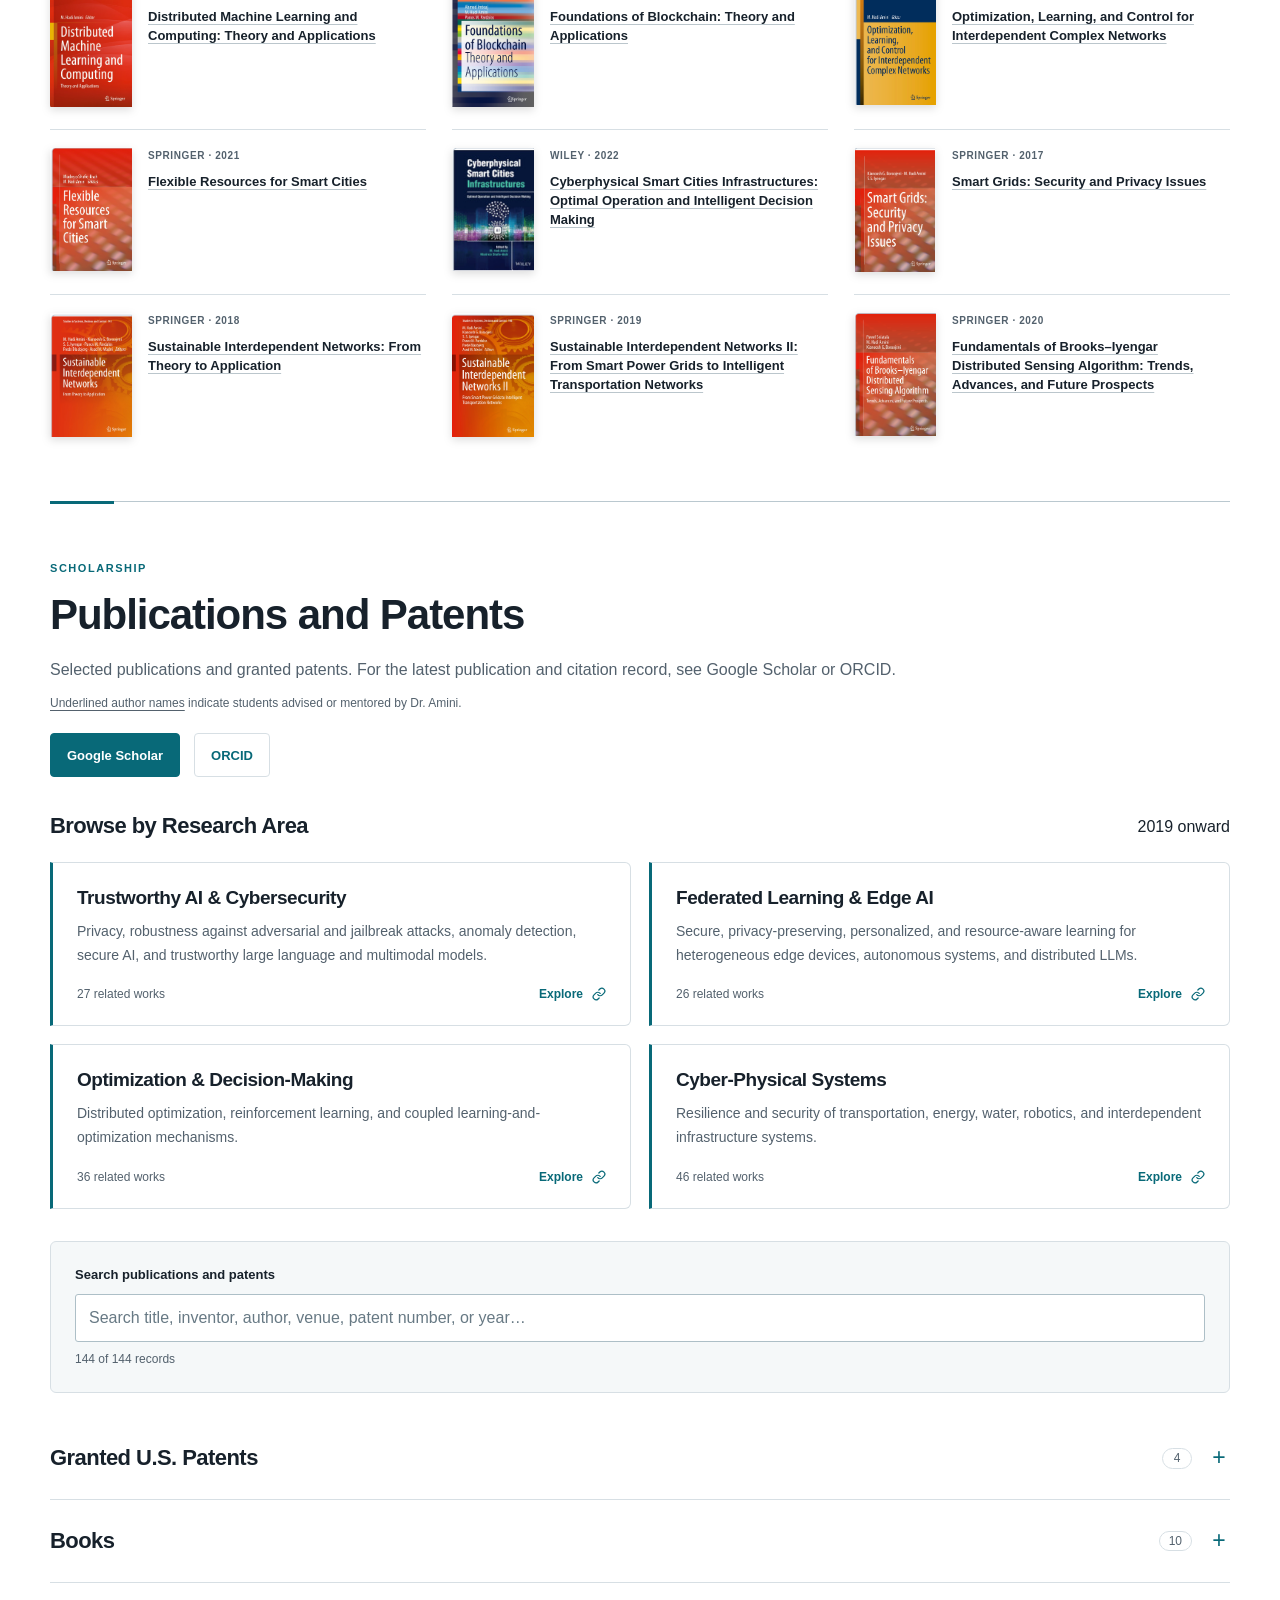
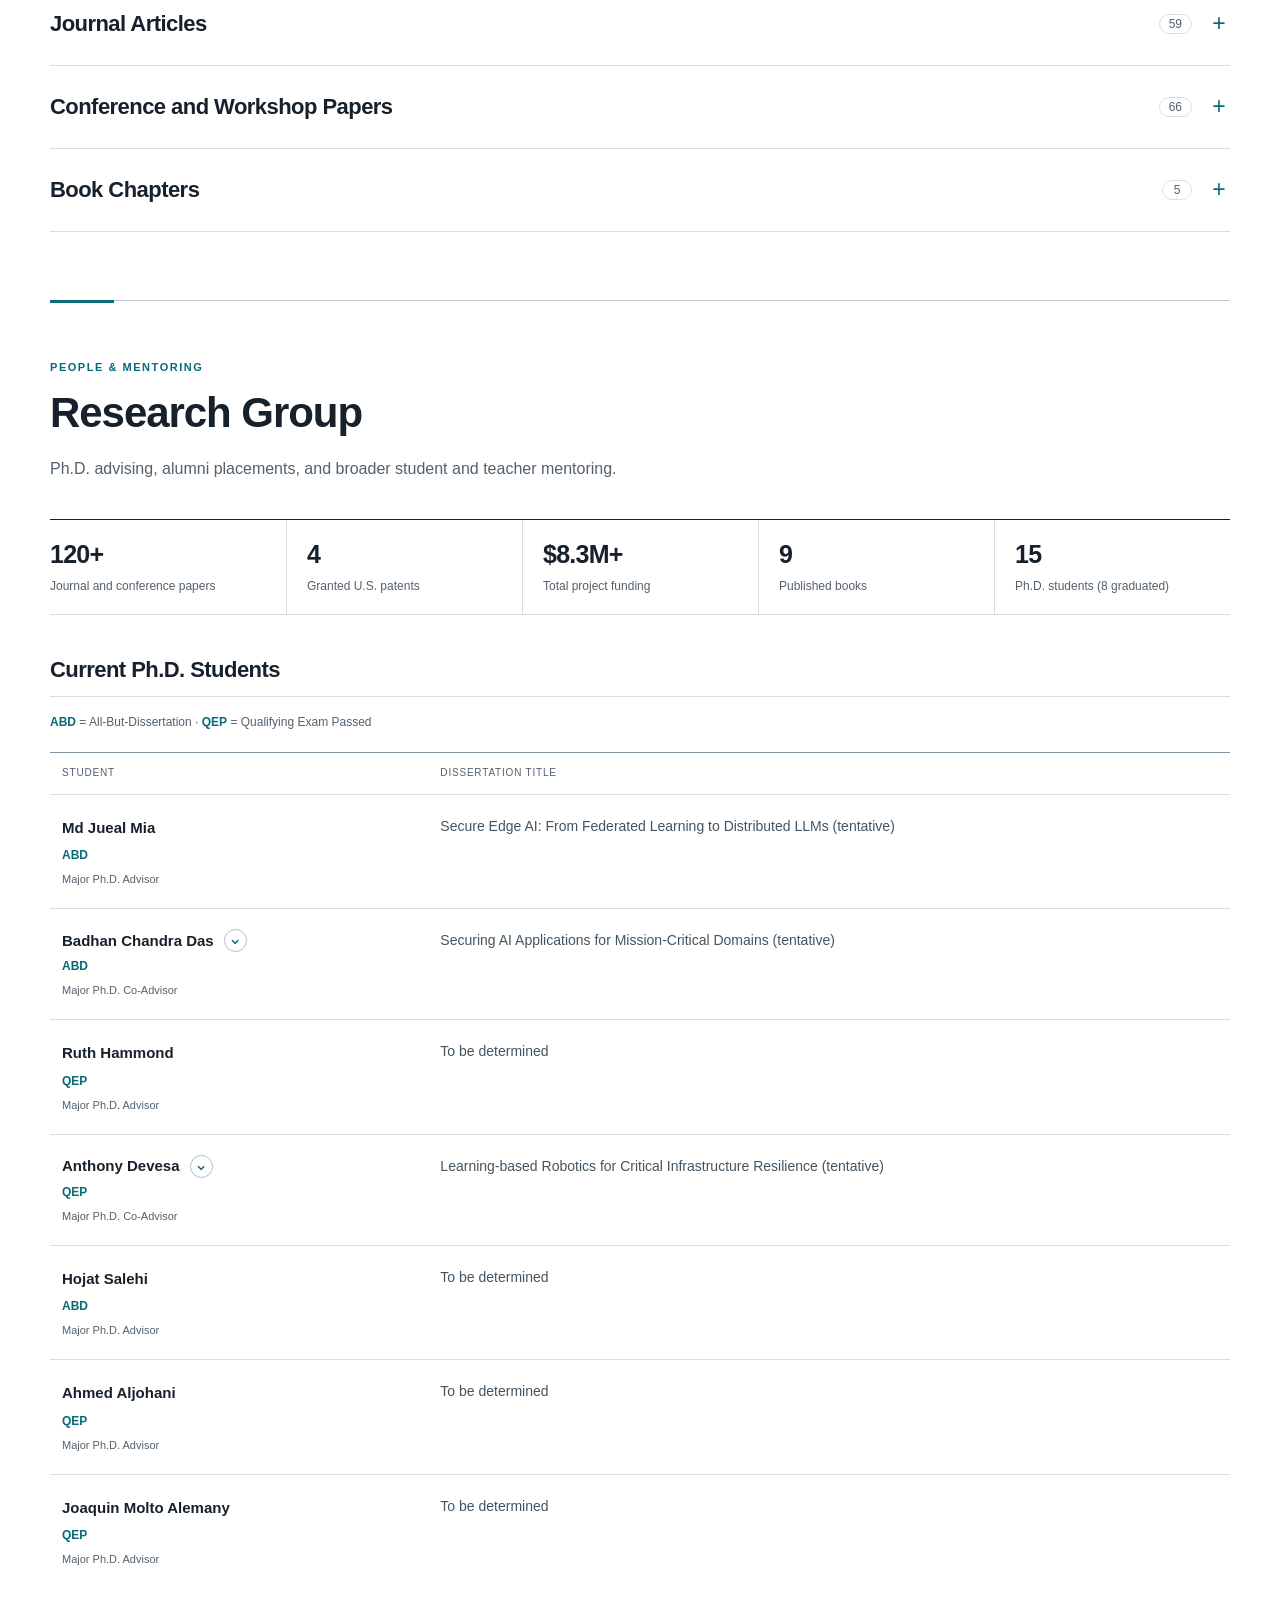
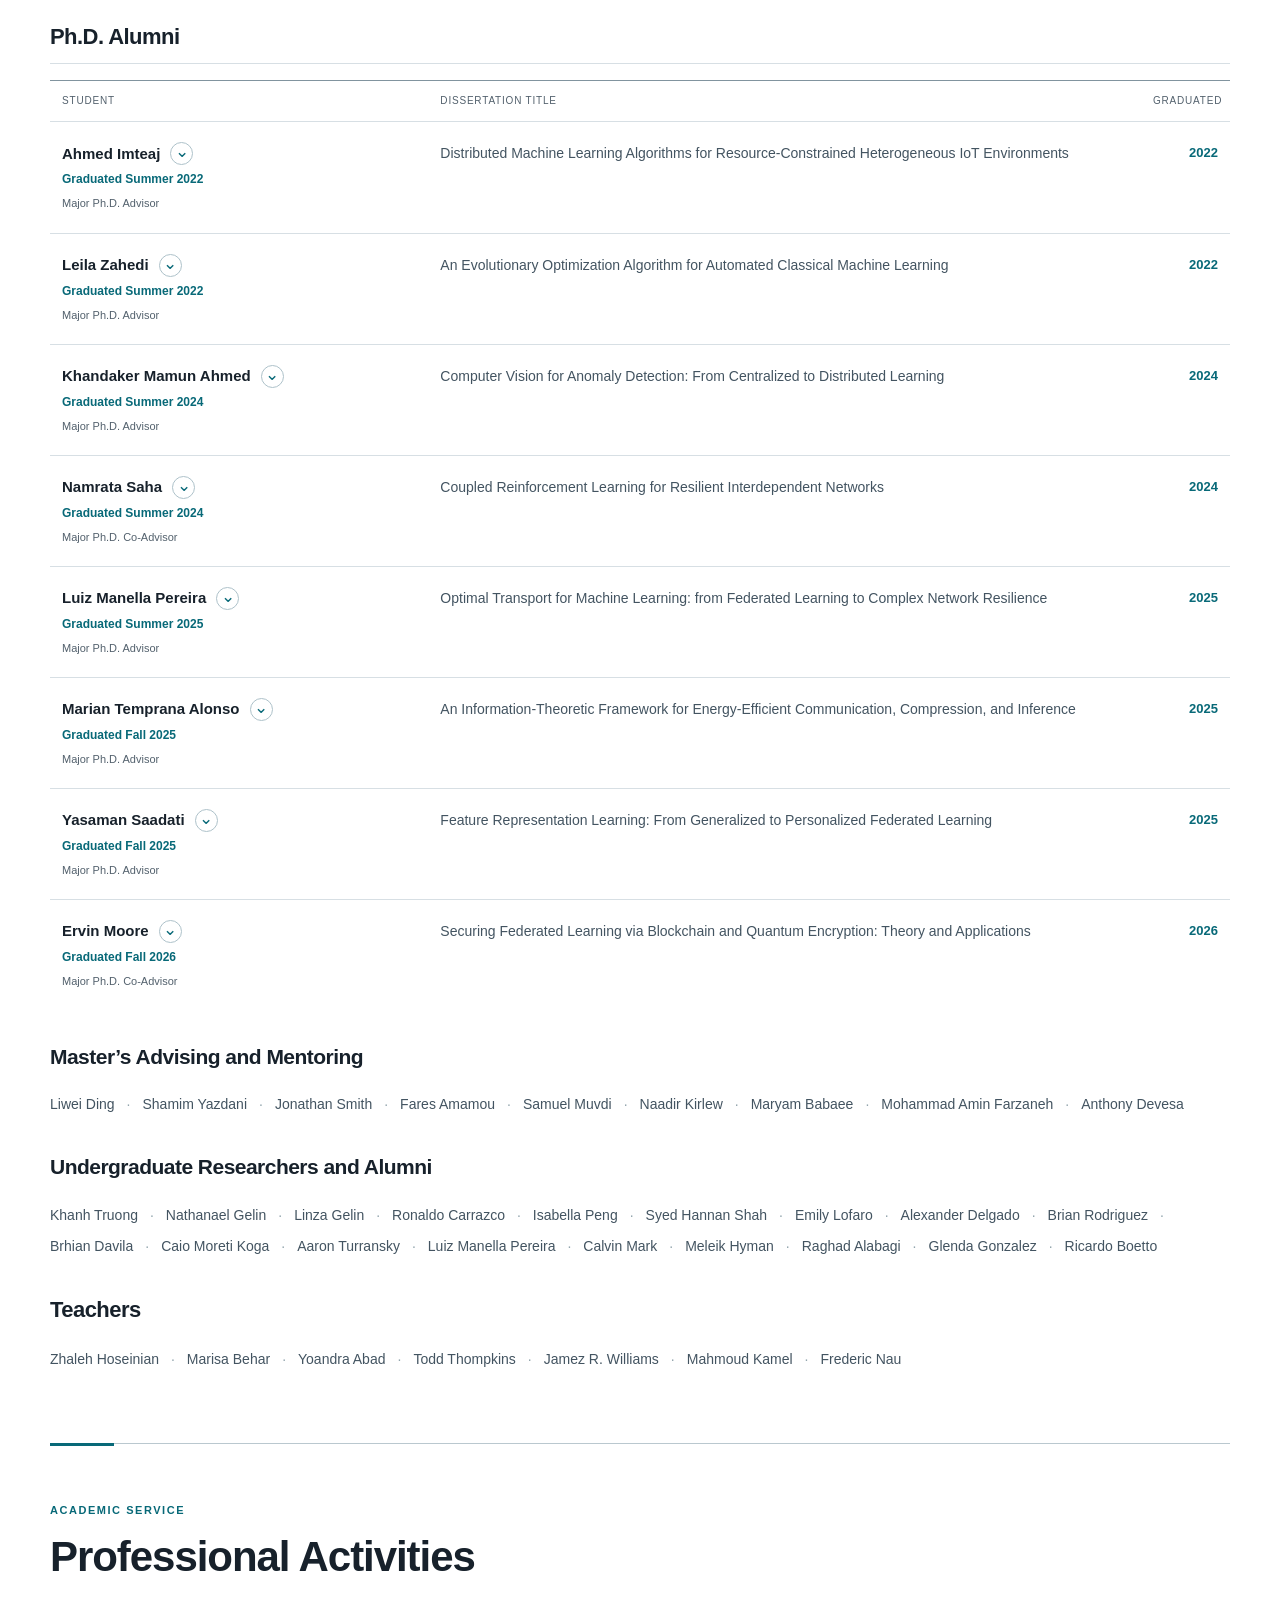
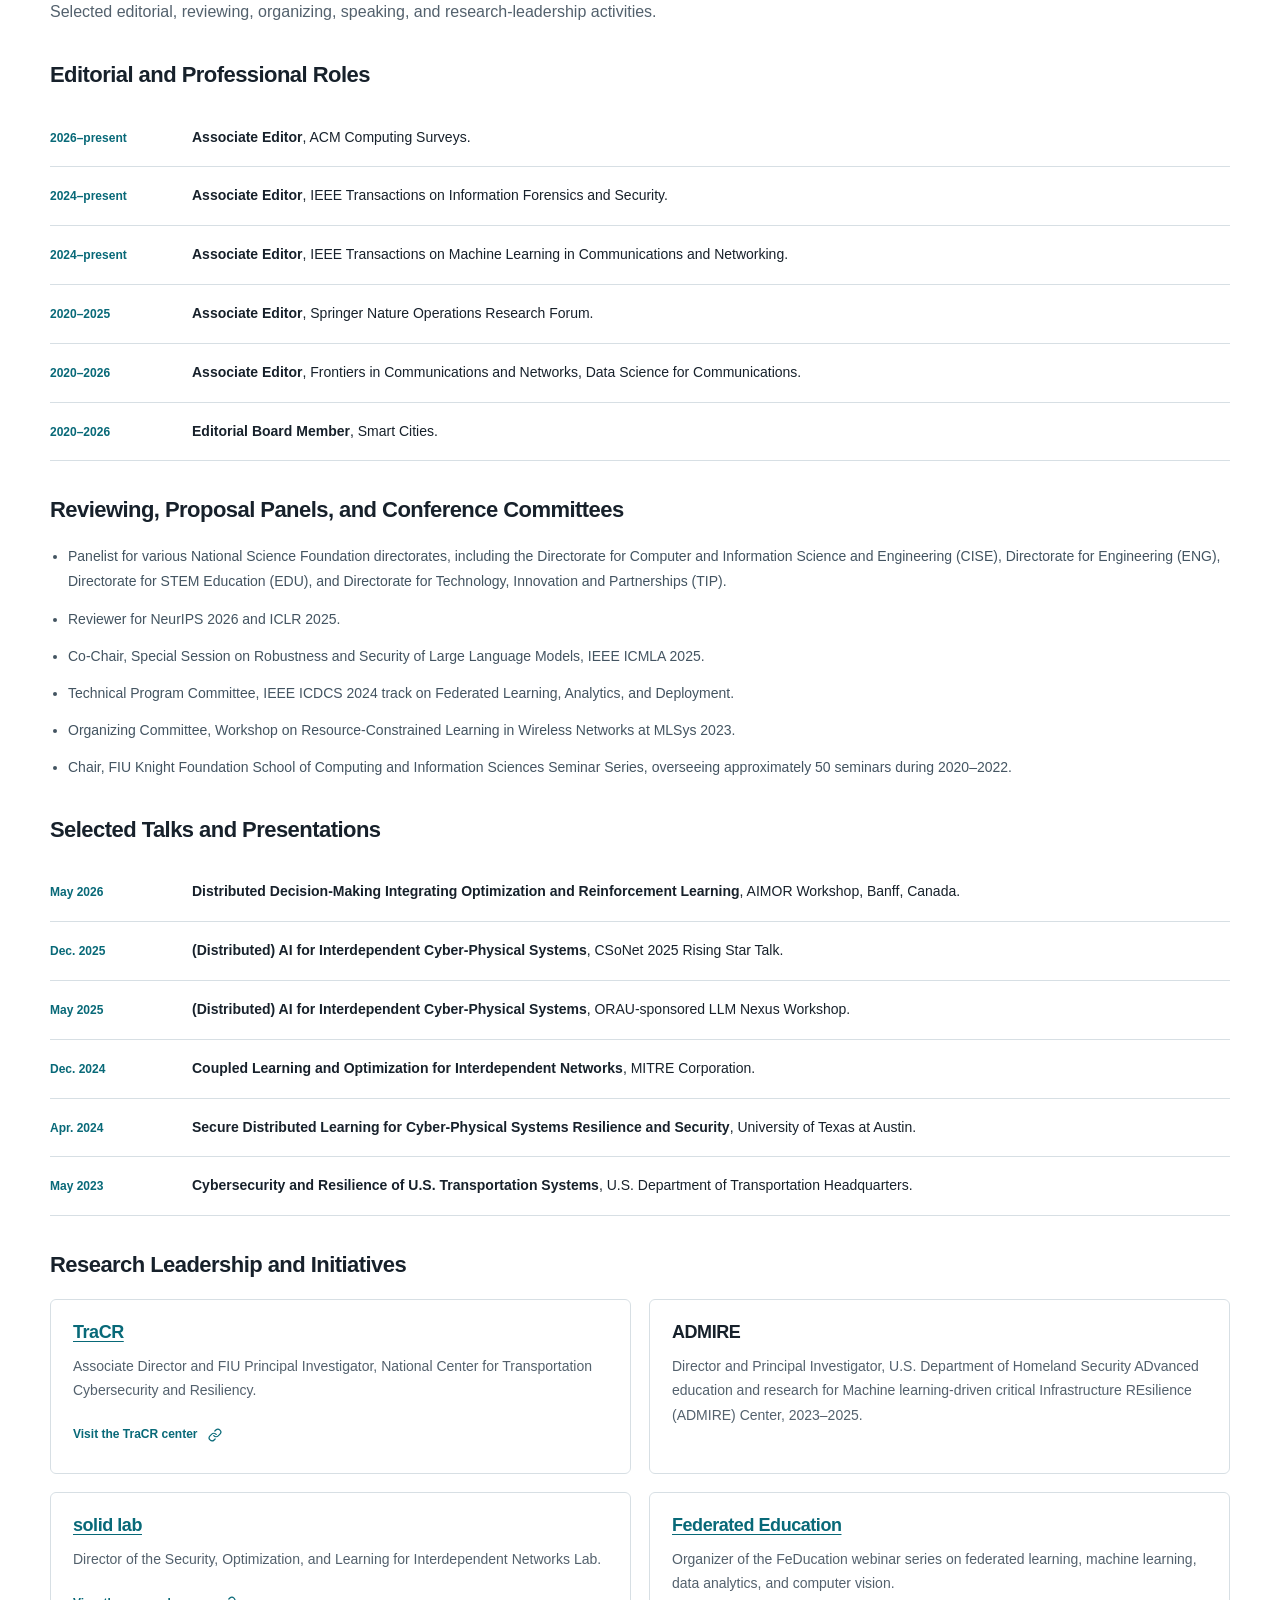
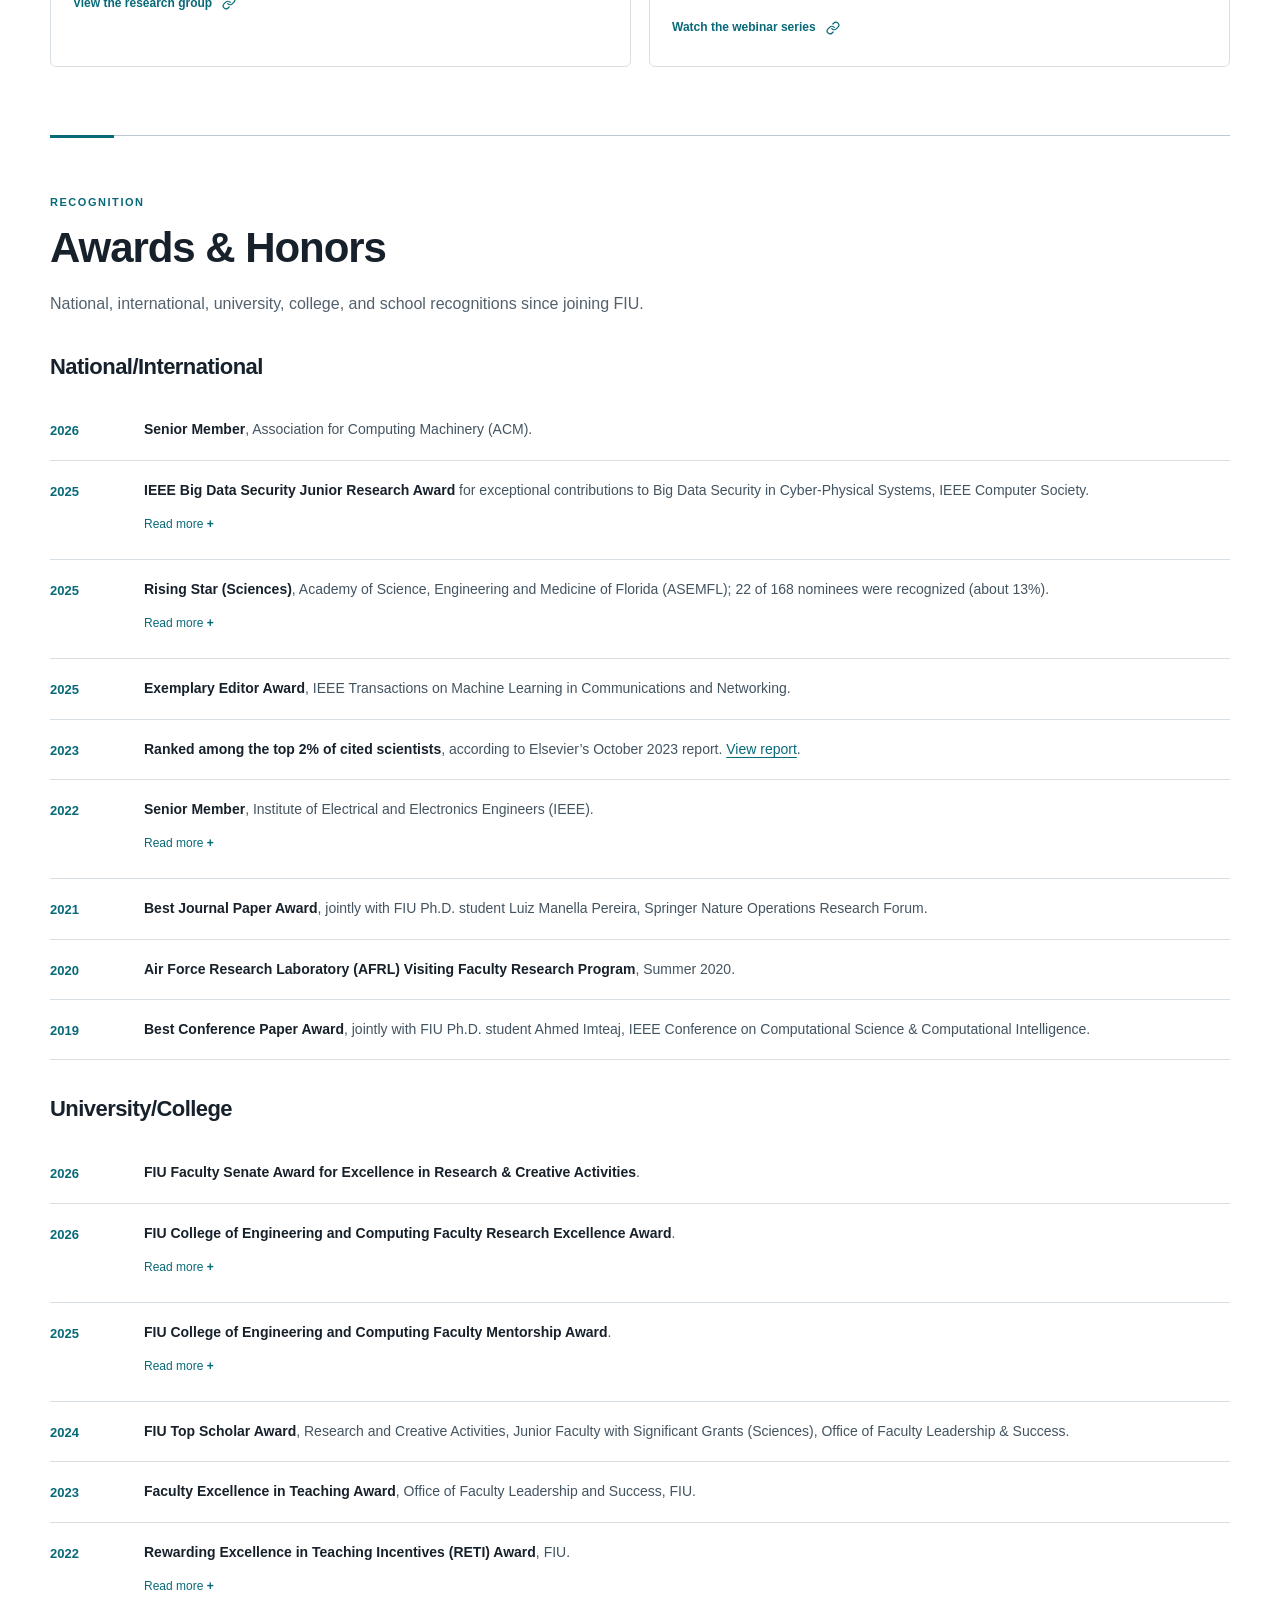
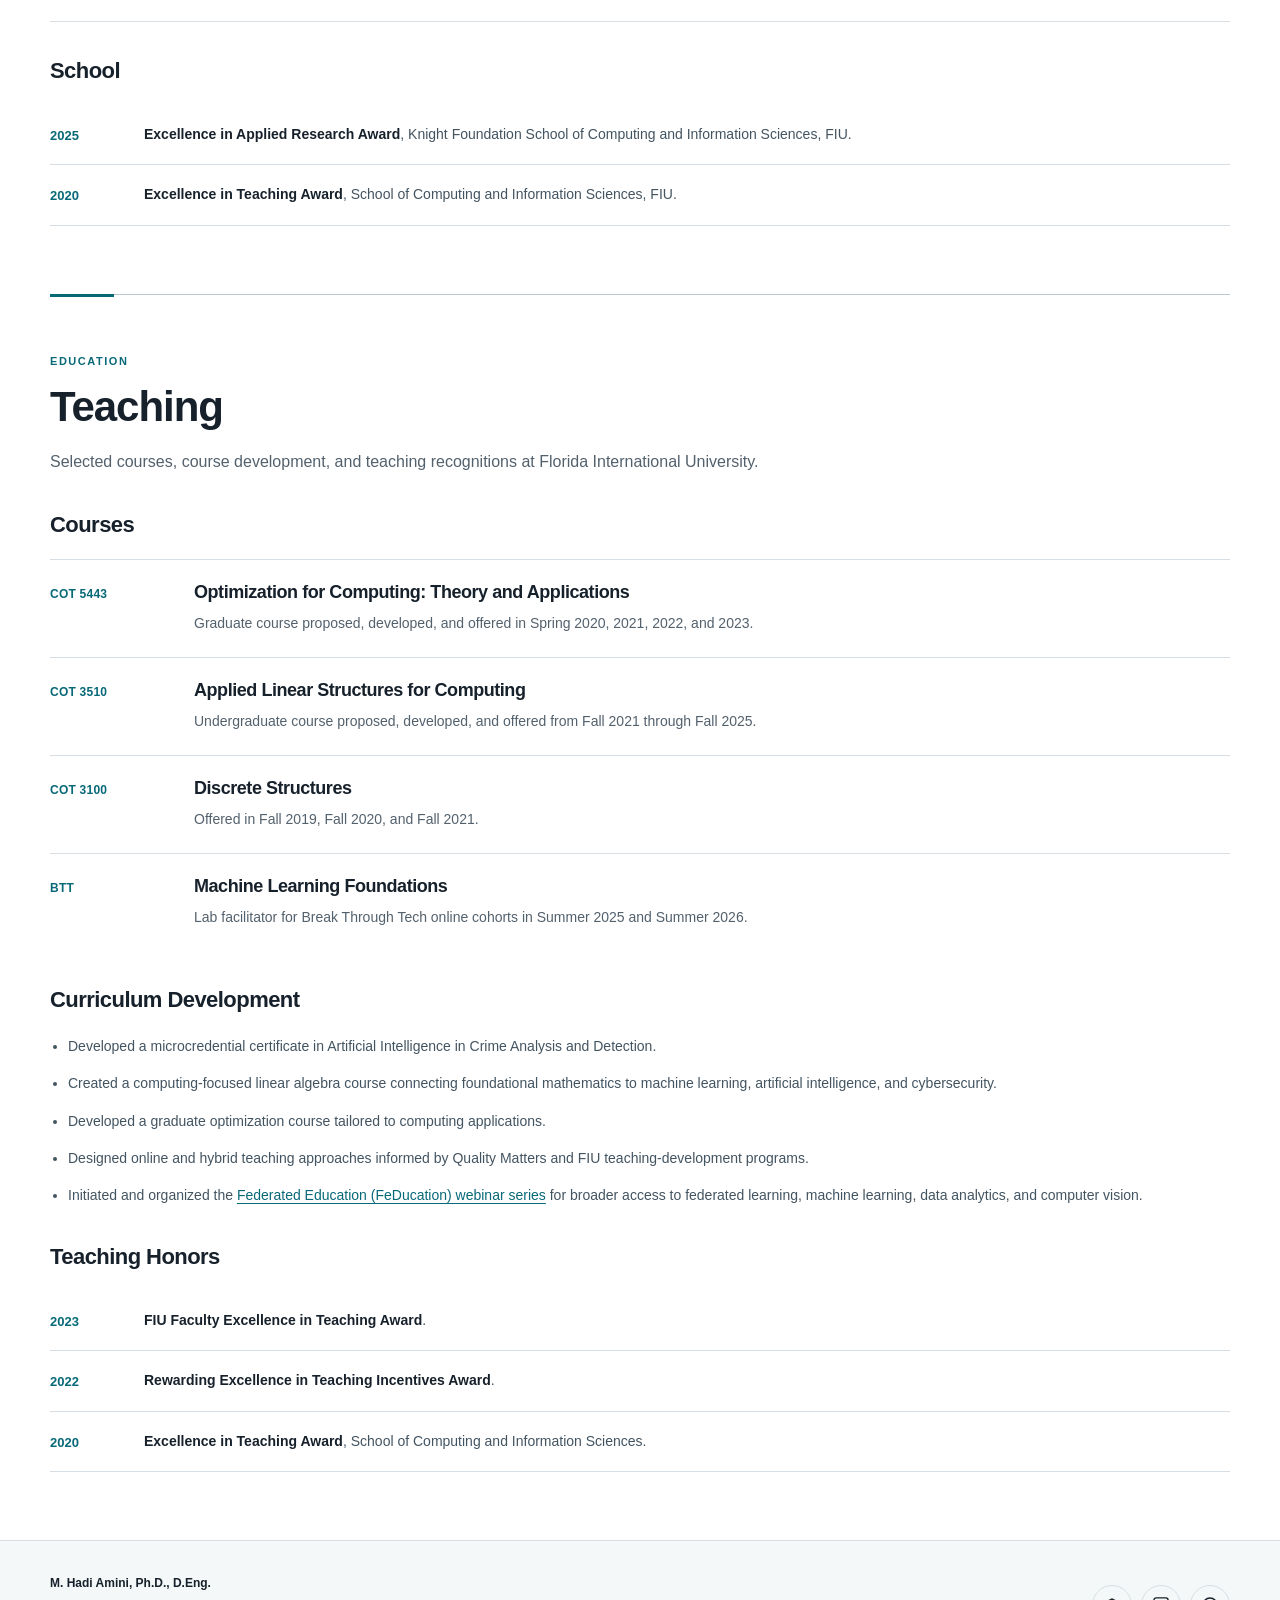
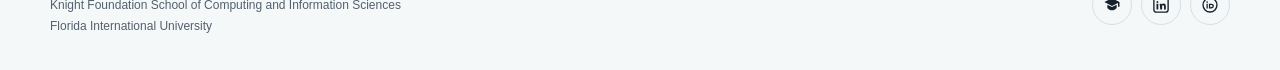
<file: publications.html>
<!DOCTYPE html><html lang="en"><head><meta charset="utf-8"><meta name="viewport" content="width=device-width,initial-scale=1"><meta http-equiv="refresh" content="0; url=index.html#publications"><link rel="canonical" href="https://hadiamini.com/#publications"><title>Publications | M. Hadi Amini</title><script>location.replace('index.html#publications');</script></head><body><p>This page has moved to <a href="index.html#publications">the new one-page academic website</a>.</p></body></html>
</file>
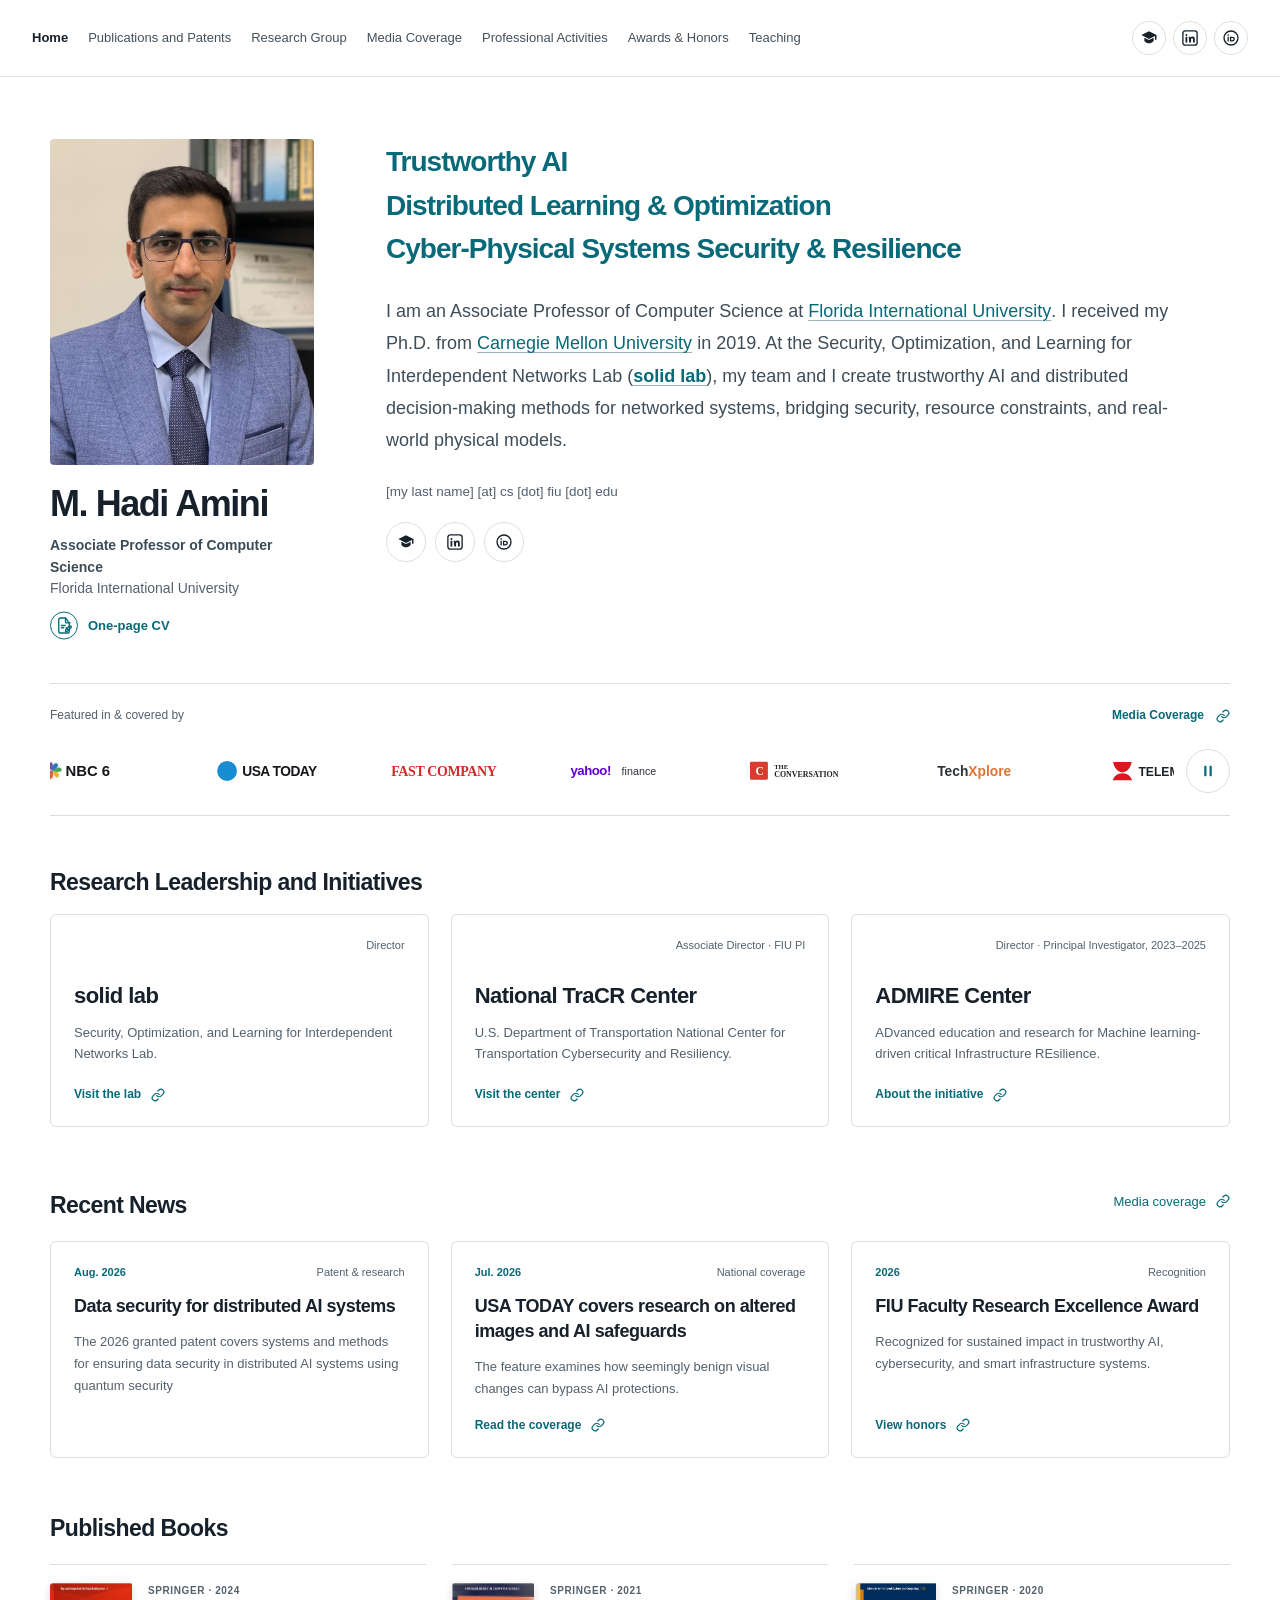
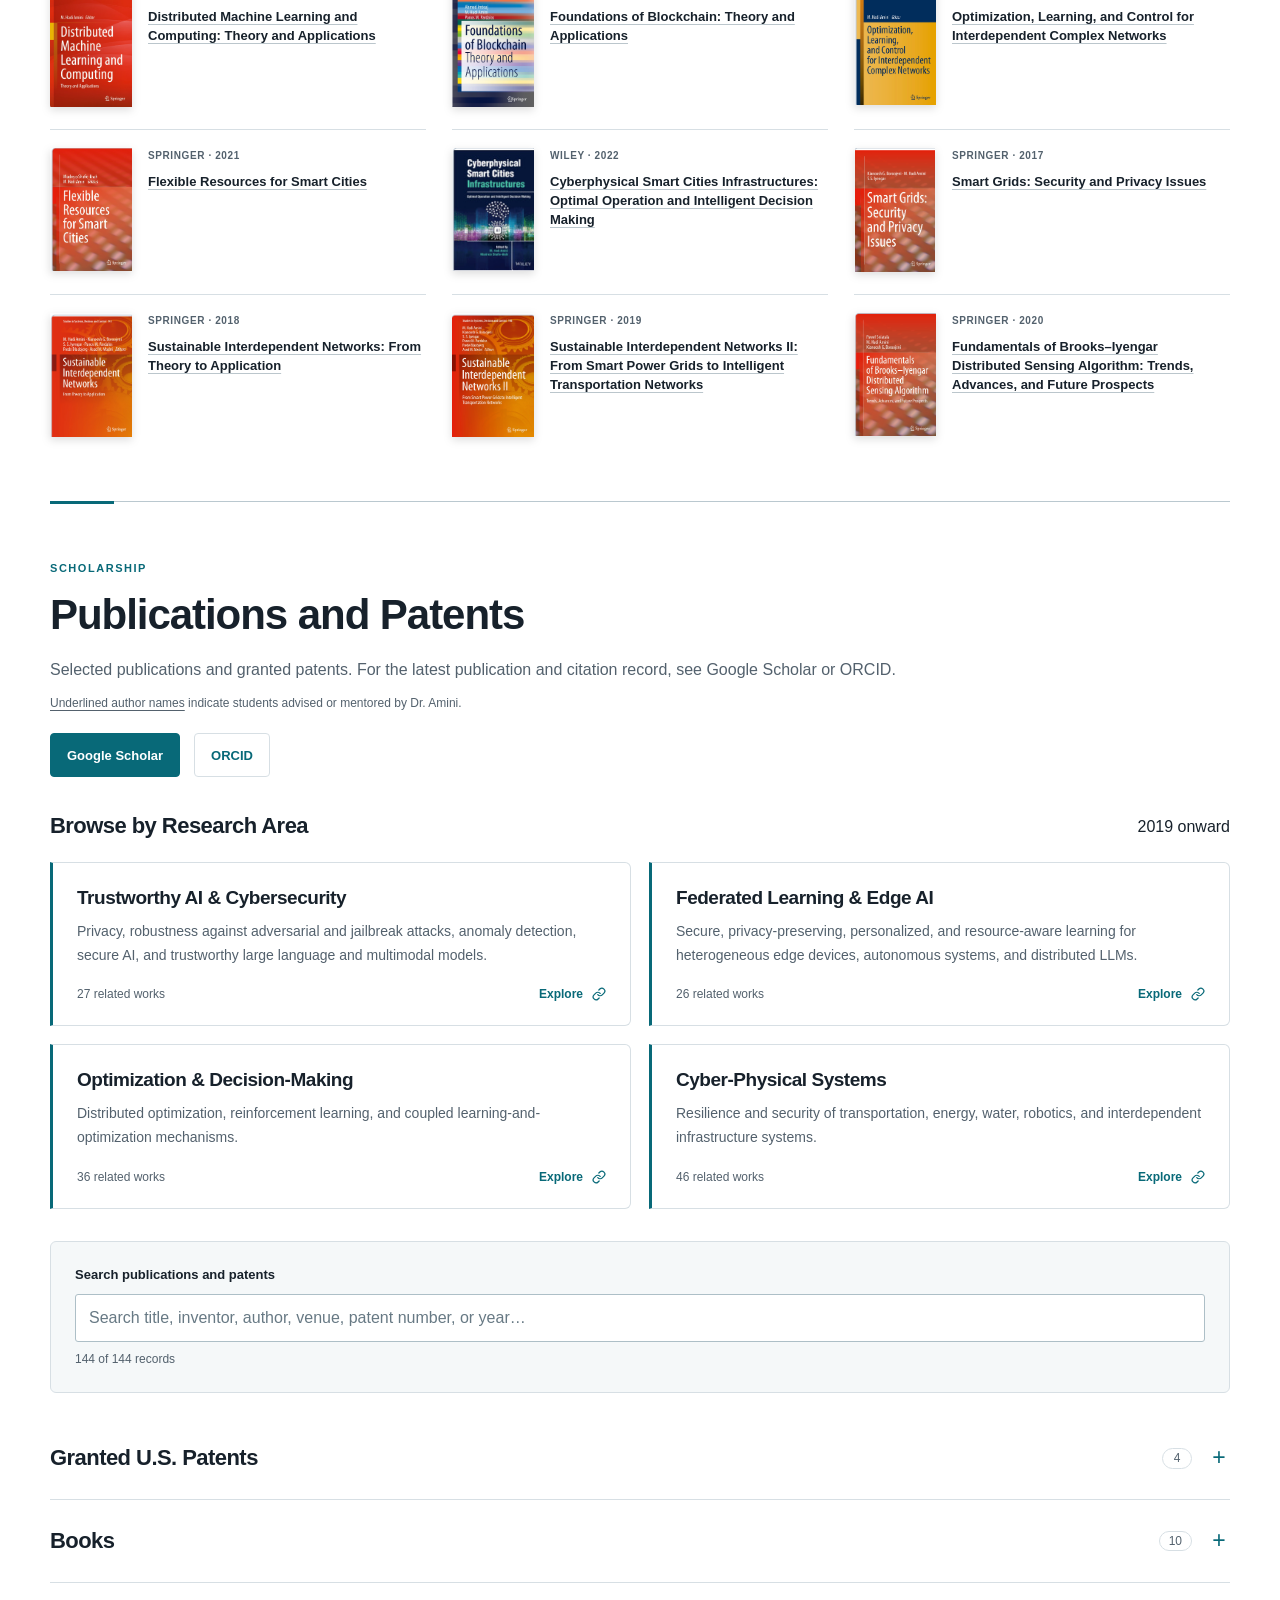
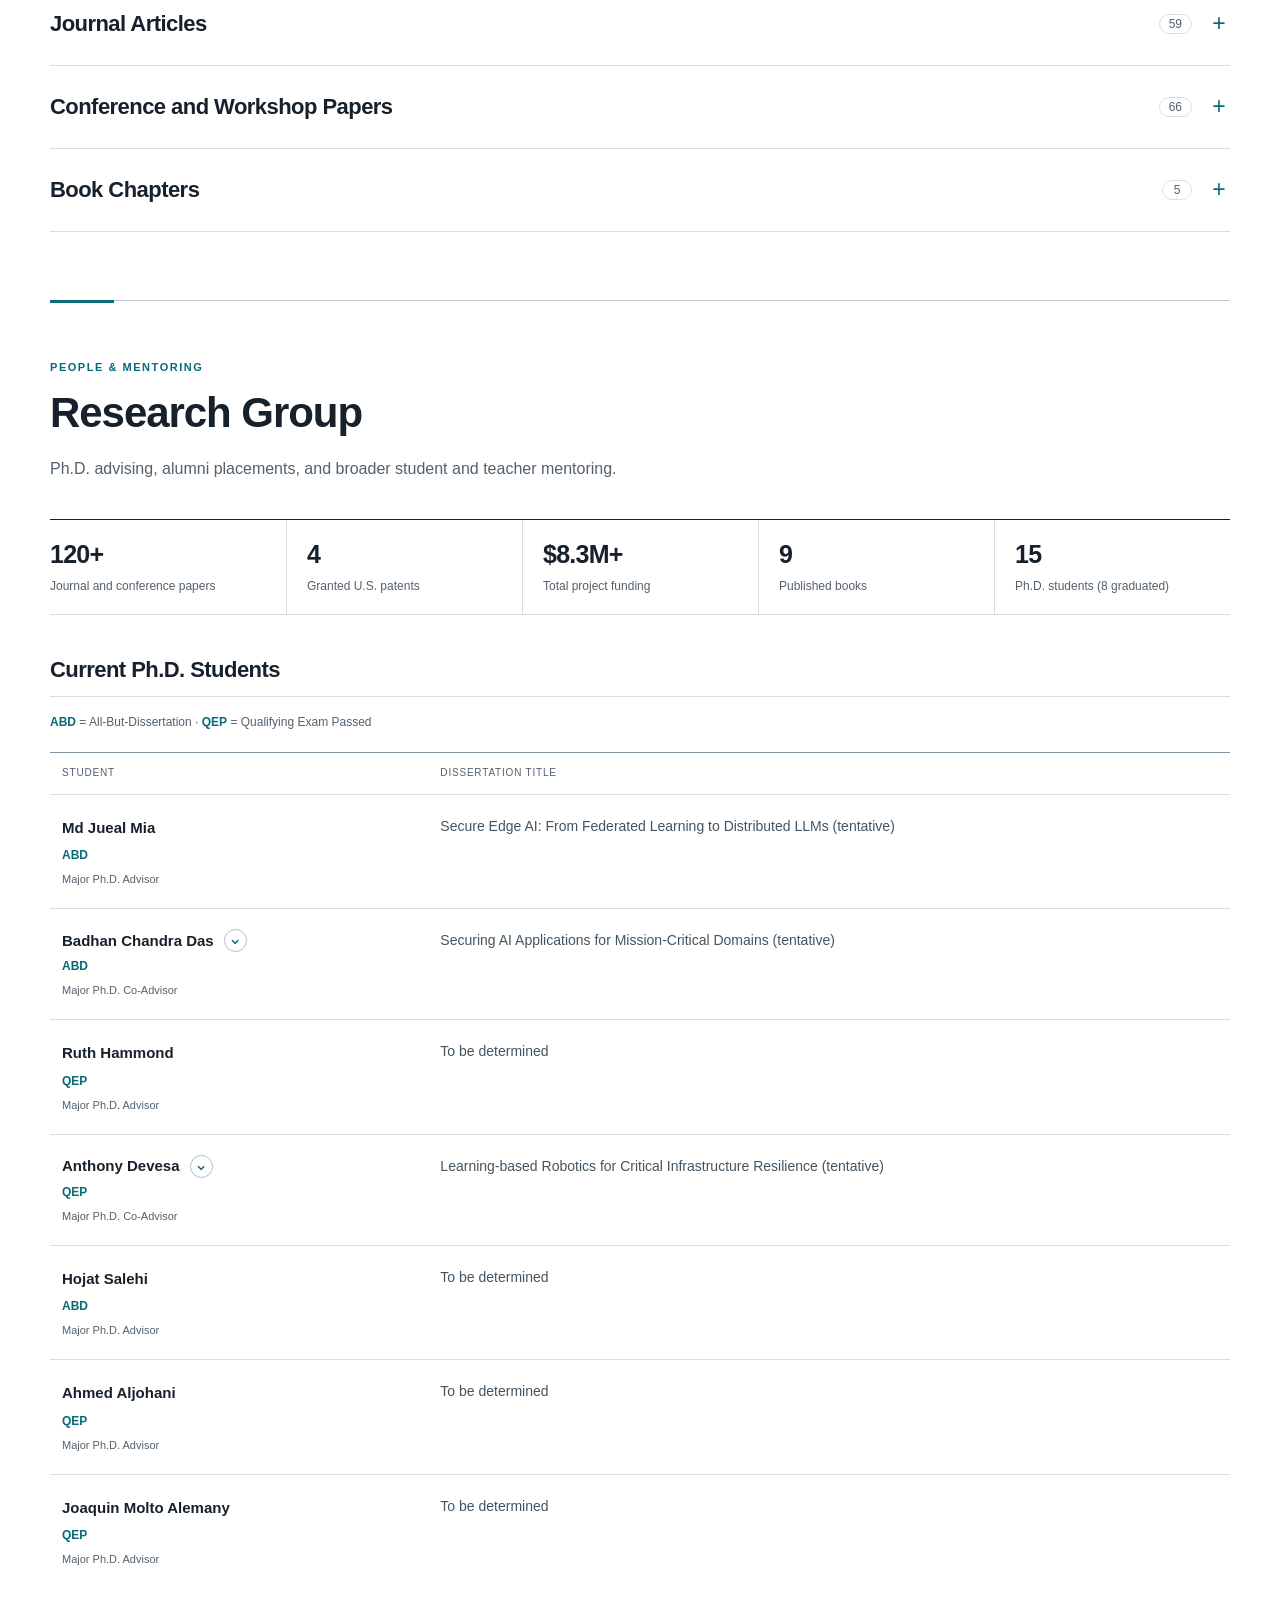
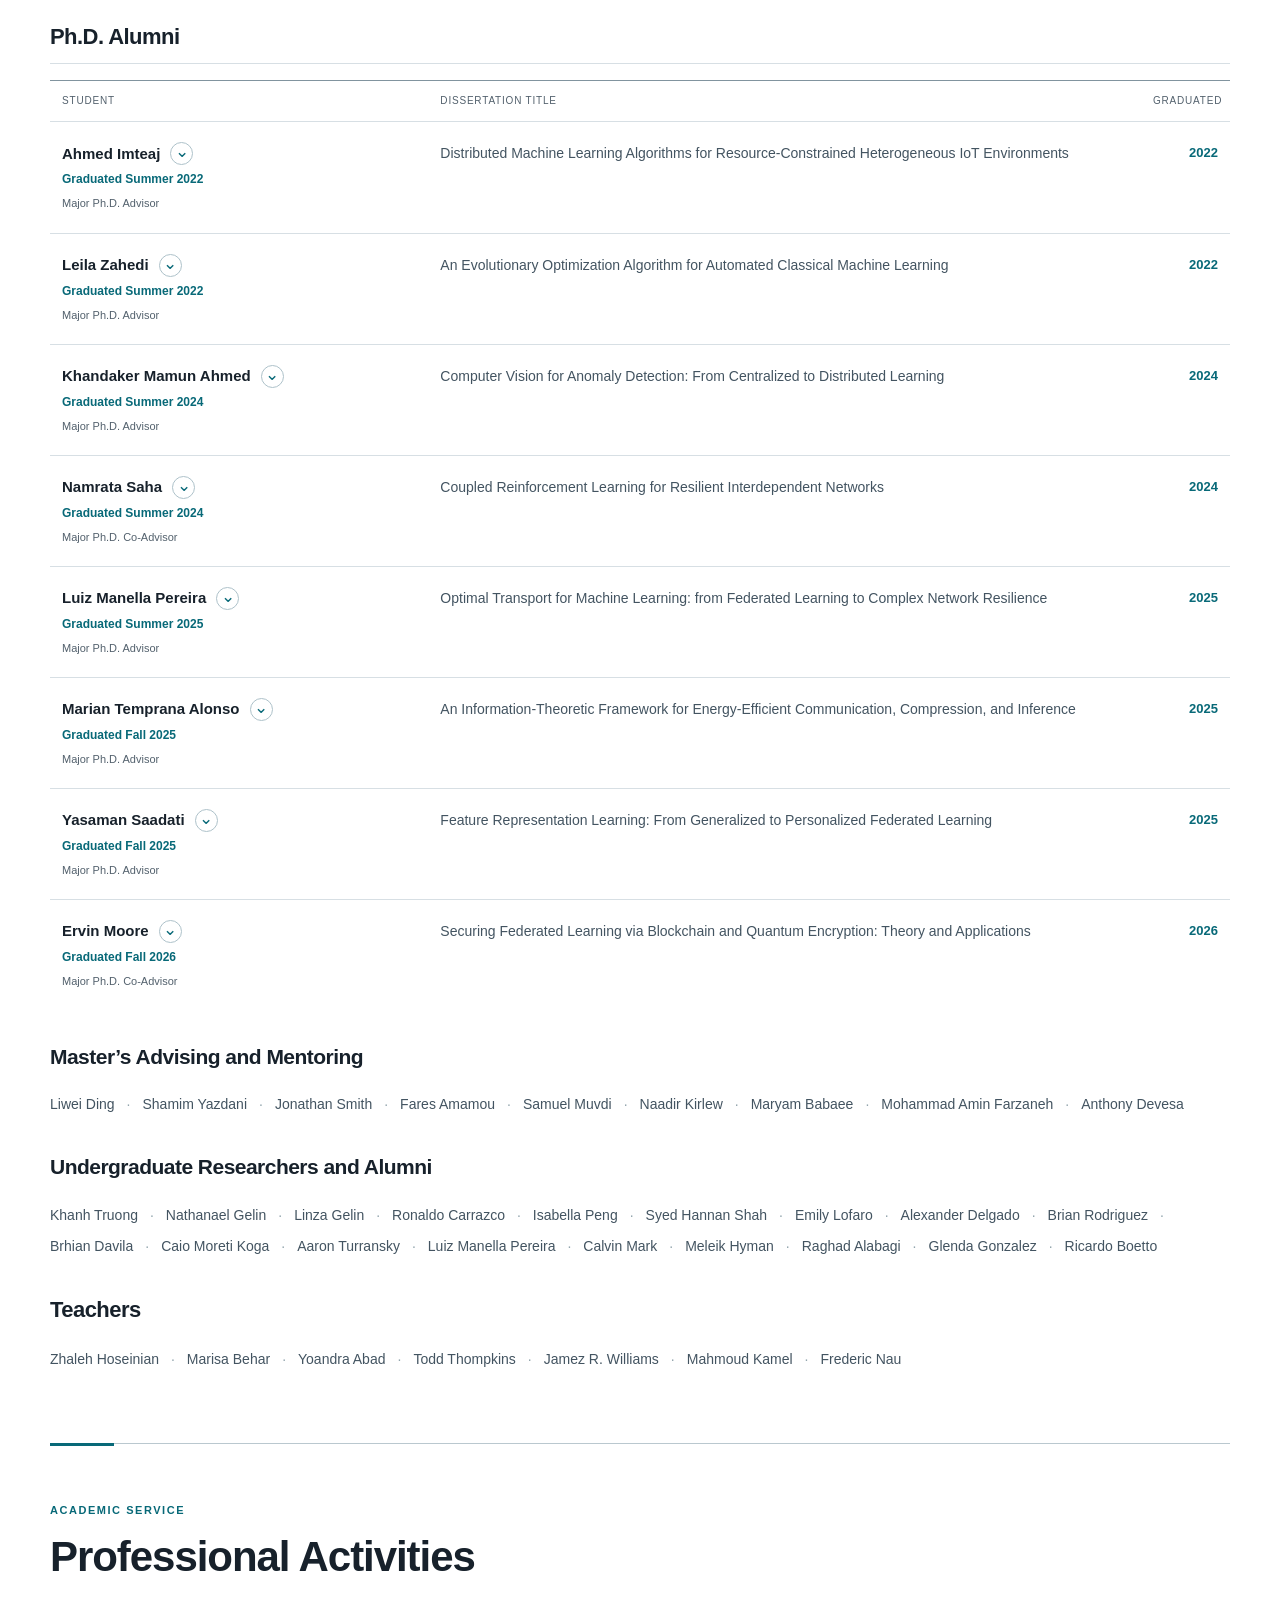
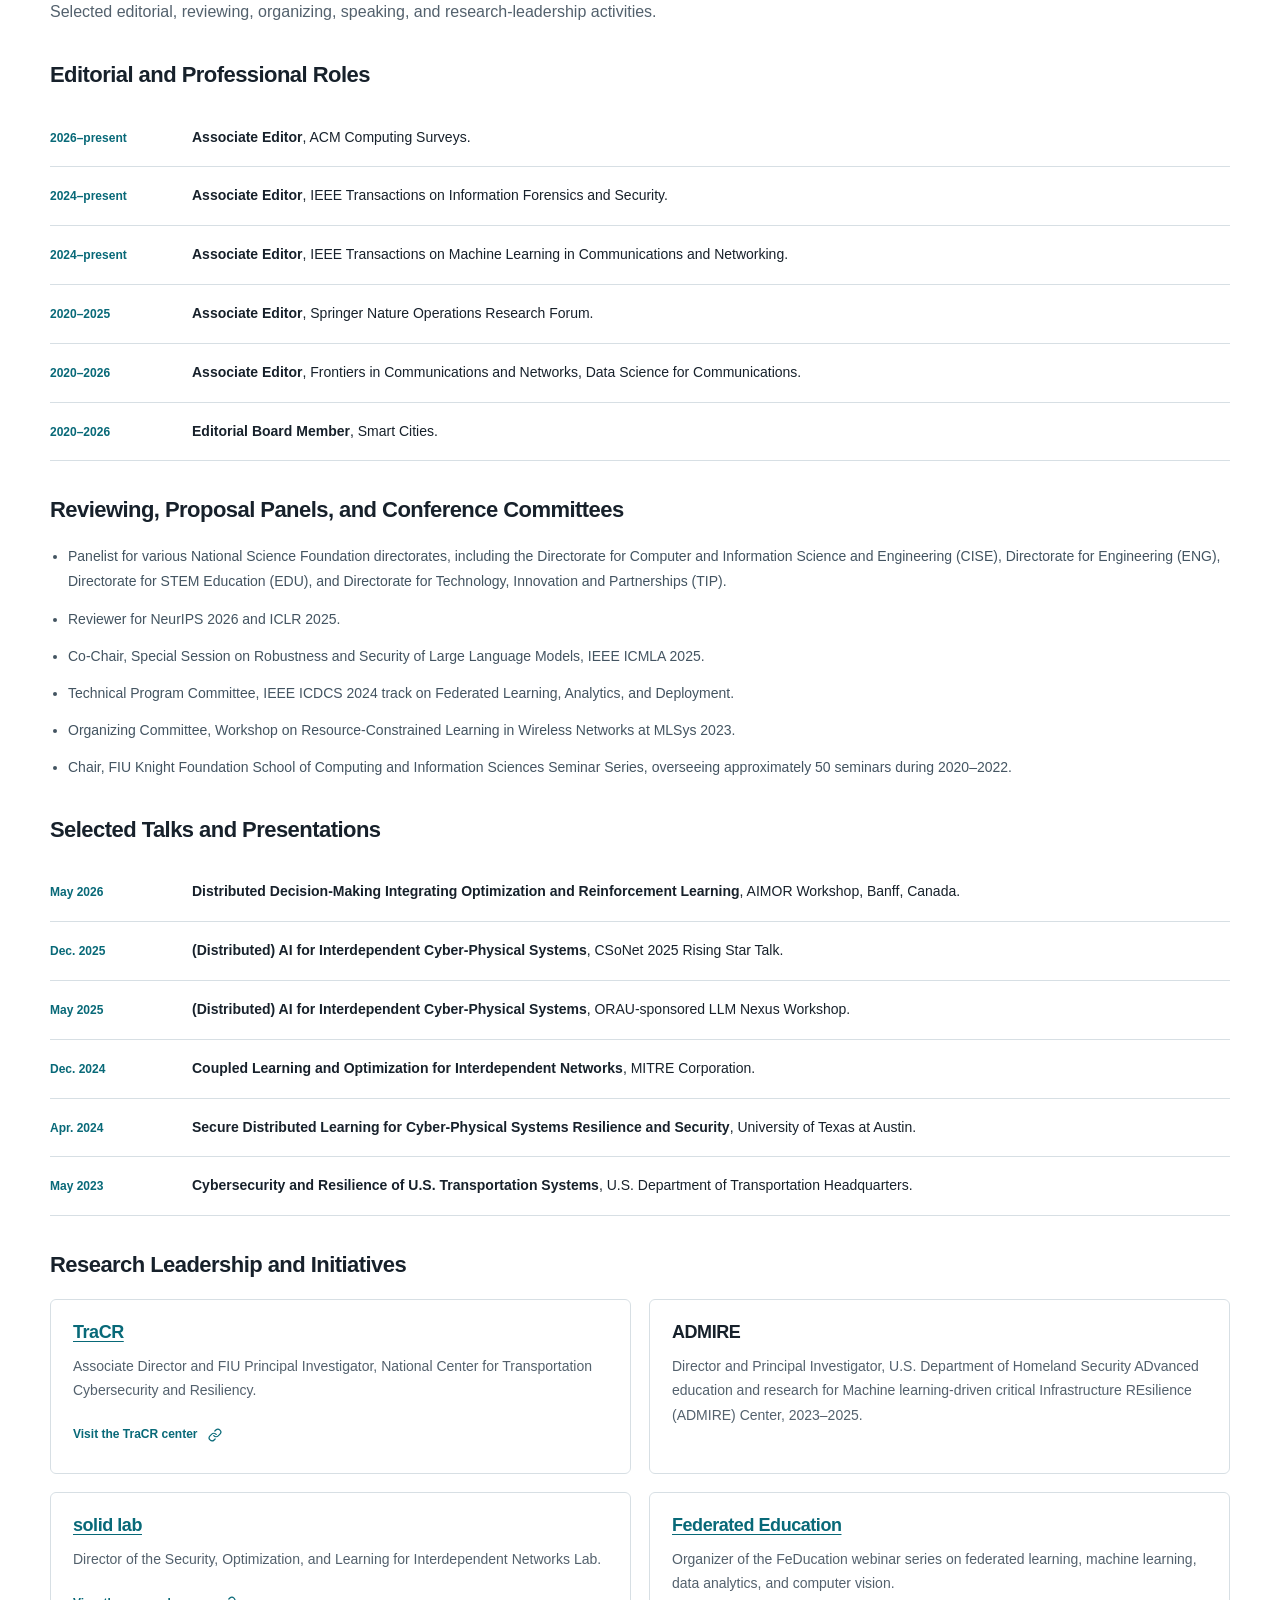
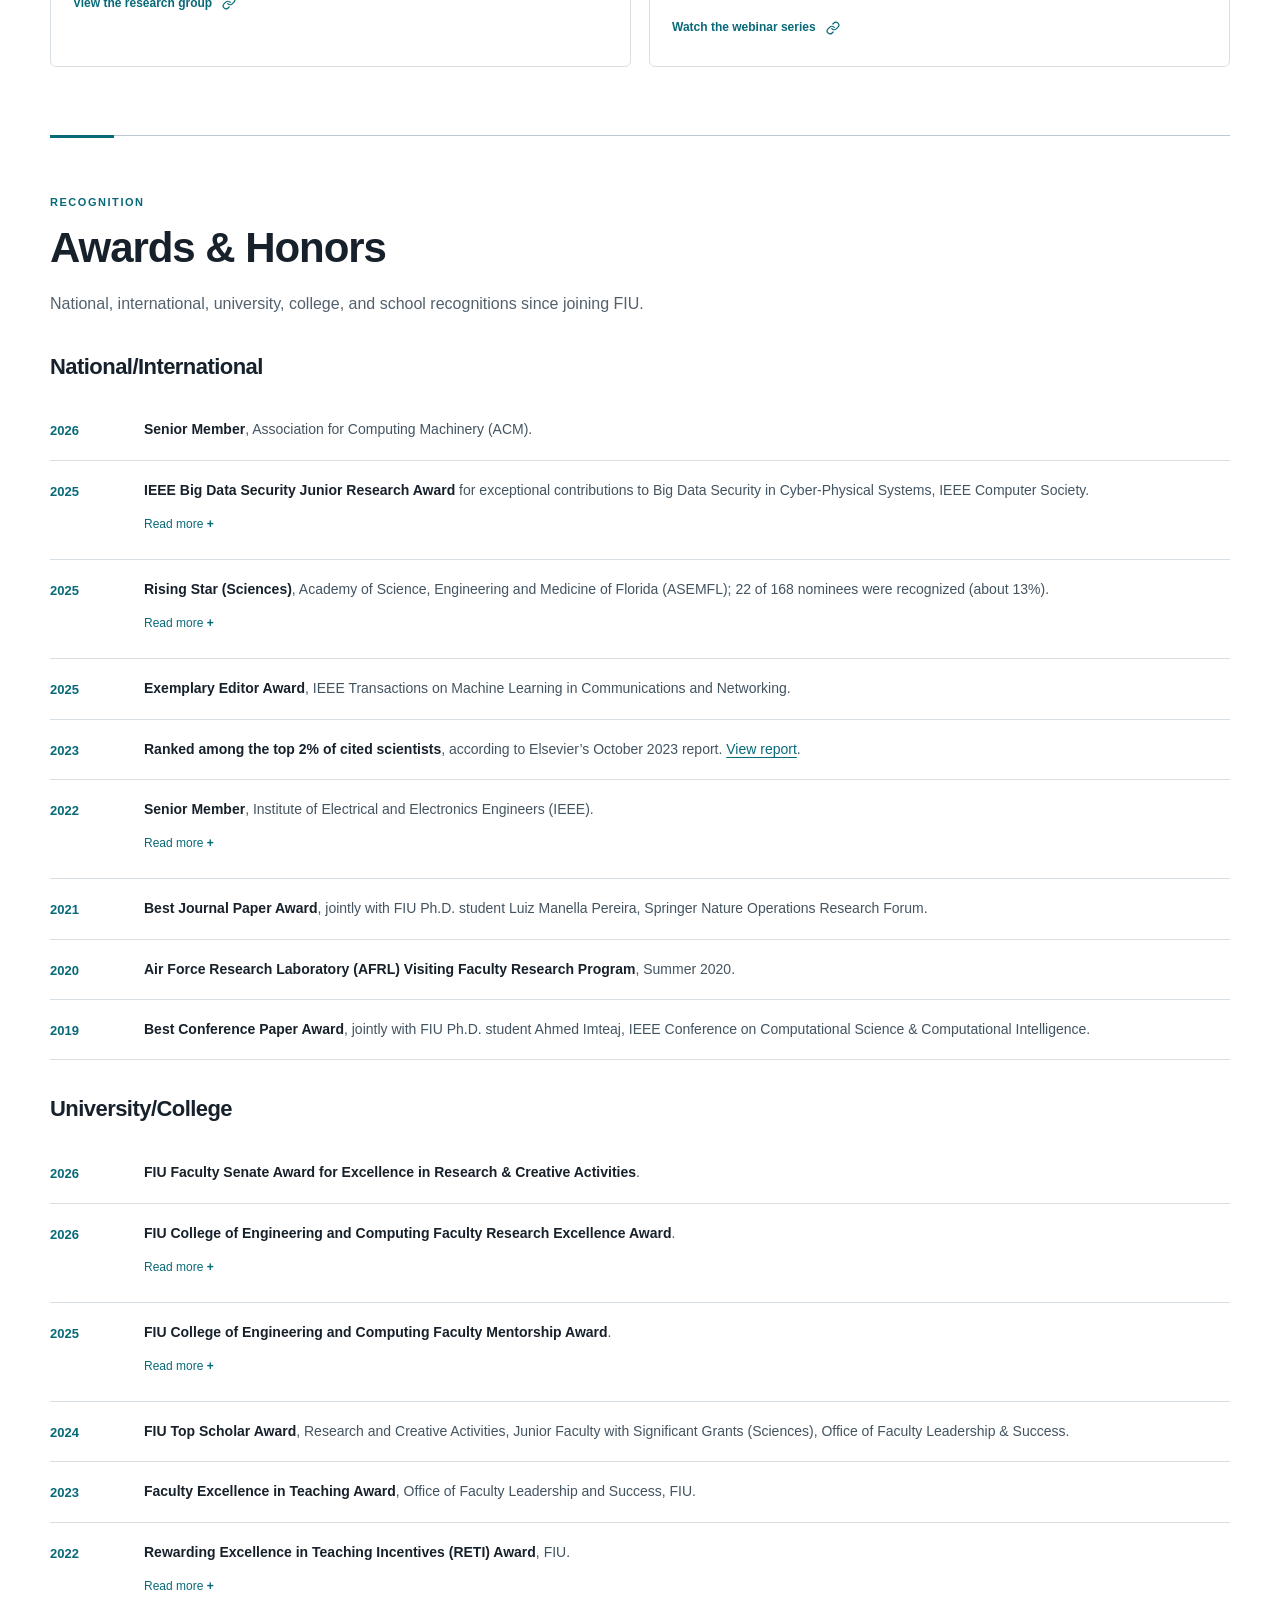
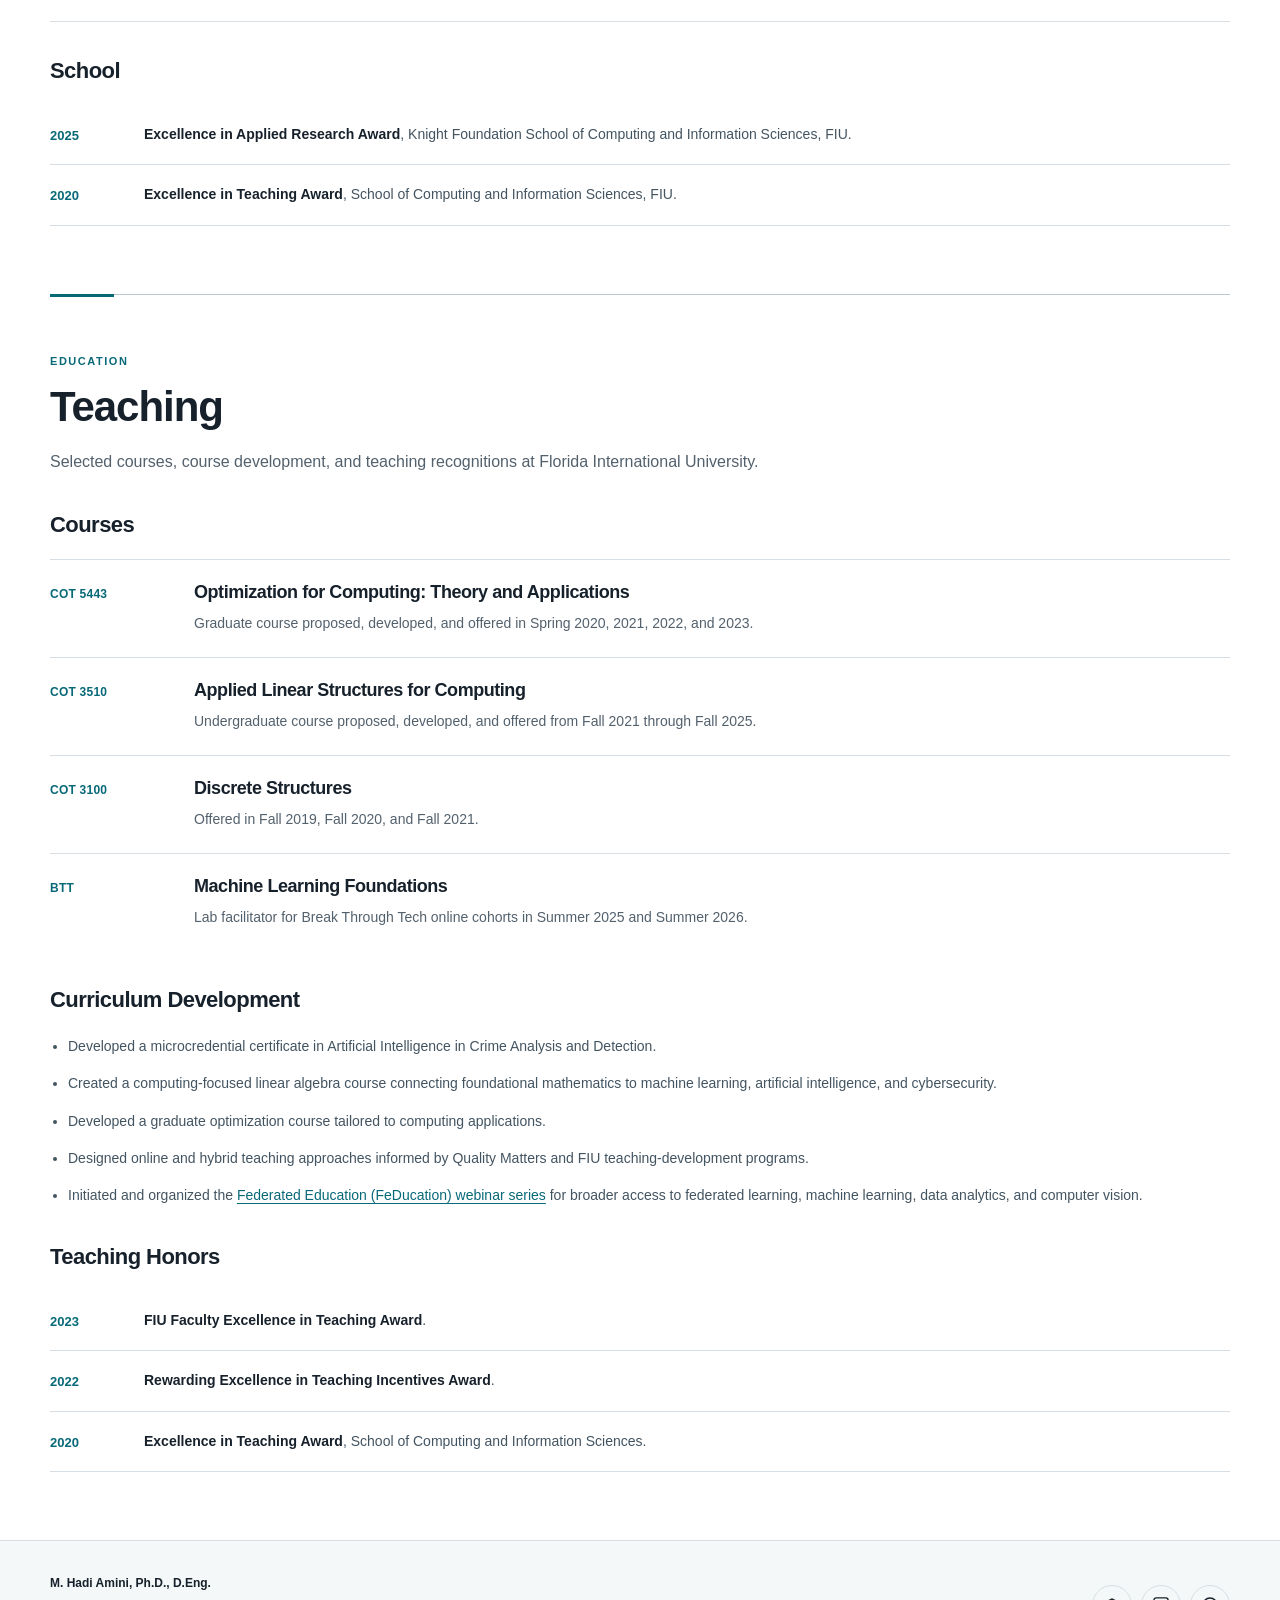
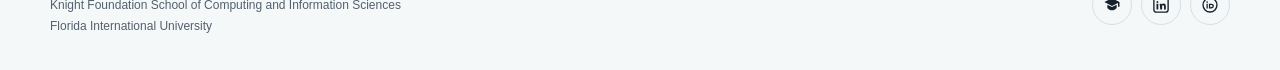
<file: teaching.html>
<!DOCTYPE html><html lang="en"><head><meta charset="utf-8"><meta name="viewport" content="width=device-width,initial-scale=1"><meta http-equiv="refresh" content="0; url=index.html#teaching"><link rel="canonical" href="https://hadiamini.com/#teaching"><title>Teaching | M. Hadi Amini</title><script>location.replace('index.html#teaching');</script></head><body><p>This page has moved to <a href="index.html#teaching">the new one-page academic website</a>.</p></body></html>
</file>
<file: assets/css/styles.css>
/* Academic homepage — consolidated, responsive stylesheet.
   Native disclosures and links remain usable without JavaScript. No font downloads. */
:root{--ink:#17212b;--muted:#53616d;--teal:#086978;--line:#d7dfe4;--soft:#f5f8f9;--paper:#fff;--header:76px;--width:1180px;--radius:6px}
*,*::before,*::after{box-sizing:border-box}
html{scroll-behavior:smooth;scroll-padding-top:0;-webkit-text-size-adjust:100%}
body{margin:0;background:var(--paper);color:var(--ink);font:16px/1.65 -apple-system,BlinkMacSystemFont,"Segoe UI",Arial,sans-serif;-webkit-font-smoothing:antialiased}
body.dialog-open{overflow:hidden}
[hidden]{display:none!important}
img,svg{max-width:100%}img{display:block;height:auto}svg{width:1.1em;height:1.1em;vertical-align:middle;flex-shrink:0}
a{color:var(--teal);text-decoration-thickness:1px;text-underline-offset:3px;transition:color .18s,background-color .18s,border-color .18s,box-shadow .18s}
a:hover{color:#084b58}button,input{font:inherit}button,a{-webkit-tap-highlight-color:transparent}button{cursor:pointer}button:disabled{cursor:default}
:focus-visible{outline:3px solid var(--teal);outline-offset:4px;border-radius:2px}
h1,h2,h3,h4,p,figure{margin:0}h1,h2,h3,h4{font-weight:650;line-height:1.22;letter-spacing:-.025em;color:var(--ink)}
h1{font-size:42px}h2{font-size:38px}h3{font-size:22px}h4{font-size:18px}p+p{margin-top:14px}strong{font-weight:650}
button{color:inherit}ul,ol{margin:0;padding-left:24px}li+li{margin-top:8px}
.sr-only{position:absolute!important;width:1px!important;height:1px!important;padding:0!important;margin:-1px!important;overflow:hidden!important;clip:rect(0,0,0,0)!important;white-space:nowrap!important;border:0!important}
.skip-link{position:fixed;z-index:1000;left:16px;top:-80px;background:var(--ink);color:#fff;padding:12px 20px}
.skip-link:focus{top:8px;color:#fff}
.page-shell,.container{width:min(var(--width),calc(100% - 64px));margin-inline:auto;min-width:0}
section[id]{scroll-margin-top:calc(var(--header) + 24px)}
/* Navigation: no decorative underline on the active tab. */
.site-header{position:static;top:0;z-index:50;background:rgba(255,255,255,.98);border-bottom:1px solid var(--line)}
.top-header-inner{max-width:1500px;margin:auto;padding:0 32px;min-height:var(--header);display:flex;align-items:center;position:relative}
.primary-nav{display:flex;align-items:center;justify-content:space-between;width:100%;gap:20px}
.nav-inner{display:flex;align-items:center;gap:20px;min-width:0}.nav-inner a{display:flex;align-items:center;min-height:44px;text-decoration:none;color:#43515d;font-size:13px;font-weight:500;white-space:nowrap}
.nav-inner a:hover,.nav-inner a.active{color:var(--ink)}.nav-inner a.active{font-weight:750}
.nav-toggle,.mobile-brand{display:none}.social-icon-links{display:flex;align-items:center;gap:9px;flex-shrink:0}
.social-icon-link{display:inline-flex;align-items:center;justify-content:center;width:40px;height:40px;border:1px solid var(--line);border-radius:50%;color:var(--ink);text-decoration:none;flex-shrink:0}
.social-icon-link:hover{color:var(--teal);border-color:var(--teal);background:var(--soft)}.social-icon-link svg{width:18px;height:18px}.header-social-links{gap:7px}.header-social-links .social-icon-link{width:34px;height:34px}
/* Profile: the original portrait / three-line research focus, with a compact mobile identity. */
.profile-hero{display:grid;grid-template-columns:264px minmax(0,1fr);align-items:start;gap:72px;padding-top:62px;padding-bottom:42px}
.profile-identity-card{min-width:0}.profile-portrait-wrap{width:100%;max-width:264px;overflow:hidden;border-radius:4px}.profile-portrait{width:100%;height:auto}
.profile-caption{padding-top:18px}.profile-caption h1{font-size:36px;line-height:1.16;letter-spacing:-.04em;white-space:nowrap}.profile-role{font-size:14px;line-height:1.55;margin-top:10px;font-weight:600;color:#3c4c57}.profile-role span{font-weight:400;color:var(--muted)}
.profile-hero-copy{padding-top:4px;min-width:0}.profile-keywords{font-size:28px!important;line-height:1.38!important;font-weight:600!important;text-transform:none!important;letter-spacing:-.035em!important;color:var(--teal)!important;margin-bottom:26px}.profile-keywords span{display:block}.profile-keywords span+span{margin-top:5px}
.profile-intro{font-size:18px;line-height:1.8;color:#3d4d59;max-width:790px}.profile-intro a{font-weight:500;text-decoration-color:#9ab3b9}.profile-contact-line{display:flex;flex-wrap:wrap;gap:6px 24px;font-size:13.5px;color:var(--muted);margin-top:24px}.profile-contact-line a{color:inherit;text-decoration:none}.profile-contact-line a:hover{text-decoration:underline}.hero-social-links{margin-top:19px}
.eyebrow,.section-eyebrow{text-transform:uppercase;letter-spacing:.14em;font-size:11px;line-height:1.5;font-weight:650;color:var(--teal)}
/* Existing outlet logos: static by default; home-page scrolling is progressively enhanced. */
.home-media-ribbon{border-top:1px solid var(--line);border-bottom:1px solid var(--line);padding:16px 0 18px;margin-bottom:52px}
.home-media-ribbon-head{display:flex;justify-content:space-between;align-items:center;gap:12px;font-size:12px;margin-bottom:13px;color:var(--muted)}
.home-media-ribbon-head>a{display:flex;align-items:center;gap:8px;text-decoration:none;font-weight:600;min-height:32px}
.media-logo-track{width:100%}.media-logo-set{display:grid;grid-template-columns:repeat(9,minmax(0,1fr));gap:12px;align-items:center}
.media-logo-link{display:flex;align-items:center;justify-content:center;min-height:48px;padding:6px 3px;border-radius:3px;text-decoration:none}.media-logo-link img{width:100%;max-height:30px;object-fit:contain}.media-logo-link:hover{background:var(--soft)}
/* Shared section rhythm and editorial cards. */
.home-section:not(.profile-hero){margin-bottom:56px}.section-heading-row{display:flex;justify-content:space-between;align-items:end;gap:20px;margin-bottom:22px}.section-heading-row>div{min-width:0}.section-heading-row h2{font-size:23px}.section-heading-row p:not(.eyebrow):not(.section-eyebrow){font-size:12px;color:var(--muted)}
.section-heading-row .eyebrow,.section-heading-row .section-eyebrow{margin-bottom:8px}.section-heading-link{font-size:13px;display:flex;align-items:center;gap:6px;white-space:nowrap;text-decoration:none;min-height:36px}.section-heading-row-quiet{margin-bottom:18px}
.leadership-grid,.home-news-grid{display:grid;grid-template-columns:repeat(3,minmax(0,1fr));gap:22px}
.leadership-card,.home-news-card{display:flex;flex-direction:column;color:var(--ink);text-decoration:none;min-width:0;padding:22px 23px;border:1px solid var(--line);border-radius:var(--radius);background:var(--paper)}
.leadership-card:hover,.home-news-card:hover{border-color:#87a8b0;box-shadow:0 4px 14px #20334008;color:var(--ink)}
.leadership-card-top{display:flex;align-items:start;gap:14px;color:var(--muted);font-size:11px;line-height:1.5;min-height:34px;margin-bottom:12px}
.leadership-number{color:var(--teal);font-weight:650;letter-spacing:.08em}.leadership-role{margin-left:auto;text-align:right;max-width:240px}.leadership-card h3{font-size:22px;margin-bottom:12px}.leadership-card p{font-size:13px;line-height:1.65;color:var(--muted);margin-bottom:20px}.card-link-label{font-size:12px;font-weight:650;color:var(--teal);margin-top:auto;display:flex;align-items:center;gap:6px}
.news-card-top{display:flex;justify-content:space-between;gap:12px;font-size:11px;line-height:1.5;color:var(--muted);margin-bottom:13px}.news-card-top time{color:var(--teal);font-weight:650;white-space:nowrap}.news-label{text-align:right}.home-news-card h3{font-size:18px;line-height:1.4;margin-bottom:12px}.home-news-card p{font-size:13px;color:var(--muted);line-height:1.7}.home-news-card>.card-link-label{padding-top:15px}
.research-grid{display:grid;grid-template-columns:repeat(2,minmax(0,1fr));gap:18px}.research-area-card{display:flex;flex-direction:column;text-align:left;gap:18px;padding:22px 24px;min-width:0;border:1px solid var(--line);border-left:3px solid var(--teal);border-radius:0 var(--radius) var(--radius) 0;background:var(--paper);text-decoration:none;color:var(--ink)}
.research-area-card:hover{background:var(--soft);border-color:#9bb7bf;border-left-color:var(--teal);color:var(--ink)}.research-area-card h3,.research-area-card h4{font-size:19px;line-height:1.35}.research-area-card p{font-size:14px;color:var(--muted);line-height:1.7;margin-top:9px}.research-area-card-meta{display:flex;justify-content:space-between;gap:12px;font-size:12px;line-height:1.5;margin-top:auto;color:var(--muted)}.research-area-card-action{color:var(--teal);font-weight:600;display:flex;align-items:center;gap:5px;white-space:nowrap}.research-area-card-action .link-cue:empty::after{content:'\2197';font-size:17px}
.ui-link-icon{width:14px;height:14px}.link-glyph,.link-cue{display:inline-flex;align-items:center;justify-content:center;flex-shrink:0;margin-left:4px;color:inherit}.link-cue-dialog:empty::after{content:'\2197'}
/* Books keep the existing order and cover artwork. */
.book-grid{display:grid;grid-template-columns:repeat(3,minmax(0,1fr));gap:22px 26px}.book-card{display:grid;grid-template-columns:82px minmax(0,1fr);align-items:start;gap:16px;min-width:0;border-top:1px solid var(--line);padding-top:18px}.book-cover-link{display:block;text-decoration:none}.book-cover-frame{display:block}.book-cover-frame img{width:82px;height:124px;object-fit:contain;object-position:top;filter:drop-shadow(0 3px 4px #0002)}.book-publisher{font-size:10px;letter-spacing:.06em;text-transform:uppercase;color:var(--teal);font-weight:650;margin-bottom:7px}.book-card h3{font-size:13px;line-height:1.48;letter-spacing:0}.book-card h3 a{color:var(--ink);text-decoration-color:#bbc6cc}.book-card h3 a:hover{color:var(--teal)}
/* Main chapters follow the same order as the navigation. */
.one-page-section{border-top:1px solid #bac8cf;position:relative;padding-top:58px;margin-top:64px;margin-bottom:68px;min-width:0}.one-page-section::before{content:'';position:absolute;top:-1px;left:0;width:64px;height:3px;background:var(--teal)}
.onepage-section-header{margin-bottom:36px}.onepage-section-header .eyebrow{margin-bottom:12px}.onepage-section-header h2{font-size:42px;margin-bottom:16px}.onepage-section-header>p:not(.eyebrow):not(.student-author-note){font-size:16px;line-height:1.75;max-width:850px;color:var(--muted)}.onepage-section-header .social-icon-links{margin-top:18px}.student-author-note{font-size:12px;line-height:1.6;color:var(--muted);margin-top:10px}
.section-block{margin-top:36px;min-width:0}.section-block>h3,.compact-heading-row h3{font-size:22px}.section-block>h3{margin-bottom:20px}.compact-heading-row{margin-bottom:16px;border-bottom:1px solid var(--line);padding-bottom:12px}.compact-heading-row h2{font-size:22px}.section-block p{color:var(--muted)}
.stats-strip{display:grid;grid-template-columns:repeat(5,minmax(0,1fr));border-top:1px solid var(--ink);border-bottom:1px solid var(--line);margin:32px 0 42px}.stats-strip>div{padding:18px 18px 18px 0;min-width:0}.stats-strip>div+div{border-left:1px solid var(--line);padding-left:20px}.stats-strip strong{font-size:25px;line-height:1.3;display:block;letter-spacing:-.03em;margin-bottom:7px}.stats-strip span{display:block;font-size:12px;line-height:1.55;color:var(--muted)}
/* Ph.D. records: real native disclosures, no horizontal table on phones. */
.phd-abbreviation-key{font-size:12px;color:var(--muted);margin:14px 0 20px}.phd-abbreviation-key strong{color:var(--teal)}
.phd-list{border-top:1px solid #81949f}.phd-list-head,.phd-entry>summary,.phd-entry-static{display:grid;grid-template-columns:minmax(220px,31%) minmax(0,1fr) 65px;gap:20px;align-items:start;padding:20px 12px}.phd-current-list .phd-list-head,.phd-current-list .phd-entry>summary,.phd-current-list .phd-entry-static{grid-template-columns:minmax(220px,31%) minmax(0,1fr)}
.phd-list-head{font-size:10px;text-transform:uppercase;letter-spacing:.08em;color:var(--muted);padding-top:12px;padding-bottom:12px}.phd-entry{border-top:1px solid var(--line);margin:0}.phd-entry>summary{cursor:pointer;list-style:none;transition:background .18s}.phd-entry>summary:hover{background:var(--soft)}summary::-webkit-details-marker{display:none}
.phd-entry[open]{background:#f9fbfc}.phd-entry[open]>summary{padding-bottom:16px}.phd-student-cell{min-width:0}.phd-name-row{display:flex;gap:10px;align-items:center}.phd-name{font-size:15px;font-weight:650;line-height:1.5}.phd-toggle{display:inline-flex;width:23px;height:23px;border:1px solid #adc1c9;border-radius:50%;color:var(--teal);align-items:center;justify-content:center;flex-shrink:0}.phd-toggle::before{content:'\2304';font-size:17px;line-height:1;transform:translateY(-2px)}.phd-entry[open] .phd-toggle{background:var(--teal);color:#fff;border-color:var(--teal)}.phd-entry[open] .phd-toggle::before{transform:rotate(180deg) translateY(-2px)}
.phd-status{display:block;color:var(--teal);font-size:12px;line-height:1.5;font-weight:550;margin-top:5px}.phd-advisor{display:block;font-size:11px;color:var(--muted);line-height:1.55;margin-top:7px}.phd-title-cell{font-size:14px;color:#435461;line-height:1.7}.phd-year-cell{font-size:13px;font-weight:650;color:var(--teal);text-align:right}.phd-entry-panel{padding:4px 24px 24px calc(31% + 20px);font-size:13px;color:var(--muted);line-height:1.7}.phd-detail-list{padding-left:18px}.phd-detail-list li+li{margin-top:8px}.phd-detail-meta{margin:0 0 16px}.phd-detail-meta:last-child{margin-bottom:0}.phd-detail-meta>div{margin:0 0 11px}.phd-detail-meta dt{font-size:11px;color:var(--teal);font-weight:650}.phd-detail-meta dd{margin:2px 0 0;color:var(--ink)}
.people-inline-list{list-style:none;padding:0;display:flex;flex-wrap:wrap;column-gap:0;row-gap:0;margin-top:12px;line-height:2.2;font-size:14px;color:#435461}.people-inline-list li{margin:0;display:inline}.people-inline-list li:not(:last-child)::after{content:'\00b7';color:#92a5ad;padding:0 12px}.compact-people-section{margin-top:34px}.compact-people-section h2,.compact-people-section h3{font-size:21px}.table-wrap{max-width:100%;overflow:auto}
/* Publications: all source records retained. Category disclosures are keyboard-operable. */
.publication-area-explorer{margin-bottom:32px}.publication-tools{display:none;padding:22px 24px;background:var(--soft);border:1px solid var(--line);border-radius:var(--radius);margin:30px 0 24px}.publication-tools label{display:block;font-size:13px;font-weight:650;margin-bottom:9px}.publication-tools input{width:100%;min-height:46px;padding:10px 13px;border:1px solid #adbfc7;border-radius:3px;background:#fff;color:var(--ink);font-size:16px}.publication-tools input::placeholder{color:#677984}#publication-count{font-size:12px;margin-top:8px;color:var(--muted)}
.publication-section{margin-top:0;border-bottom:1px solid var(--line)}.publication-section:first-of-type{border-top:1px solid var(--line)}.publication-disclosure>summary{display:flex;align-items:center;gap:16px;cursor:pointer;padding:22px 0;list-style:none;min-height:70px}.publication-disclosure>summary:hover h3{color:var(--teal)}.publication-disclosure>summary::after{content:'+';font-size:23px;font-weight:400;color:var(--teal);width:22px;text-align:center}.publication-disclosure[open]>summary::after{content:'\2212'}.publication-disclosure h3{font-size:22px;flex:1}.record-count{font-size:12px;color:var(--muted);border:1px solid var(--line);padding:2px 9px;border-radius:20px;min-width:30px;text-align:center}
.publication-list{padding-left:26px;margin:0 0 25px}.pub-item{font-size:14px;line-height:1.9;color:#3c4c57;padding:9px 4px 11px 6px;overflow-wrap:anywhere}.pub-item+li{border-top:1px solid #e9eef1;margin-top:0}.pub-item::marker{color:#72848e;font-size:11px}.pub-item strong{color:var(--ink);font-weight:650}.student-author{text-decoration:underline;text-underline-offset:3px;text-decoration-thickness:1px;font-weight:400}
/* Service, honors, and courses are compact lists rather than competing card grids. */
.timeline-list{list-style:none;padding:0}.timeline-list>li{display:grid;grid-template-columns:120px minmax(0,1fr);gap:22px;border-bottom:1px solid var(--line);padding:17px 0;margin:0;font-size:14px;line-height:1.7}.timeline-date{font-size:12px;color:var(--teal);font-weight:600;padding-top:2px}.timeline-list strong{color:var(--ink)}
.clean-list{font-size:14px;line-height:1.8;color:#435461;padding-left:18px}.clean-list li+li{margin-top:12px}.research-grid.compact-cards>article{padding:22px;border:1px solid var(--line);border-radius:var(--radius)}.compact-cards h4{margin-bottom:10px}.compact-cards p{font-size:14px;line-height:1.75}.card-link{display:inline-flex;align-items:center;gap:6px;font-size:12px;font-weight:600;margin-top:16px;min-height:32px;text-decoration:none}
.award-list{padding:0;list-style:none}.award-list>li{display:grid;grid-template-columns:70px minmax(0,1fr);gap:24px;padding:17px 0;border-bottom:1px solid var(--line);margin:0;font-size:14px;line-height:1.8;color:#435461}.award-list time{font-size:13px;font-weight:650;color:var(--teal);padding-top:2px}.award-list strong{color:var(--ink)}.award-more{margin-top:5px}.award-more>summary{cursor:pointer;list-style:none;display:inline-flex;align-items:center;font-size:12px;color:var(--teal);min-height:34px}.award-more-open{display:none}.award-more[open] .award-more-open{display:inline}.award-more[open] .award-more-closed{display:none}.award-more-panel{font-size:13px;line-height:1.85;margin-top:6px;padding:14px 18px;background:var(--soft);border-left:2px solid #9fbec6}
.course-list>article{display:grid;grid-template-columns:120px minmax(0,1fr);gap:24px;border-top:1px solid var(--line);padding:22px 0}.course-code{font-size:12px;letter-spacing:.02em;font-weight:650;color:var(--teal);padding-top:3px}.course-list h4{font-size:18px;margin-bottom:8px}.course-list p{font-size:14px;color:var(--muted)}
.button-row{display:flex;gap:14px;flex-wrap:wrap;margin-top:20px}.button{min-height:44px;display:inline-flex;align-items:center;gap:8px;padding:8px 16px;border:1px solid var(--line);border-radius:4px;font-size:13px;font-weight:600;text-decoration:none;color:var(--teal);background:#fff}.button.primary{background:var(--teal);color:#fff;border-color:var(--teal)}.button:hover{border-color:var(--teal);background:var(--soft)}.button.primary:hover{background:#085763}
/* Shared media archive. */
.page-header{padding:54px 0 28px}.page-header .eyebrow{margin-bottom:13px}.page-header h1{margin-bottom:16px}.page-header>p:not(.eyebrow){max-width:820px;font-size:16px;color:var(--muted)}.media-jump-links{display:flex;flex-wrap:wrap;gap:10px;margin-top:22px}.media-jump-links a{font-size:12px;min-height:38px;display:inline-flex;align-items:center;border:1px solid var(--line);padding:7px 12px;border-radius:4px;text-decoration:none}.media-jump-links a:hover{border-color:var(--teal)}.media-outlets-section{border-block:1px solid var(--line);padding:18px 0;margin:10px 0 30px}.media-outlets-heading{font-size:11px;color:var(--muted);margin-bottom:10px;text-transform:uppercase;letter-spacing:.07em}
.featured-media-grid{display:grid;grid-template-columns:repeat(3,minmax(0,1fr));gap:20px}.featured-media-lead{grid-column:1/-1;display:grid;grid-template-columns:1.15fr 1fr;gap:40px;background:var(--soft);border:1px solid var(--line);border-top:3px solid var(--teal);border-radius:var(--radius);padding:28px}.featured-media-meta{display:block;font-size:11px;color:var(--teal);letter-spacing:.02em;margin-bottom:13px}.featured-media-lead h2{font-size:27px;margin-bottom:14px}.featured-media-lead p{font-size:14px;line-height:1.75;color:var(--muted)}.featured-media-actions{display:flex;flex-direction:column;justify-content:center;gap:14px}.media-action{display:flex;justify-content:space-between;gap:16px;font-size:13px;line-height:1.65;font-weight:550;padding:13px 16px;border:1px solid #b7c8ce;border-radius:4px;text-decoration:none;background:#fff}.media-action:hover{border-color:var(--teal)}
.featured-media-card{display:flex;flex-direction:column;min-width:0;padding:23px;border:1px solid var(--line);border-radius:var(--radius);text-decoration:none;color:var(--ink)}.featured-media-card:hover{border-color:#8faab3;background:var(--soft);color:var(--ink)}.featured-media-outlet{display:block;font-size:19px;font-weight:650;margin-bottom:12px;line-height:1.3}.featured-media-card>strong{font-size:14px;font-weight:500;line-height:1.7;margin-bottom:20px}.featured-media-link{font-size:12px;color:var(--teal);margin-top:auto;font-weight:600}
.media-archive-section,.photo-highlights-section{margin-top:48px}.media-archive-section h2,.photo-highlights-section h2{font-size:25px}.coverage-grid{display:grid;grid-template-columns:repeat(3,minmax(0,1fr));gap:17px}.coverage-card{display:flex;flex-direction:column;min-width:0;padding:22px;border:1px solid var(--line);border-radius:var(--radius);color:var(--ink);text-decoration:none}.coverage-card:hover{border-color:#98b1ba;background:var(--soft);color:var(--ink)}.coverage-card-top{display:flex;justify-content:space-between;gap:12px;margin-bottom:12px}.coverage-outlet{font-size:12px;font-weight:650;color:var(--teal)}.coverage-card>strong{font-size:14px;font-weight:500;line-height:1.7}.coverage-date{font-size:11px;color:var(--muted);margin-top:12px}.coverage-card-actions{display:flex;gap:12px;flex-wrap:wrap;margin-top:15px;font-size:12px}.coverage-card-actions a{min-height:32px;display:inline-flex;align-items:center}
.photo-grid{display:grid;grid-template-columns:repeat(3,minmax(0,1fr));gap:24px}.photo-card{min-width:0;display:flex;flex-direction:column;position:relative;border:1px solid var(--line);border-radius:var(--radius);overflow:hidden;text-decoration:none;color:var(--ink)}.photo-card:hover{border-color:#8caab4;color:var(--ink)}.photo-thumb{display:flex;align-items:center;justify-content:center;aspect-ratio:4/3;overflow:hidden;background:var(--soft);padding:12px}.photo-thumb img{height:100%;width:100%;object-fit:contain;transition:transform .25s}.photo-card:hover .photo-thumb img{transform:scale(1.015)}.photo-card-copy{display:flex;flex-direction:column;padding:17px 19px;gap:7px}.photo-card-copy strong{font-size:14px;line-height:1.5}.photo-card-copy>span{font-size:12px;line-height:1.5;color:var(--muted)}.photo-expand{position:absolute;top:18px;right:18px;display:flex;align-items:center;font-size:10px;background:#23323ad9;color:#fff;border-radius:18px;padding:4px 8px;gap:1px}.photo-expand svg{width:11px;height:11px}
/* Accessible native dialogs; scroll lock, touch-sized controls, focus restoration in JS. */
dialog{color:var(--ink)}dialog::backdrop{background:#11232bdd;backdrop-filter:blur(3px)}
.research-dialog{width:min(1000px,calc(100% - 40px));max-height:calc(100dvh - 56px);padding:0;border:0;border-radius:8px;overflow:auto;box-shadow:0 24px 90px #0005}.research-dialog-shell{padding:30px 34px}.research-dialog-header{display:flex;align-items:start;gap:20px;justify-content:space-between}.research-dialog-header>div{min-width:0}.research-dialog-header h2{font-size:29px;margin:10px 0 12px}.research-dialog-header p:not(.eyebrow){font-size:14px;color:var(--muted)}.research-dialog-close{position:sticky;top:12px;width:44px;height:44px;flex-shrink:0;border:1px solid var(--line);border-radius:50%;background:#fff;font-size:27px;line-height:1}.research-dialog-summary{display:flex;flex-wrap:wrap;gap:7px 20px;border-block:1px solid var(--line);padding:14px 0;margin:23px 0;font-size:11px;color:var(--muted)}.research-record-group{border-bottom:1px solid var(--line)}.research-record-group>summary{display:flex;gap:15px;align-items:center;list-style:none;cursor:pointer;font-size:16px;font-weight:600;padding:18px 0}.research-record-group>summary::before{content:'+';color:var(--teal);font-size:21px;min-width:18px}.research-record-group[open]>summary::before{content:'\2212'}.research-record-group-count{margin-left:auto;font-size:12px;font-weight:400;color:var(--muted)}.research-record-list{list-style:none;padding:0}.research-record{display:grid;grid-template-columns:40px minmax(0,1fr);gap:15px;border-top:1px solid #e7edef;padding:15px 0;margin:0;font-size:13px;line-height:1.85;overflow-wrap:anywhere}.research-record-year{font-size:11px;color:var(--teal);padding-top:3px}.research-record-citation{color:#3d4f5a}
.media-lightbox{width:min(1240px,calc(100% - 40px));max-height:calc(100dvh - 36px);padding:0;border:none;border-radius:8px;background:#fff;overflow:auto}.lightbox-shell{position:relative;padding:56px 66px 22px}.lightbox-close,.lightbox-nav{display:flex;align-items:center;justify-content:center;width:44px;height:44px;border:1px solid #b7c8ce;border-radius:50%;background:#fff;color:var(--ink);position:absolute;font-size:28px;z-index:2}.lightbox-close{top:10px;right:12px}.lightbox-nav{top:45%;font-size:35px}.lightbox-prev{left:10px}.lightbox-next{right:10px}.lightbox-stage{display:flex;align-items:center;justify-content:center;background:var(--soft);height:min(67dvh,740px)}.lightbox-image{width:100%;height:100%;object-fit:contain}.lightbox-figure figcaption{display:flex;justify-content:space-between;gap:20px;font-size:13px;line-height:1.6;padding-top:15px}.lightbox-counter{font-size:12px;white-space:nowrap;color:var(--muted)}
.site-footer{border-top:1px solid var(--line);margin-top:66px;background:var(--soft)}.footer-inner{max-width:var(--width);width:calc(100% - 64px);margin:auto;display:flex;align-items:center;justify-content:space-between;gap:28px;padding:32px 0;font-size:12px;color:var(--muted);line-height:1.8}.footer-inner strong{color:var(--ink)}
/* Progressive, restrained motion never hides content or delays navigation. */
@media (prefers-reduced-motion:no-preference){.profile-hero{animation:profile-enter .4s ease-out both}@keyframes profile-enter{from{opacity:.6;transform:translateY(5px)}to{opacity:1;transform:none}}}
@media (max-width:1200px){.nav-inner{gap:16px}.nav-inner a{font-size:12px}.top-header-inner{padding-inline:24px}.header-social-links{gap:5px}.profile-hero{gap:54px}.profile-keywords{font-size:25px!important}.book-card{grid-template-columns:70px minmax(0,1fr);gap:12px}.book-cover-frame img{width:70px;height:108px}}
@media (max-width:1050px){:root{--header:66px}.top-header-inner{min-height:var(--header);justify-content:space-between;flex-wrap:wrap;padding:0 24px}.mobile-brand{display:inline-flex;align-items:center;min-height:44px;text-decoration:none;color:var(--ink);font-size:16px;font-weight:650;letter-spacing:-.03em}.has-js .nav-toggle{display:flex;align-items:center;justify-content:center;gap:11px;min-height:44px;min-width:84px;border:0;background:none;font-size:12px;font-weight:550;padding:8px 0 8px 12px}.menu-lines{display:block;width:20px;height:13px;border-block:1.5px solid var(--ink);position:relative}.menu-lines::after{content:'';position:absolute;top:4px;left:0;width:20px;height:1.5px;background:var(--ink)}.nav-toggle.is-open .menu-lines{border:0}.nav-toggle.is-open .menu-lines::before,.nav-toggle.is-open .menu-lines::after{content:'';position:absolute;top:5px;left:0;height:1.5px;width:20px;background:var(--ink);transform:rotate(45deg)}.nav-toggle.is-open .menu-lines::after{transform:rotate(-45deg)}
 .primary-nav{display:block;width:100%;padding:12px 0 20px;max-height:calc(100dvh - var(--header));overflow:auto}.has-js .primary-nav{display:none;position:absolute;top:100%;left:0;width:100%;background:#fff;border-bottom:1px solid var(--line);box-shadow:0 8px 20px #10202b10;padding:10px 24px 22px}.has-js .primary-nav.open{display:block}.nav-inner{display:block}.nav-inner a{font-size:14px;min-height:46px;border-bottom:1px solid #edf1f3}.nav-inner a.active{color:var(--teal)}.header-social-links{margin-top:16px;gap:12px}.header-social-links .social-icon-link{width:44px;height:44px}
 .profile-hero{grid-template-columns:232px minmax(0,1fr);gap:40px;padding-top:45px}.profile-caption h1{font-size:31px}.profile-intro{font-size:16px;line-height:1.8}.profile-keywords{font-size:24px!important;line-height:1.4!important}.profile-role{font-size:13px}.profile-contact-line{font-size:12px}.leadership-grid,.home-news-grid{gap:16px}.leadership-card,.home-news-card{padding:20px}.leadership-card-top{min-height:46px}.leadership-card h3{font-size:20px}.book-grid{grid-template-columns:repeat(2,minmax(0,1fr))}.book-card{grid-template-columns:82px minmax(0,1fr);gap:16px}.book-cover-frame img{width:82px;height:124px}.media-logo-set{gap:6px}.media-logo-link img{max-height:26px}.phd-list-head,.phd-entry>summary,.phd-entry-static{grid-template-columns:minmax(185px,31%) minmax(0,1fr) 44px;gap:16px}.phd-current-list .phd-list-head,.phd-current-list .phd-entry>summary,.phd-current-list .phd-entry-static{grid-template-columns:minmax(185px,31%) minmax(0,1fr)}.stats-strip>div+div{padding-left:12px}.stats-strip>div{padding-right:12px}.stats-strip strong{font-size:22px}.coverage-grid,.photo-grid{grid-template-columns:repeat(2,minmax(0,1fr))}}
@media (max-width:760px){.page-shell,.container{width:calc(100% - 40px)}.top-header-inner{padding-inline:20px}.has-js .primary-nav{padding-inline:20px}.profile-hero{display:block;padding-top:28px;padding-bottom:30px}.profile-identity-card{display:grid;grid-template-columns:clamp(96px,28vw,126px) minmax(0,1fr);gap:20px;align-items:center}.profile-portrait-wrap{max-width:126px}.profile-caption{padding-top:0}.profile-caption h1{font-size:clamp(22px,6.5vw,31px);white-space:normal}.profile-role{font-size:13px;line-height:1.55;margin-top:9px}.profile-hero-copy{padding-top:28px}.profile-keywords{font-size:23px!important;line-height:1.4!important;margin-bottom:20px}.profile-keywords span+span{margin-top:4px}.profile-intro{font-size:16px;line-height:1.8}.profile-contact-line{font-size:12px;gap:5px 18px;margin-top:18px}.hero-social-links{margin-top:16px}.social-icon-link{width:44px;height:44px}.social-icon-links{gap:12px}.home-media-ribbon{margin-bottom:36px;padding:13px 0}.home-media-ribbon-head{font-size:11px;gap:8px;margin-bottom:8px}.media-logo-set{grid-template-columns:repeat(3,minmax(0,1fr));gap:2px 14px}.media-logo-link{min-height:44px;padding:6px}.media-logo-link img{max-height:25px}.home-section:not(.profile-hero){margin-bottom:38px}.section-heading-row{gap:14px;align-items:start;flex-wrap:wrap;margin-bottom:18px}.section-heading-row h2{font-size:22px}.section-heading-link{min-height:32px}.leadership-grid,.home-news-grid{grid-template-columns:1fr;gap:14px}.leadership-card,.home-news-card{padding:20px 22px}.leadership-card-top{min-height:0;margin-bottom:14px}.leadership-card h3{font-size:23px;margin-bottom:8px}.leadership-card p{margin-bottom:13px;font-size:14px}.leadership-role{font-size:11px}.home-news-card h3{font-size:18px}.home-news-card p{font-size:14px}.research-grid{gap:14px}.research-area-card{padding:20px;gap:17px}.research-area-card h3{font-size:18px}.research-area-card p{font-size:13px}.research-area-card-meta{font-size:11px;gap:10px;flex-wrap:wrap}.book-grid{gap:20px}.book-card{grid-template-columns:65px minmax(0,1fr);gap:13px}.book-cover-frame img{width:65px;height:100px}.book-card h3{font-size:12px}.book-publisher{font-size:9px}
 .one-page-section{padding-top:40px;margin-top:48px;margin-bottom:44px}.onepage-section-header{margin-bottom:28px}.onepage-section-header h2{font-size:34px;line-height:1.18;letter-spacing:-.04em}.onepage-section-header>p:not(.eyebrow):not(.student-author-note){font-size:14px}.onepage-section-header .eyebrow{font-size:10px;margin-bottom:10px}.section-block{margin-top:28px}.section-block>h3,.compact-heading-row h3{font-size:21px}.stats-strip{grid-template-columns:repeat(2,minmax(0,1fr));margin:28px 0 34px}.stats-strip>div{padding:16px 12px!important;border-bottom:1px solid var(--line)}.stats-strip>div+div{border-left:0}.stats-strip>div:nth-child(even){border-left:1px solid var(--line)}.stats-strip>div:last-child{grid-column:1/-1;border-bottom:0;display:flex;align-items:center;gap:12px}.stats-strip strong{font-size:25px;margin-bottom:4px}.stats-strip>div:last-child strong{margin-bottom:0}.stats-strip span{font-size:12px}
 .phd-list-head{display:none}.phd-entry>summary,.phd-entry-static,.phd-current-list .phd-entry>summary,.phd-current-list .phd-entry-static{grid-template-columns:minmax(0,1fr) auto;gap:12px;padding:20px 8px}.phd-current-list .phd-entry>summary,.phd-current-list .phd-entry-static{grid-template-columns:minmax(0,1fr)}.phd-student-cell{grid-column:1}.phd-name{font-size:16px}.phd-name-row{gap:12px}.phd-toggle{margin-left:0;width:24px;height:24px}.phd-status{margin-top:5px;font-size:12px}.phd-advisor{margin-top:5px;font-size:11px}.phd-title-cell{grid-column:1/-1;font-size:14px;line-height:1.7}.phd-year-cell{grid-column:2;grid-row:1;padding-top:4px;font-size:12px}.phd-entry-panel{padding:0 14px 22px;font-size:13px}.phd-abbreviation-key{font-size:11px}.people-inline-list{font-size:14px;line-height:2.15}.people-inline-list li:not(:last-child)::after{padding:0 9px}
 .publication-tools{display:none;padding:18px 16px;margin-top:24px}.publication-tools input{font-size:16px}.publication-disclosure>summary{padding:19px 0;gap:10px}.publication-disclosure h3{font-size:20px;line-height:1.35}.record-count{font-size:11px;padding:1px 7px}.publication-list{padding-left:20px}.pub-item{font-size:13px;line-height:1.9;padding-left:2px}.timeline-list>li{grid-template-columns:90px minmax(0,1fr);gap:16px;font-size:14px}.timeline-date{font-size:11px}.award-list>li{grid-template-columns:42px minmax(0,1fr);gap:16px;font-size:14px}.award-list time{font-size:12px}.award-more>summary{min-height:44px}.course-list>article{grid-template-columns:85px minmax(0,1fr);gap:17px}.course-list h4{font-size:17px}.course-code{font-size:11px}.course-list p{font-size:13px}.compact-cards p{font-size:13px}.button{min-height:46px}
 .page-header{padding:32px 0 24px}.page-header h1{font-size:34px}.page-header>p:not(.eyebrow){font-size:14px}.media-jump-links{gap:8px}.media-jump-links a{min-height:44px}.media-outlets-section{padding:12px 0}.featured-media-grid{grid-template-columns:repeat(2,minmax(0,1fr));gap:14px}.featured-media-lead{display:block;padding:22px}.featured-media-lead h2{font-size:24px}.featured-media-actions{margin-top:22px;gap:12px}.featured-media-card{padding:20px}.featured-media-outlet{font-size:18px}.featured-media-card>strong{font-size:13px}.media-archive-section,.photo-highlights-section{margin-top:34px}.coverage-grid,.photo-grid{gap:16px}.media-archive-section h2,.photo-highlights-section h2{font-size:23px}.coverage-card{padding:19px}.photo-card-copy{padding:16px}.photo-card-copy strong{font-size:13px}.photo-card-copy>span{font-size:11px}
 .research-dialog{width:calc(100% - 24px);max-height:calc(100dvh - 24px);border-radius:6px}.research-dialog-shell{padding:21px 19px}.research-dialog-header{gap:12px}.research-dialog-header h2{font-size:24px}.research-dialog-header p:not(.eyebrow){font-size:13px}.research-dialog-close{width:44px;height:44px}.research-dialog-summary{gap:6px 14px;font-size:10px}.research-record{grid-template-columns:34px minmax(0,1fr);gap:10px;font-size:12px}.research-record-group>summary{font-size:15px}.media-lightbox{width:calc(100% - 20px);max-height:calc(100dvh - 20px)}.lightbox-shell{padding:58px 12px 65px}.lightbox-stage{height:60dvh}.lightbox-nav{top:auto;bottom:10px}.lightbox-prev{left:12px}.lightbox-next{right:12px}.lightbox-figure figcaption{font-size:12px;gap:12px}.lightbox-counter{font-size:11px}.footer-inner{width:calc(100% - 40px);display:block;padding:26px 0;font-size:11px}.footer-social-icons{margin-top:18px}.site-footer{margin-top:40px}}
@media (max-width:520px){.research-grid,.featured-media-grid,.coverage-grid,.photo-grid{grid-template-columns:1fr}.book-grid{grid-template-columns:1fr;gap:16px}.book-card{grid-template-columns:76px minmax(0,1fr);gap:18px;padding-top:16px}.book-cover-frame img{width:76px;height:113px}.book-card h3{font-size:14px;line-height:1.55}.book-publisher{font-size:10px;margin-bottom:9px}.research-area-card h3{font-size:19px}.research-area-card p{font-size:14px}.research-area-card-meta{font-size:12px}.research-area-card-meta{flex-wrap:nowrap}.featured-media-lead{grid-column:auto}.photo-thumb{aspect-ratio:4/3}.course-list>article{grid-template-columns:1fr;gap:9px}.timeline-list>li{grid-template-columns:1fr;gap:4px}.timeline-date{padding-top:0}.course-code{font-size:12px}.course-list h4{font-size:18px}.course-list p{font-size:14px}.home-media-ribbon-head a{font-size:10px}.home-media-ribbon-head p{font-size:10px}.profile-contact-line{font-size:11.5px;gap:6px 14px}}
@media (prefers-reduced-motion:reduce){html{scroll-behavior:auto}*,*::before,*::after{animation:none!important;transition:none!important}}
@media print{html{scroll-behavior:auto}body{font-size:10pt;color:#000}.site-header,.skip-link,.social-icon-links,.publication-tools,.photo-expand,.research-area-card-action,.media-jump-links{display:none!important}.page-shell,.footer-inner{width:100%;max-width:none}.profile-hero{padding-top:0;grid-template-columns:150px 1fr;gap:28px}.profile-caption h1{font-size:23pt}.profile-keywords{font-size:18pt!important}.profile-intro{font-size:11pt}.one-page-section{margin-top:24px;padding-top:20px}.onepage-section-header h2{font-size:23pt}.section-block{margin-top:18px}.publication-disclosure>summary::after{display:none}details::details-content{display:contents!important}details>*{display:block!important}.publication-list{padding-left:20px}.pub-item{font-size:9pt}.phd-entry>summary{display:grid!important}.phd-entry-panel{padding:0 10px 12px 31%;font-size:9pt}.site-footer{background:none;margin-top:20px}.book-card,.phd-entry,.award-list>li,.photo-card{break-inside:avoid}.photo-grid{grid-template-columns:repeat(3,1fr)}.media-logo-set{grid-template-columns:repeat(9,1fr)}a{color:#000;text-decoration:none}}

.has-js .publication-tools{display:block}

.publication-disclosure h3{display:flex;align-items:center;gap:16px}.publication-disclosure .record-count{margin-left:auto;flex-shrink:0;font-weight:400;letter-spacing:0}.research-area-card h4{font-size:19px;line-height:1.35}

.media-outlets-heading h2{font-size:12px;font-weight:550;letter-spacing:.08em;color:var(--muted);text-transform:uppercase}

.has-js .site-header{position:sticky}
/* Tablet logo rail: keep outlet names legible rather than squeezing nine across. */
@media (min-width:761px) and (max-width:1050px){.media-logo-set{grid-template-columns:repeat(5,minmax(0,1fr));gap:4px 16px}.media-logo-link img{max-height:30px}}

/* v5: a restrained, home-only media ribbon with explicit playback control.
   Without JavaScript or with reduced motion, the original static logo grid stays visible. */
.home-media-ribbon-body{display:flex;align-items:center;gap:12px;min-width:0}
.home-media-logo-marquee{flex:1;min-width:0}
.media-motion-toggle{display:inline-flex;align-items:center;justify-content:center;flex:0 0 44px;width:44px;height:44px;padding:0;border:1px solid var(--line);border-radius:50%;background:var(--paper);color:var(--teal)}
.media-motion-toggle:hover{border-color:var(--teal);background:var(--soft)}
.media-motion-toggle svg{width:18px;height:18px}
.home-media-ribbon.is-media-animated .home-media-logo-marquee{overflow-x:auto;overflow-y:hidden;scrollbar-width:none;overscroll-behavior-x:contain;scroll-behavior:auto}
.home-media-ribbon.is-media-animated .home-media-logo-marquee::-webkit-scrollbar{display:none}
.home-media-ribbon.is-media-animated .media-logo-track{display:flex;width:max-content}
.home-media-ribbon.is-media-animated .media-logo-set{display:flex;flex:0 0 auto;gap:32px;padding-right:32px}
.home-media-ribbon.is-media-animated .media-logo-link{flex:0 0 148px;width:148px;min-height:52px;padding:6px}
.home-media-ribbon.is-media-animated .media-logo-link img{max-height:32px}
.home-media-ribbon.is-media-animated .media-logo-link:focus-visible{outline-offset:-3px}
@media(max-width:760px){.home-media-ribbon-body{gap:8px}.home-media-ribbon.is-media-animated .media-logo-set{gap:24px;padding-right:24px}.home-media-ribbon.is-media-animated .media-logo-link{flex-basis:128px;width:128px;min-height:48px}.home-media-ribbon.is-media-animated .media-logo-link img{max-height:28px}}
@media print{.media-motion-toggle{display:none!important}.home-media-ribbon.is-media-animated .home-media-logo-marquee{overflow:visible}.home-media-ribbon.is-media-animated .media-logo-track{display:block;width:100%}.home-media-ribbon.is-media-animated .media-logo-set{display:grid;grid-template-columns:repeat(9,minmax(0,1fr));gap:12px;padding:0}.home-media-ribbon.is-media-animated .media-logo-link{width:auto;min-height:48px;padding:6px 3px}.home-media-ribbon .media-logo-set[aria-hidden="true"]{display:none!important}}

/* Small CV and paper links: scoped additions; existing site styles are unchanged. */

.profile-cv-note{display:flex;flex-wrap:wrap;align-items:center;gap:8px 10px;margin:12px 0 0;font-size:13px;line-height:1.5;color:var(--muted)}
.profile-cv-note-label{font-weight:600;color:var(--ink-soft)}
.profile-cv-note-link{display:inline-flex;align-items:center;gap:7px;color:var(--teal);font-weight:600;text-decoration:none;border-bottom:0;padding-bottom:1px}
.profile-cv-note-link:hover{opacity:.9}
.profile-cv-note-icon{display:inline-flex;align-items:center;justify-content:center;width:18px;height:18px;border:1px solid currentColor;border-radius:999px;font-size:11px;line-height:1;transform:translateY(-.5px)}
.research-record-link{margin-left:2px;white-space:nowrap}
@media(max-width:760px){.profile-cv-note{font-size:12px;gap:6px 8px;margin-top:10px}.profile-cv-note-icon{width:17px;height:17px;font-size:10px}}
.profile-cv-caption{padding:7px 2px 1px;font-size:13px;line-height:1.5;text-align:left}
.profile-cv-link{display:inline-block;padding:4px 0;color:var(--teal);font-weight:500;text-underline-offset:3px;text-decoration:underline;text-decoration-thickness:1px}
.profile-cv-link:hover{text-decoration-thickness:2px}
.paper-link{display:inline-block;color:var(--teal);font-size:.92em;font-weight:500;text-decoration:underline;text-underline-offset:3px;white-space:nowrap}
.paper-link:hover{text-decoration-thickness:2px}
@media(max-width:760px){.profile-cv-caption{font-size:12px;padding-top:5px}.profile-cv-link{padding:5px 0}}

/* v4 CV link refinement */
.profile-cv-note{display:block;margin:12px 0 0;font-size:13px;line-height:1.5;color:var(--muted)}
.profile-cv-note-label{display:none}
.profile-cv-note-link{display:inline-flex;align-items:center;gap:10px;color:var(--teal);font-weight:600;text-decoration:none;border-bottom:0;padding-bottom:1px}
.profile-cv-note-link:hover{opacity:.92}
.profile-cv-note-icon{display:inline-flex;align-items:center;justify-content:center;width:28px;height:28px;border:1.4px solid currentColor;border-radius:999px;flex:0 0 auto}
.profile-cv-note-icon svg{width:18px;height:18px;display:block}
@media(max-width:760px){.profile-cv-note{font-size:12px;margin-top:10px}.profile-cv-note-link{gap:8px}.profile-cv-note-icon{width:25px;height:25px}.profile-cv-note-icon svg{width:16px;height:16px}}
</file>
